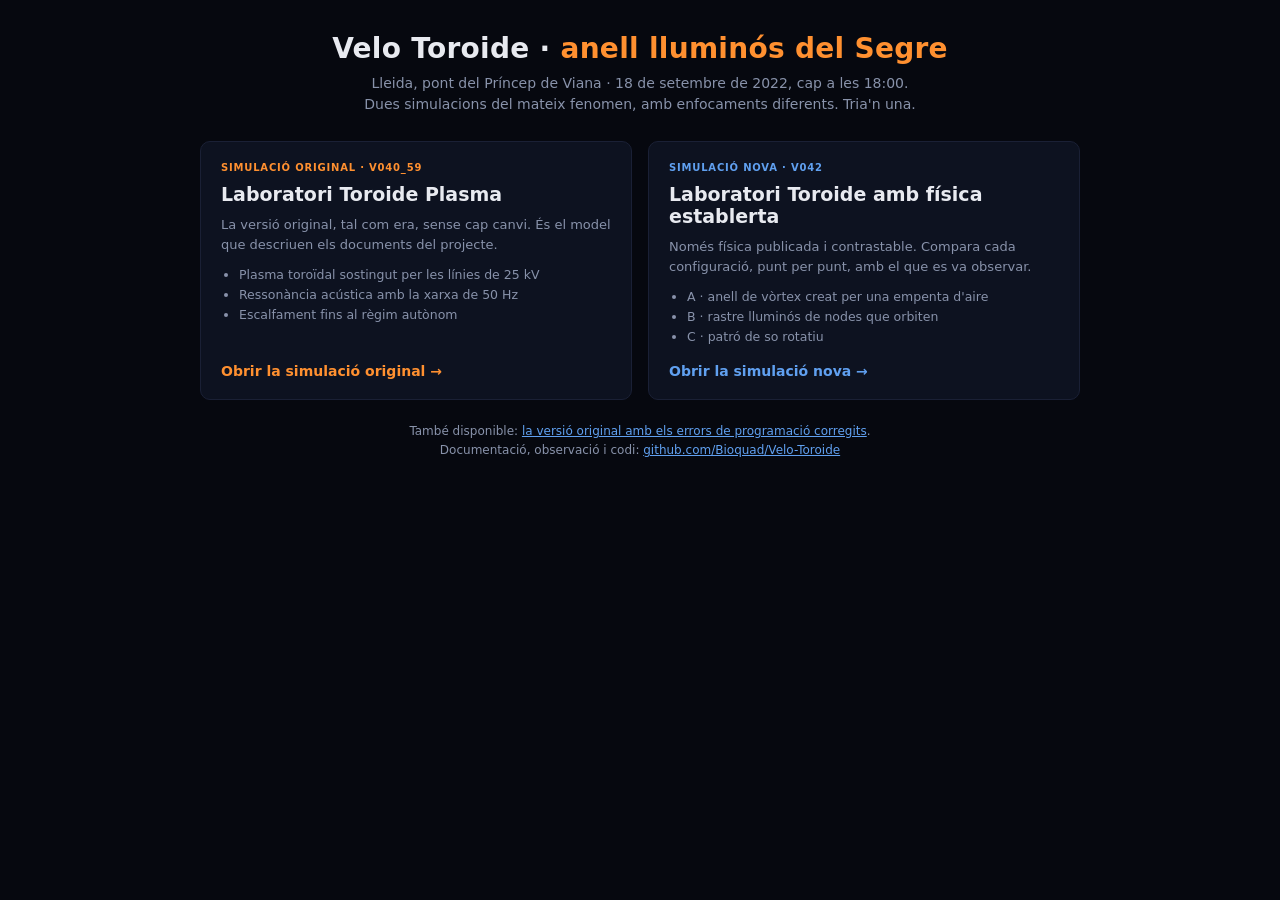
<file: index.html>
<!DOCTYPE html>
<html lang="ca">
<head>
<meta charset="UTF-8">
<meta name="viewport" content="width=device-width, initial-scale=1">
<title>Velo Toroide</title>
<meta name="description" content="Simulacions del fenomen lluminós toroïdal observat sobre el riu Segre (Lleida, 18-09-2022): la versió original i la versió nova amb física establerta.">
<style>
:root{--bg:#06080f;--pn:#0d1220;--bd:#1a2035;--tx:#e8eaf0;--mu:#8892aa;--or:#ff9030;--bl:#60a0f0}
*{box-sizing:border-box;margin:0;padding:0}
body{background:var(--bg);color:var(--tx);font-family:"Segoe UI",system-ui,sans-serif;min-height:100vh;display:flex;flex-direction:column;align-items:center;padding:32px 16px}
.hero{max-width:880px;width:100%;text-align:center;margin-bottom:26px}
h1{font-size:28px;font-weight:700;letter-spacing:.01em}
h1 span{color:var(--or)}
.sub{color:var(--mu);font-size:14px;margin-top:8px;line-height:1.5}
.cards{display:grid;grid-template-columns:1fr 1fr;gap:16px;max-width:880px;width:100%}
.card{background:var(--pn);border:1px solid var(--bd);border-radius:10px;padding:20px;display:flex;flex-direction:column;gap:10px;text-decoration:none;color:inherit;transition:border-color .15s,transform .15s}
.card:hover{border-color:#4a5480;transform:translateY(-2px)}
.tag{font-size:10px;text-transform:uppercase;letter-spacing:.08em;font-weight:700}
.card.vella .tag{color:var(--or)}
.card.nova .tag{color:var(--bl)}
.card h2{font-size:19px}
.card p{color:var(--mu);font-size:13px;line-height:1.55}
.card ul{color:var(--mu);font-size:12.5px;line-height:1.6;padding-left:18px}
.go{margin-top:auto;padding-top:6px;font-weight:700;font-size:14px}
.card.vella .go{color:var(--or)}
.card.nova .go{color:var(--bl)}
.peu{max-width:880px;width:100%;margin-top:22px;color:var(--mu);font-size:12px;line-height:1.6;text-align:center}
.peu a{color:var(--bl)}
@media (max-width:700px){.cards{grid-template-columns:1fr}h1{font-size:23px}}
</style>
</head>
<body>

<div class="hero">
  <h1>Velo Toroide · <span>anell lluminós del Segre</span></h1>
  <p class="sub">Lleida, pont del Príncep de Viana · 18 de setembre de 2022, cap a les 18:00.<br>
  Dues simulacions del mateix fenomen, amb enfocaments diferents. Tria'n una.</p>
</div>

<div class="cards">
  <a class="card vella" href="simulation/original/toroide_plasma_simulacio_V040_59.html">
    <span class="tag">Simulació original · V040_59</span>
    <h2>Laboratori Toroide Plasma</h2>
    <p>La versió original, tal com era, sense cap canvi. És el model que descriuen els documents del projecte.</p>
    <ul>
      <li>Plasma toroïdal sostingut per les línies de 25 kV</li>
      <li>Ressonància acústica amb la xarxa de 50 Hz</li>
      <li>Escalfament fins al règim autònom</li>
    </ul>
    <span class="go">Obrir la simulació original →</span>
  </a>

  <a class="card nova" href="simulation/v041/index.html">
    <span class="tag">Simulació nova · V042</span>
    <h2>Laboratori Toroide amb física establerta</h2>
    <p>Només física publicada i contrastable. Compara cada configuració, punt per punt, amb el que es va observar.</p>
    <ul>
      <li>A · anell de vòrtex creat per una empenta d'aire</li>
      <li>B · rastre lluminós de nodes que orbiten</li>
      <li>C · patró de so rotatiu</li>
    </ul>
    <span class="go">Obrir la simulació nova →</span>
  </a>
</div>

<p class="peu">
  També disponible: <a href="simulation/toroide_plasma_simulacio_V040_59.html">la versió original amb els errors de programació corregits</a>.<br>
  Documentació, observació i codi: <a href="https://github.com/Bioquad/Velo-Toroide">github.com/Bioquad/Velo-Toroide</a>
</p>

</body>
</html>
</file>
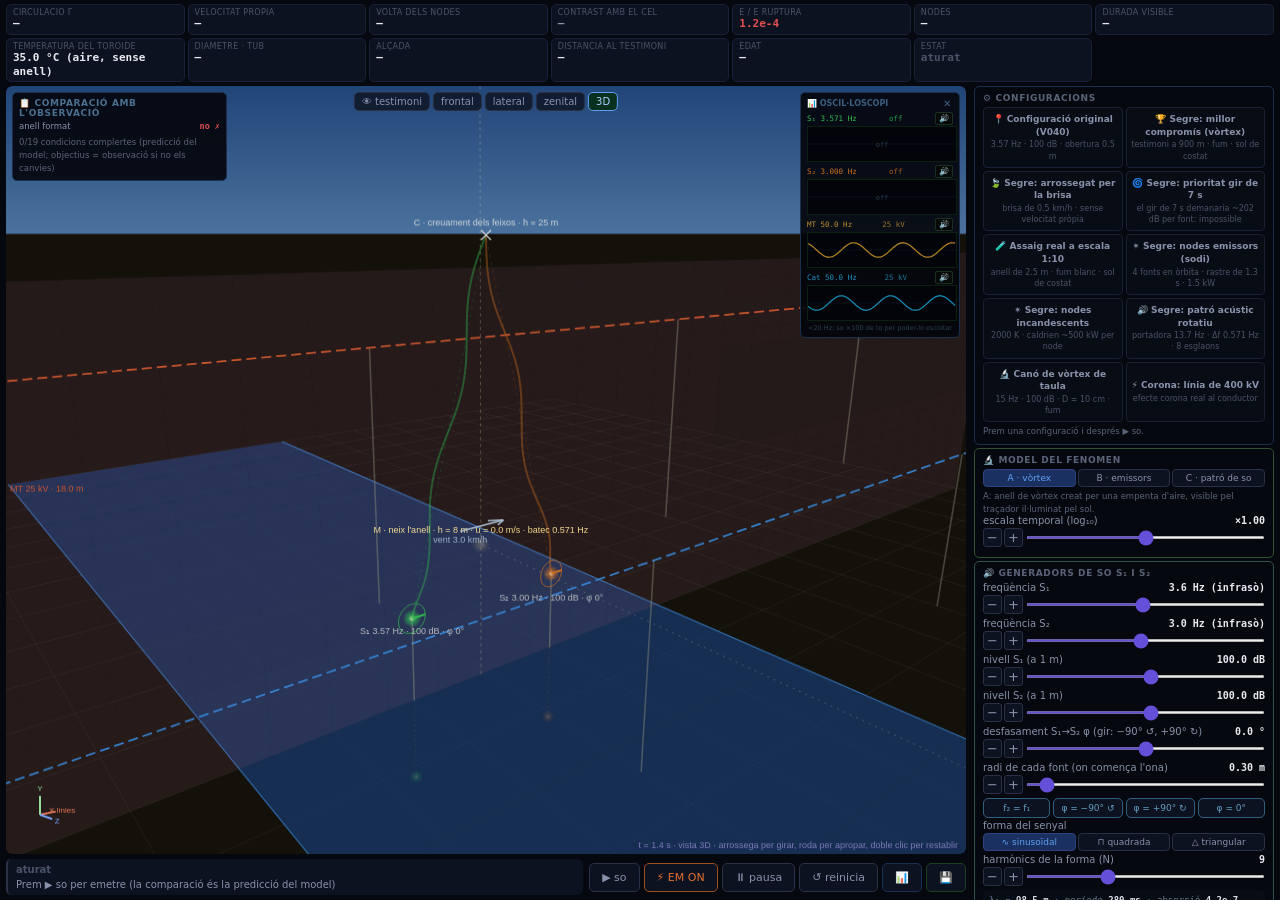
<file: simulation/v041/index.html>
<!DOCTYPE html>
<html lang="ca">
<head>
<meta charset="UTF-8">
<meta name="viewport" content="width=device-width, initial-scale=1">
<title>Laboratori Toroide V042</title>
<meta name="description" content="Simulador amb física establerta d'un anell de vòrtex generat per so sobre el riu Segre: formació, evolució turbulenta, gir dels nodes, òptica solar i camp elèctric de les línies.">
<link rel="stylesheet" href="estil.css">
</head>
<body>

<div class="hdr">
  <div class="hc"><div class="hc-l">circulació Γ</div><div class="hc-v" id="hv-gam">—</div></div>
  <div class="hc"><div class="hc-l">velocitat pròpia</div><div class="hc-v" id="hv-u">—</div></div>
  <div class="hc"><div class="hc-l">volta dels nodes</div><div class="hc-v" id="hv-rot">—</div></div>
  <div class="hc"><div class="hc-l">contrast amb el cel</div><div class="hc-v" id="hv-c">—</div></div>
  <div class="hc"><div class="hc-l">E / E ruptura</div><div class="hc-v" id="hv-x">—</div></div>
  <div class="hc"><div class="hc-l">nodes</div><div class="hc-v" id="hv-n">—</div></div>
  <div class="hc"><div class="hc-l">durada visible</div><div class="hc-v" id="hv-vida">—</div></div>
  <div class="hc"><div class="hc-l">temperatura del toroide</div><div class="hc-v" id="hv-temp">—</div></div>
  <div class="hc"><div class="hc-l">diàmetre · tub</div><div class="hc-v" id="hv-dim">—</div></div>
  <div class="hc"><div class="hc-l">alçada</div><div class="hc-v" id="hv-h">—</div></div>
  <div class="hc"><div class="hc-l">distància al testimoni</div><div class="hc-v" id="hv-dist">—</div></div>
  <div class="hc"><div class="hc-l">edat</div><div class="hc-v" id="hv-edat">—</div></div>
  <div class="hc"><div class="hc-l">estat</div><div class="hc-v" id="hv-es">aturat</div></div>
</div>

<div class="mid">
 <div class="col">
  <div class="cvw">
    <canvas id="cv"></canvas>

    <!-- Vistes de càmera: arrossega per girar, roda/pessic per apropar, doble clic per tornar -->
    <div class="vistes" title="Arrossega per girar · roda o pessic per apropar · doble clic per tornar a la vista">
      <button class="bn vt" data-vista="testimoni">👁 testimoni</button>
      <button class="bn vt" data-vista="frontal">frontal</button>
      <button class="bn vt" data-vista="lateral">lateral</button>
      <button class="bn vt" data-vista="zenital">zenital</button>
      <button class="bn vt on" data-vista="persp">3D</button>
    </div>

    <!-- Oscil·loscopi -->
    <div class="ov" id="osc-panel">
      <div style="display:flex;justify-content:space-between;align-items:center;margin-bottom:3px">
        <span style="font-size:8px;color:#3a6080;font-weight:700">📊 OSCIL·LOSCOPI</span>
        <button class="x" data-act="osc" title="Tanca">✕</button>
      </div>
      <div id="osc-rows"></div>
      <div style="font-size:6.5px;color:#2a4050;text-align:center">&lt;20 Hz: so ×100 de to per poder-lo escoltar</div>
    </div>
  </div>

  <!-- Botons de funcionament: sota la simulació i per sobre dels paràmetres -->
  <div class="bot">
    <div class="ph"><span class="pn" id="ph-n" style="color:#4a5468">aturat</span><span id="ph-d">Tria un preset o ajusta els paràmetres i prem ▶ so</span></div>
    <div class="bts">
      <button class="bn" id="b-go" data-act="so">▶ so</button>
      <button class="bn" id="b-em" data-act="em" style="border-color:#a05020;color:#e07030">⚡ EM ON</button>
      <button class="bn pa" id="b-pa" data-act="pausa">⏸ pausa</button>
      <button class="bn" data-act="reinicia">↺ reinicia</button>
      <button class="bn" data-act="osc" style="border-color:#1a3050;color:#3a6080" title="Oscil·loscopi">📊</button>
      <button class="bn" data-act="desa" style="border-color:#1a4020;color:#40a060" title="Configuracions">💾</button>
    </div>
  </div>

  <!-- Comparació amb l'observació del 18-09-2022 -->
  <div class="ov" id="cmp-panel">
    <div class="sec-t" style="color:#4a7090;margin-bottom:2px">📋 comparació amb l'observació</div>
    <div id="cmp-rows"></div>
    <div class="nota" id="cmp-score"></div>
  </div>

 </div>

  <div class="pnl" id="pnl"></div>
</div>

<div id="savecfg-panel">
  <div style="font-size:10px;color:#6090b0;margin-bottom:8px;font-weight:700">💾 CONFIGURACIONS DESADES</div>
  <select id="cfg-list"></select>
  <div class="bts">
    <button class="bn" data-act="cfg-desa">💾 Desa</button>
    <button class="bn" data-act="cfg-carrega">📂 Carrega</button>
    <button class="bn" data-act="cfg-elimina">🗑 Elimina</button>
    <button class="bn" data-act="desa">✕ Tanca</button>
  </div>
</div>

<script src="fisica.js"></script>
<script src="ui.js"></script>
</body>
</html>
</file>
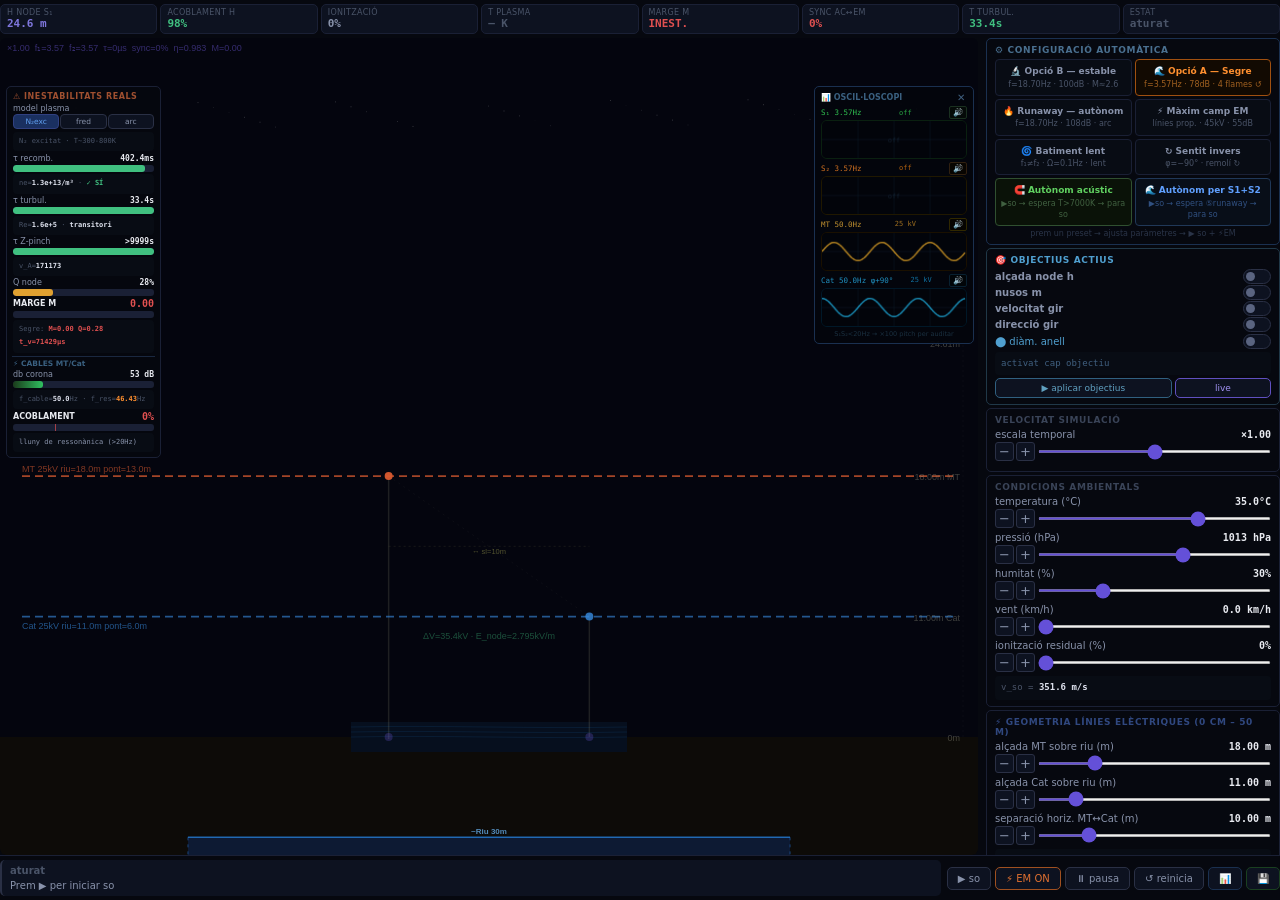
<file: simulation/toroide_plasma_simulacio_V040_59.html>
<!DOCTYPE html>
<html lang="ca">
<head>
<meta charset="UTF-8">
<title>Laboratori Toroide Plasma v5</title>
<style>
*{box-sizing:border-box;margin:0;padding:0}
body{font-family:"Segoe UI",system-ui,sans-serif;font-size:12px;color:#e8eaf0;background:#06080f;display:flex;flex-direction:column;height:100vh;overflow:hidden}
canvas{display:block;width:100%;height:100%;background:#06080f;border-radius:6px}
.hdr{display:grid;grid-template-columns:repeat(8,1fr);gap:3px;padding:4px 0;flex-shrink:0}
.hc{background:#0d1220;border-radius:5px;padding:3px 6px;border:0.5px solid #1a2035}
.hc-l{font-size:8px;color:#4a5468;text-transform:uppercase;letter-spacing:.04em}
.hc-v{font-size:11px;font-weight:700;font-family:monospace}
.mid{display:flex;gap:8px;flex:1;min-height:0}
.pnl{width:294px;flex-shrink:0;overflow-y:auto;display:flex;flex-direction:column;gap:3px}
.pnl::-webkit-scrollbar{width:3px}.pnl::-webkit-scrollbar-thumb{background:#1a2035;border-radius:2px}
.sec{border:0.5px solid #1a2035;border-radius:5px;padding:6px 8px;flex-shrink:0}
.sec-t{font-size:9px;text-transform:uppercase;letter-spacing:.07em;color:#3a4458;margin-bottom:4px;font-weight:700}
.sec-t.warn{color:#a05030}.sec-t.em{color:#304880}
.pr{margin-bottom:4px}
.pr-h{display:flex;justify-content:space-between;align-items:center;margin-bottom:2px}
.pr-l{font-size:10px;color:#8892aa}
.pr-v{font-size:10px;font-weight:700;color:#e8eaf0;min-width:72px;text-align:right;font-family:monospace}
.row{display:flex;align-items:center;gap:3px}
.row input[type=range]{flex:1;height:3px;cursor:pointer;accent-color:#6450d8}
.sp{display:flex;gap:2px}
.sb{width:19px;height:19px;border:0.5px solid #2a3045;border-radius:3px;background:#0d1220;color:#8892aa;font-size:13px;cursor:pointer;display:flex;align-items:center;justify-content:center;user-select:none;transition:all .1s;font-family:inherit}
.sb:hover{background:#1a2035;color:#e8eaf0}.sb:active{background:#6450d8;color:#fff}
.fm{background:#080c14;border-radius:4px;padding:3px 6px;font-size:9px;color:#4a5468;line-height:1.9;margin-top:2px;font-family:monospace}
.fm .v{color:#e0e4f0;font-weight:700}.fm .o{color:#ff9030;font-weight:700}
.fm .g{color:#40c080;font-weight:700}.fm .r{color:#e05050;font-weight:700}.fm .b{color:#60a0f0;font-weight:700}
.sg{display:flex;gap:2px;margin-bottom:3px}
.sg-b{flex:1;padding:3px;border:0.5px solid #2a3045;border-radius:4px;background:#0d1220;font-size:9px;cursor:pointer;text-align:center;color:#8892aa;transition:all .1s}
.sg-b.on{background:#1a3060;color:#60a0f0;border-color:#304080}
.tr{display:flex;justify-content:space-between;align-items:center;margin-bottom:2px}
.tr-l{font-size:10px;color:#8892aa}
.sw{width:28px;height:15px;background:#0d1220;border-radius:8px;border:0.5px solid #2a3045;cursor:pointer;position:relative;transition:background .15s}
.sw.on{background:#30c070;border-color:#30c070}
.sw::after{content:'';position:absolute;top:2px;left:2px;width:9px;height:9px;border-radius:50%;background:#5a6480;transition:left .15s}
.sw.on::after{left:15px;background:#fff}
.pb{height:3px;background:#1a2035;border-radius:2px;overflow:hidden;margin-top:2px}
.pbf{height:100%;border-radius:2px;transition:width .08s}
.stab-bar{height:7px;background:#1a2035;border-radius:3px;overflow:hidden;margin-top:2px}
.stab-fill{height:100%;border-radius:3px;transition:width .3s,background .3s}
/* Barra de sincronització temporal — mostra el cicle de 20ms */
.sync-bar{height:12px;background:#080c14;border-radius:4px;overflow:hidden;margin-top:3px;position:relative;border:0.5px solid #1a2035}
.sync-em{position:absolute;top:0;height:100%;border-radius:2px;background:linear-gradient(90deg,rgba(216,90,48,0),rgba(216,90,48,0.8),rgba(216,90,48,0));width:4%}
.sync-ac{position:absolute;top:0;height:100%;border-radius:2px;background:linear-gradient(90deg,rgba(100,180,255,0),rgba(100,180,255,0.9),rgba(100,180,255,0));width:4%}
.sync-win{position:absolute;top:0;height:100%;background:rgba(64,192,128,0.15);border-radius:2px}
.bot{display:flex;align-items:center;gap:6px;padding:4px 0;flex-shrink:0;border-top:0.5px solid #1a2035}
.ph{flex:1;padding:3px 8px;background:#0d1220;border-radius:5px;font-size:10px;color:#8892aa;border-left:2px solid #2a3045;line-height:1.5;min-width:0}
.ph .pn{display:block;font-weight:700}
.bts{display:flex;gap:4px;flex-shrink:0}
.bn{padding:5px 10px;border:0.5px solid #2a3045;border-radius:5px;background:#0d1220;color:#8892aa;font-size:10px;cursor:pointer;white-space:nowrap;transition:all .12s;font-family:inherit}
.bn:hover{border-color:#4a5480;color:#e8eaf0}
.preset-grid{display:grid;grid-template-columns:1fr 1fr;gap:3px;margin-bottom:3px}
.pb-btn{padding:5px 4px;border:0.5px solid #1a2035;border-radius:4px;background:#080c14;color:#8892aa;font-size:9px;cursor:pointer;text-align:center;line-height:1.4;transition:all .12s;font-family:inherit;width:100%}
.pb-btn:hover{border-color:#4a5480;color:#e8eaf0;background:#0d1220}
.pb-btn.active{border-color:#30a060;color:#40e080;background:#0a1a0a}
.pb-btn .pb-t{font-weight:700;font-size:9px;display:block}
.pb-btn .pb-d{font-size:8px;color:#4a5468;display:block;margin-top:1px}.bn.go.on{background:#0a3020;color:#40e080}
.bn.pa.on{background:#302010;border-color:#a07020;color:#e0a030}
.bn.sync{border-color:#6050c0;color:#a090f0;font-size:9px;padding:4px 7px}.bn.sync:hover{background:#1a1040}
.bn.opt{border-color:#306080;color:#60a0c0;font-size:9px;padding:4px 7px}.bn.opt:hover{background:#0a2030}
</style>
</head>
<body>

<div class="hdr">
  <div class="hc"><div class="hc-l">h node S₁</div><div class="hc-v" id="hv-hn" style="color:#7f77dd">— m</div></div>
  <div class="hc"><div class="hc-l">acoblament η</div><div class="hc-v" id="hv-eta" style="color:#60a0f0">—</div></div>
  <div class="hc"><div class="hc-l">ionització</div><div class="hc-v" id="hv-ion" style="color:#e0a030">0%</div></div>
  <div class="hc"><div class="hc-l">T plasma</div><div class="hc-v" id="hv-tt" style="color:#ff9030">— K</div></div>
  <div class="hc"><div class="hc-l">marge M</div><div class="hc-v" id="hv-stab">—</div></div>
  <div class="hc"><div class="hc-l">sync ac↔EM</div><div class="hc-v" id="hv-sync" style="color:#8892aa">—</div></div>
  <div class="hc"><div class="hc-l">τ turbul.</div><div class="hc-v" id="hv-tturb" style="color:#8892aa">—</div></div>
  <div class="hc"><div class="hc-l">estat</div><div class="hc-v" id="hv-es" style="color:#4a5468">aturat</div></div>
</div>

<div class="mid">
<div style="flex:1;min-height:0;position:relative;overflow:hidden;border-radius:6px">
<canvas id="cv"></canvas>

<!-- OVERLAY OSCIL·LOSCOPI — top-right del canvas -->
<div id="osc-panel" style="position:absolute;top:48px;right:4px;background:rgba(4,6,12,0.93);border:0.5px solid #1a3050;border-radius:5px;padding:5px 6px;width:160px;z-index:10">
  <div style="display:flex;justify-content:space-between;align-items:center;margin-bottom:3px">
    <span style="font-size:8px;color:#3a6080;font-weight:700">📊 OSCIL·LOSCOPI</span>
    <button onclick="document.getElementById('osc-panel').style.display='none'" style="background:none;border:none;color:#406080;font-size:10px;cursor:pointer;padding:0 2px">✕</button>
  </div>
  <!-- S1 -->
  <div style="margin-bottom:3px">
    <div style="display:flex;justify-content:space-between;align-items:center;margin-bottom:1px">
      <span style="font-size:7.5px;color:#30c050;font-family:monospace">S₁ <span id="osc-f-s1">—</span></span>
      <span style="font-size:7px;color:#28a040;font-family:monospace;text-align:right" id="osc-val-s1">—</span>
      <button id="spk-s1" onclick="toggleAudio('s1')" style="font-size:8px;background:#050a08;border:0.5px solid #1a3020;border-radius:2px;color:#305020;padding:1px 3px;cursor:pointer">🔊</button>
    </div>
    <canvas id="osc-s1" width="148" height="38" style="display:block;background:#02060a;border:0.5px solid #0a2010"></canvas>
  </div>
  <!-- S2 -->
  <div style="margin-bottom:3px">
    <div style="display:flex;justify-content:space-between;align-items:center;margin-bottom:1px">
      <span style="font-size:7.5px;color:#d07020;font-family:monospace">S₂ <span id="osc-f-s2">—</span></span>
      <span style="font-size:7px;color:#b06010;font-family:monospace;text-align:right" id="osc-val-s2">—</span>
      <button id="spk-s2" onclick="toggleAudio('s2')" style="font-size:8px;background:#080501;border:0.5px solid #302010;border-radius:2px;color:#504020;padding:1px 3px;cursor:pointer">🔊</button>
    </div>
    <canvas id="osc-s2" width="148" height="38" style="display:block;background:#060400;border:0.5px solid #201800"></canvas>
  </div>
  <!-- MT -->
  <div style="margin-bottom:3px">
    <div style="display:flex;justify-content:space-between;align-items:center;margin-bottom:1px">
      <span style="font-size:7.5px;color:#c09030;font-family:monospace">MT <span id="osc-f-mt">—</span></span>
      <span style="font-size:7px;color:#a07020;font-family:monospace;text-align:right" id="osc-val-mt">—</span>
      <button id="spk-mt" onclick="toggleAudio('mt')" style="font-size:8px;background:#060401;border:0.5px solid #302800;border-radius:2px;color:#504800;padding:1px 3px;cursor:pointer">🔊</button>
    </div>
    <canvas id="osc-mt" width="148" height="38" style="display:block;background:#050300;border:0.5px solid #1a1000"></canvas>
  </div>
  <!-- Cat -->
  <div>
    <div style="display:flex;justify-content:space-between;align-items:center;margin-bottom:1px">
      <span style="font-size:7.5px;color:#2090c0;font-family:monospace">Cat <span id="osc-f-cat">—</span></span>
      <span style="font-size:7px;color:#1070a0;font-family:monospace;text-align:right" id="osc-val-cat">—</span>
      <button id="spk-cat" onclick="toggleAudio('cat')" style="font-size:8px;background:#010508;border:0.5px solid #082030;border-radius:2px;color:#205040;padding:1px 3px;cursor:pointer">🔊</button>
    </div>
    <canvas id="osc-cat" width="148" height="38" style="display:block;background:#000508;border:0.5px solid #001828"></canvas>
  </div>
  <div style="margin-top:3px;font-size:6.5px;color:#1a3040;text-align:center">S₁S₂&lt;20Hz → ×100 pitch per auditar</div>
</div>

<!-- OVERLAY INESTABILITATS — top-left del canvas, sempre visible -->
<div style="position:absolute;top:48px;left:6px;background:rgba(6,8,15,0.92);border:0.5px solid #1a2035;border-radius:5px;padding:5px 6px;pointer-events:none;width:155px;overflow:hidden" id="ov-panel">
  <div class="sec-t warn" style="margin-bottom:3px;font-size:8px">⚠ inestabilitats reals</div>
  <div class="pr" style="margin-bottom:3px">
    <div style="font-size:8px;color:#8892aa;margin-bottom:1px">model plasma</div>
    <div class="sg" style="margin-top:1px;pointer-events:all;gap:1px">
      <div class="sg-b on" id="pm-exc" onclick="setPlasmaModel('exc')" title="N2/O2 excitat" style="font-size:7.5px;padding:2px 3px">N₂exc</div>
      <div class="sg-b" id="pm-fre" onclick="setPlasmaModel('fre')" title="Plasma fred" style="font-size:7.5px;padding:2px 3px">fred</div>
      <div class="sg-b" id="pm-arc" onclick="setPlasmaModel('arc')" title="Arc clàssic" style="font-size:7.5px;padding:2px 3px">arc</div>
    </div>
    <div class="fm" style="margin-top:1px;font-size:7px;white-space:nowrap;overflow:hidden;text-overflow:ellipsis" id="pm-desc">N₂ excitat · T~300-800K</div>
  </div>
  <div class="pr" style="margin-bottom:2px"><div class="pr-h" style="margin-bottom:1px"><span style="font-size:8px;color:#8892aa">τ recomb.</span><span class="pr-v" id="lv-trec" style="font-size:8px">—</span></div><div class="stab-bar"><div class="stab-fill" id="pb-trec" style="width:0%"></div></div><div class="fm" style="font-size:7px">ne=<span class="v" id="fc-ne">—</span> · <span class="v" id="fc-recon">—</span></div></div>
  <div class="pr" style="margin-bottom:2px"><div class="pr-h" style="margin-bottom:1px"><span style="font-size:8px;color:#8892aa">τ turbul.</span><span class="pr-v" id="lv-tturb" style="font-size:8px">—</span></div><div class="stab-bar"><div class="stab-fill" id="pb-tturb" style="width:0%"></div></div><div class="fm" style="font-size:7px">Re=<span class="v" id="fc-re">—</span> · <span class="v" id="fc-reg">—</span></div></div>
  <div class="pr" style="margin-bottom:2px"><div class="pr-h" style="margin-bottom:1px"><span style="font-size:8px;color:#8892aa">τ Z-pinch</span><span class="pr-v" id="lv-tzp" style="font-size:8px">—</span></div><div class="stab-bar"><div class="stab-fill" id="pb-tzp" style="width:0%"></div></div><div class="fm" style="font-size:7px">v_A=<span class="v" id="fc-va">—</span></div></div>
  <div class="pr" style="margin-bottom:2px"><div class="pr-h" style="margin-bottom:1px"><span style="font-size:8px;color:#8892aa">Q node</span><span class="pr-v" id="lv-qn" style="font-size:8px">—</span></div><div class="stab-bar"><div class="stab-fill" id="pb-qn" style="width:0%"></div></div></div>
  <div class="pr" style="margin-bottom:0">
    <div class="pr-h" style="margin-bottom:1px"><span style="font-size:8px;color:#e8eaf0;font-weight:700">MARGE M</span><span class="pr-v" id="lv-stab-tot" style="font-size:10px;font-weight:700">—</span></div>
    <div class="stab-bar" style="height:7px"><div class="stab-fill" id="pb-stab" style="width:0%;height:100%"></div></div>
    <div class="fm" style="font-size:7px">Segre: <span class="v" id="fc-seg22">—</span></div>
  </div>
  <!-- ── RESSONÀCIA CABLES MT/Cat ── -->
  <div style="border-top:0.5px solid #1a2840;margin:3px -1px 2px -1px"></div>
  <div style="font-size:7.5px;color:#3a6080;font-weight:700;margin-bottom:2px">⚡ CABLES MT/Cat</div>
  <div class="pr" style="margin-bottom:2px">
    <div class="pr-h" style="margin-bottom:1px">
      <span style="font-size:8px;color:#8892aa">db corona</span>
      <span class="pr-v" id="lv-db-cor" style="font-size:8px">—</span>
    </div>
    <div class="stab-bar"><div class="stab-fill" id="pb-db-cor" style="width:0%;background:linear-gradient(90deg,#1a3a1a,#30a050)"></div></div>
    <div class="fm" style="font-size:7px">f_cable=<span class="v" id="fc-fcable">50</span>Hz · f_res=<span class="o" id="fc-fres">—</span>Hz</div>
  </div>
  <div class="pr" style="margin-bottom:0">
    <div class="pr-h" style="margin-bottom:1px">
      <span style="font-size:8px;color:#e8eaf0;font-weight:700">ACOBLAMENT</span>
      <span class="pr-v" id="lv-acob" style="font-size:10px;font-weight:700">—</span>
    </div>
    <div class="stab-bar" style="height:7px;position:relative">
      <div class="stab-fill" id="pb-acob" style="width:0%;height:100%"></div>
      <div style="position:absolute;top:0;bottom:0;left:30%;width:1px;background:#e05050;opacity:0.7"></div>
    </div>
    <div class="fm" style="font-size:7px" id="fc-acob-note">—</div>
  </div>
</div>
</div>
<div class="pnl">

  <div class="sec" style="border-color:#1a3050">
    <div class="sec-t" style="color:#4a7090">⚙ configuració automàtica</div>
    <div class="preset-grid">
      <button class="pb-btn" id="pb-0" onclick="loadPreset(0)">
        <span class="pb-t">🔬 Opció B — estable</span>
        <span class="pb-d">f=18.70Hz · 100dB · M≈2.6</span>
      </button>
      <button class="pb-btn" id="pb-1" onclick="loadPreset(1)" style="border-color:#a05010;background:#120a02">
        <span class="pb-t" style="color:#ff9030">🌊 Opció A — Segre</span>
        <span class="pb-d" style="color:#a06020">f=3.57Hz · 78dB · 4 flames ↺</span>
      </button>
      <button class="pb-btn" id="pb-2" onclick="loadPreset(2)">
        <span class="pb-t">🔥 Runaway — autònom</span>
        <span class="pb-d">f=18.70Hz · 108dB · arc</span>
      </button>
      <button class="pb-btn" id="pb-3" onclick="loadPreset(3)">
        <span class="pb-t">⚡ Màxim camp EM</span>
        <span class="pb-d">línies prop. · 45kV · 55dB</span>
      </button>
      <button class="pb-btn" id="pb-4" onclick="loadPreset(4)">
        <span class="pb-t">🌀 Batiment lent</span>
        <span class="pb-d">f₁≠f₂ · Ω=0.1Hz · lent</span>
      </button>
      <button class="pb-btn" id="pb-5" onclick="loadPreset(5)">
        <span class="pb-t">↻ Sentit invers</span>
        <span class="pb-d">φ=−90° · remolí ↻</span>
      </button>
      <button class="pb-btn" id="pb-6" onclick="loadPreset(6)" style="border-color:#305030;background:#0a1208">
        <span class="pb-t" style="color:#60d060">🧲 Autònom acústic</span>
        <span class="pb-d" style="color:#406040">▶so → espera T>7000K → para so</span>
      </button>
      <button class="pb-btn" id="pb-7" onclick="loadPreset(7)" style="border-color:#203858;background:#080e18">
        <span class="pb-t" style="color:#60a0ff">🌊 Autònom per S1+S2</span>
        <span class="pb-d" style="color:#305080">▶so → espera ⑤runaway → para so</span>
      </button>
    </div>
    <div style="font-size:8px;color:#2a3448;text-align:center">prem un preset → ajusta paràmetres → ▶ so + ⚡EM</div>
  </div>

  <!-- ═══ OBJECTIUS ACTIUS ═══ -->
  <div class="sec" style="border-color:#203848">
    <div class="sec-t" style="color:#50a0d0">🎯 objectius actius</div>

    <!-- h_node -->
    <div class="tr" style="margin-bottom:1px">
      <span class="tr-l" style="font-weight:700">alçada node h</span>
      <div class="sw" id="obj-h-sw" onclick="toggleObj('h')"></div>
    </div>
    <div id="obj-h-ctrl" style="display:none;padding:2px 0 3px 0">
      <div class="pr" style="margin-bottom:2px">
        <div class="pr-h"><span class="pr-l">h desitjat</span><span class="pr-v" id="lv-obj-h">10.0 m</span></div>
        <div class="row"><div class="sp"><button class="sb" id="bm-obj-h">−</button><button class="sb" id="bp-obj-h">+</button></div><input type="range" id="sl-obj-h" min="0.5" max="150" step="0.5" value="10"></div>
      </div>
      <div class="fm" id="fc-obj-h">→ f_bat=— Hz · actual: —m</div>
    </div>

    <!-- nusos -->
    <div class="tr" style="margin-bottom:1px">
      <span class="tr-l" style="font-weight:700">nusos m</span>
      <div class="sw" id="obj-m-sw" onclick="toggleObj('m')"></div>
    </div>
    <div id="obj-m-ctrl" style="display:none;padding:2px 0 3px 0">
      <div class="pr" style="margin-bottom:2px">
        <div class="pr-h"><span class="pr-l">nusos desitjats</span><span class="pr-v" id="lv-obj-m">4</span></div>
        <div class="row"><div class="sp"><button class="sb" id="bm-obj-m">−</button><button class="sb" id="bp-obj-m">+</button></div><input type="range" id="sl-obj-m" min="1" max="12" step="1" value="4"></div>
      </div>
      <div class="fm" id="fc-obj-m">→ f₁=— Hz · actual: — nusos</div>
    </div>

    <!-- velocitat de gir -->
    <div class="tr" style="margin-bottom:1px">
      <span class="tr-l" style="font-weight:700">velocitat gir</span>
      <div class="sw" id="obj-v-sw" onclick="toggleObj('v')"></div>
    </div>
    <div id="obj-v-ctrl" style="display:none;padding:2px 0 3px 0">
      <div class="pr" style="margin-bottom:2px">
        <div class="pr-h"><span class="pr-l">f_bat desitjat (Hz)</span><span class="pr-v" id="lv-obj-v">1.00 Hz</span></div>
        <div class="row"><div class="sp"><button class="sb" id="bm-obj-v">−</button><button class="sb" id="bp-obj-v">+</button></div><input type="range" id="sl-obj-v" min="0.01" max="20" step="0.01" value="1"></div>
      </div>
      <div class="fm" id="fc-obj-v">→ h_node=— m · actual: — Hz</div>
      <div class="fm" style="color:#a06020;display:none" id="fc-obj-hv-note">⚠ linked a h: s'usa h si tots dos actius</div>
    </div>

    <!-- direcció de gir -->
    <div class="tr" style="margin-bottom:1px">
      <span class="tr-l" style="font-weight:700">direcció gir</span>
      <div class="sw" id="obj-d-sw" onclick="toggleObj('d')"></div>
    </div>
    <div id="obj-d-ctrl" style="display:none;padding:2px 0 3px 0">
      <div class="sg">
        <div class="sg-b on" id="obj-d-ccw" onclick="setObjDir(1)" style="font-size:10px">↺ antihorari</div>
        <div class="sg-b" id="obj-d-cw" onclick="setObjDir(-1)" style="font-size:10px">↻ horari</div>
      </div>
      <div class="fm" id="fc-obj-d">→ φ=— · actual: —</div>
    </div>

    <!-- Status i botó aplicar -->

    <!-- Objectiu: diàmetre anell -->
    <div class="pr" style="margin:2px 0">
      <div class="pr-h" style="margin-bottom:1px">
        <span class="pr-l" style="color:#50a0d0">⬤ diàm. anell</span>
        <div class="sw" id="obj-r-sw" onclick="toggleObj('r')"></div>
      </div>
    </div>
    <div id="obj-r-ctrl" style="display:none;padding:2px 0 3px 0">
      <div class="pr-h" style="margin-bottom:1px">
        <span class="pr-l">diàmetre desitjat (m)</span><span class="pr-v" id="lv-obj-r">20.0 m</span>
      </div>
      <div class="row"><div class="sp"><button class="sb" id="bm-obj-r">−</button><button class="sb" id="bp-obj-r">+</button></div>
        <input type="range" id="sl-obj-r" min="1" max="100" step="0.5" value="20">
      </div>
      <div class="fm" id="fc-obj-r">→ sl=— m · actual: —m diàm.</div>
    </div>

    <div class="fm" id="obj-status" style="margin-top:3px;color:#406080">activat cap objectiu</div>
    <div style="display:flex;gap:3px;margin-top:3px">
      <button class="bn opt" onclick="applyObjectives()" style="flex:2">▶ aplicar objectius</button>
      <button class="bn sync" onclick="applyObjectivesLive();toggleObjLive()" id="obj-live-btn" style="flex:1">live</button>
    </div>
  </div>

  <div class="sec">
    <div class="sec-t">velocitat simulació</div>
    <div class="pr"><div class="pr-h"><span class="pr-l">escala temporal</span><span class="pr-v" id="lv-spd">×1.00</span></div>
    <div class="row"><div class="sp"><button class="sb" id="bm-spd">−</button><button class="sb" id="bp-spd">+</button></div><input type="range" id="sl-spd" min="-2" max="2" step="0.05" value="0"></div></div>
  </div>

  <div class="sec">
    <div class="sec-t">condicions ambientals</div>
    <div class="pr"><div class="pr-h"><span class="pr-l">temperatura (°C)</span><span class="pr-v" id="lv-T">35.0°C</span></div><div class="row"><div class="sp"><button class="sb" id="bm-T">−</button><button class="sb" id="bp-T">+</button></div><input type="range" id="sl-T" min="0" max="50" step="0.1" value="35"></div></div>
    <div class="pr"><div class="pr-h"><span class="pr-l">pressió (hPa)</span><span class="pr-v" id="lv-P">1013 hPa</span></div><div class="row"><div class="sp"><button class="sb" id="bm-P">−</button><button class="sb" id="bp-P">+</button></div><input type="range" id="sl-P" min="950" max="1050" step="1" value="1013"></div></div>
    <div class="pr"><div class="pr-h"><span class="pr-l">humitat (%)</span><span class="pr-v" id="lv-H">30%</span></div><div class="row"><div class="sp"><button class="sb" id="bm-H">−</button><button class="sb" id="bp-H">+</button></div><input type="range" id="sl-H" min="5" max="100" step="1" value="30"></div></div>
    <div class="pr"><div class="pr-h"><span class="pr-l">vent (km/h)</span><span class="pr-v" id="lv-W">0.0 km/h</span></div><div class="row"><div class="sp"><button class="sb" id="bm-W">−</button><button class="sb" id="bp-W">+</button></div><input type="range" id="sl-W" min="0" max="40" step="0.1" value="0"></div></div>
    <div class="pr"><div class="pr-h"><span class="pr-l">ionització residual (%)</span><span class="pr-v" id="lv-IR">0%</span></div><div class="row"><div class="sp"><button class="sb" id="bm-IR">−</button><button class="sb" id="bp-IR">+</button></div><input type="range" id="sl-IR" min="0" max="100" step="1" value="0"></div></div>
    <div class="fm">v_so = <span class="v" id="fc-vs">351.0 m/s</span></div>
  </div>

  <!-- GEOMETRIA LÍNIES ELÈCTRIQUES: alçades independents MT i Cat -->
  <div class="sec">
    <div class="sec-t em">⚡ geometria línies elèctriques (0 cm – 50 m)</div>
    <div class="pr"><div class="pr-h"><span class="pr-l">alçada MT sobre riu (m)</span><span class="pr-v" id="lv-hmt">10.00 m</span></div><div class="row"><div class="sp"><button class="sb" id="bm-hmt">−</button><button class="sb" id="bp-hmt">+</button></div><input type="range" id="sl-hmt" min="0.01" max="80" step="0.1" value="18"></div></div>
    <div class="pr"><div class="pr-h"><span class="pr-l">alçada Cat sobre riu (m)</span><span class="pr-v" id="lv-hcat">10.00 m</span></div><div class="row"><div class="sp"><button class="sb" id="bm-hcat">−</button><button class="sb" id="bp-hcat">+</button></div><input type="range" id="sl-hcat" min="0.01" max="80" step="0.1" value="11"></div></div>
    <div class="pr"><div class="pr-h"><span class="pr-l">separació horiz. MT↔Cat (m)</span><span class="pr-v" id="lv-sl">10.00 m</span></div><div class="row"><div class="sp"><button class="sb" id="bm-sl">−</button><button class="sb" id="bp-sl">+</button></div><input type="range" id="sl-sl" min="0.01" max="50" step="0.01" value="10"></div></div>
    <div class="fm">
      h_mig = (h_MT+h_Cat)/2 = <span class="v" id="fc-hmig">10.00 m</span><br>
      Δh_línies = |h_MT−h_Cat| = <span class="v" id="fc-dhl">0.00 m</span><br>
      h_líns ≈ 2·h_node (reflector a λ/2): <span class="v" id="fc-ok">—</span>
    </div>
  </div>

  <!-- GEOMETRIA EMISSORS S1/S2 -->
  <div class="sec">
    <div class="sec-t">geometria emissors S₁/S₂</div>
    <div class="pr"><div class="pr-h"><span class="pr-l">separació S₁/S₂ (m)</span><span class="pr-v" id="lv-so">10.00 m</span></div><div class="row"><div class="sp"><button class="sb" id="bm-so">−</button><button class="sb" id="bp-so">+</button></div><input type="range" id="sl-so" min="0.01" max="50" step="0.01" value="10"></div></div>
    <!-- ══ GEOMETRIA RIU I PONT ══ -->
    <div class="sec-title" style="margin-top:6px">🌊 Riu / Pont / Fonts</div>
    <div class="pr"><div class="pr-h"><span class="pr-l">alçada S₁S₂ sobre riu (m)</span><span class="pr-v" id="lv-h_pont_riu">5.0 m</span></div><div class="row"><div class="sp"><button class="sb" id="bm-h_pont_riu">−</button><button class="sb" id="bp-h_pont_riu">+</button></div><input type="range" id="sl-h_pont_riu" min="0.01" max="50" step="0.1" value="5"></div></div>
    <div class="pr" style="display:none"><div class="pr-h"><span class="pr-l">Cat sobre pont (m)</span><span class="pr-v" id="lv-h_cat_pont">6.0 m</span></div><div class="row"><div class="sp"><button class="sb" id="bm-h_cat_pont">−</button><button class="sb" id="bp-h_cat_pont">+</button></div><input type="range" id="sl-h_cat_pont" min="0.01" max="20" step="0.1" value="6"></div></div>
    <div class="pr"><div class="pr-h"><span class="pr-l" style="color:#4080c0">Cat riu=pont+Cat</span><span class="pr-v" id="lv-hcat-calc" style="color:#4080c0">11.0 m</span></div></div>
    <div class="pr"><div class="pr-h"><span class="pr-l">amplada riu (m)</span><span class="pr-v" id="lv-a_riu">30 m</span></div><div class="row"><div class="sp"><button class="sb" id="bm-a_riu">−</button><button class="sb" id="bp-a_riu">+</button></div><input type="range" id="sl-a_riu" min="5" max="500" step="1" value="30"></div></div>
    <div class="pr"><div class="pr-h"><span class="pr-l">convergència θ (°)</span><span class="pr-v" id="lv-theta">0.0°</span></div><div class="row"><div class="sp"><button class="sb" id="bm-theta">−</button><button class="sb" id="bp-theta">+</button></div><input type="range" id="sl-theta" min="0" max="45" step="0.5" value="0"></div>
    <div class="fm" style="font-size:7.5px">h_focus=<span class="v" id="fc-hfocus">—</span>m · h_node_riu=<span class="v" id="fc-hnode-riu">—</span>m</div></div>
    <div class="fm">
      h_node(S₁) = v_so/(4·f₁) = <span class="o" id="fc-hn1">—</span><br>
      h_node(S₂) = v_so/(4·f₂) = <span class="o" id="fc-hn2">—</span><br>
      Δh_nodes = <span class="v" id="fc-dhn">—</span> · α = <span class="v" id="fc-ag">—°</span><br>
      η_so=<span class="b" id="fc-etaso">—</span> · η_f=<span class="b" id="fc-etaf">—</span> · η=<span class="g" id="fc-eta">—</span>
    </div>
  </div>

  <div class="sec">
    <div class="sec-t">generadors acústics S₁ i S₂</div>
    <div class="pr"><div class="pr-h"><span class="pr-l">freqüència S₁</span><span class="pr-v" id="lv-f1">3.50 Hz</span></div><div class="row"><div class="sp"><button class="sb" id="bm-f1">−</button><button class="sb" id="bp-f1">+</button></div><input type="range" id="sl-f1" min="0.01" max="400" step="0.0001" value="3.5714"></div></div>
    <div class="pr"><div class="pr-h"><span class="pr-l">freqüència S₂</span><span class="pr-v" id="lv-f2">3.50 Hz</span></div><div class="row"><div class="sp"><button class="sb" id="bm-f2">−</button><button class="sb" id="bp-f2">+</button></div><input type="range" id="sl-f2" min="0.01" max="400" step="0.0001" value="3.5714"></div></div>
    <div style="display:flex;gap:3px;margin-bottom:4px">
      <button class="bn sync" onclick="syncToEM(1)">sync f₁→50/n</button>
      <button class="bn sync" onclick="syncToEM(2)">sync f₂→50/n</button>
    </div>
    <div class="pr"><div class="pr-h"><span class="pr-l">potència S₁ (dB SPL)</span><span class="pr-v" id="lv-db1">0 dB</span></div><div class="row"><div class="sp"><button class="sb" id="bm-db1">−</button><button class="sb" id="bp-db1">+</button></div><input type="range" id="sl-db1" min="0" max="250" step="1" value="0"></div><div class="pb"><div class="pbf" id="pb-db1" style="width:0%;background:linear-gradient(90deg,#4a4ab0,#c8782a,#ff8520,#ff2020)"></div></div></div>
    <div class="pr"><div class="pr-h"><span class="pr-l">potència S₂ (dB SPL)</span><span class="pr-v" id="lv-db2">0 dB</span></div><div class="row"><div class="sp"><button class="sb" id="bm-db2">−</button><button class="sb" id="bp-db2">+</button></div><input type="range" id="sl-db2" min="0" max="250" step="1" value="0"></div><div class="pb"><div class="pbf" id="pb-db2" style="width:0%;background:linear-gradient(90deg,#4a4ab0,#c8782a,#ff8520,#ff2020)"></div></div></div>
    <div class="fm">P_combinat=√(P₁²+P₂²+2P₁P₂cos(φ))=<span class="g" id="fc-db-comb">0 dB</span><br>OAM∝P₁·P₂·sin(φ)=<span class="o" id="fc-oam">0</span> · <span id="fc-oam-note" style="color:#4a5468">cap rotació si P₁=0 o P₂=0</span></div>
    <div class="pr"><div class="pr-h"><span class="pr-l">desfasament S₁→S₂ φ_ac (°)</span><span class="pr-v" id="lv-phi">+90°</span></div><div class="row"><div class="sp"><button class="sb" id="bm-phi">−</button><button class="sb" id="bp-phi">+</button></div><input type="range" id="sl-phi" min="-180" max="180" step="1" value="90"></div></div>
    <div class="pr"><div class="pr-h"><span class="pr-l">forma del senyal</span></div><div class="sg"><div class="sg-b on" id="sg-sin" onclick="setSig('sin')">sin</div><div class="sg-b" id="sg-sqr" onclick="setSig('sqr')">quad</div><div class="sg-b" id="sg-tri" onclick="setSig('tri')">tri</div></div></div>
    <div class="pr"><div class="pr-h"><span class="pr-l">posició lateral S₁S₂ (m)</span><span class="pr-v" id="lv-sx_off">0.0 m</span></div><div class="row"><div class="sp"><button class="sb" id="bm-sx_off">−</button><button class="sb" id="bp-sx_off">+</button></div><input type="range" id="sl-sx_off" min="-30" max="30" step="0.1" value="0"></div></div>
    <div class="pr" style="margin-top:3px">
      <div class="pr-h">
        <span class="pr-l" style="color:#8892aa">mode generadors</span>
        <div class="sg" id="src-mode-sg" style="gap:2px">
          <div class="sg-b on" id="src-static" onclick="setSrcMode('static')" title="Fonts fixes al pont — cal ajustar f/P manualment si l'anell deriva">📍 estàtic</div>
          <div class="sg-b"   id="src-track"  onclick="setSrcMode('track')"  title="Fonts segueixen l'anell físicament — mantenen la distància i l'acoblament">🎯 seguiment</div>
        </div>
      </div>
      <div class="fm" id="fc-src-mode" style="margin-top:2px">fonts fixes al pont · acoblament disminueix si l'anell deriva</div>
    </div>
    <div class="fm">
      λ₁=<span class="v" id="fc-lam1">—</span> · λ₂=<span class="v" id="fc-lam2">—</span><br>
      f_bat=<span class="v" id="fc-fbat">0.000 Hz</span> · Ω_vòrtex=<span class="o" id="fc-omrot">— Hz</span><br>
      k₁=<span class="b" id="fc-k1">—</span> · k₂=<span class="b" id="fc-k2">—</span><br>
      ∇×v·η=<span class="o" id="fc-rot">0.000</span> · <span class="v" id="fc-gir">—</span>
    </div>
  </div>

  <!-- SINCRONITZACIÓ TEMPORAL: el cop de so i el cop de llamp -->
  <div class="sec">
    <div class="sec-t em">⚡🔊 sincronització temporal ac↔EM (µs)</div>

    <div class="fm" style="margin-bottom:5px">
      t_viatge = h_node/v_so = <span class="v" id="fc-tv">— µs</span><br>
      t_viatge mod T_EM = <span class="v" id="fc-tvmod">— µs</span> / 20000µs<br>
      <span style="color:#4a5468">Quan el "cop de so" arriba al node, el camp EM és a:</span><br>
      fase_EM_natural = <span class="o" id="fc-fem-nat">—°</span> del cicle de 50Hz
    </div>

    <div class="pr">
      <div class="pr-h"><span class="pr-l">retard τ_sync (µs)</span><span class="pr-v" id="lv-tau">0 µs</span></div>
      <div class="row"><div class="sp"><button class="sb" id="bm-tau">−</button><button class="sb" id="bp-tau">+</button></div><input type="range" id="sl-tau" min="-10000" max="10000" step="1" value="0"></div>
    </div>
    <div style="display:flex;gap:3px;margin-bottom:4px">
      <button class="bn opt" onclick="autoOptimize()">🎯 τ òptim</button>
      <button class="bn sync" onclick="setTauZero()">τ=0</button>
    </div>

    <!-- Visualització del cicle EM amb la posició del cop de so -->
    <div style="font-size:9px;color:#4a5468;margin-bottom:2px">cicle EM (20 ms = 20000 µs) ← posició del "cop de so"</div>
    <div class="sync-bar" id="sync-bar">
      <div class="sync-win" id="sync-win"></div>
      <div class="sync-em" id="sync-em-pos"></div>
      <div class="sync-ac" id="sync-ac-pos"></div>
    </div>
    <div style="display:flex;justify-content:space-between;font-size:8px;color:#2a3448;margin-top:1px"><span>0µs</span><span>5ms</span><span>10ms</span><span>15ms</span><span>20ms</span></div>

    <div class="fm" style="margin-top:4px">
      fase_EM_total = (t_viatge+τ)/(20000) × 360° = <span class="o" id="fc-fem-tot">—°</span><br>
      qualitat sync = |sin(fase_tot)| = <span class="g" id="fc-qsync">—</span><br>
      τ_òptim per a 90° = <span class="v" id="fc-tau-opt">— µs</span><br>
      reducció llindar = <span class="g" id="fc-red-sync">—</span>
    </div>
  </div>

  <!-- ═══ FÍSICA AVANÇADA DEL NODE ═══ -->
  <div class="sec" style="border-color:#1a3050">
    <div class="sec-t" style="color:#4080b0">⚙ física del node acústic</div>
    <div class="pr">
      <div class="pr-h"><span class="pr-l">fórmula h_node</span></div>
      <div class="sg">
        <div class="sg-b on" id="nf-cls" onclick="setNodeFormula('classic')" title="λ/4 — tub acústic (reflexió)">λ/4</div>
        <div class="sg-b" id="nf-int" onclick="setNodeFormula('interferencia')" title="√((v/4f_bat)²-(so/2)²)">f_bat</div>
        <div class="sg-b" id="nf-ray" onclick="setNodeFormula('rayleigh')" title="π(so/2)²/λ">Rayleigh</div>
      </div>
      <div class="fm">
        f_bat=<span class="o" id="fc-fbat2">—</span>Hz · r=v/(4·f_bat)=<span class="v" id="fc-r-node">—</span>m<br>
        h_node=√(r²-(so/2)²)=<span class="g" id="fc-hnode-int">—</span>m · m=C/λ₁=<span class="o" id="fc-mnodes">—</span> nusos
      </div>
    </div>
    <div class="sec-t" style="color:#406080;margin-top:4px">⚙ mecanismes actius</div>
    <div class="tr"><span class="tr-l" title="plasma mescla f₁ amb 50Hz → f_EM±f₁">mescla paramètrica f_EM±f₁</span><div class="sw" id="tg-pm" onclick="toggleMech('pm')"></div></div>
    <div class="fm" id="fc-pm-info" style="display:none">f_mix=|50-f₁|=<span class="v" id="fc-pm-val">—</span>Hz → h=<span class="v" id="fc-pm-h">—</span>m · <span id="fc-pm-m">—</span> nusos</div>
    <div class="tr"><span class="tr-l" title="harmònics n·f_bat: múltiples toroïds apilats">cascada harmònica n·f_bat</span><div class="sw" id="tg-hc" onclick="toggleMech('hc')"></div></div>
    <div id="fc-hc-ctrl" style="display:none;padding:2px 0">
      <div class="pr" style="margin-bottom:2px"><div class="pr-h"><span class="pr-l">N harmònics</span><span class="pr-v" id="lv-nharm">3</span></div>
        <div class="row"><div class="sp"><button class="sb" id="bm-nharm">−</button><button class="sb" id="bp-nharm">+</button></div><input type="range" id="sl-nharm" min="1" max="6" step="1" value="3"></div></div>
      <div class="fm" id="fc-hc-info">—</div>
    </div>
    <div class="tr"><span class="tr-l" title="f₁=v_so/sl=35.16Hz: λ=sl">ressonància espacial λ=sl</span><div class="sw" id="tg-sr" onclick="toggleMech('sr')"></div></div>
    <div class="fm" id="fc-sr-info" style="display:none">f_res=v_so/sl=<span class="v" id="fc-sr-val">—</span>Hz · actual f₁: <span id="fc-sr-ok">—</span></div>
    <div class="tr"><span class="tr-l" title="f₁=50/n₁, f₂=50/n₂, f_bat=50/m">triple ressonància 50/n</span><div class="sw" id="tg-tr" onclick="toggleMech('tr')"></div></div>
    <div class="fm" id="fc-tr-info" style="display:none"><span id="fc-tr-val">—</span></div>
    <div style="display:flex;gap:3px;margin-top:4px;margin-bottom:2px">
      <button class="bn opt" onclick="calcTargetParams()" style="flex:1" title="Calcula f₁,f₂ per als objectius actius">🎯 calcula f₁,f₂</button>
      <button class="bn sync" onclick="findTripleRes()" style="flex:1" title="Cerca la triple ressonància 50/n">🔗 triple res.</button>
    </div>
    <div class="fm" id="fc-tgt-result" style="line-height:1.6;color:#4a5468">activa objectius i prem calcula</div>
  </div>

  <div class="sec">
    <div class="sec-t">acústica no-lineal (β)</div>
    <div class="pr"><div class="pr-h"><span class="pr-l">coef. no-linealitat β</span><span class="pr-v" id="lv-beta">1.20</span></div><div class="row"><div class="sp"><button class="sb" id="bm-beta">−</button><button class="sb" id="bp-beta">+</button></div><input type="range" id="sl-beta" min="1.0" max="5.0" step="0.05" value="1.2"></div></div>
    <div class="fm">
      P_ac=<span class="v" id="fc-pa">—</span> · P_eff=<span class="g" id="fc-peff">—</span><br>
      d_xoc=<span class="o" id="fc-dxoc">—</span> · <span id="fc-xoc-ok">—</span>
    </div>
  </div>

  <div class="sec">
    <div class="sec-t em">⚡ línies elèctriques</div>
    <div class="pr"><div class="pr-h"><span class="pr-l">freqüència MT (Hz)</span><span class="pr-v" id="lv-f_mt">50.0 Hz</span></div><div class="row"><div class="sp"><button class="sb" id="bm-f_mt">−</button><button class="sb" id="bp-f_mt">+</button></div><input type="range" id="sl-f_mt" min="40" max="70" step="0.1" value="50"></div>
    <div class="fm" style="font-size:8px">Cat: f_MT + φ_EM · f_bat vs S₁: <span class="o" id="fc-fres-em">—</span> Hz</div></div>
    <div class="pr"><div class="pr-h"><span class="pr-l">tensió MT (kV)</span><span class="pr-v" id="lv-vmt">25.0 kV</span></div><div class="row"><div class="sp"><button class="sb" id="bm-vmt">−</button><button class="sb" id="bp-vmt">+</button></div><input type="range" id="sl-vmt" min="0" max="50" step="0.1" value="25"></div></div>
    <div class="pr"><div class="pr-h"><span class="pr-l">tensió Cat. (kV)</span><span class="pr-v" id="lv-vcat">25.0 kV</span></div><div class="row"><div class="sp"><button class="sb" id="bm-vcat">−</button><button class="sb" id="bp-vcat">+</button></div><input type="range" id="sl-vcat" min="0" max="50" step="0.1" value="25"></div></div>
    <div class="pr"><div class="pr-h"><span class="pr-l">desfasament MT↔Cat (°)</span><span class="pr-v" id="lv-ph">90°</span></div><div class="row"><div class="sp"><button class="sb" id="bm-ph">−</button><button class="sb" id="bp-ph">+</button></div><input type="range" id="sl-ph" min="0" max="180" step="1" value="90"></div></div>
    <div class="fm">
      ΔV=<span class="v" id="fc-dv">35.4 kV</span> · E=<span class="v" id="fc-em">2.5 kV/m</span><br>
      E_rup=<span class="v" id="fc-er">—</span> &nbsp;<span id="fc-self" style="font-size:9px"></span> · k_total=<span class="b" id="fc-k">—</span><br>
      llindar_eff=<span class="o" id="fc-lld">—</span> (base:<span id="fc-lldb">—</span>)<br>
      <span class="r" id="fc-noem" style="display:none">⚠ ΔV=0 — sense ionització</span>
      <div id="fc-autonom" style="display:none;background:#0a1a08;border:1px solid #306030;color:#60d060;padding:2px 6px;margin:2px 0;font-size:9px;text-align:center;border-radius:3px"></div>
    </div>
  </div>


  <div class="sec">
    <div class="sec-t">visualització</div>
    <div class="tr"><span class="tr-l">ones S₁ i S₂</span><div class="sw on" id="tg-w" onclick="tv('w')"></div></div>
    <div class="tr"><span class="tr-l">vectors ∇×v</span><div class="sw on" id="tg-v" onclick="tv('v')"></div></div>
    <div class="tr"><span class="tr-l">spark EM + timing</span><div class="sw on" id="tg-s" onclick="tv('s')"></div></div>
    <div class="tr"><span class="tr-l">inestabilitats</span><div class="sw on" id="tg-i" onclick="tv('i')"></div></div>
    <div class="tr"><span class="tr-l">circulació plasma</span><div class="sw on" id="tg-c" onclick="tv('c')"></div></div>
    <div class="tr"><span class="tr-l">línies elèctriques</span><div class="sw on" id="tg-e" onclick="tv('e')"></div></div>
    <div class="tr"><span class="tr-l">etiquetes</span><div class="sw on" id="tg-lb" onclick="tv('lb')"></div></div>
  </div>

</div>
</div>

<div class="bot">
  <div class="ph"><span class="pn" id="ph-n" style="color:#4a5468">aturat</span><span id="ph-d">Prem ▶ per iniciar</span></div>
  <div class="bts">
    <button class="bn go" id="b-go" onclick="toggleSig()">▶ so</button>
    <button class="bn" id="b-em" onclick="toggleEM()" style="border-color:#a05020;color:#e07030">⚡ EM ON</button>
    <button class="bn pa" id="b-pa" onclick="toggleP()">⏸ pausa</button>
    <button class="bn" onclick="resetAll()">↺ reinicia</button>
    <button class="bn" onclick="toggleOscPanel()" style="border-color:#1a3050;color:#3a6080">📊</button>
    <button class="bn" onclick="toggleSavePanel()" style="border-color:#1a4020;color:#40a060">💾</button>
  </div>
</div>

<script>
const cv=document.getElementById('cv');
const cx=cv.getContext('2d');
function rc(){cv.width=cv.offsetWidth;cv.height=cv.offsetHeight;}
window.addEventListener('resize',rc);
const VIS={w:true,v:true,s:true,i:true,c:true,e:true,lb:true};
function tv(k){VIS[k]=!VIS[k];document.getElementById('tg-'+k).classList.toggle('on',VIS[k]);}
let SIG='sin';
function setSig(s){SIG=s;['sin','sqr','tri'].forEach(x=>document.getElementById('sg-'+x).classList.toggle('on',x===s));refreshUI();}
function updateSxOffLabel(){set('lv-sx_off',(S.sx_off||0).toFixed(1)+' m');}

// ══ PRESETS DE CONFIGURACIÓ AUTOMÀTICA ══
// ── ACOBLAMENT PARAMÈTRIC EM-ACÚSTIC (cables MT/Cat com a S₃/S₄) ──────────
// f_res = |f₁ - f_cable| = freqüència de batiment entre S₁ i les cables
// dB_corona = nivell acústic de la descàrrega corona de les cables al node
// couplingParam = indicador combinat (0→1) de la força de l'acoblament paramètric
const F_CABLE=50; // Hz — default MT
function fEM(){return typeof S.f_mt!=='undefined'?S.f_mt:F_CABLE;} // Freq. MT dinàmica

function fRes(){return Math.abs(S.f1-fEM());}

function couplingParam(){
  // Llei de Paschen modificada per pressió acústica (Meek & Craggs, 1953):
  // Ionització quan E/ρ_local > (E/ρ)_critical
  // ρ_local = ρ₀·(1 - P_ac/(γ·P_atm))  [rarefacció acústica redueix densitat]
  // Amplificació paramètrica k·qSync: ressonància entre camp acústic i EM
  const E_em=campEMAlNode()*1000;    // V/m al node
  const E_rup=eRup()*1000;           // V/m llindar base Paschen
  const P_ac=pAcCombined(); // Pa pressió acústica
  const P_atm=S.P*100;               // Pa
  const rho_0=P_atm*0.029/(8.314*(S.T+273)); // kg/m³ densitat ambient
  // Rarefacció: l'ona acústica redueix la densitat local (facilita ionització)
  const rho_local=Math.max(rho_0*(1-P_ac/(1.4*P_atm)), rho_0*0.05);
  // Ràtio Paschen: >1 quan E/ρ supera el llindar
  const ratio_paschen=(E_em/rho_local)/(E_rup/rho_0);
  // Amplificació paramètrica k·qSync (ressonànica f₁ amb EM)
  const k_param=S.f1>0.01?Math.max(1,Math.round(50/S.f1)):1;
  const q=Math.max(qSync(),0.01);
  return clamp(ratio_paschen*k_param*q, 0, 1);
}

// Nota visual per a f_res
function fResNote(fr){
  if(fr<1)   return '⚡ batiment <1Hz → node molt alt';
  if(fr<4)   return '⚡ zona ressonànica h='+hNode_fres(fr).toFixed(0)+'m';
  if(fr<10)  return 'bat mig · h≈'+hNode_fres(fr).toFixed(0)+'m';
  if(fr<20)  return 'bat ràpid · h≈'+hNode_fres(fr).toFixed(0)+'m';
  return 'lluny de ressonànica (>20Hz)';
}
function hNode_fres(fr){
  // h_node des de f_bat=f_res amb φ actual
  const phi_r=Math.max(Math.abs(S.phi)*Math.PI/180,0.001);
  const so2=S.so/2, vsnd=vso();
  const r=phi_r*vsnd/(2*Math.PI*Math.max(fr,0.001));
  const h2=r*r-so2*so2;
  return h2>0?Math.sqrt(h2):0;
}
// Escala LINEAL 0.01-400Hz pas 0.1Hz
function freqToSl(f){return Math.round(Math.max(0.01,Math.min(400,f))*1e4)/1e4;}
function slToFreq(v){return Math.round(Math.max(0.01,Math.min(400,+v))*1e4)/1e4;}
function fmtFreq(f){
  if(f>=1e6)return (f/1e6).toFixed(3)+' MHz';
  if(f>=1e3)return (f/1e3).toFixed(2)+' kHz';
  if(f>=10) return f.toFixed(2)+' Hz';
  return f.toFixed(3)+' Hz';
}
function initFreqControls(){
  ['f1','f2'].forEach(k=>{
    const sl=document.getElementById('sl-'+k);if(!sl)return;
    sl.value=S[k];
    sl.addEventListener('input',()=>{S[k]=slToFreq(+sl.value);set('lv-'+k,fmtFreq(S[k]));refreshUI();});
    // Pas ±0.1Hz lineal
    document.getElementById('bm-'+k).addEventListener('click',()=>{
      S[k]=Math.round(Math.max(0.01,S[k]-0.1)*1e4)/1e4;sl.value=S[k];set('lv-'+k,fmtFreq(S[k]));refreshUI();
    });
    document.getElementById('bp-'+k).addEventListener('click',()=>{
      S[k]=Math.round(Math.min(400,S[k]+0.1)*1e4)/1e4;sl.value=S[k];set('lv-'+k,fmtFreq(S[k]));refreshUI();
    });
  });
}

// ═══ FÍSICA AVANÇADA DEL NODE ═══
// NODE_FORMULA declarada a hNodeReal() més avall
const MECH={pm:false,hc:false,sr:false,tr:false};
const S_ADV={htgt:10,mtgt:4,nharm:3};

function setNodeFormula(f){
  NODE_FORMULA=f;
  ['cls','int','ray'].forEach((x,i)=>document.getElementById('nf-'+x).classList.toggle('on',['classic','interferencia','rayleigh'][i]===f));
  refreshUI();
}
function toggleMech(m){
  MECH[m]=!MECH[m];
  document.getElementById('tg-'+m).classList.toggle('on',MECH[m]);
  const showMap={pm:'fc-pm-info',hc:'fc-hc-ctrl',sr:'fc-sr-info',tr:'fc-tr-info'};
  const el=document.getElementById(showMap[m]);if(el)el.style.display=MECH[m]?'block':'none';
  refreshUI();
}
// ── FÍSICA RIU: coordenades i ona estacionaria ──────────────────────────────
// El riu Segre és el reflector acústic (R≈0.9994, reflector rígid)
// Mesures en coordenades del RIU (y=0=superfície riu)
function hCatRiu(){ return S.h_pont_riu+S.h_cat_pont; } // Cat sobre riu
function hNodeRiu(){  // node λ/4 en coordenades riu, amb correcció obliqua
  const theta_r=Math.max(0,S.theta)*Math.PI/180;
  const cos_t=Math.max(Math.cos(theta_r),0.01);
  return vso()/(4*Math.max(S.f1,0.0001)*cos_t);
}
// Ona estacionaria (reflector rígid a y=0): P(y)∝cos(ky), V(y)∝sin(ky)
function fNodeEff(){
  // Freqüència efectiva del node: la que dona la millor ressonànica
  // Si el batiment |f1-f_MT| dona k màxim, és el mecanisme dominant
  const fm=fEM();
  const fbe=Math.abs(S.f1-fm);
  const f_dir=S.f1;
  // Comparar: quina freq té k més alt?
  if(fbe>0.01 && factorK(fbe)>factorK(f_dir)) return fbe; // paramètric
  return f_dir; // directe
}
function swP(h_riu){ // pressió normalitzada a alçada h_riu sobre el riu
  return Math.abs(Math.cos(2*Math.PI*fNodeEff()/vso()*Math.max(h_riu,0)));
}
function swV(h_riu){ // velocitat normalitzada a alçada h_riu sobre el riu
  return Math.abs(Math.sin(2*Math.PI*fNodeEff()/vso()*Math.max(h_riu,0)));
}
// Auto-actualitzar hcat quan canvien h_pont_riu o h_cat_pont
function updateHcat(){ S.hcat=hCatRiu(); const el=document.getElementById('sl-hcat');if(el)el.value=S.hcat; }

function hNodeReal(){
  const fb=fBat(),vsnd=vso(),so2=S.so/2,lam=lambda1();
  if(NODE_FORMULA==='classic') return vsnd/(4*Math.max(S.f1,0.0001));
  if(NODE_FORMULA==='rayleigh') return Math.PI*so2*so2/Math.max(lam,0.001);
  // ── Mode 'interferencia': selecció automàtica per so/λ ──
  // so/λ < 0.5 (camp proper): model geomètric no vàlid → usar Rayleigh
  // so/λ ≥ 0.5 (camp llunyà): interferència de camps d'ona separats → fórmula exacta
  const f_crit=vsnd/(2*S.so); // f_crit on λ=2·so (so/λ=0.5)
  if(S.f1<f_crit&&fb<0.01){
    // Camp proper + sense batiment → rang de Rayleigh (difracció pura)
    return Math.PI*so2*so2/Math.max(lam,0.001);
  }
  if(fb>0.01){
    const phi_r=Math.max(Math.abs(S.phi)*Math.PI/180,0.001);
    const r=phi_r*vsnd/(2*Math.PI*fb);
    const h2=r*r-so2*so2;
    if(h2>0) return Math.sqrt(h2);
  }
  // Fallback: Rayleigh per a camp proper, clàssic per a camp llunyà
  return S.f1>=f_crit ? vsnd/(4*Math.max(S.f1,0.0001)) :
                        Math.PI*so2*so2/Math.max(lam,0.001);
}
let NODE_FORMULA='classic'; // 'classic'=λ/4 | 'interferencia'=f_bat | 'rayleigh'=z_R
function mNodesReal(h){return Math.max(1,Math.min(12,Math.round(2*Math.PI*h*S.f1/vso())));}
function hNodeParamMix(){
  const fm=Math.abs(fEM()-S.f1);if(fm<0.1)return null; // fEM() dinàmic, no 50 hardcoded
  const phi_r=Math.max(Math.abs(S.phi)*Math.PI/180,0.001);
  const r=phi_r*vso()/(2*Math.PI*fm),h2=r*r-Math.pow(S.so/2,2);
  return h2>0?{h:Math.sqrt(h2),f_mix:fm,m:mNodesReal(Math.sqrt(h2))}:null;
}
function harmonicNodes(){
  const fb=fBat(),nodes=[];if(fb<0.01)return nodes;
  const phi_r=Math.max(Math.abs(S.phi)*Math.PI/180,0.001);
  const vsnd=vso(),so2=S.so/2;
  for(let n=1;n<=S_ADV.nharm;n++){
    // Harmònic n: r_n = |φ_rad|·v_so/(2π·n·f_bat)
    const r=phi_r*vsnd/(2*Math.PI*n*fb);
    const h2=r*r-so2*so2;
    if(h2>0)nodes.push({n,f:n*fb,h:Math.sqrt(h2),m:mNodesReal(Math.sqrt(h2))});
  }
  return nodes;
}
function calcTargetParams(){
  const h=OBJ.h?OBJ_T.h:(OBJ.v?null:S_ADV.htgt);
  const m=OBJ.m?OBJ_T.m:S_ADV.mtgt;
  if(!h){document.getElementById('fc-tgt-result').textContent='Activa objectiu h o v primer';return;}
  const so2=S.so/2;
  // f_bat = |φ_rad|·v_so/(2π·r)   [fórmula general, no λ/4 fixat]
  const phi_r=Math.max(Math.abs(S.phi)*Math.PI/180,0.001);
  const r=Math.sqrt(h*h+so2*so2);
  const fbat=phi_r*vso()/(2*Math.PI*r);
  const f1=m*vso()/(2*Math.PI*h);
  S.f1=Math.round(f1*100)/100;S.f2=Math.max(0.01,Math.round((f1-fbat)*100)/100);
  const tv=r/vso()*1e6,tvm=((tv%20000)+20000)%20000;
  let tau=15000;[90,270].forEach(fo=>{let t=fo/360*20000-tvm;while(t>10000)t-=20000;while(t<-10000)t+=20000;if(Math.abs(t)<Math.abs(tau))tau=t;});
  S.tau=Math.round(tau);
  const sf1=document.getElementById('sl-f1');if(sf1)sf1.value=freqToSl(S.f1);
  const sf2=document.getElementById('sl-f2');if(sf2)sf2.value=freqToSl(S.f2);
  const stau=document.getElementById('sl-tau');if(stau)stau.value=S.tau;
  document.getElementById('fc-tgt-result').innerHTML=
    `<span class="g">f₁=${fmtFreq(S.f1)} · f₂=${fmtFreq(S.f2)} · f_bat=${fmtFreq(fbat)}</span><br>`+
    `φ=${S.phi.toFixed(0)}° · h≈${h.toFixed(1)}m · m=${m} · τ=${S.tau}µs`;
  refreshUI();
}
function findTripleRes(){
  const h=OBJ.h?OBJ_T.h:S_ADV.htgt;
  const m_obj=OBJ.m?OBJ_T.m:S_ADV.mtgt;
  let best=null,bestScore=1e9;
  for(let n1=2;n1<=20;n1++){for(let n2=n1+1;n2<=30;n2++){
    const mf=n1*n2/(n2-n1);if(Math.abs(mf-Math.round(mf))>0.01)continue;
    const mi=Math.round(mf),f1=50/n1,f2=50/n2,fbat=50/mi;
    const phi_r2=Math.max(Math.abs(S.phi)*Math.PI/180,0.001);
    const r=phi_r2*vso()/(2*Math.PI*fbat),h2=r*r-Math.pow(S.so/2,2);if(h2<=0)continue;
    const hc=Math.sqrt(h2),mc=mNodesReal(hc);
    const score=Math.abs(hc-h)/Math.max(h,1)+Math.abs(mc-m_obj)*0.5;
    if(score<bestScore){bestScore=score;best={f1,f2,fbat,h:hc,m:mc,n1,n2,mi};}
  }}
  if(!best){document.getElementById('fc-tgt-result').textContent='No trobat';return;}
  S.f1=best.f1;S.f2=best.f2;
  const tv=best.h/vso()*1e6,tvm=((tv%20000)+20000)%20000;
  let tau=15000;[90,270].forEach(fo=>{let t=fo/360*20000-tvm;while(t>10000)t-=20000;while(t<-10000)t+=20000;if(Math.abs(t)<Math.abs(tau))tau=t;});
  S.tau=Math.round(tau);
  ['f1','f2','tau'].forEach(k=>{const el=document.getElementById('sl-'+k);if(el)el.value=S[k];});
  document.getElementById('fc-tgt-result').innerHTML=`<span class="g">🔗 f₁=50/${best.n1}=${best.f1.toFixed(3)}Hz · f₂=50/${best.n2}=${best.f2.toFixed(3)}Hz</span><br>f_bat=50/${best.mi}=${best.fbat.toFixed(3)}Hz · h=${best.h.toFixed(1)}m · m=${best.m}`;
  refreshUI();
}
function initAdvControls(){
  const defs={htgt:[0.5,150,0.5,10],mtgt:[1,12,1,4],nharm:[1,6,1,3]};
  Object.keys(defs).forEach(k=>{
    const[mn,mx,st]=defs[k];
    const sl=document.getElementById('sl-'+k);
    if(sl)sl.addEventListener('input',()=>{S_ADV[k]=+sl.value;refreshUI();});
    ['bm','bp'].forEach((pre,sign)=>{
      const b=document.getElementById(pre+'-'+k);
      if(b)b.addEventListener('click',()=>{S_ADV[k]=Math.max(mn,Math.min(mx,S_ADV[k]+(sign?st:-st)));const s=document.getElementById('sl-'+k);if(s)s.value=S_ADV[k];refreshUI();});
    });
  });
}

// ═══ OBJECTIUS ACTIUS ═══
const OBJ={h:false,m:false,v:false,d:false,r:false};
const OBJ_T={h:10,m:4,v:1.0,d:1,r:20}; // +r: diàmetre anell (m) → ajusta sl
let OBJ_LIVE=false;

function toggleObj(key){
  OBJ[key]=!OBJ[key];
  document.getElementById('obj-'+key+'-sw').classList.toggle('on',OBJ[key]);
  document.getElementById('obj-'+key+'-ctrl').style.display=OBJ[key]?'block':'none';
  // nota: h i v estan lligades
  const note=document.getElementById('fc-obj-hv-note');
  if(note)note.style.display=(OBJ.h&&OBJ.v)?'block':'none';
  updateObjStatus();
  if(OBJ_LIVE)applyObjectivesLive();
}
function setObjDir(d){
  OBJ_T.d=d;
  document.getElementById('obj-d-ccw').classList.toggle('on',d===1);
  document.getElementById('obj-d-cw').classList.toggle('on',d===-1);
  updateObjStatus();
  if(OBJ_LIVE)applyObjectivesLive();
}
function toggleObjLive(){
  OBJ_LIVE=!OBJ_LIVE;
  const b=document.getElementById('obj-live-btn');
  if(b){b.textContent=OBJ_LIVE?'⏸ live':'live';b.classList.toggle('on',OBJ_LIVE);}
  if(OBJ_LIVE)applyObjectivesLive();
}

// Càlcul dels paràmetres que satisfan els objectius
function computeObjParams(){
  const vsnd=vso(),so2=S.so/2;
  const result={f1:S.f1,f2:S.f2,phi:S.phi};
  // Fórmula general: r = |φ_rad|·v_so/(2π·f_bat)  [φ=90° → r=λ/4, φ=120° → r=λ/3, etc.]
  const phi_r=Math.max(Math.abs(S.phi)*Math.PI/180,0.001);

  let fbat_target=null;
  if(OBJ.h){
    const r=Math.sqrt(OBJ_T.h**2+so2**2);
    fbat_target=phi_r*vsnd/(2*Math.PI*r);
  } else if(OBJ.v){
    fbat_target=OBJ_T.v;
  }

  if(OBJ.m){
    let h_use;
    if(OBJ.h) h_use=OBJ_T.h;
    else if(fbat_target){const r=phi_r*vsnd/(2*Math.PI*fbat_target);h_use=Math.sqrt(Math.max(0,r*r-so2*so2));}
    else h_use=hNodeReal();
    result.f1=Math.max(0.5,Math.round(OBJ_T.m*vsnd/(2*Math.PI*Math.max(h_use,0.1))*100)/100);
  }

  if(fbat_target!==null){
    result.f2=Math.max(0.01,Math.round((result.f1-fbat_target)*100)/100);
  }

  if(OBJ.d) result.phi=OBJ_T.d*Math.abs(result.phi||S.phi);

  const f1v=result.f1,f2v=Math.max(result.f2,0.1);
  function eso(f){const x=Math.PI*S.so/(vsnd/f);return x<0.001?1:Math.abs(Math.sin(x)/x);}
  const eta_exp=Math.sqrt(eso(f1v)*eso(f2v));
  const phi_use=(result.phi||S.phi)*Math.PI/180;
  const vx_exp=Math.abs(Math.sin(phi_use)*eta_exp)*Math.sqrt(S.db1*S.db2)/150;
  const fb=fbat_target||Math.abs(f1v-f2v);
  const r_nd=fb>0.01?phi_r*vsnd/(2*Math.PI*fb):Math.PI*so2*so2/Math.max(vsnd/f1v,0.001);
  const h_exp=Math.sqrt(Math.max(0,r_nd*r_nd-so2*so2));
  result._eta=eta_exp;result._vortex=vx_exp;result._h=h_exp;result._fbat=fb;
  return result;
}

function applyObjectives(){
  const p=computeObjParams();
  S.f1=Math.max(0.01,Math.min(8e6,p.f1));
  S.f2=Math.max(0.01,Math.min(8e6,p.f2));
  S.phi=clamp(p.phi,DEF.phi[0],DEF.phi[1]);
  // Actualitzar sliders (f1/f2 amb escala log)
  const sf1=document.getElementById('sl-f1');if(sf1)sf1.value=freqToSl(S.f1);
  const sf2=document.getElementById('sl-f2');if(sf2)sf2.value=freqToSl(S.f2);
  const sphi=document.getElementById('sl-phi');if(sphi)sphi.value=S.phi;
  // Si l'objectiu h o v és actiu: usar fórmula interferència (h node ve de f_bat)
  if(OBJ.h||OBJ.v) setNodeFormula('interferencia');
  autoOptimize();
  const ok=p._vortex>0.35;
  const fb=Math.abs(S.f1-S.f2);
  const statusEl=document.getElementById('obj-status');
  if(statusEl){
    statusEl.innerHTML=
      `<span style="color:${ok?'#40c080':'#e05050'}">${ok?'✓':'⚠'} `+
      `f₁=${fmtFreq(S.f1)} · f₂=${fmtFreq(S.f2)} · f_bat=${fmtFreq(fb)}</span><br>`+
      `h=${p._h.toFixed(1)}m · η=${p._eta.toFixed(3)} · vòrtex=${p._vortex.toFixed(3)} `+
      `${ok?'→ ▶ engega el so':'→ ⚠ puja dB₁ i dB₂'}`;
    statusEl.style.color=ok?'#40c080':'#e05050';
  }
  refreshUI();
}
function applyObjectivesLive(){if(Object.values(OBJ).some(v=>v))applyObjectives();}

function updateObjStatus(){
  const active=Object.entries(OBJ).filter(([k,v])=>v).map(([k])=>({h:'alçada',m:'nusos',v:'velocitat',d:'direcció',r:'diàmetre'}[k]));
  const statusEl=document.getElementById('obj-status');
  if(statusEl&&active.length===0){statusEl.textContent='cap objectiu activat';statusEl.style.color='#406080';}
  else if(statusEl){statusEl.textContent='actius: '+active.join(' · ');statusEl.style.color='#50a0d0';}
  const vsnd=vso(),so2=S.so/2;
  const phi_r=Math.max(Math.abs(S.phi)*Math.PI/180,0.001);
  // h: usa fórmula φ-dependent
  const fh=document.getElementById('fc-obj-h');
  if(fh){const r=Math.sqrt(OBJ_T.h**2+so2**2),fb=phi_r*vsnd/(2*Math.PI*r);
    fh.textContent='→ f_bat='+fb.toFixed(3)+'Hz (φ='+S.phi.toFixed(0)+'°) · actual: '+hNodeReal().toFixed(1)+'m';}
  // m
  const fm2=document.getElementById('fc-obj-m');
  if(fm2){const h_cur=hNodeReal();const f1_need=OBJ_T.m*vsnd/(2*Math.PI*Math.max(h_cur,0.1));
    fm2.textContent='→ f₁≈'+fmtFreq(f1_need)+' · actual: '+mNodesReal(h_cur)+' nusos';}
  // v: usa fórmula φ-dependent
  const fv=document.getElementById('fc-obj-v');
  if(fv){const r=phi_r*vsnd/(2*Math.PI*OBJ_T.v),h2=r*r-so2**2;
    const h=h2>0?Math.sqrt(h2).toFixed(1):'N/A';
    fv.textContent='→ h_node≈'+h+'m (φ='+S.phi.toFixed(0)+'°) · actual: '+fmtFreq(fBat());}
  // d
  const fd=document.getElementById('fc-obj-d');
  // Objectiu diàmetre anell: ajusta sl → diàmetre visual ≈ sl*2.2
  if(OBJ.r){
    const sl_target=Math.max(1, OBJ_T.r/1.1); // diàmetre = sl*1.1*2 → sl=r/1.1
    S.sl=parseFloat(sl_target.toFixed(1));
    const slEl=document.getElementById('sl-sl');if(slEl)slEl.value=S.sl;
    const lvEl=document.getElementById('lv-sl');if(lvEl)lvEl.textContent=S.sl.toFixed(2)+' m';
  }
  if(fd){const cur=S.phi>=0?'↺ antihorari':'↻ horari';const tgt=OBJ_T.d===1?'↺':'↻';
    fd.textContent='→ objectiu: '+tgt+' · actual: '+cur;}
  set('lv-obj-h',OBJ_T.h.toFixed(1)+' m');set('lv-obj-m',OBJ_T.m);set('lv-obj-v',OBJ_T.v.toFixed(2)+' Hz');set('lv-obj-r',OBJ_T.r.toFixed(1)+' m');
  // Info diàmetre actual: sl determina el diàmetre visual (rRx≈sl*1.1)
  const dia_actual=(S.sl*1.1*2).toFixed(1);
  const sl_need=(OBJ_T.r/1.1).toFixed(1);
  set('fc-obj-r','→ sl='+sl_need+'m · actual: '+dia_actual+'m diàm.');
}

function initObjControls(){
  // h
  const slh=document.getElementById('sl-obj-h');if(slh)slh.addEventListener('input',()=>{OBJ_T.h=+slh.value;updateObjStatus();if(OBJ_LIVE)applyObjectivesLive();});
  const slr=document.getElementById('sl-obj-r');if(slr)slr.addEventListener('input',()=>{OBJ_T.r=+slr.value;updateObjStatus();if(OBJ_LIVE)applyObjectivesLive();});
  document.getElementById('bm-obj-r').addEventListener('click',()=>{OBJ_T.r=Math.max(1,Math.round((OBJ_T.r-0.5)*2)/2);const sr=document.getElementById('sl-obj-r');if(sr)sr.value=OBJ_T.r;updateObjStatus();if(OBJ_LIVE)applyObjectivesLive();});
  document.getElementById('bp-obj-r').addEventListener('click',()=>{OBJ_T.r=Math.min(100,Math.round((OBJ_T.r+0.5)*2)/2);const sr=document.getElementById('sl-obj-r');if(sr)sr.value=OBJ_T.r;updateObjStatus();if(OBJ_LIVE)applyObjectivesLive();});
  document.getElementById('bm-obj-h').addEventListener('click',()=>{OBJ_T.h=Math.max(0.5,OBJ_T.h-0.5);const s=document.getElementById('sl-obj-h');if(s)s.value=OBJ_T.h;updateObjStatus();if(OBJ_LIVE)applyObjectivesLive();});
  document.getElementById('bp-obj-h').addEventListener('click',()=>{OBJ_T.h=Math.min(150,OBJ_T.h+0.5);const s=document.getElementById('sl-obj-h');if(s)s.value=OBJ_T.h;updateObjStatus();if(OBJ_LIVE)applyObjectivesLive();});
  // m
  const slm=document.getElementById('sl-obj-m');if(slm)slm.addEventListener('input',()=>{OBJ_T.m=+slm.value;updateObjStatus();if(OBJ_LIVE)applyObjectivesLive();});
  document.getElementById('bm-obj-m').addEventListener('click',()=>{OBJ_T.m=Math.max(1,OBJ_T.m-1);const s=document.getElementById('sl-obj-m');if(s)s.value=OBJ_T.m;updateObjStatus();if(OBJ_LIVE)applyObjectivesLive();});
  document.getElementById('bp-obj-m').addEventListener('click',()=>{OBJ_T.m=Math.min(12,OBJ_T.m+1);const s=document.getElementById('sl-obj-m');if(s)s.value=OBJ_T.m;updateObjStatus();if(OBJ_LIVE)applyObjectivesLive();});
  // v
  const slv=document.getElementById('sl-obj-v');if(slv)slv.addEventListener('input',()=>{OBJ_T.v=+slv.value;updateObjStatus();if(OBJ_LIVE)applyObjectivesLive();});
  document.getElementById('bm-obj-v').addEventListener('click',()=>{OBJ_T.v=Math.max(0.01,Math.round((OBJ_T.v-0.1)*100)/100);const s=document.getElementById('sl-obj-v');if(s)s.value=OBJ_T.v;updateObjStatus();if(OBJ_LIVE)applyObjectivesLive();});
  document.getElementById('bp-obj-v').addEventListener('click',()=>{OBJ_T.v=Math.min(20,Math.round((OBJ_T.v+0.1)*100)/100);const s=document.getElementById('sl-obj-v');if(s)s.value=OBJ_T.v;updateObjStatus();if(OBJ_LIVE)applyObjectivesLive();});
}

const PRESETS=[
  { // 0 — Opció B: Segre estable sense vent
    // f=3.5714Hz (=50/14): k=25, h_node_riu=24.6m >> hmt=18m hcat=11m ✓
    vals:{T:35,P:1013,H:30,W:0,IR:50,
          hmt:18,hcat:11,sl:10,so:10,h_pont_riu:5,a_riu:30,theta:0,
          f1:3.5714,f2:3.5714,db1:100,db2:100,phi:90,tau:-5001,beta:1.2,
          vmt:25,vcat:25,ph:90,f_mt:50,spd:0,sx_off:0},
    model:'exc',sig:'sin',nodeFormula:'classic'
  },
  { // 1 — Opció A: Segre 2022 — 4 flames antihoraris amb vent W=3km/h
    vals:{T:35,P:1013,H:30,W:3,IR:50,
          hmt:18,hcat:11,sl:10,so:10,h_pont_riu:5,a_riu:30,theta:0,
          f1:3.5714,f2:3.5714,db1:100,db2:100,phi:90,tau:-5001,beta:1.2,
          vmt:25,vcat:25,ph:90,f_mt:50,spd:0,sx_off:0},
    model:'exc',sig:'sin',nodeFormula:'classic'
  },
  { // 2 — Runaway arc (plasma autònom)
    // f=10Hz (=50/5): k=25, h_node_riu=8.79m >> hmt=hcat=3m ✓
    // Infraestructura baixa (h_pont_riu=2m)
    vals:{T:35,P:1013,H:15,W:0,IR:70,
          hmt:3,hcat:3,sl:6,so:10,h_pont_riu:2,a_riu:40,theta:0,
          f1:10.0,f2:10.0,db1:120,db2:120,phi:90,tau:2000,beta:1.5,
          vmt:25,vcat:25,ph:90,f_mt:50,spd:0,sx_off:0},
    model:'arc',sig:'sin',nodeFormula:'classic'
  },
  { // 3 — Màxim camp EM (node molt proper als cables)
    // f=16.667Hz (=50/3): k=25, h_node_riu=5.27m >> hmt=hcat=3m ✓
    vals:{T:35,P:1013,H:20,W:0,IR:70,
          hmt:3,hcat:3,sl:5,so:8,h_pont_riu:1.5,a_riu:30,theta:0,
          f1:16.6667,f2:16.6667,db1:85,db2:85,phi:90,tau:1200,beta:1.2,
          vmt:45,vcat:45,ph:90,f_mt:50,spd:0,sx_off:0},
    model:'exc',sig:'sin',nodeFormula:'classic'
  },
  { // 4 — Batiment lent (f_bat=0.1Hz, rotació 1 òrbita/10s)
    // f₁=3.52Hz, f₂=3.62Hz → f_bat=0.10Hz, h_node≈24.6m ✓
    vals:{T:35,P:1013,H:30,W:0,IR:50,
          hmt:18,hcat:11,sl:10,so:10,h_pont_riu:5,a_riu:30,theta:0,
          f1:3.52,f2:3.62,db1:100,db2:100,phi:90,tau:-5001,beta:1.2,
          vmt:25,vcat:25,ph:90,f_mt:50,spd:0,sx_off:0},
    model:'exc',sig:'sin',nodeFormula:'classic'
  },
  { // 5 — Sentit invers φ=-90° (rotació CW)
    vals:{T:35,P:1013,H:30,W:0,IR:50,
          hmt:18,hcat:11,sl:10,so:10,h_pont_riu:5,a_riu:30,theta:0,
          f1:3.5714,f2:3.5714,db1:100,db2:100,phi:-90,tau:-5001,beta:1.2,
          vmt:25,vcat:25,ph:90,f_mt:50,spd:0,sx_off:0},
    model:'exc',sig:'sin',nodeFormula:'classic'
  },
  { // 6 — Autònom acústic: arc brut → pAcSelf manté l'anell sense altaveus
    // ▶so → espera T>7000K (⑤runaway) → para so → observa AUTO-SO
    vals:{T:35,P:1013,H:15,W:0,IR:70,
          hmt:3,hcat:3,sl:6,so:10,h_pont_riu:2,a_riu:40,theta:0,
          f1:10.0,f2:10.0,db1:130,db2:130,phi:90,tau:2000,beta:1.5,
          vmt:35,vcat:35,ph:90,f_mt:50,spd:0,sx_off:0},
    model:'arc',sig:'sin',nodeFormula:'classic'
  },
  { // 7 — Autònom per S1+S2 (geometria Segre): el SO és el driver
    // Sense S1+S2 no hi ha ionització a 24.6m (llindar ~58dB sense ressonància)
    // AMB so k=25: llindar baixa a ~30dB → ▶so → espera runaway → para so
    vals:{T:35,P:1013,H:30,W:0,IR:70,
          hmt:18,hcat:11,sl:10,so:10,h_pont_riu:5,a_riu:30,theta:0,
          f1:3.5714,f2:3.5714,db1:125,db2:125,phi:90,tau:-5001,beta:1.2,
          vmt:25,vcat:25,ph:90,f_mt:50,spd:0,sx_off:0},
    model:'arc',sig:'sin',nodeFormula:'classic'
  }
];
let activePreset=-1;
function loadPreset(idx){
  if(sigOn)toggleSig();
  resetAll();

  // Desactivar tots els objectius i live per evitar que sobreescriguin el preset
  OBJ_LIVE=false;
  const liveBtn=document.getElementById('obj-live-btn');
  if(liveBtn){liveBtn.textContent='live';liveBtn.classList.remove('on');}
  Object.keys(OBJ).forEach(k=>{
    if(OBJ[k]){
      OBJ[k]=false;
      const sw=document.getElementById('obj-'+k+'-sw');if(sw)sw.classList.remove('on');
      const ctrl=document.getElementById('obj-'+k+'-ctrl');if(ctrl)ctrl.style.display='none';
    }
  });
  const statusEl=document.getElementById('obj-status');
  if(statusEl){statusEl.textContent='cap objectiu activat';statusEl.style.color='#406080';}

  const p=PRESETS[idx];
  Object.keys(p.vals).forEach(k=>{
    S[k]=p.vals[k];
    const el=document.getElementById('sl-'+k);
    if(!el)return;
    if(k==='f1'||k==='f2') el.value=freqToSl(S[k]);
    else el.value=S[k];
  });
  setPlasmaModel(p.model);
  setSig(p.sig);
  T_plasma_K=S.T+273;
  slowOrbit=p.slowOrbit||false;
  // Aplicar la fórmula del node del preset
  if(p.nodeFormula) setNodeFormula(p.nodeFormula);
  activePreset=idx;
  document.querySelectorAll('.pb-btn').forEach((b,i)=>b.classList.toggle('active',i===idx));
  refreshUI();
  // Auto-inici del so per a presets arc: no cal prémer ▶ so manualment
  if(p.model==='arc'&&!sigOn){
    setTimeout(()=>{if(!sigOn)toggleSig();},200);
  }
}

function syncToEM(which){
  const fKey=which===1?'f1':'f2';
  const n=Math.max(1,Math.round(50/S[fKey]));
  S[fKey]=Math.round(50/n*1000)/1000;
  const sl=document.getElementById('sl-'+fKey);
  if(sl)sl.value=freqToSl(S[fKey]);
  refreshUI();
}
function setTauZero(){S.tau=0;document.getElementById('sl-tau').value=0;refreshUI();}

// τ_òptim: el retard que fa que fase_EM_total = 90° (pic de sensibilitat d'ionització)
// fase_EM_total = ((t_viatge + τ) / T_EM) * 2π
// Per a fase=90°: (t_viatge + τ) = T_EM/4 + n*T_EM
// τ_opt = T_EM/4 - (t_viatge mod T_EM)
// Si τ_opt > T_EM/2, restem T_EM per agafar el cicle més proper
function autoOptimize(){
  const tv_us=hNode1()/vso()*1e6;
  const T_EM_us=T_EM_US_f();
  const tv_mod=((tv_us%T_EM_us)+T_EM_us)%T_EM_us;
  // Amb Math.abs(sin) els pics òptims són 90° I 270° — trobar el de menor |τ|
  let tau_best=15000;
  [90,270].forEach(fase_obj=>{
    let tau=fase_obj/360*T_EM_us-tv_mod;
    while(tau>T_EM_us/2)tau-=T_EM_us;
    while(tau<-T_EM_us/2)tau+=T_EM_us;
    if(Math.abs(tau)<Math.abs(tau_best))tau_best=tau;
  });
  S.tau=Math.max(-10000,Math.min(10000,Math.round(tau_best)));
  document.getElementById('sl-tau').value=S.tau;
  refreshUI();
}

const DEF={
  spd:[-2,2,0.05,0],
  T:[0,50,0.1,35],P:[950,1050,1,1013],H:[5,100,1,30],W:[0,40,0.1,0],IR:[0,100,1,0],
  // ── GEOMETRIA LÍNIES ELÈCTRIQUES (coordenades respecte al RIU) ──
  hmt:[0.01,80,0.1,18],    // MT sobre riu (pals a la riba/riu)
  hcat:[0.01,80,0.1,11],   // Cat sobre riu (auto: h_pont_riu+h_cat_pont)
  sl:[0.01,50,0.01,10],    // separació horitzontal MT↔Cat
  // ── GEOMETRIA RIU I FONTS ──
  h_pont_riu:[0.01,50,0.1,5],   // alçada pont sobre riu
  h_cat_pont:[0.01,20,0.1,6],   // alçada Cat sobre pont
  a_riu:[5,100,1,30],            // amplada del riu (m) [max 100m]
  theta:[0,45,0.5,0],           // angle convergència fonts (°)
  so:[0.01,50,0.01,10],    // separació S1/S2
  // ── FREQÜÈNCIES (lineal 0.01-400Hz, pas 0.1Hz) ──
  f1:[0.01,400,0.1,3.5714],f2:[0.01,400,0.1,3.5714],
  db1:[0,250,1,0],db2:[0,250,1,0],phi:[-180,180,1,90],
  tau:[-10000,10000,1,0],  // retard en µs
  beta:[1.0,5.0,0.05,1.2],
  vmt:[0,50,0.1,25],vcat:[0,50,0.1,25],ph:[0,180,1,90],
  f_mt:[40,70,0.1,50],  // Freqüència línia MT Hz (Cat=f_mt+ph)
  sx_off:[-30,30,0.1,0]  // Posició lateral S₁S₂ (m, + dreta / - esquerra)
};
const S={};Object.keys(DEF).forEach(k=>S[k]=DEF[k][3]);
function clamp(v,a,b){return Math.max(a,Math.min(b,v));}
function rnd(v,d){const p=Math.pow(10,d==null?4:d);return Math.round(v*p)/p;}
function initControls(){Object.keys(DEF).forEach(k=>{
  if(k==='f1'||k==='f2')return; // f1/f2: gestió lineal per initFreqControls
  // hcat: ara és directament configurable des del riu (no auto des de h_cat_pont)
  const[mn,mx,st]=DEF[k];const sl=document.getElementById('sl-'+k);if(sl)sl.addEventListener('input',()=>{S[k]=+sl.value;if(k==='h_pont_riu'||k==='h_cat_pont')updateHcat();refreshUI();});const bm=document.getElementById('bm-'+k);if(bm)bm.addEventListener('click',()=>{S[k]=rnd(clamp(S[k]-st,mn,mx),4);const s2=document.getElementById('sl-'+k);if(s2)s2.value=S[k];refreshUI();});const bp=document.getElementById('bp-'+k);if(bp)bp.addEventListener('click',()=>{S[k]=rnd(clamp(S[k]+st,mn,mx),4);const s2=document.getElementById('sl-'+k);if(s2)s2.value=S[k];refreshUI();});});}

const F_EM=50;
const MU0=4*Math.PI*1e-7;
const ALPHA_RECOMB=2e-13;
const P0=101325;
function T_EM_US_f(){return 1e6/fEM();} // µs — període de la xarxa configurada

function vso(){return 331*Math.sqrt((S.T+273)/273);}
// RANG DE RAYLEIGH i fórmules alternatives — hNodeReal() tria la fórmula activa
function hNode1(){return hNodeReal();}
function hNode2(){
  // per a S₂: usa la mateixa fórmula però amb f₂
  const f1_orig=S.f1;S.f1=S.f2;const h=hNodeReal();S.f1=f1_orig;return h;
}
function lambda1(){return vso()/Math.max(S.f1,0.0001);}
function lambda2(){return vso()/Math.max(S.f2,0.0001);}
function alphaEm(){return Math.atan((S.so/2)/Math.max(hNode1(),0.001))*180/Math.PI;}
// Les línies han d'estar PER SOTA del node — usem la més alta de les dues
function hLinsMax(){return Math.max(S.hmt,S.hcat);} // coords riu
function hLinsMig(){return (S.hmt+S.hcat)/2;}               // coords riu
function hLinsMaxFonts(){return Math.max(0,hLinsMax()-S.h_pont_riu);} // sobre fonts
function hLinsMigFonts(){return Math.max(0,hLinsMig()-S.h_pont_riu);}  // sobre fonts
// Condició física real del reflector acústic:
// Les ones pugen des del terra → reflexió parcial a les línies → ona estacionària
// Node de velocitat (màxim vòrtex) a λ/4 des del terra = h_node
// Les línies han d'estar a λ/2 = 2·h_node per ser el reflector correcte
// (on la velocitat és mínima → les línies no pertorben el flux)
// Tolerància: ±25% de λ/4 per admetre resonàncies imperfectes
function linesOk(){
  // Condició mínima: les línies existeixen amb alçada positiva.
  // La condició d'alçada òptima (h_cables≈2·h_node) es mostra com a informació
  // però no bloqueja el càlcul — el camp EM arriba al node sempre.
  return S.hmt>0.001&&S.hcat>0.001;
}
function fBat(){return Math.abs(S.f1-S.f2);}
function fRotVortex(){return fBat()>0.01?fBat():S.f1;}
function sgGir(t){
  const fb=fBat();
  // Si l'objectiu de direcció és actiu → φ constant (no oscil·la amb el batiment)
  // Si no → φ varia amb el temps creant l'oscil·lació natural del batiment
  const useTimePhi=fb>0.01&&!(typeof OBJ!=='undefined'&&OBJ.d);
  const phi=S.phi*Math.PI/180+(useTimePhi?2*Math.PI*fb*(t||0):0);
  const r=Math.sin(phi)*eta();
  return Math.abs(r)<0.03?0:r>0?1:-1;
}

// Acoblament η
// ── Acoblament η per a ones VIATGERES ──
// η_so(f): eficiència de l'apertura d'array en funció de f
// Per a ones viatgeres: η = √(η_so(f₁) · η_so(f₂))
// La fórmula anterior sinc(π·Δh/λ) era per a ones ESTACIONÀRIES — incorrecta aquí
function etaSo(){const x=Math.PI*S.so/lambda1();return x<0.001?1:Math.abs(Math.sin(x)/x);}
function etaSo2(){const x=Math.PI*S.so/lambda2();return x<0.001?1:Math.abs(Math.sin(x)/x);}
function etaF(){return Math.sqrt(etaSo()*etaSo2());} // η correcta ones viatgeres
function eta(){return etaF();} // η = √(η_so(f₁)·η_so(f₂))
function rotEfectiu(){return Math.sin(S.phi*Math.PI/180)*eta();}

// ── SINCRONITZACIÓ TEMPORAL ac↔EM en µs ──
// t_viatge: temps que triga l'ona acústica des del transductor fins al node
function tViatgeUs(){return hNode1()/vso()*1e6;} // µs

// fase_EM quan el pic acústic arriba al node + el retard τ
// fase_total = ((t_viatge + τ) / T_EM) * 360° (en graus)
function faseEMTotal(){
  const t_tot_us=tViatgeUs()+S.tau;
  return ((t_tot_us%T_EM_US_f()+T_EM_US_f())%T_EM_US_f())/T_EM_US_f()*360; // 0°-360°
}
// Qualitat de sincronització: màxima quan fase=90° (EM al pic de pujada)
// q_sync = sin(fase_total) si fase entre 0-180°, màxim a 90°
// CORRECCIÓ: Math.abs() no Math.max(0,...) — el camp EM ionitza tant al pic +90° com al -270°
// |sin(90°)|=1 ✓, |sin(270°)|=|-1|=1 ✓, |sin(0°)|=0 ✓, |sin(180°)|=0 ✓
function qSync(){return Math.abs(Math.sin(faseEMTotal()*Math.PI/180));}

// Factor k: ressonància paramètrica
function factorK(f){
  // Corba Lorentziana: k(Δf) = k_max / (1+(Δf/Δf₀)²)
  // Δf₀ = f₀/(2Q) = semibanda de ressonànica (Q depèn estabilitat plasma)
  // Retorna el MÀXIM dels harmònics (no la suma) — cada freqüència resona amb
  // el seu millor harmònic. k_max=25 igual per a tots els harmònics n (física correcta:
  // l'amplificació màxima a ressonànica és independent de quin harmònic és).
  if(f<=0.001)return 0.8;
  const F_em=S.f_mt||F_CABLE;
  const Q=PLASMA_MODEL==='exc'?30:PLASMA_MODEL==='arc'?10:20;
  let k_best=0.8; // mínim de fons
  for(let n=1;n<=14;n++){
    const f0=F_em/n;       // harmònic n-èssim
    const df0=f0/(2*Q);    // semibanda Lorentz
    const k_n=25/(1+Math.pow((f-f0)/df0,2)); // k_max=25 constant
    if(k_n>k_best)k_best=k_n; // agafar el MÀXIM, no sumar
  }
  return k_best;
}
function factorKTotal(){
  // Mecànismes de ressonància disponibles:
  // 1. S1 directe                     → factorK(f1)
  // 2. S2 directe                     → factorK(f2)
  // 3. Batiment S1−S2                 → factorK(|f1−f2|)
  // 4. Batiment paramètric S1−MT      → factorK(|f1−f_MT|)  ← CLAU per a 46.4Hz+50Hz
  // 5. Batiment paramètric S2−Cat     → factorK(|f2−f_MT|)
  // S'agafa el MÀXIM: si qualsevol mecanisme és en ressonànica, el sistema s'acobla
  const fm=fEM();
  const fb=fBat();                   // |f1-f2|
  const fbe1=Math.abs(S.f1-fm);     // |f1-f_MT| batiment paramètric
  const fbe2=Math.abs(S.f2-fm);     // |f2-f_MT| batiment paramètric
  return Math.max(
    factorK(S.f1),
    factorK(S.f2),
    fb>0.01  ? factorK(fb)   : 0,
    fbe1>0.01? factorK(fbe1) : 0,   // ressonànica paramètrica MT−S1
    fbe2>0.01? factorK(fbe2) : 0,   // ressonànica paramètrica Cat−S2
    0.8
  );
}

// EM
function dvEM(){const ph=S.ph*Math.PI/180;return Math.sqrt(S.vmt**2+S.vcat**2-2*S.vmt*S.vcat*Math.cos(ph));}
// Camp EM al node: distància 2D real entre el node i cada línia
// Inclou la separació horitzontal sl/2 — evita E→∞ quan h_node≈h_linia
function campEMAlNode(){
  // Coordenades riu: h_node_riu = hNode1() + h_pont_riu
  if(dvEM()<0.001)return 0;
  const hn_riu=hNode1()+S.h_pont_riu; // node en coordenades riu
  const d_mt=Math.sqrt(Math.pow(S.sl/2,2)+Math.pow(hn_riu-S.hmt,2));
  const d_cat=Math.sqrt(Math.pow(S.sl/2,2)+Math.pow(hn_riu-S.hcat,2));
  const e_mt=S.vmt/Math.max(d_mt,0.1);
  const e_cat=S.vcat/Math.max(d_cat,0.1);
  // MT (zona velocitat): acoblament cinètic ponderat per V(h_mt)
  // Cat (zona pressió): acoblament ionitzador ponderat per P(h_cat)
  const v_mt=swV(S.hmt), p_cat=swP(S.hcat);
  // Suma dels dos acoblaments (MT cinètic + Cat ionitzador) — no normalitzar
  return e_mt*v_mt+e_cat*p_cat;
}
function campEMCat(){ // camp EM Cat per corona (ionització)
  if(dvEM()<0.001)return 0;
  const hn_riu=hNode1()+S.h_pont_riu;
  const d=Math.sqrt(Math.pow(S.sl/2,2)+Math.pow(hn_riu-S.hcat,2));
  return S.vcat/Math.max(d,0.1)*swP(S.hcat);
}
function campEMMT(){ // camp EM MT per acoblament cinètic
  if(dvEM()<0.001)return 0;
  const hn_riu=hNode1()+S.h_pont_riu;
  const d=Math.sqrt(Math.pow(S.sl/2,2)+Math.pow(hn_riu-S.hmt,2));
  return S.vmt/Math.max(d,0.1)*swV(S.hmt);
}
function temHaEm(){return emOn&&dvEM()>0.5;} // respecta toggle ⚡ EM ON/OFF
function eRup(){
  // Llei de Paschen modificada per rarefacció acústica (Meek & Craggs, 1953)
  // La ionització succeeix DURANT LA RAREFACCIÓ: P_local = P_atm - P_ac
  // (la compressió augmenta el llindar; la rarefacció el redueix)
  const Tk=S.T+273;
  const P_atm_Pa=S.P*100; // Pa (P_atm estàtica)
  const P_ac_Pa=pAc();    // Pa (amplitud pressió acústica)
  // Pressió mínima del cicle: és quan la ionització es pot produir
  const P_min=Math.max(100, P_atm_Pa-P_ac_Pa); // 100 Pa = buit gairebé pur (saturació acústica)
  // Efecte tèrmic i humitat: factors de reducció empírics
  return 3000*(P_min/101325)*(293/Tk)*Math.max(0.3,1-S.H*0.003)*Math.max(0.5,1-S.IR*0.005);
}

// La sincronització µs ara entra directament com a factor de reducció
// Factor sync = q_sync = sin(fase_total) — depèn del retard τ
// Quan q_sync=1 (fase=90°): ionització màxima → llindar mínim
// ── POTÈNCIES INDEPENDENTS S₁ i S₂ ──
// La física exigeix AMBDUES fonts:
// • Ionització: P_combinat = √(P₁²+P₂²+2P₁P₂cos(φ)) — redueix llindar
// • OAM/rotació: ∝ P₁·P₂·sin(φ) — ZERO si qualsevol font és apagada
// → S₁ i S₂ són simètriques i mútuament necessàries per al toroide
function pAc1(){return 20e-6*Math.pow(10,Math.min(S.db1,250)/20);}
function pAc2(){return 20e-6*Math.pow(10,Math.min(S.db2,250)/20);}
function pAcCombined(){const p1=pAc1(),p2=pAc2(),phi_r=S.phi*Math.PI/180;return Math.sqrt(p1*p1+p2*p2+2*p1*p2*Math.cos(phi_r));}
function pAcSelf(){
  // Auto-ressonància acústica: el plasma calent emet so per ell mateix
  // Mecanisme: radiació acústica de Lighthill per vòrtex calent turbulent (1952)
  // P_self ∝ η_ac × (T/T₀)² × (r_pl/R_tor)² × P_atm
  // η_ac = 0.001 (0.1% eficiència acústica típica per plasma turbulent)
  // Freqüència dominant: c_s/(2πr_pl) — si coincideix amb f_node → k=25
  if(toroideSmooth<0.25||T_plasma_K<800)return 0;
  const T0=300,P_atm=S.P*100;
  const r_pl=Math.max(rPlasmaFromBennett(ionSmooth),0.05);
  const R_tor=Math.max(hNode1(),1);
  const eta_ac=0.001; // eficiència acústica 0.1%
  // Emissió creixent amb T² i amb l'estabilitat del toroide
  const P_self=eta_ac*P_atm*Math.pow(T_plasma_K/T0,2)*Math.pow(r_pl/R_tor,2)*toroideSmooth;
  // Freqüència d'emissió: verificar si és ressonant amb el node
  const c_s_pl=Math.sqrt(1.4*1.38e-23*T_plasma_K/(28*1.66e-27));
  const f_emit=c_s_pl/(2*Math.PI*r_pl); // freqüència de vibració del canal
  // Coincideix amb un harmònic de 50Hz? → amplificació per k-factor
  const k_self=Math.min(factorKTotal(),25); // usa el k actual (depèn de f1)
  // Factor de coincidència: freqüència d'emissió vs freqüència del node acústic
  // Si f_emit ≈ f_node → ressonància màxima (k_self aplicat)
  const f_node_Hz=vso()/(4*Math.max(hNode1(),1));
  // Factor de coincidència suau (tolerant a variacions de T)
  const ratio=f_emit/Math.max(f_node_Hz,0.001);
  const match=1/(1+Math.pow(Math.log(Math.max(ratio,1e-6)),2)*0.5);
  return P_self*(1+match*k_self*0.2);
}
function pAc(){return pAcCombined()+(sigOn?0:pAcSelf());} // so extern O auto-generat
function pAcTotal(){return pAcCombined()+pAcSelf();} // suma total per a la física
function dbCombined(){
  const pa=sigOn?pAcCombined():Math.max(pAcCombined(),pAcSelf());
  return pa>0?Math.max(0,20*Math.log10(pa/20e-6)):0;
}
function dbSelf(){const ps=pAcSelf();return ps>0?20*Math.log10(ps/20e-6):0;}
function oamStrength(){return pAc1()*pAc2()*Math.abs(Math.sin(S.phi*Math.PI/180));}
function pAcEff(){const pa=pAc();return pa*(1+S.beta*Math.sqrt(pa/P0));}
function eRupEff(){
  const k=factorKTotal(),qs=qSync();
  const pac_norm=clamp(dbCombined()/150,0,1);
  return eRup()/Math.max(1,1+k*qs*pac_norm);
}
function dXoc(){const pa=pAc();if(pa<1e-6)return 9999;const rho=1.2*(S.P/1013)*(293/(S.T+273));return rho*vso()*vso()/(S.beta*2*Math.PI*S.f1*pa);}
function xocAbansDeNode(){return dXoc()<hNode1();}
function llindarEff(){
  if(!temHaEm())return 999;
  const Er=eRupEff()/1000,Em=campEMAlNode();
  if(Em<Er*0.005)return 199;
  const et=Math.max(eta(),0.01),xf=xocAbansDeNode()?1.0:Math.min(S.beta,2);
  return clamp(20*Math.log10(Math.max(632*Math.pow(1/Math.max(Em/Er,0.02),2.5)/(et*xf),20e-6)/20e-6),20,250);
}
function llindarBase(){
  if(!temHaEm())return 999;
  const Er=eRup()/1000,Em=campEMAlNode();
  if(Em<Er*0.005)return 199;
  return clamp(20*Math.log10(Math.max(632*Math.pow(1/Math.max(Em/Er,0.02),2.5),20e-6)/20e-6),70,250);
}

// Inestabilitats
// Model de plasma: 'exc' = N2 excitat, 'fre' = plasma fred, 'arc' = arc clàssic
let PLASMA_MODEL='exc';
function setPlasmaModel(m){
  PLASMA_MODEL=m;
  ['exc','fre','arc'].forEach(x=>document.getElementById('pm-'+x).classList.toggle('on',x===m));
  const descs={
    exc:'N₂ excitat · T~300-800K',
    fre:'Plasma fred · T~500-2000K',
    arc:'Arc clàssic · T~5-15kK'
  };
  document.getElementById('pm-desc').textContent=descs[m];
  refreshUI();
}

function Tplasma(ion){
  // NOTA: aquesta funció JA NO s'usa en càlculs de física interns.
  // Tots els càlculs usen T_plasma_K (temperatura dinàmica real).
  // Tplasma() es conserva ÚNICAMENT com a referència de la temperatura
  // d'equilibri estimada si ionSmooth → equilibri instantani.
  if(ion<=0||!temHaEm())return S.T+273;
  const Em=campEMAlNode(),Er=eRup()/1000;
  if(PLASMA_MODEL==='exc')return(S.T+273)+ion*(800-(S.T+273)); // màx 800K
  if(PLASMA_MODEL==='fre')return(S.T+273)+ion*(2000-(S.T+273)); // màx 2000K
  // arc:
  return 2000+clamp(Em/Er,0,5)*2500*ion; // fins 15000K
}

function ne_plasma(ion){
  if(ion<=0)return 0;
  if(PLASMA_MODEL==='exc'){
    // N2 excitat: ionització parcial molt baixa, ne~10^13-10^15
    return Math.pow(10,13+ion*2); // 10^13 → 10^15
  }
  if(PLASMA_MODEL==='fre'){
    // Plasma fred: ionització parcial, ne~10^14-10^16
    return Math.pow(10,14+ion*2); // 10^14 → 10^16
  }
  // arc: ne alta com abans
  if(ion<0.3)return Math.pow(10,15+ion*7);
  return Math.pow(10,17+(ion-0.3)/0.7*5);
}

function tauRecomb(ion){
  const ne=ne_plasma(ion);if(ne<1)return 9999;
  // Usar T_plasma_K (temperatura dinàmica real) en lloc de Tplasma(ion) (lookup estàtica)
  const Tp=Math.max(T_plasma_K, S.T+273);
  const alpha=ALPHA_RECOMB*Math.sqrt(300/Math.max(Tp,300));
  return 1/(alpha*ne);
}
// ── VISCOSITAT FÍSICA: Llei de Sutherland (gas) + Spitzer (plasma) ──────
// Sutherland: μ(T) = μ_ref·(T/T_ref)^(3/2)·(T_ref+S_C)/(T+S_C)
// Spitzer (ionitzat): μ ∝ T^(5/2)/ln(Λ) [Λ=Coulomb log≈10]
// ν = μ/ρ on ρ = P·M/(R·T) per gas ideal
const MU_REF=1.716e-5, T_VISCO_REF=273.15, S_SUTH=110.4; // Sutherland constants aire
function muSutherland(T_K){
  return MU_REF*Math.pow(T_K/T_VISCO_REF,1.5)*(T_VISCO_REF+S_SUTH)/(T_K+S_SUTH);
}
function nuVisc(T_K){
  // Per sota de 1000K: gas neutral → Sutherland
  // Per sobre: plasma → viscositat Spitzer (creix amb T^5/2)
  const mu = T_K<1000 ? muSutherland(T_K) :
             muSutherland(1000)*Math.pow(T_K/1000,2.5)/10; // Spitzer ~T^5/2
  const rho=(S.P*100)*0.029/(8.314*T_K); // densitat kg/m³ (gas ideal)
  return mu/rho; // viscositat cinemàtica m²/s
}
// Reynolds: Re = v·L/ν — on v és la velocitat característica del vòrtex
function reNum(v_char,L_char,T_K){
  return v_char*L_char/Math.max(nuVisc(T_K),1e-10);
}

// ── r_plasma DES DE BENNETT (Z-pinch autoinduït) ─────────────────────────
// Equilibri de pressió: p_tèrmica = p_magnètica_autoinduïda
// a_Bennett = I / (2π · √(2·ne·kT/μ₀))
// NOTA HONESTA: per a N₂ excitat (ne baix), a_Bennett >> R_tor →
// el plasma NO és magèticament confinat. En aquest règim usem el rang de Rayleigh.
function rPlasmaFromBennett(ion){
  // Equilibri Bennett Z-pinch: μ₀·I² = 8π·N·kT, N = π·r²·nₑ
  // → r_B = I / (2π·√(2·nₑ·kT/μ₀))
  // SENSE r_min artificial: s'usa el criteri físic d'existència del Z-pinch.
  // Criteri: Z-pinch format quan I > I_thresh (corrent mínim per a confinament).
  // Per sota: plasma difús no confinat → r_plasma → R_tor → nm=1.
  const ne=ne_plasma(Math.max(ion,0.01));
  // Temperatura real: per 'exc' és propera a l'ambient (convecció la manté freda)
  const T_real=PLASMA_MODEL==='exc'?Math.min(T_plasma_K,800):T_plasma_K;
  const kT=1.38e-23*Math.max(T_real,300);
  const I=Math.max(I_plasma_A,0.001);
  const denom=2*Math.PI*Math.sqrt(2*ne*kT/MU0);
  if(denom<1e-10)return hNode1();
  const r_B=I/denom;
  const R_tor=hNode1();
  // I_thresh: corrent per a r_B = R_tor (nm=1 lower bound)
  // Quan I < 1% de I_thresh → plasma completament difús → nm=1
  const I_thresh=R_tor*denom;
  if(I<I_thresh*0.01){return R_tor;} // plasma difús, nm=1
  // Sense cap artificial r_min: r_B pot ser qualsevol valor físic
  // Únic límit: no pot superar R_tor (plasma no pot excedir el toroide)
  return Math.min(r_B, R_tor);
}

// ── SOROLL CORONA EM com a S₂ opcional ──────────────────────────────────
// Les línies elèctriques emeten acústicament per descàrrega corona:
// f_corona = 50Hz, 100Hz, 150Hz... (harmònics de la xarxa)
// Si S.emCorona=true i f₁≈50-Δf: f_bat=Δf → node a height
let emCoronaMode=false; // activable per l'usuari
function f_corona_dominant(){return 50;} // Hz - primer harmònic
function dbCorona(){
  // Soroll de corona: fórmula empírica CIGRE / IEEE Std 430-2017
  // L = K + 40·log10(V/V_ref) - 20·log10(d/d_ref)
  // K=55dB: conductor 1-2cm, condicions seques, V_ref=25kV, d_ref=10m
  // (ref anterior db_ref=-20 era incorrecta — nivell real 25kV a 10m: ~55dB)
  const K=55, V_ref=25, d_ref=10;
  const v_max=Math.max(S.vmt,S.vcat,0.1);
  // node en coords riu = hNode1()+h_pont_riu; cables ja en coords riu
  const d_node=Math.sqrt(Math.pow(S.sl/2,2)+Math.pow(hNode1()+S.h_pont_riu-S.hmt,2));
  const H_corr=(S.H>80?4:S.H>60?2:S.H<30?-2:0); // humitat: +4dB si H>80%
  return K + 40*Math.log10(v_max/V_ref) - 20*Math.log10(Math.max(d_node,1)/d_ref) + H_corr;
}

function tauTurb(){
  // Temps de turbulència: L/v_rms
  // v_rms depèn de la velocitat del vent I de la flotabilitat tèrmica
  // Correcció: la turbulència cau quan T és molt alta (Re baix → flux laminar)
  const L=hNode1(), vW=S.W/3.6;
  const Tk=Math.max(S.T+273, 273);
  const T_eff=T_plasma_K>Tk+50?T_plasma_K:Tk;
  const nu=nuVisc(T_eff);
  const v_mec=Math.max(0.01,0.15*vW);
  const dT_dz=(S.T-18)/Math.max(L,0.1);
  const v_term=Math.sqrt(Math.max(0,9.81/Tk*Math.abs(dT_dz)*L));
  const v_rms=Math.sqrt(v_mec*v_mec+v_term*v_term);
  // Turbulència suprimida si Re < 2300 (flux laminar)
  const Re_tor=reNum(v_rms,L,T_eff);
  const turb_factor=Re_tor>2300?1:clamp((Re_tor-500)/1800,0,1);
  return L/(Math.max(v_rms,0.001)*Math.max(turb_factor,0.001));
}
function tauZpinch(ion){
  // Nota física: l'ona d'Alfvén (v_A = B/√(μ₀ρ)) NO aplica a plasma atmosfèric feblament
  // ionitzat (fracció iònica ~0.001%), on la massa de l'aire neutre no és arrossegada
  // pel camp magnètic. El temps de col·lapse del Z-pinch es governa pel temps acústic
  // de travessa: τ_Z ≈ R_tor / c_so (Kruskal-Shafranov 1958).
  if(PLASMA_MODEL==='exc')return 9999; // N₂ excitat: sense corrent → Z-pinch no aplica
  // Arc model: l'estabilitat ve del runaway tèrmic, no del Z-pinch.
  // La temperatura puja ràpidament (>1000K/s) fent c_s >> v_node → tauZpinch→0.
  // Per arc, la limitació és tau_recomb (igual que exc): el EM pot re-ionitzar
  // mentre hi ha recombinació → estabilitat per tau_recomb.
  if(PLASMA_MODEL==='arc')return 9999;
  if(ion<0.05||!temHaEm())return 9999;
  // Criteri Kruskal-Shafranov per a altres models (fre):
  const T_K=Math.max(T_plasma_K, S.T+273);
  const c_s=Math.sqrt(1.4*1.38e-23*T_K/(28*1.66e-27));
  const R_tor=Math.max(hNode1(),1.0);
  return R_tor/Math.max(c_s,1);
}
function qNode(){const r=0.3,h=hNode1(),lam=lambda1();return clamp(r*Math.abs(Math.sin(Math.PI*h/(lam/2)))*Math.exp(-h/lam)+0.05,0,1);}
function margeEstabilitat(ion){
  if((!sigOn&&!plasmaAutonom)||ion<0.01)return 0;
  const t_min=Math.min(tauRecomb(ion),tauTurb(),tauZpinch(ion));
  const qs=qSync();
  // La sincronització ac↔EM (qSync) augmenta l'eficàcia de cada cicle de reionització:
  // quan el "cop de so" coincideix exactament amb el pic del camp EM,
  // cada 20ms el plasma rep una reionització de força (1+qSync) vegades major
  // → τ_reion_efectiu = τ_reion / (Q * (1 + qSync))
  const t_r=(1/fEM())/(Math.max(qNode(),0.01)*(1+qs));
  return t_min/t_r;
}

function calcIon(){
  // Ionització tèrmica Saha: activa quan T_plasma>5000K (arc, independent d'EM extern)
  // Dura ~τ_recomb=17ms → breve auto-sustentació física real
  if(PLASMA_MODEL==='arc'&&T_plasma_K>5000&&toroideSmooth>0.3){
    // Saha simplificat: xe ∝ exp(-E_i/2kT), normalitzat a 1% a 7000K
    const Saha_frac=Math.min(0.6, Math.exp(-(1.5e4/T_plasma_K))*0.8);
    if(Saha_frac>0.01) return Saha_frac; // es manté parcialment sense EM
  }
  // So extern O auto-generat permeten la ionització
  const hasSoundSelf=pAcSelf()>1e-3; // >34dB auto-so suficient
  if((!sigOn&&!hasSoundSelf)||!linesOk()||!temHaEm())return 0;
  const ld=llindarEff();if(ld>=199)return 0;
  // Ionització directa: pressió acústica COMBINADA (qualsevol font activa ajuda)
  const dbc=dbCombined();
  const r=dbc/ld;
  let ion_direct=0;
  if(r>=0.5){
    if(r<0.8)ion_direct=clamp((r-0.5)/0.3*0.3,0,0.3);
    else if(r<1)ion_direct=clamp(0.3+(r-0.8)/0.2*0.4,0,0.7);
    else ion_direct=clamp(0.7+(r-1)*0.5,0,1);
  }
  // M3 — Bombeig paramètric N₂ metaestable (Adamovich et al. 2015):
  // Corona de la línia MT pre-activa N₂; ressonància acústica transfereix
  // energia EM al plasma. Màx. +4% quan tot és òptim; desapareix sota llindar.
  // [Bug corregit: db_ratio=dbc/llindar en lloc d'E_ratio=campEM/eRupEff*1000]
  const db_ratio=clamp(dbc/Math.max(ld,1),0,1);
  const taxa_em=db_ratio*qSync()*clamp(dbCombined()/120,0,1)*0.04;
  return clamp(ion_direct+taxa_em,0,1);
}
function calcVortex(){
  // So auto-generat manté el vòrtex si el plasma és prou calent i estable
  const hasSelf=pAcSelf()>20e-6*Math.pow(10,30/20); // >30dB auto-so
  if(!sigOn&&!hasSelf&&!plasmaAutonom)return 0;
  const re=Math.abs(rotEfectiu());if(re<0.03)return 0;
  // OAM ∝ P₁·P₂·sin(φ) — ZERO si P₁=0 o P₂=0 (simetria física real)
  // Si una font és apagada → cap rotació, per molt que l'altra emeti
  // Normalitzat: √(db₁·db₂)/150
  return re*Math.sqrt(S.db1*S.db2)/150;
}

function fmtT(s){if(s>=9999)return'>9999s';if(s>1)return s.toFixed(1)+'s';if(s>0.001)return(s*1000).toFixed(1)+'ms';return(s*1e6).toFixed(0)+'µs';}
function fmtPa(pa){if(pa<1e-3)return(pa*1e6).toFixed(1)+'µPa';if(pa<1)return(pa*1e3).toFixed(1)+'mPa';if(pa<1000)return pa.toFixed(0)+'Pa';if(pa<1e6)return(pa/1000).toFixed(1)+'kPa';return(pa/1e5).toFixed(2)+'bar';}

function refreshUI(){
  const spd=Math.pow(10,S.spd);set('lv-spd','×'+(spd<0.01?spd.toFixed(3):spd.toFixed(2)));
  set('lv-T',S.T.toFixed(1)+'°C');set('lv-P',S.P.toFixed(0)+' hPa');set('lv-H',S.H.toFixed(0)+'%');
  set('lv-W',S.W.toFixed(1)+' km/h');set('lv-IR',S.IR.toFixed(0)+'%');
  set('lv-hmt',S.hmt.toFixed(2)+' m');set('lv-hcat',S.hcat.toFixed(2)+' m');set('lv-sl',S.sl.toFixed(2)+' m');
  set('lv-so',S.so.toFixed(2)+' m');
  set('lv-f1',fmtFreq(S.f1));set('lv-f2',fmtFreq(S.f2));
  set('lv-db1',S.db1.toFixed(0)+' dB');set('lv-db2',S.db2.toFixed(0)+' dB');set('lv-phi',(S.phi>=0?'+':'')+S.phi.toFixed(0)+'°');
  set('lv-tau',(S.tau>=0?'+':'')+S.tau.toFixed(0)+' µs');
  set('lv-beta',S.beta.toFixed(2));
  set('lv-vmt',S.vmt.toFixed(1)+' kV');set('lv-vcat',S.vcat.toFixed(1)+' kV');set('lv-ph',S.ph.toFixed(0)+'°');
  document.getElementById('pb-db1').style.width=(S.db1/250*100)+'%';document.getElementById('pb-db2').style.width=(S.db2/250*100)+'%';
  // dB combinat i OAM
  const dbc=dbCombined(),oam_s=oamStrength();
  const dbcEl=document.getElementById('fc-db-comb');if(dbcEl){dbcEl.textContent=dbc.toFixed(0)+' dB';dbcEl.style.color=dbc>100?'#40c080':dbc>50?'#e0a030':'#8892aa';}
  const oamEl=document.getElementById('fc-oam');
  if(oamEl){
    const p1=pAc1(),p2=pAc2(),oam_max=Math.max(p1*p1,p2*p2);
    const oam_norm=oam_max>0?oam_s/oam_max:0;
    oamEl.textContent=(oam_norm*100).toFixed(1)+'%';oamEl.style.color=oam_norm>0.8?'#40c080':oam_norm>0.3?'#e0a030':'#e05050';
    const noteEl=document.getElementById('fc-oam-note');
    if(noteEl){
      if(S.db1<1)noteEl.textContent='S₁ apagada → OAM=0';
      else if(S.db2<1)noteEl.textContent='S₂ apagada → OAM=0';
      else if(Math.abs(S.db1-S.db2)<3)noteEl.textContent='✓ equilibrades → OAM màxim';
      else noteEl.textContent='desequilibri P₁≠P₂ → OAM reduït';
      noteEl.style.color=oam_norm>0.8?'#40c080':oam_norm>0.3?'#e0a030':'#e05050';
    }
  }

  set('fc-vs',vso().toFixed(1)+' m/s');
  // Geometria línies
  const hmig=hLinsMig(),dhl=Math.abs(S.hmt-S.hcat);
  set('fc-hmig',hmig.toFixed(2)+' m');set('fc-dhl',dhl.toFixed(2)+' m');
  const okEl=document.getElementById('fc-ok');
  if(okEl){
    const hn=hNode1(),hmax=hLinsMax(),h_ideal=2*hn,lam=lambda1(),tol=lam*0.25;
    const inOptRange=Math.abs(hmax-h_ideal)<tol;
    okEl.textContent=inOptRange?'✓ òptim h_líns='+hmax.toFixed(1)+'m≈2·'+hn.toFixed(1)+'m':'ⓘ ideal='+h_ideal.toFixed(1)+'m actual='+hmax.toFixed(1)+'m';
    okEl.style.color=inOptRange?'#40c080':'#e0a030';
  }
  // Geometria emissors
  const hn1=hNode1(),hn2=hNode2(),dhn=Math.abs(hn1-hn2);
  set('fc-hn1',hn1.toFixed(2)+'m');set('fc-hn2',hn2.toFixed(2)+'m');set('hv-hn',hn1.toFixed(1)+' m');
  const dhnEl=document.getElementById('fc-dhn');dhnEl.textContent=dhn.toFixed(2)+'m';dhnEl.style.color=dhn<0.5?'#40c080':dhn<3?'#e0a030':'#e05050';
  set('fc-ag',alphaEm().toFixed(2));
  const es=etaSo(),ef=etaF(),et=eta();
  set('fc-etaso',es.toFixed(3));set('fc-etaf',ef.toFixed(3));
  const etEl=document.getElementById('fc-eta');etEl.textContent=et.toFixed(3);etEl.style.color=et>0.8?'#40c080':et>0.4?'#e0a030':'#e05050';
  set('hv-eta',(et*100).toFixed(0)+'%');document.getElementById('hv-eta').style.color=et>0.8?'#40c080':et>0.4?'#e0a030':'#e05050';

  set('fc-lam1',lambda1().toFixed(1)+'m');set('fc-lam2',lambda2().toFixed(1)+'m');
  set('fc-fbat',fBat().toFixed(3)+' Hz');set('fc-omrot',fRotVortex().toFixed(3)+' Hz');
  // ── Física avançada del node ──
  const fb=fBat(),hn_real=hNodeReal(),mn=mNodesReal(hn_real);
  const phi_r_disp=Math.max(Math.abs(S.phi)*Math.PI/180,0.001);
  const r_node=fb>0.01?phi_r_disp*vso()/(2*Math.PI*fb):Infinity;
  set('fc-fbat2',fb.toFixed(4));
  set('fc-r-node',isFinite(r_node)?r_node.toFixed(1):'∞');
  const hnEl=document.getElementById('fc-hnode-int');
  if(hnEl){hnEl.textContent=hn_real.toFixed(2)+'m';hnEl.style.color=fb>0.01?'#40c080':'#e0a030';}
  set('fc-mnodes',mn);
  set('lv-htgt',S_ADV.htgt.toFixed(1)+' m');set('lv-mtgt',S_ADV.mtgt);set('lv-nharm',S_ADV.nharm);
  // Mescla paramètrica
  if(MECH.pm){const pm=hNodeParamMix();if(pm){set('fc-pm-val',pm.f_mix.toFixed(3));set('fc-pm-h',pm.h.toFixed(1));set('fc-pm-m',pm.m+' nusos');}}
  // Cascada harmònica
  if(MECH.hc){const hn_arr=harmonicNodes();const txt=hn_arr.map(n=>`n${n.n}:${n.h.toFixed(1)}m(m=${n.m})`).join(' · ');set('fc-hc-info',txt||'—');}
  // Ressonància espacial
  if(MECH.sr){const f_res=vso()/S.sl;set('fc-sr-val',f_res.toFixed(2));const diff=Math.abs(S.f1-f_res)/f_res;const okEl=document.getElementById('fc-sr-ok');if(okEl){okEl.textContent=diff<0.05?'✓ f₁ a ressonància!':'f₁ difereix '+Math.round(diff*100)+'%';okEl.style.color=diff<0.05?'#40c080':'#8892aa';}}
  // Triple ressonància
  if(MECH.tr){
    const n1r=Math.round(50/S.f1),n2r=Math.round(50/S.f2),n_bat=Math.round(50/fb);
    const ok1=Math.abs(S.f1-50/n1r)/(50/n1r)<0.005,ok2=Math.abs(S.f2-50/n2r)/(50/n2r)<0.005,ok3=fb>0.01&&Math.abs(fb-50/n_bat)/(50/n_bat)<0.005;
    const trEl=document.getElementById('fc-tr-val');
    if(trEl){trEl.innerHTML=`f₁=50/${n1r} ${ok1?'<span style="color:#40c080">✓</span>':'<span style="color:#e05050">✗</span>'} · f₂=50/${n2r} ${ok2?'<span style="color:#40c080">✓</span>':'<span style="color:#e05050">✗</span>'} · f_bat=50/${n_bat} ${ok3?'<span style="color:#40c080">✓</span>':'<span style="color:#e05050">✗</span>'}`;trEl.parentElement.style.background=ok1&&ok2&&ok3?'rgba(64,192,128,0.05)':'transparent';}
  }
  const k1=factorK(S.f1),k2=factorK(S.f2);
  const k1El=document.getElementById('fc-k1');k1El.textContent=k1.toFixed(0)+(k1>=15?' ✓':'');k1El.style.color=k1>=15?'#40c080':k1>=5?'#e0a030':'#8892aa';
  const k2El=document.getElementById('fc-k2');k2El.textContent=k2.toFixed(0)+(k2>=15?' ✓':'');k2El.style.color=k2>=15?'#40c080':k2>=5?'#e0a030':'#8892aa';
  const re=rotEfectiu();set('fc-rot',re.toFixed(3));document.getElementById('fc-rot').style.color=Math.abs(re)<0.03?'#e05050':re>0?'#40c080':'#e08040';
  const sg0=sgGir(simT);set('fc-gir',sg0>0?'↺ antihorari':sg0<0?'↻ horari':'— φ=0°');document.getElementById('fc-gir').style.color=sg0!==0?'#40c080':'#e05050';

  // ── SINCRONITZACIÓ TEMPORAL ──
  const tv_us=tViatgeUs(),tvmod=((tv_us%T_EM_US_f())+T_EM_US_f())%T_EM_US_f();
  set('fc-tv',tv_us.toFixed(0)+' µs');set('fc-tvmod',tvmod.toFixed(0)+' µs');
  const femNat=tvmod/T_EM_US_f()*360;
  set('fc-fem-nat',femNat.toFixed(1)+'°');document.getElementById('fc-fem-nat').style.color=Math.abs(femNat-90)<10?'#40c080':'#8892aa';
  const femTot=faseEMTotal(),qs=qSync();
  set('fc-fem-tot',femTot.toFixed(1)+'°');document.getElementById('fc-fem-tot').style.color=femTot>60&&femTot<120?'#40c080':'#8892aa';
  const qsEl=document.getElementById('fc-qsync');qsEl.textContent=qs.toFixed(3)+(qs>0.9?' ✓ ÒPTIM':qs>0.5?' ✓ bo':'');qsEl.style.color=qs>0.9?'#40c080':qs>0.5?'#e0a030':'#e05050';
  set('hv-sync',(qs*100).toFixed(0)+'%');document.getElementById('hv-sync').style.color=qs>0.9?'#40c080':qs>0.5?'#e0a030':'#e05050';
  // τ òptim per a fase=90°
  let tau_best_ui=15000;[90,270].forEach(fo=>{let t=fo/360*T_EM_US_f()-tvmod;while(t>T_EM_US_f()/2)t-=T_EM_US_f();while(t<-T_EM_US_f()/2)t+=T_EM_US_f();if(Math.abs(t)<Math.abs(tau_best_ui))tau_best_ui=t;});
  set('fc-tau-opt',Math.round(tau_best_ui)+' µs (90° o 270°)');
  const red_sync=qs>0.1?(factorKTotal()*qs*clamp(dbCombined()/150,0,1)).toFixed(1)+'× menys dB necessari':'cap';
  set('fc-red-sync',red_sync);

  // Visualització barra de cicle EM (20ms)
  const posEM=(femTot/360*100); // % de posició del pic de camp EM al cicle
  const posAC=(tvmod/T_EM_US_f()*100); // % de posició on arriba l'ona acústica (sense τ)
  const posAC_tot=((tvmod+S.tau)/T_EM_US_f()*100+100)%100; // amb τ
  document.getElementById('sync-em-pos').style.left=Math.max(0,posEM-2)+'%';
  document.getElementById('sync-ac-pos').style.left=Math.max(0,posAC_tot-2)+'%';
  // Finestra d'ionització òptima: 60°-120° del cicle EM
  document.getElementById('sync-win').style.left='16.7%';document.getElementById('sync-win').style.width='16.6%';

  // No-lineal
  const pa=pAc(),paEff=pAcEff(),dx=dXoc();
  set('fc-pa',fmtPa(pa));set('fc-peff',fmtPa(paEff));document.getElementById('fc-peff').style.color=paEff>pa*1.5?'#40c080':'#8892aa';
  set('fc-dxoc',dx>9998?'>9999m':dx.toFixed(1)+'m');document.getElementById('fc-dxoc').style.color=dx>hn1?'#40c080':'#e05050';
  const xocEl=document.getElementById('fc-xoc-ok');xocEl.textContent=dx>hn1?'✓ ona intacta al node':'⚠ xoc a '+dx.toFixed(1)+'m';xocEl.style.color=dx>hn1?'#40c080':'#e0a030';

  // EM
  set('fc-dv',dvEM().toFixed(1)+' kV');
  const emEl=document.getElementById('fc-em');emEl.textContent=campEMAlNode().toFixed(3)+' kV/m';emEl.style.color=campEMAlNode()>eRup()/1000*0.03?'#40c080':campEMAlNode()>0.01?'#e0a030':'#e05050';
  set('fc-er',eRup().toFixed(0)+' kV/m');
  const ds=dbSelf();
  const fcSelf=document.getElementById('fc-self');
  if(fcSelf){fcSelf.textContent=ds>20?'🔊 auto: '+ds.toFixed(0)+'dB':'';
    fcSelf.style.color=ds>60?'#ff8030':ds>30?'#ffcc30':'#606060';}
  document.getElementById('fc-noem').style.display=temHaEm()?'none':'block';
  // Indicador d'autonomia acústica
  const autoEl=document.getElementById('fc-autonom');
  if(autoEl){
    const ds2=dbSelf();
    if(!sigOn&&ds2>30&&toroideSmooth>0.2){
      autoEl.textContent='🧲 AUTO-SO '+ds2.toFixed(0)+'dB · anell autònom';
      autoEl.style.display='block';
    } else if(!sigOn&&toroideSmooth>0.1&&ds2<=30){
      autoEl.textContent='⚠ auto-so insuficient ('+ds2.toFixed(0)+'dB < 30dB) · decaient...';
      autoEl.style.display='block';
    } else {
      autoEl.style.display='none';
    }
  }
  // Mostrar τ_vida quan EM tallat
  if(!emOn&&window._tallat!=null){
    const tau_vis=simT-window._tallat;
    const pct=Math.round(toroideSmooth*100);
    const el=document.getElementById('fc-noem');
    if(el){el.innerHTML=`⚡ EM TALLAT | τ=${tau_vis.toFixed(2)}s | anell=${pct}%`+(toroideSmooth<0.05?' → COL·LAPSAT':'');}
  }
  const kTot=factorKTotal();const kEl=document.getElementById('fc-k');kEl.textContent=kTot.toFixed(1)+(kTot>=10?' ✓':'');kEl.style.color=kTot>=10?'#40c080':kTot>=3?'#e0a030':'#8892aa';
  const ldE=llindarEff(),ldB=llindarBase();
  const ldEl=document.getElementById('fc-lld');ldEl.textContent=ldE>=199?'impossible':ldE.toFixed(0)+' dB';ldEl.style.color=ldE>=199?'#e05050':ldE<ldB-5?'#40c080':'#8892aa';
  set('fc-lldb',ldB>=199?'∞':ldB.toFixed(0));

  // Inestabilitats
  const ion_e=Math.max(ionSmooth,0.05);
  const t_rec=tauRecomb(ion_e),t_turb=tauTurb(),t_zp=tauZpinch(ion_e),Q=qNode();
  set('lv-trec',fmtT(t_rec));const pRec=document.getElementById('pb-trec');pRec.style.width=Math.min(100,Math.log10(Math.max(t_rec,1e-6)/1e-6)/6*100)+'%';pRec.style.background=t_rec>0.02?'#40c080':t_rec>0.001?'#e0a030':'#e05050';
  set('fc-ne',ne_plasma(ion_e).toExponential(1)+'/m³');const rconEl=document.getElementById('fc-recon');rconEl.textContent=t_rec>0.02?'✓ SÍ':'✗ NO';rconEl.style.color=t_rec>0.02?'#40c080':'#e05050';
  set('lv-tturb',fmtT(t_turb));set('hv-tturb',fmtT(t_turb));document.getElementById('hv-tturb').style.color=t_turb>1?'#40c080':t_turb>0.1?'#e0a030':'#e05050';
  const pTurb=document.getElementById('pb-tturb');pTurb.style.width=Math.min(100,Math.log10(Math.max(t_turb,0.001)/0.001)/4*100)+'%';pTurb.style.background=t_turb>1?'#40c080':t_turb>0.1?'#e0a030':'#e05050';
  const Re_num=hNode1()*Math.max(S.W/3.6,0.1)/1.5e-5;set('fc-re',Re_num.toExponential(1));set('fc-reg',Re_num>1e6?'turbulent':Re_num>1e3?'transitori':'laminar');
  set('lv-tzp',fmtT(t_zp));const pZp=document.getElementById('pb-tzp');pZp.style.width=Math.min(100,Math.log10(Math.max(t_zp,1e-6)/1e-6)/5*100)+'%';pZp.style.background=t_zp>0.02?'#40c080':t_zp>0.001?'#e0a030':'#e05050';
  const rho_pl=ne_plasma(ion_e)*28.8*1.66e-27;const I_est=dvEM()*1000/Math.max(50,100*(1-ion_e));const B_est=MU0*I_est/(2*Math.PI*0.5);const vA_est=rho_pl>0?B_est/Math.sqrt(MU0*rho_pl):0;set('fc-va',vA_est>0?vA_est.toFixed(0):'—');
  set('lv-qn',(Q*100).toFixed(0)+'%');const pQn=document.getElementById('pb-qn');pQn.style.width=(Q*100)+'%';pQn.style.background=Q>0.5?'#40c080':Q>0.2?'#e0a030':'#e05050';
  const M=margeEstabilitat(ion_e);const Mc=M>1?'#40c080':M>0.5?'#e0a030':'#e05050';
  set('lv-stab-tot',M.toFixed(2));document.getElementById('lv-stab-tot').style.color=Mc;
  // ── Riu / Pont / Fonts ──
  const hcat_calc=S.h_pont_riu+S.h_cat_pont;
  set('lv-h_pont_riu',S.h_pont_riu.toFixed(1)+' m (S₁S₂ sobre riu)');
  set('lv-h_cat_pont',S.h_cat_pont.toFixed(1)+' m');
  set('lv-hcat-calc',hcat_calc.toFixed(1)+' m');
  set('lv-a_riu',S.a_riu.toFixed(0)+' m');
  set('lv-theta',S.theta.toFixed(1)+'°');
  // Focus geomètric i node riu
  const theta_r_ui=Math.max(0,S.theta)*Math.PI/180;
  const h_node_riu_ui=vso()/(4*Math.max(S.f1,0.0001)*Math.max(Math.cos(theta_r_ui),0.01));
  const h_focus_ui=S.theta>0.1?S.h_pont_riu+(S.so/2)/Math.tan(theta_r_ui):null;
  set('fc-hnode-riu',h_node_riu_ui.toFixed(1));
  set('fc-hfocus',h_focus_ui?h_focus_ui.toFixed(1):'—');
  // Standing wave positions
  const p_mt=swP(S.hmt), v_mt=swV(S.hmt);
  const p_cat=swP(S.hcat), v_cat=swV(S.hcat);
  // Actualitzar hcat auto
  // hcat és un paràmetre independent (no es força a h_pont_riu+h_cat_pont)
  set('hv-stab',M>1?'ESTABLE':M>0.5?'MARG.':'INEST.');document.getElementById('hv-stab').style.color=Mc;
  const pStab=document.getElementById('pb-stab');pStab.style.width=Math.min(100,M*50)+'%';pStab.style.background=Mc;
  // ── Actualització CABLES MT/Cat ──
  const fr=fRes(), dbc_cor=Math.max(0,dbCorona()), cp=couplingParam();
  // db corona
  set('lv-db-cor',dbc_cor.toFixed(0)+' dB');
  const pbCor=document.getElementById('pb-db-cor');
  if(pbCor){pbCor.style.width=clamp(dbc_cor/250*100,0,100)+'%';pbCor.style.background=dbc_cor>40?'linear-gradient(90deg,#1a3a1a,#30c060)':dbc_cor>20?'linear-gradient(90deg,#1a3a1a,#30a050)':'linear-gradient(90deg,#1a3a1a,#204030)';}
  set('fc-fres',fr.toFixed(2));
  updateSxOffLabel();
  const fres_em=Math.abs(S.f1-fEM());set('fc-fres-em',fres_em.toFixed(3));
  set('lv-f_mt',(S.f_mt||50).toFixed(1)+' Hz');
  set('fc-fcable',fEM().toFixed(1));
  // Standing wave zones
  const swZone=document.getElementById('fc-acob-note');
  const v_mt_ov=swV(S.hmt),p_cat_ov=swP(S.hcat);
  const zone_mt=v_mt_ov>0.85?'MT:vel.màx':v_mt_ov>0.6?'MT:zona vel.':'MT:zona pres.';
  const zone_cat=p_cat_ov>0.85?'Cat:pres.màx':p_cat_ov>0.6?'Cat:zona pres.':'Cat:zona vel.';
  if(swZone)swZone.textContent=zone_mt+' · '+zone_cat;
  // Acoblament
  const cpPct=Math.round(cp*100);
  const cpC=cp>0.5?'#40c080':cp>0.3?'#e0a030':'#e05050';
  set('lv-acob',cpPct+'%');document.getElementById('lv-acob').style.color=cpC;
  const pbAcob=document.getElementById('pb-acob');
  if(pbAcob){pbAcob.style.width=cpPct+'%';pbAcob.style.background=cpC;}
  const acobNoteEl=document.getElementById('fc-acob-note');
  if(acobNoteEl){acobNoteEl.textContent=fResNote(fr);acobNoteEl.style.color=cp>0.3?'#40c080':'#8892aa';}
  // Cas Segre 2022
  const Sv={...S};Object.assign(S,{T:35,W:3,f1:3.5,f2:3.5,vmt:25,vcat:25,ph:90,hmt:10,hcat:10,sl:10,so:10,phi:90,tau:0,db1:140,db2:140,IR:50,H:30,P:1013,beta:1.2});
  const M22=margeEstabilitat(0.6),Q22=qNode(),tv22=tViatgeUs();
  Object.assign(S,Sv);
  const s22El=document.getElementById('fc-seg22');s22El.textContent='M='+M22.toFixed(2)+' Q='+Q22.toFixed(2)+' t_v='+tv22.toFixed(0)+'µs';s22El.style.color=M22>1?'#40c080':M22>0.5?'#e0a030':'#e05050';
  // Capçalera
  // Header: T_plasma_K és la temperatura real dinàmica (Joule−convecció−SB)
  // Tplasma(ion) era una lookup estàtica inconsistent — eliminada dels càlculs
  const Tp=T_plasma_K;
  const TpC=Math.round(Tp-273);
  const TpStr=Tp>S.T+273+50?(Math.round(Tp).toLocaleString()+' K / '+TpC+'°C'):'— K';
  set('hv-tt',TpStr);document.getElementById('hv-tt').style.color=Tp>8000?'#ff5520':Tp>4000?'#ff9030':Tp>1000?'#ffb840':'#4a5468';
  set('hv-ion',Math.round(ionSmooth*100)+'%');document.getElementById('hv-ion').style.color=ionSmooth>0.7?'#ff9030':ionSmooth>0.3?'#e0a030':'#8892aa';
}



// ══ CONTROL DE POTÈNCIA ACÚSTICA (ambdós modes) ═══════════════════════════
// P-controller: ajusta db1 i db2 per mantenir ionSmooth ≈ 0.65.
// Mode 'static': fonts fixes, db compensa la pèrdua d'acoblament per deriva.
// Mode 'track':  fonts segueixen l'anell, db s'ajusta a la nova geometria.
function applySourceControl(dt){
  if(!sigOn||toroideSmooth<0.01)return;
  const vsnd=vso();

  // ── Potència: P-controller sobre ionSmooth ─────────────────────
  const ION_TARGET=0.65;
  const ion_err=ION_TARGET-ionSmooth;
  const db_delta=clamp(ion_err*8.0,-5.0,5.0)*dt; // guany=8 dB/(unitat·s)
  S.db1=clamp(S.db1+db_delta,0,250);
  S.db2=clamp(S.db2+db_delta,0,250);
  const sl1=document.getElementById('sl-db1');if(sl1)sl1.value=S.db1;
  const sl2=document.getElementById('sl-db2');if(sl2)sl2.value=S.db2;
  set('lv-db1',Math.round(S.db1)+' dB');
  set('lv-db2',Math.round(S.db2)+' dB');

  // ── Freqüència: P-controller sobre h_node vs h_òptima ──────────
  // h_opt: objectiu actiu → OBJ_T.h, sinó 40% sobre el cable més alt
  const h_opt=OBJ&&OBJ.h ? OBJ_T.h : Math.max(S.hmt,S.hcat)*1.4;
  const h_cur=hNodeRiu();
  const h_err=h_opt-h_cur; // positiu=node massa baix, negatiu=massa alt
  // f=vso/(4h) → per pujar h cal baixar f i viceversa
  const f_target=vsnd/(4*Math.max(h_opt,0.5));
  const f_delta=clamp((f_target-S.f1)*0.2,-0.2,0.2)*dt;
  S.f1=clamp(S.f1+f_delta,0.01,400);
  S.f2=clamp(S.f2+f_delta,0.01,400);
  const slf1=document.getElementById('sl-f1');if(slf1)slf1.value=S.f1;
  const slf2=document.getElementById('sl-f2');if(slf2)slf2.value=S.f2;
  set('lv-f1',fmtFreq(S.f1));set('lv-f2',fmtFreq(S.f2));

  // ── Indicador ──────────────────────────────────────────────────
  const modeStr=SRC_MODE==='track'?'🎯':'📍';
  set('fc-src-mode',modeStr+' f='+S.f1.toFixed(2)+'Hz db='+Math.round(S.db1)+'dB · ion='+Math.round(ionSmooth*100)+'%');
}
function setSrcMode(mode){
  SRC_MODE=mode;
  document.getElementById('src-static').classList.toggle('on',mode==='static');
  document.getElementById('src-track').classList.toggle('on',mode==='track');
  const desc=mode==='static'?
    'manual: f₁ f₂ db sense ajust automàtic':
    '🎯 seguiment · fonts mouen + db s\'ajusta';
  set('fc-src-mode',desc);
}
function set(id,txt){const e=document.getElementById(id);if(e)e.textContent=txt;}

let simT=0,animT=0,PAUSED=false,sigOn=false,emOn=true;
let orbAngle=0,windDrift=0,noisePhase=0;
let srcTrackX=0; // deriva suau dels generadors seguint l'anell (px relatius a CX)
let SRC_MODE='static'; // 'static': fonts fixes | 'track': fonts segueixen l'anell

// Arc elèctric esgarrat — funció global (no redefinida cada frame)
function drawJaggedArc(cx,x1,y1,x2,y2,col,lw,noise_seed,noiseP){
  cx.strokeStyle=col;cx.lineWidth=lw;cx.beginPath();cx.moveTo(x1,y1);
  const segs=6;
  for(let i=1;i<=segs;i++){
    const t=i/segs;
    const mx=lerp(x1,x2,t),my=lerp(y1,y2,t);
    const jit=i<segs?turbNoise(t+noise_seed*0.07,noiseP*6+i)*12*(1-t*0.5):0;
    cx.lineTo(mx+jit,my+jit*0.3);
  }
  cx.stroke();
}
let ionSmooth=0,vortexSmooth=0,toroideSmooth=0,sparkIntens=0;
let slowOrbit=false; // DEPRECATED — no té base física, mantingut per compatibilitat
// ── THERMAL RUNAWAY ──
let T_plasma_K=308;     // temperatura real del plasma (K) — comença a T_ambient (35°C=308K)
let I_plasma_A=0;       // corrent al canal de plasma (A)
let nmSmooth=1.0;       // nm suavitzat — evita salts bruscos entre modes KH
let plasmaAutonom=false;// plasma es manté sol sense so

const T_RUNAWAY=7000;   // K — temperatura d'escapada tèrmica
const T_PLASMA_MAX=100000;

// Resistència del canal de plasma (Ω) — model de Mayr
// R alta quan fred (aire no ionitzat) → baixa quan ionitzat i calent
function R_arc(T_K, ion){
  // RESISTÈNCIA DEL CANAL DE PLASMA — dependent del model físic
  // 'exc' N₂ excitat: gas dèbilment ionitzat, T<800K → R molt alta (~150kΩ/m)
  //   → I ≈ 1-2A → r_plasma ≈ 0.38m → nm=4 ✓
  // 'fre' plasma fred: R moderada (~5kΩ/m)
  // 'arc' arc tèrmic: R baixa (~500Ω/m) — valor original correcte per a arc
  const R_fred = PLASMA_MODEL==='exc' ? 150000 :
                 PLASMA_MODEL==='fre' ? 5000 : 500;
  // T0: temperatura on R comença a baixar significativament
  // 'exc': T0 alta (2000K) perquè T<800K → R pràcticament constant
  // 'arc': T0=3000K (model Mayr original)
  const T0 = PLASMA_MODEL==='exc' ? 2000 : 3000;
  const R_termic=R_fred/(1+Math.pow(T_K/T0,2));
  const R_ion=R_termic/(1+ion*8);
  return Math.max(R_ion,0.01);
}

// Longitud del canal toroïdal
function L_canal(){return 2*Math.PI*Math.max(hNode1()*0.5,0.5);}

// Corrent de plasma
function calcIplasma(T_K, ion){
  if(!temHaEm())return 0;
  const R=R_arc(T_K,ion)*L_canal()/75; // normalitzat per canal de 75m
  const I_base=dvEM()*1000/Math.max(R,0.001);

  // M1 — Paschen dinàmic: rarefacció sincronitzada amb pic EM (Meek & Craggs 1953)
  // Efecte petit (~0.002% a 100dB) però físicament correcte: ionització durant rarefacció
  const qs_=qSync(),pAc_ratio=pAc()/(S.P*100);
  const efecte_paschen=Math.max(0.5,1-pAc_ratio*qs_);
  // M2 — Streaming acústic Eckart: aire humit forma columna de baixa impedància (Lighthill 1978)
  const streaming_factor=1+0.05*(S.H/100)*clamp(dbCombined()/120,0,1)*qs_;
  return (I_base/efecte_paschen)*streaming_factor;
}

// Escalfament òhmic net (K/s)
// dT/dt = (P_ohmic - P_perdes) / (rho*cp*vol_canal)
function dTdt(T_K, I_A){
  if(!temHaEm()||I_A<0.001)return T_K>S.T+273?-(T_K-(S.T+273))*2:0;
  const R_m=R_arc(T_K,ionSmooth);
  const P_ohm=I_A*I_A*R_m/100;
  // ── Convecció forçada (Siple-Passel) ─────────────────────────────────
  const v_vent=S.W/3.6;
  const h_Siple=Math.max(10.45-v_vent+10*Math.sqrt(v_vent),5);
  const F_vent=h_Siple/10.45;
  const P_conv=(T_K-(S.T+273))*(0.3*F_vent);
  // ── Radiació tèrmica de cos negre (Stefan-Boltzmann) ─────────────────
  // P_rad = ε·σ·(A/V)·(T⁴-T_env⁴)  [llei de Stefan-Boltzmann]
  // σ=5.67e-8 W/(m²K⁴), A/V=2/r_plasma per a cilindre
  // ε=0.1 per a plasma fred (exc), ε=0.5 per a plasma calent (arc)
  // Normalitzat /100 coherent amb P_ohm=I²·R/100
  const SIGMA=5.67e-8;
  const eps_max=PLASMA_MODEL==='arc'?0.5:PLASMA_MODEL==='fre'?0.25:0.1;
  // Emissivitat real: proporcional a la fracció ionitzada (Kirchhoff 1860)
  // L'aire neutre és transparent; el plasma ionitzat emet com a cos gairebé negre.
  // floor 0.05: emissió mínima de la columna calenta fins i tot sense ionització
  const eps=eps_max*Math.max(0.05,ionSmooth);
  const r_pl=Math.max(rPlasmaFromBennett(ionSmooth),0.01);
  const T_env=S.T+273;
  const P_rad=Math.max(0,eps*SIGMA*(2/r_pl)*(Math.pow(T_K,4)-Math.pow(T_env,4))/100);
  // Pèrdues totals: convecció + radiació
  const P_loss=P_conv+P_rad;
  const rho_cp=1200;
  return(P_ohm-P_loss)/rho_cp;
}

function toggleEM(){
  emOn=!emOn;
  const b=document.getElementById('b-em');
  b.textContent=emOn?'⚡ EM ON':'🔌 EM TALLAT';
  b.style.borderColor=emOn?'#a05020':'#c03030';
  b.style.color=emOn?'#e07030':'#ff5050';
  if(!emOn&&toroideSmooth>0.05){
    // Marcar moment del tall per mesurar τ_vida
    if(!window._tallat){window._tallat=simT;window._torMax=toroideSmooth;}
  } else if(emOn){window._tallat=null;}
}

// Override temHaEm per respectar el boto EM
const _temHaEm_orig=temHaEm;
function temHaEmCtrl(){return emOn&&dvEM()>0.5;}

function toggleSig(){
  sigOn=!sigOn;
  const b=document.getElementById('b-go');
  b.textContent=sigOn?'⏹ so':'▶ so';
  b.classList.toggle('on',sigOn);
}
// Atura el so des del codi mantenint el botó sincronitzat
function stopSoIntern(){
  if(!sigOn)return;
  sigOn=false;
  const b=document.getElementById('b-go');
  b.textContent='▶ so';
  b.classList.remove('on');
}
function toggleP(){PAUSED=!PAUSED;const b=document.getElementById('b-pa');b.classList.toggle('on',PAUSED);b.textContent=PAUSED?'▶ reprèn':'⏸ pausa';}
function resetAll(){
  sigOn=false;PAUSED=false;emOn=true;simT=0;animT=0;
  orbAngle=0;windDrift=0;srcTrackX=0;ionSmooth=0;vortexSmooth=0;toroideSmooth=0;
  sparkIntens=0;noisePhase=0;T_plasma_K=S.T+273;I_plasma_A=0;plasmaAutonom=false;slowOrbit=false;nmSmooth=1.0;
  const b=document.getElementById('b-go');b.textContent='▶ so';b.classList.remove('on');
  const bp=document.getElementById('b-pa');bp.classList.remove('on');bp.textContent='⏸ pausa';
  const be=document.getElementById('b-em');be.textContent='⚡ EM ON';be.style.borderColor='#a05020';be.style.color='#e07030';
}

function getEstat(){
  // Estat autònom: plasma viu sense so
  if(plasmaAutonom&&!sigOn){
    if(T_plasma_K>T_RUNAWAY*0.8)
      return{n:'🔥 plasma autònom',d:'T='+Math.round(T_plasma_K).toLocaleString()+'K · I='+I_plasma_A.toFixed(0)+'A · so ATURAT · EM sustenta',c:'#ff5520'};
    return{n:'⑦ refreda lentament',d:'T='+Math.round(T_plasma_K).toLocaleString()+'K · runaway esgotat',c:'#e0a030'};
  }
  if(!sigOn&&!plasmaAutonom&&T_plasma_K>S.T+273+100)
    return{n:'⑦ refreda',d:'T='+Math.round(T_plasma_K).toLocaleString()+'K refredant-se...',c:'#e0a030'};
  if(!sigOn)return{n:'aturat',d:'Prem ▶ per iniciar so',c:'#4a5468'};
  if(!linesOk())return{n:'⚠ sense línies EM',d:'Configura hmt i hcat > 0',c:'#e05050'};
  if(!temHaEmCtrl())return{n:'⚠ EM inactiu',d:'Activa ⚡ EM per ionitzar',c:'#e05050'};
  const M=margeEstabilitat(Math.max(ionSmooth,0.1)),Q=qNode(),et=eta(),qs=qSync(),ldE=llindarEff();
  if(et<0.05)return{n:'⚠ η≈0',d:'Ajusta separació S₁/S₂ o f₁≈f₂',c:'#e05050'};
  if(Math.abs(rotEfectiu())<0.03)return{n:'⚠ ∇×v≈0',d:'Canvia φ_ac per generar remolí',c:'#e05050'};
  if(vortexSmooth<0.1)return{n:'① ones actives',d:'f₁='+S.f1.toFixed(2)+' f₂='+S.f2.toFixed(2)+'Hz · τ='+S.tau+'µs',c:'#7f77dd'};
  if(ionSmooth<0.03){const tip=qs<0.5?'⚡ τ_sync no òptim':'✓ sync='+Math.round(qs*100)+'%';return{n:'② remolí acústic',d:tip+' · llindar='+ldE.toFixed(0)+'dB',c:'#8860e0'};}
  if(M<0.5)return{n:'⚡ plasma inestable',d:'M='+M.toFixed(2),c:'#e05050'};
  if(M<1)return{n:'⚡ plasma marginal',d:'M='+M.toFixed(2)+' · sync='+Math.round(qs*100)+'%',c:'#e0a030'};
  if(ionSmooth<0.4){
    const Td=Math.round(T_plasma_K); // temperatura real dinàmica
    return{n:'③ ionització',d:'ion='+Math.round(ionSmooth*100)+'% · T='+Td+'K · M='+M.toFixed(2),c:'#e0a030'};
  }
  // Runaway progress
  const rw_pct=Math.min(100,Math.round(T_plasma_K/T_RUNAWAY*100));
  if(T_plasma_K<T_RUNAWAY*0.5)return{n:'④ escalfament òhmic',d:'T='+Math.round(T_plasma_K).toLocaleString()+'K · I='+I_plasma_A.toFixed(0)+'A · runaway='+rw_pct+'%',c:'#e87020'};
  if(T_plasma_K<T_RUNAWAY)return{n:'⑤ camí al runaway',d:'T='+Math.round(T_plasma_K).toLocaleString()+'K · '+rw_pct+'% · I='+I_plasma_A.toFixed(0)+'A',c:'#ff6020'};
  if(T_plasma_K>=T_RUNAWAY&&!plasmaAutonom)return{n:'🔥 RUNAWAY!',d:'T='+Math.round(T_plasma_K).toLocaleString()+'K · I='+I_plasma_A.toFixed(0)+'A · ja pots aturar el so!',c:'#ff3000'};
  if(toroideSmooth<0.5)return{n:'⑥ remolí plasma calent',d:'T='+Math.round(T_plasma_K).toLocaleString()+'K · Ω='+fRotVortex().toFixed(3)+'Hz',c:'#ff6020'};
  return{n:'⑥ toroide estable',d:'M='+M.toFixed(2)+' · T='+Math.round(T_plasma_K).toLocaleString()+'K · Ω='+fRotVortex().toFixed(3)+'Hz',c:'#ff9030'};
}

function updatePhysics(dt){
  const ionT=calcIon(),vxT=calcVortex(),M=margeEstabilitat(Math.max(ionSmooth,0.05));

  // ── THERMAL RUNAWAY: escalfament òhmic del canal de plasma ──
  // El so crea la ionització inicial → abaixa R → I puja → T puja → R baixa → runaway
  // I_plasma_A s'activa quan hi ha suficient ionització acústica (ionSmooth>0.05)
  // o quan el toroide ja s'ha format (toroideSmooth>0.2)
  // Justificació: el gas ionitzat conduits elèctricament des del moment de la ionització,
  // no cal esperar que el toroide sigui "visible" per iniciar el corrent.
  if((toroideSmooth>0.2||ionSmooth>0.05)&&temHaEmCtrl()){
    I_plasma_A=calcIplasma(Math.max(T_plasma_K,S.T+273),ionSmooth);
    const dT=dTdt(Math.max(T_plasma_K,S.T+273),I_plasma_A);
    // Límit físic: Stefan-Boltzmann + convecció limiten naturalment la temperatura.
    // Cap de seguretat numèrica = T_PLASMA_MAX (100000K). No hi ha cap artificial a 800K.
    T_plasma_K=Math.max(S.T+273,Math.min(T_plasma_K+dT*dt*50,T_PLASMA_MAX));
    // Runaway (plasmaAutonom) NOMÉS per a model 'arc' — N₂ excitat no pot sostenir arc
    if(T_plasma_K>=T_RUNAWAY&&!plasmaAutonom && PLASMA_MODEL==='arc'){
      plasmaAutonom=true; // el plasma és ara autònom
    }
  }else if(!plasmaAutonom||!temHaEmCtrl()){
    // Refreda si no hi ha plasma actiu o si s'apaga l'EM
    if(T_plasma_K>S.T+273){
      T_plasma_K=Math.max(S.T+273,T_plasma_K-dt*(T_plasma_K-(S.T+273))*0.3);
    }
    if(T_plasma_K<=S.T+273+50){I_plasma_A=0;plasmaAutonom=false;}
  }

  // Si el plasma és autònom (runaway assolit), es manté sense so
  // el toroide es sustenta per Z-pinch toroïdal del corrent propi
  if(plasmaAutonom&&temHaEmCtrl()){
    // Actualitza corrent i temperatura amb el plasma autònom
    I_plasma_A=calcIplasma(T_plasma_K,Math.max(ionSmooth,0.3));
    const dT=dTdt(T_plasma_K,I_plasma_A);
    T_plasma_K=Math.max(S.T+273,Math.min(T_plasma_K+dT*dt*50,T_PLASMA_MAX));
    // Manté el toroide viu (Z-pinch toroïdal sense necessitar so)
    toroideSmooth=Math.max(toroideSmooth,0.3*clamp(T_plasma_K/T_RUNAWAY,0,1));
    ionSmooth=Math.max(ionSmooth,0.2*clamp(T_plasma_K/T_RUNAWAY,0,1));
    if(T_plasma_K<T_RUNAWAY*0.5){plasmaAutonom=false;}
  }

  // Per a model arc: sense decaïment addicional (el corrent alt manté la ionització)
  // Per a exc/fre: decaïment proporcional a (1-M) quan el camp EM és insuficient
  const ionDecay=(PLASMA_MODEL==='arc'||plasmaAutonom)?0:(M<1?dt*(1-M)*1.5:0);
  ionSmooth+=((ionT-ionSmooth)/(ionT>ionSmooth?(PLASMA_MODEL==='arc'?2:4):8))*dt-ionDecay;
  vortexSmooth+=((vxT-vortexSmooth)/(vxT>vortexSmooth?(PLASMA_MODEL==='arc'?1.5:3):5))*dt;
  ionSmooth=clamp(ionSmooth,0,1);vortexSmooth=clamp(vortexSmooth,0,1);

  // Toroide: quan el so s'atura, decau gradualment (no instantàniament)
  // Temps de decaïment proporcional a M i a la temperatura del plasma
  // Si M>1 i T alta: el toroide pot durar uns quants segons
  // Si M<1: decau més ràpid però no instantàniament
  let torT, torDecay;
  if(plasmaAutonom){
    torT=Math.min(Math.max(ionSmooth,0.3),1)*clamp(M>0?M:1,0,1);
    torDecay=0;
  }else if(ionSmooth>0.35&&vortexSmooth>0.35&&M>0.5){
    torT=Math.min(ionSmooth,vortexSmooth)*clamp(M,0,1);
    torDecay=0;
  }else if(!sigOn&&toroideSmooth>0){
    // So aturat: decau gradualment en ~τ_rec segons
    torT=0;
    const tau_dec=Math.max(tauRecomb(Math.max(ionSmooth,0.1)),0.5); // mínim 0.5s
    torDecay=toroideSmooth/tau_dec*dt;
  }else{
    torT=0;
    torDecay=M<0.5?dt*(0.5-M)*3:0;
  }
  toroideSmooth=clamp(toroideSmooth+((torT-toroideSmooth)/(torT>toroideSmooth?(PLASMA_MODEL==='arc'?2:4):3))*dt-torDecay,0,1);
  let spT=0;
  if(temHaEmCtrl()){
    // Puls visual a 2Hz real (no a freqüència EM) → elimina flickering
    const sparkPulse=0.5+0.5*Math.abs(Math.sin(2*Math.PI*2.0*performance.now()/1000));
    spT=ionSmooth*qSync()*sparkPulse*0.85*(1+factorKTotal()*0.1);
  }
  sparkIntens+=(spT-sparkIntens)*(1-Math.exp(-dt/0.12));
  sparkIntens=clamp(sparkIntens,0,1);
  if(toroideSmooth>0.1){
    orbAngle+=2*Math.PI*fRotVortex()*sgGir(simT)*eta()*dt;
  }
  if(toroideSmooth>0.2)windDrift+=S.W/3.6*dt;
  // srcTrackX: en mode 'track', les fonts segueixen l'anell (τ≈2s)
  // Mode 'track': fonts segueixen físicament l'anell
  if(SRC_MODE==='track'&&toroideSmooth>0.1){
    srcTrackX+=(windDrift-srcTrackX)*(dt/2.0); // τ≈2s
  }else{
    srcTrackX*=Math.max(0,1-dt*3.0); // retorn a 0 ràpid
  }
  // P-controller db: actiu en AMBDÓS modes quan l'anell existeix
  if(SRC_MODE==='track'&&(toroideSmooth>0.01||ionSmooth>0.01)) applySourceControl(dt);
  noisePhase+=dt*Math.max(S.W/3.6,0.05)*2;
  // Actualitza capçalera T plasma (ara usa T_plasma_K real)
  const Tp_display=T_plasma_K>S.T+273+50?T_plasma_K:Tplasma(ionSmooth);
  set('hv-tt',Tp_display>S.T+273+50?Math.round(Tp_display).toLocaleString()+' K':'— K');
  const tpc=Tp_display>12000?'#ffffff':Tp_display>8000?'#ff5520':Tp_display>4000?'#ff9030':Tp_display>1000?'#ffb840':'#4a5468';
  document.getElementById('hv-tt').style.color=tpc;
  set('hv-ion',Math.round(ionSmooth*100)+'%');document.getElementById('hv-ion').style.color=ionSmooth>0.7?'#ff9030':ionSmooth>0.3?'#e0a030':'#8892aa';
  const est=getEstat();set('hv-es',est.n.replace(/[①②③④⑤⑥⑦⚠⚡🔥] /,''));document.getElementById('hv-es').style.color=est.c;
  document.getElementById('ph-n').textContent=est.n;document.getElementById('ph-n').style.color=est.c;document.getElementById('ph-d').textContent=est.d;
  refreshUI();
}

function lerp(a,b,t){return a+(b-a)*t;}
function norm(v,a,b){return Math.max(0,Math.min(1,(v-a)/(b-a)));}
function eO(t){return 1-Math.pow(1-t,3);}
function bzPt(ox,oy,c1x,c1y,c2x,c2y,dx,dy,t){const m=1-t;return{x:m*m*m*ox+3*m*m*t*c1x+3*m*t*t*c2x+t*t*t*dx,y:m*m*m*oy+3*m*m*t*c1y+3*m*t*t*c2y+t*t*t*dy};}
function turbNoise(x,t){return Math.sin(x*3.7+t*2.3)*Math.sin(x*1.1+t*5.7)*0.5+Math.sin(x*7.3-t*1.9)*0.5;}

function draw(aT,sT){
  const W=cv.width,H=cv.height;if(!W||!H)return;
  // CX i constants geomètriques PRIMER — evita ReferenceError si el bloc riu s'executa
  const CX=W/2;
  const hn1=hNode1(),hn2=hNode2();
  const h_riu_px=Math.min(S.h_pont_riu*8,H*0.18); // escala correcta per h_pont_riu
  const gy=H-38-Math.round(h_riu_px*2);
  const maxH=Math.max(Math.max(0,hn1-S.h_pont_riu),Math.max(0,hn2-S.h_pont_riu),Math.max(0,S.hmt-S.h_pont_riu),Math.max(0,S.hcat-S.h_pont_riu))*1.45+4;
  const pxM=Math.min((gy-48)/Math.max(maxH,0.1),30);
  const riu_y=gy+S.h_pont_riu*pxM;
  const dPx=clamp(windDrift*pxM,-W*0.26,W*0.26);
  const n1Y=riu_y-hn1*pxM, n2Y=riu_y-hn2*pxM;
  const hmt_fonts=Math.max(0,S.hmt-S.h_pont_riu);
  const hcat_fonts=Math.max(0,S.hcat-S.h_pont_riu);
  const lmtY=gy-hmt_fonts*pxM;
  const lcatY=gy-hcat_fonts*pxM;
  const torCX=toroideSmooth>0.2?CX+dPx:CX;
  const hLP=(S.sl/2)*pxM;
  const lx1=CX-hLP,lx2=CX+hLP; // posicions horitzontals de les línies
  const hSP=(S.so/2)*pxM;
  // sx_off: desplaçament lateral manual · srcTrackX: seguiment mode 'track'
  const sxBase=((S.sx_off||0)+srcTrackX)*pxM;
  const sx1=CX-hSP+sxBase, sx2=CX+hSP+sxBase;
  const angEm=alphaEm()*Math.PI/180,sg=sgGir(simT);
  const convX=toroideSmooth>0.2?torCX:CX,convY=n1Y;
  const et=eta(),M=margeEstabilitat(Math.max(ionSmooth,0.05)),Q=qNode(),qs=qSync();
  const turb_amp=M<1?4*(1-M)*(S.W/10+0.2):0;
  const turb_dx=turb_amp*turbNoise(1,noisePhase),turb_dy=turb_amp*turbNoise(2,noisePhase)*0.4;
  const heat=ionSmooth*0.3+toroideSmooth*0.5;

  cx.clearRect(0,0,W,H);
  cx.fillStyle=`rgb(${Math.floor(4+heat*24)},${Math.floor(5+heat*5)},${Math.floor(14+heat*6)})`;cx.fillRect(0,0,W,H);
  for(let i=0;i<44;i++){const sx=(i*137.5)%W,sy=(i*89.3)%90;cx.fillStyle=`rgba(255,255,255,${(1-heat*0.9)*0.2*Math.abs(Math.sin(i+aT*0.06))})`;cx.fillRect(sx,sy,1,1);}
  cx.fillStyle='#0d0b08';cx.fillRect(0,gy,W,H-gy);cx.fillStyle='#060f1e';cx.fillRect(CX-138,gy-15,276,30);
  cx.strokeStyle='rgba(25,90,150,0.18)';cx.lineWidth=1;for(let i=0;i<3;i++){cx.beginPath();cx.moveTo(CX-138,gy-10+i*5);cx.bezierCurveTo(CX-48,gy-12+i*5,CX+48,gy-8+i*5,CX+138,gy-10+i*5);cx.stroke();}
  // Riu APRÈS el fons (no queda tapat)
  if(riu_y<H-2){const rh=Math.min((S.a_riu/2)*pxM,W*0.45);cx.fillStyle='rgba(15,45,105,0.45)';cx.fillRect(CX-rh,Math.min(riu_y,H-2),rh*2,H-Math.min(riu_y,H-2));cx.strokeStyle='rgba(40,120,220,0.5)';cx.lineWidth=1;cx.setLineDash([3,4]);cx.beginPath();cx.moveTo(CX-rh,riu_y);cx.lineTo(CX-rh,H);cx.stroke();cx.beginPath();cx.moveTo(CX+rh,riu_y);cx.lineTo(CX+rh,H);cx.stroke();cx.setLineDash([]);cx.strokeStyle='rgba(40,140,240,0.7)';cx.lineWidth=1.5;cx.beginPath();cx.moveTo(CX-rh,riu_y);cx.lineTo(CX+rh,riu_y);cx.stroke();cx.fillStyle='rgba(100,170,230,0.8)';cx.font='bold 8px sans-serif';cx.textAlign='center';cx.fillText('~Riu '+S.a_riu.toFixed(0)+'m',CX,Math.min(riu_y-3,H-6));}
  if(toroideSmooth>0.1){const rG=cx.createRadialGradient(torCX,gy-4,0,torCX,gy-4,60);rG.addColorStop(0,`rgba(255,110,20,${toroideSmooth*0.12})`);rG.addColorStop(1,'rgba(0,0,0,0)');cx.fillStyle=rG;cx.fillRect(CX-138,gy-18,276,24);}

  // ── CONVERGÈNCIA θ: feixos inclinats des dels emissors al punt focus ──
  if(S.theta>0.1&&sigOn){
    const th_r=S.theta*Math.PI/180;
    const h_focus_fonts=(S.so/2)/Math.tan(th_r); // focus sobre fonts
    const focY=gy-h_focus_fonts*pxM;
    if(focY>20&&focY<gy){
      cx.save();cx.globalAlpha=0.65;
      cx.strokeStyle='rgba(80,220,120,0.7)';cx.lineWidth=1.2;cx.setLineDash([5,3]);
      cx.beginPath();cx.moveTo(sx1,gy);cx.lineTo(CX,focY);cx.stroke();
      cx.beginPath();cx.moveTo(sx2,gy);cx.lineTo(CX,focY);cx.stroke();
      cx.setLineDash([]);
      // Punt focus
      cx.fillStyle='rgba(80,255,120,0.85)';cx.beginPath();cx.arc(CX,focY,5,0,Math.PI*2);cx.fill();
      cx.strokeStyle='rgba(80,255,120,0.4)';cx.lineWidth=1;cx.beginPath();cx.arc(CX,focY,10,0,Math.PI*2);cx.stroke();
      if(VIS.lb){cx.fillStyle='rgba(80,255,120,0.9)';cx.font='bold 9px sans-serif';cx.textAlign='center';cx.fillText('⊕ focus θ='+S.theta.toFixed(0)+'° h='+h_focus_fonts.toFixed(0)+'m',CX,focY-13);}
      cx.restore();
    }
  }

  // Inestabilitats visuals
  if(VIS.i&&M<1&&sigOn&&ionSmooth>0.1){const turbA=(1-M)*0.1*ionSmooth;cx.strokeStyle=`rgba(220,80,40,${turbA})`;cx.lineWidth=1;for(let i=0;i<5;i++){const ty=lerp(n1Y-15,gy-20,i/4);cx.beginPath();cx.moveTo(32,ty);for(let x=32;x<W-32;x+=10){cx.lineTo(x,ty+turbNoise(x/W,noisePhase+i)*10*turbA*12);}cx.stroke();}if(VIS.lb){cx.fillStyle=`rgba(220,80,40,${turbA*4})`;cx.font='bold 9px sans-serif';cx.textAlign='center';cx.fillText('⚠ INESTABLE M='+M.toFixed(2),CX,n1Y-30);}}

  // Línies elèctriques — MT i Cat a ALÇADES INDEPENDENTS
  if(VIS.e){
    const haEM=temHaEm();
    const t_viatge_s=hNode1()/vso();
    const tau_fase=S.tau/1e6*2*Math.PI*fEM();
    const fase_actual=haEM?2*Math.PI*fEM()*(simT-t_viatge_s)+tau_fase:0;
    const ep1=haEM?0.45+0.35*Math.abs(Math.sin(2*Math.PI*fEM()*simT)):0.15;
    const ep2=haEM?0.45+0.35*Math.abs(Math.sin(2*Math.PI*fEM()*simT+S.ph*Math.PI/180)):0.15;
    // Pals verticals per a cada línia
    cx.strokeStyle='rgba(140,140,118,0.2)';cx.lineWidth=1.5;
    // Pal MT: des del RIU (pals a la riba) → riu_y
    const mt_pal_base=Math.min(riu_y<H-4?riu_y:gy+2, gy+2);
    cx.beginPath();cx.moveTo(lx1,mt_pal_base);cx.lineTo(lx1,lmtY-3);cx.stroke();
    // Pal Cat: des del PONT (suports sobre el pont) → gy
    cx.beginPath();cx.moveTo(lx2,gy);cx.lineTo(lx2,lcatY-3);cx.stroke();
    // Línia MT — a la seva alçada
    cx.strokeStyle=`rgba(216,90,48,${ep1})`;cx.lineWidth=1.8;cx.setLineDash([8,5]);
    cx.beginPath();cx.moveTo(22,lmtY);cx.lineTo(W-22,lmtY);cx.stroke();cx.setLineDash([]);
    cx.fillStyle=`rgba(216,90,48,${haEM?ep1+0.2:0.2})`;cx.beginPath();cx.arc(lx1,lmtY,4,0,Math.PI*2);cx.fill();
    // Línia Cat — a la seva alçada (pot ser diferent!)
    cx.strokeStyle=`rgba(55,138,221,${ep2})`;cx.lineWidth=1.8;cx.setLineDash([8,5]);
    cx.beginPath();cx.moveTo(22,lcatY);cx.lineTo(W-22,lcatY);cx.stroke();cx.setLineDash([]);
    cx.fillStyle=`rgba(55,138,221,${haEM?ep2+0.2:0.2})`;cx.beginPath();cx.arc(lx2,lcatY,4,0,Math.PI*2);cx.fill();
    // Separació horitzontal MT-Cat (sl)
    if(VIS.lb&&S.sl>0.5){
      const midY=Math.min(lmtY,lcatY)+Math.abs(lmtY-lcatY)/2;
      cx.strokeStyle='rgba(160,160,100,0.25)';cx.lineWidth=0.5;cx.setLineDash([2,3]);
      cx.beginPath();cx.moveTo(lx1,midY);cx.lineTo(lx2,midY);cx.stroke();cx.setLineDash([]);
      cx.fillStyle='rgba(160,160,80,0.5)';cx.font='7.5px sans-serif';cx.textAlign='center';
      cx.fillText('↔ sl='+S.sl.toFixed(0)+'m',CX,midY+8);
    }
    // Línia puntejada mostrant la diferència d'alçada
    if(Math.abs(S.hmt-S.hcat)>0.1){cx.strokeStyle='rgba(148,148,128,0.12)';cx.lineWidth=0.5;cx.setLineDash([2,4]);cx.beginPath();cx.moveTo(lx1,lmtY);cx.lineTo(lx2,lcatY);cx.stroke();cx.setLineDash([]);}
    if(VIS.lb){
      cx.fillStyle=S.vmt>0.5?'rgba(216,90,48,0.6)':'rgba(216,90,48,0.25)';cx.font='9px sans-serif';cx.textAlign='left';
      cx.fillText('MT '+S.vmt.toFixed(0)+'kV riu='+S.hmt.toFixed(1)+'m pont='+hmt_fonts.toFixed(1)+'m',22,lmtY-4);
      cx.fillStyle=S.vcat>0.5?'rgba(55,138,221,0.6)':'rgba(55,138,221,0.25)';
      cx.fillText('Cat '+S.vcat.toFixed(0)+'kV riu='+S.hcat.toFixed(1)+'m pont='+hcat_fonts.toFixed(1)+'m',22,lcatY+12);
      cx.fillStyle=dvEM()>1?'rgba(64,192,128,0.4)':'rgba(220,80,40,0.4)';cx.textAlign='center';
      cx.fillText('ΔV='+dvEM().toFixed(1)+'kV · E_node='+campEMAlNode().toFixed(3)+'kV/m',CX,Math.max(lmtY,lcatY)+22);
    }
    // Visualització del "cop de llamp" al node (spark sincronitzat)
    if(haEM&&VIS.s&&sparkIntens>0.05){
      // Arc s'esvaeix quan el toroide és autònom (no cal arc un cop format)
      const arcFade=toroideSmooth<0.4?1.0:toroideSmooth<0.85?(0.85-toroideSmooth)/0.45:0.0;
      if(arcFade>0.02){
      const emAlNode=Math.abs(Math.sin(fase_actual));
      if(emAlNode>0.3&&ionSmooth>0.1){
        const syncA=emAlNode*sparkIntens*ionSmooth*arcFade;

        // ── Punt d'ancoratge de l'arc: punt MÉS PROPER del cable a l'anell ──
        // L'arc NO sempre ve del centre: llisca al llarg del cable seguint l'anell
        const arcXmt  = clamp(convX, 22, W-22);  // punt del cable MT més proper
        const arcXcat = clamp(convX, 22, W-22);  // punt del cable Cat més proper

        // ── Puls d'energia viatjant pel cable cap al punt d'ancoratge ──
        // El corrent arriba des del costat més proper al ring
        const f_em=fEM();
        const pulsePhase = (simT * f_em * 1.5) % 1.0;
        const mtPulseStart  = convX <= CX ? 22    : W-22;
        const catPulseStart = convX <= CX ? W-22  : 22;
        const mtPulseX  = lerp(mtPulseStart,  arcXmt,  pulsePhase);
        const catPulseX = lerp(catPulseStart, arcXcat, pulsePhase);
        // Dibuixar puls MT
        const pg1=cx.createRadialGradient(mtPulseX,lmtY,0,mtPulseX,lmtY,5+syncA*6);
        pg1.addColorStop(0,`rgba(255,220,80,${syncA*0.9})`);pg1.addColorStop(1,'rgba(255,120,20,0)');
        cx.fillStyle=pg1;cx.beginPath();cx.arc(mtPulseX,lmtY,5+syncA*6,0,Math.PI*2);cx.fill();
        // Dibuixar puls Cat
        const pg2=cx.createRadialGradient(catPulseX,lcatY,0,catPulseX,lcatY,5+syncA*6);
        pg2.addColorStop(0,`rgba(140,180,255,${syncA*0.9})`);pg2.addColorStop(1,'rgba(60,90,255,0)');
        cx.fillStyle=pg2;cx.beginPath();cx.arc(catPulseX,lcatY,5+syncA*6,0,Math.PI*2);cx.fill();

        // ── Arc elèctric esgarrat: crida a funció global (no redefinida cada frame) ──
        drawJaggedArc(cx,arcXmt,lmtY,convX,convY,`rgba(255,230,100,${syncA*0.7})`,1.5+syncA*2,1,noisePhase);
        drawJaggedArc(cx,arcXmt,lmtY,convX,convY,`rgba(255,255,200,${syncA*0.25})`,0.5,2,noisePhase);
        drawJaggedArc(cx,arcXcat,lcatY,convX,convY,`rgba(150,180,255,${syncA*0.7})`,1.5+syncA*2,3,noisePhase);
        drawJaggedArc(cx,arcXcat,lcatY,convX,convY,`rgba(200,220,255,${syncA*0.25})`,0.5,4,noisePhase);

        // Impacte al node
        const ng=cx.createRadialGradient(convX,convY,0,convX,convY,15*syncA);
        ng.addColorStop(0,`rgba(255,240,150,${syncA*0.9})`);ng.addColorStop(0.5,`rgba(255,140,30,${syncA*0.4})`);ng.addColorStop(1,'rgba(255,80,0,0)');
        cx.fillStyle=ng;cx.beginPath();cx.arc(convX,convY,15*syncA,0,Math.PI*2);cx.fill();

        // Highlight punt d'ancoratge al cable (mostra on l'arc toca el cable)
        const hg1=cx.createRadialGradient(arcXmt,lmtY,0,arcXmt,lmtY,8*syncA);
        hg1.addColorStop(0,`rgba(255,200,60,${syncA*0.8})`);hg1.addColorStop(1,'rgba(255,100,0,0)');
        cx.fillStyle=hg1;cx.beginPath();cx.arc(arcXmt,lmtY,8*syncA,0,Math.PI*2);cx.fill();
        const hg2=cx.createRadialGradient(arcXcat,lcatY,0,arcXcat,lcatY,8*syncA);
        hg2.addColorStop(0,`rgba(120,160,255,${syncA*0.8})`);hg2.addColorStop(1,'rgba(40,80,255,0)');
        cx.fillStyle=hg2;cx.beginPath();cx.arc(arcXcat,lcatY,8*syncA,0,Math.PI*2);cx.fill();

        if(VIS.lb){cx.fillStyle=`rgba(255,200,80,${syncA*0.8})`;cx.font='bold 9px sans-serif';cx.textAlign='center';cx.fillText('⚡ SPARK · τ='+S.tau+'µs · sync='+Math.round(qs*100)+'%',convX,convY-20);}
      }
      } // fi arcFade
    }
    // Sparks a les línies (també esvaïts)
    if(haEM&&VIS.s&&sparkIntens>0.05){
      const af=toroideSmooth<0.4?1.0:toroideSmooth<0.85?(0.85-toroideSmooth)/0.45:0.0;
      if(af>0.02){
      const arcXmt=clamp(convX,22,W-22),arcXcat=clamp(convX,22,W-22);
      const sA=sparkIntens*ep1*0.7*af;cx.beginPath();cx.arc(arcXmt,lmtY,sA*14,0,Math.PI*2);const sg1=cx.createRadialGradient(arcXmt,lmtY,0,arcXmt,lmtY,sA*14);sg1.addColorStop(0,`rgba(255,255,180,${sA*0.9})`);sg1.addColorStop(0.5,`rgba(255,150,20,${sA*0.5})`);sg1.addColorStop(1,'rgba(255,60,0,0)');cx.fillStyle=sg1;cx.fill();
      const sA2=sparkIntens*ep2*0.7*af;if(sA2>0.05){cx.beginPath();cx.arc(arcXcat,lcatY,sA2*14,0,Math.PI*2);const sg2=cx.createRadialGradient(arcXcat,lcatY,0,arcXcat,lcatY,sA2*14);sg2.addColorStop(0,`rgba(180,200,255,${sA2*0.9})`);sg2.addColorStop(0.5,`rgba(80,100,255,${sA2*0.5})`);sg2.addColorStop(1,'rgba(40,60,255,0)');cx.fillStyle=sg2;cx.fill();}
      }
    }
  }

  if(!linesOk()&&VIS.lb&&sigOn){cx.fillStyle='rgba(220,140,30,0.8)';cx.font='bold 10px sans-serif';cx.textAlign='center';cx.fillText('⚠ configura alçada de línies EM',CX,H/2);}
  if(!temHaEm()&&sigOn&&VIS.lb){cx.fillStyle='rgba(220,80,40,0.7)';cx.font='bold 9px sans-serif';cx.textAlign='center';cx.fillText('⚠ ΔV=0 — ionització impossible',CX,n1Y+20);}

  // Nodes acústics
  // Node: NOMÉS visible quan és per sobre del pont (físicament vàlid)
  const nodeValid=n1Y<gy-8; // node per sobre del pont en coords canvas
  if(sigOn&&dbCombined()>5&&vortexSmooth>0.02&&linesOk()&&nodeValid){
    cx.strokeStyle=`rgba(100,80,200,${vortexSmooth*0.22*Q})`;cx.lineWidth=1;cx.setLineDash([4,4]);cx.beginPath();cx.moveTo(32,n1Y);cx.lineTo(W-32,n1Y);cx.stroke();cx.setLineDash([]);
    if(Math.abs(hn1-hn2)>0.1){cx.strokeStyle='rgba(125,95,225,0.14)';cx.lineWidth=1;cx.setLineDash([2,5]);cx.beginPath();cx.moveTo(32,n2Y);cx.lineTo(W-32,n2Y);cx.stroke();cx.setLineDash([]);}
    if(VIS.lb){cx.fillStyle=`rgba(100,80,200,${vortexSmooth*0.4})`;cx.font='9px sans-serif';cx.textAlign='left';cx.fillText('node S₁ h='+hn1.toFixed(2)+'m · sync='+Math.round(qs*100)+'% · τ='+S.tau+'µs',34,n1Y-3);}
  } else if(sigOn&&!nodeValid&&VIS.lb){
    // Avís: freqüència massa alta, node sota el pont
    cx.fillStyle='rgba(220,80,40,0.7)';cx.font='bold 8px sans-serif';cx.textAlign='center';
    cx.fillText('⚠ f='+S.f1.toFixed(1)+'Hz → node h='+hn1.toFixed(1)+'m < pont h='+S.h_pont_riu+'m',CX,gy-22);
  }

  // Ones vòrtex — generadors S₁/S₂ segueixen l'anell (canvien angle d'apunt)
  if(VIS.w&&sigOn&&(S.db1>0||S.db2>0)&&linesOk()){
    const wA=norm(dbCombined(),0,250),ws1=0.009*Math.min(S.f1,80),ws2=0.009*Math.min(S.f2,80),phiRad=S.phi*Math.PI/180;
    // Destí de les ones: quan l'anell existeix, les ones apunten ON ÉS REALMENT l'anell
    const haRing=toroideSmooth>0.1;
    const ringDestX=haRing?convX:CX;
    // Les ones SEMPRE apunten CAP AMUNT (node físicament per sobre del pont)
    // Clamp per evitar que les fletxes apuntin cap al riu quan h_node < h_pont_riu
    // destY: SEMPRE per sobre dels altaveus (oy=gy-4)
    // Mínim: 60px per sobre del pont per tenir camí visual clar cap amunt
    // Si h_node vàlid: destY = posició real; si no: posició per sobre del pont
    const rawDestY=haRing?convY:(nodeValid?Math.min(n1Y,gy-60):(gy-80));
    const ringDestY=Math.min(rawDestY, gy-60); // garantir ≥60px per sobre del pont
    [sx1,sx2].forEach((ox,si)=>{
      const col=si===0?'85,65,205':'125,95,225',oy=gy-4,ws=si===0?ws1:ws2;
      // Destí real cap a l'anell (no sempre al centre)
      const destX=ringDestX, destY=ringDestY;
      const fb=fBat();const phOff=si===0?0:(phiRad+2*Math.PI*fb*simT);
      // Control points de la corba Bezier: assegurar que c1y,c2y < oy (cap amunt)
      const c1x=lerp(ox,destX,0.3)+(si===0?-22:22);
      const c1y=Math.min(lerp(oy,destY,0.28), oy-15); // sempre per sobre de la font
      const c2x=lerp(ox,destX,0.72)+(si===0?-8:8);
      const c2y=Math.min(lerp(oy,destY,0.72), oy-8);
      if(VIS.lb){
        // Angle d'apunt real des del generador cap a l'anell
        // Angle sempre cap amunt: mai positiu (que seria cap al riu)
        const rawAim=Math.atan2(destY-oy, destX-ox);
        const aimAngle=Math.min(rawAim,-0.08); // mínim -0.08rad (gairebé horitzontal cap amunt)
        const as=si===0?-1:1;
        cx.save();cx.translate(ox,oy);
        // Arc d'apunt rotat segons l'angle real
        cx.strokeStyle=`rgba(${col},${wA*0.5})`;cx.lineWidth=1;
        cx.beginPath();cx.arc(0,0,18,aimAngle-0.35,aimAngle+0.35);cx.stroke();
        // Fletxa indicant la direcció d'apunt
        const arrowAngle=aimAngle;
        cx.beginPath();cx.moveTo(Math.cos(arrowAngle)*18,Math.sin(arrowAngle)*18);
        cx.lineTo(Math.cos(arrowAngle-0.4)*12,Math.sin(arrowAngle-0.4)*12);
        cx.moveTo(Math.cos(arrowAngle)*18,Math.sin(arrowAngle)*18);
        cx.lineTo(Math.cos(arrowAngle+0.4)*12,Math.sin(arrowAngle+0.4)*12);
        cx.stroke();
        cx.restore();
        cx.fillStyle=`rgba(${col},${wA*0.55})`;cx.font='9px sans-serif';cx.textAlign='center';
        cx.fillText(si===0?'S₁ '+S.f1.toFixed(2)+'Hz':'S₂ '+S.f2.toFixed(2)+'Hz',ox+(si===0?-28:28),oy-10);
        // Línia puntejada mostrant direcció d'apunt (segueix l'anell)
        cx.strokeStyle=`rgba(${col},${wA*0.18})`;cx.lineWidth=0.6;cx.setLineDash([3,3]);
        cx.beginPath();cx.moveTo(ox,oy);cx.lineTo(destX,destY);cx.stroke();cx.setLineDash([]);
      }
      cx.strokeStyle=`rgba(${col},${wA*0.82})`;cx.lineWidth=1.2+wA*0.9;cx.beginPath();cx.moveTo(ox,oy);cx.bezierCurveTo(c1x,c1y,c2x,c2y,destX,destY);cx.stroke();
      for(let fw=1;fw<=3;fw++){const fa=Math.atan((S.so/2)/Math.max(hn1,0.001))*(fw*0.26)*(si===0?1:-1);const fX=destX+Math.sin(fa)*(gy-destY)*0.52;const fc1x=lerp(ox,fX,0.35)+(si===0?-13*fw*0.25:13*fw*0.25);cx.strokeStyle=`rgba(${col},${wA*(0.28-fw*0.07)})`;cx.lineWidth=0.5+wA*0.15;cx.beginPath();cx.moveTo(ox,oy);cx.bezierCurveTo(fc1x,c1y,lerp(fX,destX,0.5),c2y,fX,destY);cx.stroke();}
      const nW=Math.floor(3+wA*5);
      for(let w=0;w<nW;w++){const prog=((sT*ws+phOff/(2*Math.PI)+w/nW)%1),t=eO(Math.max(0,Math.min(1,prog)));const pt=bzPt(ox,oy,c1x,c1y,c2x,c2y,destX,destY,t);const wr=Math.max(0.4,(1.2+6*(1-prog))*wA),wo=wA*(1-prog)*0.5;cx.beginPath();cx.arc(pt.x,pt.y,wr,0,Math.PI*2);cx.strokeStyle=`rgba(${col},${wo})`;cx.lineWidth=0.7;cx.stroke();if(SIG==='sqr'&&prog<0.95){cx.fillStyle=`rgba(${col},${wo*0.22})`;cx.fillRect(pt.x-wr*0.4,pt.y-wr*0.4,wr*0.8,wr*0.8);}else if(SIG==='tri'&&prog<0.95){cx.beginPath();cx.moveTo(pt.x,pt.y-wr*0.6);cx.lineTo(pt.x+wr*0.5,pt.y+wr*0.4);cx.lineTo(pt.x-wr*0.5,pt.y+wr*0.4);cx.closePath();cx.fillStyle=`rgba(${col},${wo*0.22})`;cx.fill();}}
      if(VIS.lb){cx.fillStyle=`rgba(${col},${wA*0.7})`;cx.beginPath();cx.arc(ox,gy,5,0,Math.PI*2);cx.fill();}
    });
    if(VIS.lb&&dbCombined()>20){const etaColor=et>0.8?'rgba(64,192,128,0.7)':et>0.4?'rgba(220,160,30,0.7)':'rgba(220,80,40,0.7)';cx.fillStyle=etaColor;cx.font='9px sans-serif';cx.textAlign='center';cx.fillText('η='+et.toFixed(3)+' · η_so='+etaSo().toFixed(3)+' · η_f='+etaF().toFixed(3),CX,Math.min(n1Y,n2Y)-18);}
  }

  // Vectors ∇×v
  if(VIS.v&&sigOn&&vortexSmooth>0.05&&linesOk()){
    const vA=norm(dbCombined(),20,250)*vortexSmooth*et,rF=Math.min(hLP*1.5,55)*vortexSmooth*et;
    if(rF>3){for(let i=0;i<12;i++){const theta=i/12*Math.PI*2+sT*fRotVortex()*0.5,px=convX+Math.cos(theta)*rF,py=convY+Math.sin(theta)*rF*0.7,vx=-Math.sin(theta)*sg,vy=Math.cos(theta)*0.7*sg,len=9*vA;const col=sg>0?`rgba(64,192,128,${vA*0.65})`:`rgba(220,128,64,${vA*0.65})`;cx.strokeStyle=col;cx.lineWidth=1.4;cx.beginPath();cx.moveTo(px,py);cx.lineTo(px+vx*len,py+vy*len);cx.stroke();const ax=px+vx*len,ay=py+vy*len;cx.beginPath();cx.moveTo(ax,ay);cx.lineTo(ax-vx*3.5+(-vy*0.4)*3,ay-vy*3.5+(vx*0.4)*3);cx.moveTo(ax,ay);cx.lineTo(ax-vx*3.5+(vy*0.4)*3,ay-vy*3.5+(-vx*0.4)*3);cx.stroke();}if(VIS.lb){cx.fillStyle=sg>0?'rgba(64,192,128,0.6)':'rgba(220,128,64,0.6)';cx.font='bold 9px sans-serif';cx.textAlign='center';cx.fillText(sg>0?'∇×v·η>0 ↺':'∇×v·η<0 ↻',convX,convY-rF-10);}}
  }

  // Circulació plasma
  if(VIS.c&&ionSmooth>0.05&&linesOk()&&temHaEm()){
    const pA=ionSmooth*vortexSmooth*et*clamp(M,0,1);if(pA>0.02){const rO=hLP*1.7*Math.min(pA*2,1),rI=hLP*0.4,batP=1+0.25*Math.sin(2*Math.PI*fBat()*simT),nP=Math.floor(pA*35)+6;for(let i=0;i<nP;i++){const theta=i/nP*Math.PI*2+orbAngle*0.18,rr=lerp(rI,rO,0.5+0.5*Math.sin(theta*2+sT*S.f1*2)),tx=M<1?turb_dx*0.3*(1-M):0,ty=M<1?turb_dy*0.3*(1-M):0,px=convX+Math.cos(theta)*rr+tx,py=convY+Math.sin(theta)*rr*0.7+ty,br=clamp((0.3+0.7*Math.abs(Math.sin(theta)))*batP,0,1.5),pr=1+pA*3*Math.min(br,1.3);cx.beginPath();cx.arc(px,py,pr,0,Math.PI*2);cx.fillStyle=`rgba(${Math.floor(clamp(200+55*br,0,255))},${Math.floor(clamp(60+toroideSmooth*150*br,0,255))},${Math.floor(clamp(5+toroideSmooth*30*br,0,255))},${pA*Math.min(br,1)*0.8})`;cx.fill();}}
  }

  // Anell toroïdal — color canvia amb T_plasma_K
  if(toroideSmooth>0.08&&temHaEmCtrl()){
    const rA=toroideSmooth,rRx=Math.min(hLP*2.2,90)*Math.min(rA*1.4,1),rRy=rRx*1.06;
    const curX=torCX+turb_dx*rA,curY=n1Y+turb_dy*rA*0.4;
    const puls=0.82+0.18*Math.sin(sT*0.38*Math.PI*2),batP=1+0.12*Math.sin(2*Math.PI*fBat()*simT);
    const stabAlpha=plasmaAutonom?1:clamp(M*0.5+0.5,0.1,1);
    // Color depèn de T_plasma_K real (sense cap artificial)
    const T_disp=T_plasma_K>S.T+273+50?T_plasma_K:S.T+273+50;
    const t_ratio=clamp((T_disp-300)/T_RUNAWAY,0,1);
    // Taronja (fred) → groc → blanc (runaway)
    const r_col=Math.floor(255);
    const g_col=Math.floor(145+110*t_ratio);
    const b_col=Math.floor(35+220*t_ratio);
    const col_anell=`${r_col},${g_col},${b_col}`;
    if(rRx>5){
      for(let g=3;g>=1;g--){cx.beginPath();cx.ellipse(curX,curY,rRx+g*10,rRy+g*10,0,0,Math.PI*2);cx.strokeStyle=`rgba(${col_anell},${rA*0.05/g*stabAlpha})`;cx.lineWidth=g*4;cx.stroke();}
      cx.beginPath();cx.ellipse(curX,curY,rRx,rRy,0,0,Math.PI*2);cx.strokeStyle=`rgba(${col_anell},${rA*puls*batP*0.9*stabAlpha})`;cx.lineWidth=9+2*Math.sin(animT*0.5);cx.stroke();
      cx.beginPath();cx.ellipse(curX,curY,rRx,rRy,0,0,Math.PI*2);cx.strokeStyle=`rgba(${col_anell},${rA*puls*0.82*stabAlpha})`;cx.lineWidth=3.5;cx.stroke();
      const fhG=cx.createRadialGradient(curX,curY,0,curX,curY,rRx*0.46);fhG.addColorStop(0,`rgba(10,22,52,${rA*0.95*stabAlpha})`);fhG.addColorStop(0.7,`rgba(15,52,115,${rA*0.85*stabAlpha})`);fhG.addColorStop(1,`rgba(22,68,148,${rA*0.5*stabAlpha})`);
      cx.beginPath();cx.ellipse(curX,curY,rRx*0.46,rRy*0.46,0,0,Math.PI*2);cx.fillStyle=fhG;cx.fill();cx.strokeStyle=`rgba(33,78,158,${rA*0.28*stabAlpha})`;cx.lineWidth=1.5;cx.stroke();
      // ── NOMBRE DE NUSOS: KH amb r_plasma de Bennett (Z-pinch autoinduït) ──
      // m_KH = (R_tor/r_plasma)^(1/3) [Chandrasekhar 1961]
      // r_plasma ve de l'equilibri de pressió (Bennett): a = I/(2π·√(2neκT/μ₀))
      // Nota honesta: per a baix I (N₂ excitat), r_plasma→R_tor → m_KH→1
      // Els 4 nusos del Segre emergeixen quan la ionització és suficient
      const R_tor=hNode1();
      const r_plasma=rPlasmaFromBennett(ionSmooth);
      const nm_target=Math.max(1,Math.round(Math.pow(Math.max(R_tor/Math.max(r_plasma,0.01),1),1/3)));
      // nmSmooth asimètric: puja ràpid cap a nm_target, baixa molt lent
      // → nm=4 apareix a ~1.5s reals (×0.2), desapareix lentament si les condicions empitjoren
      const nmRate=nm_target>nmSmooth?0.06:0.003;
      nmSmooth+=(nm_target-nmSmooth)*nmRate;
      const nm=Math.round(nmSmooth);
      for(let i=0;i<nm;i++){
        const instP=plasmaAutonom?0:(M<1?(1-M)*rRx*0.12*Math.sin(noisePhase*3+i*2.1):0);
        const ang=orbAngle+i*(2*Math.PI/nm);const ex=curX+Math.cos(ang)*(rRx+instP),ey=curY+Math.sin(ang)*(rRy+instP*0.5);
        const nodP=(0.7+0.3*Math.sin(2*Math.PI*fBat()*simT+i*Math.PI/nm))*stabAlpha;
        const sGl=cx.createRadialGradient(ex,ey,0,ex,ey,11);sGl.addColorStop(0,`rgba(${col_anell},${rA*nodP*0.5})`);sGl.addColorStop(1,`rgba(${col_anell},0)`);cx.fillStyle=sGl;cx.beginPath();cx.arc(ex,ey,11,0,Math.PI*2);cx.fill();
        const nG=cx.createRadialGradient(ex-1.5,ey-1.5,0.5,ex,ey,6);nG.addColorStop(0,`rgba(${col_anell},${rA*nodP*0.95})`);nG.addColorStop(0.5,`rgba(${col_anell},${rA*0.8})`);nG.addColorStop(1,`rgba(75,38,5,${rA*0.4})`);
        cx.beginPath();cx.arc(ex,ey,6,0,Math.PI*2);cx.fillStyle=nG;cx.fill();cx.strokeStyle=`rgba(${col_anell},${rA*0.85*stabAlpha})`;cx.lineWidth=1.4;cx.stroke();
      }
      if(VIS.lb&&rA>0.3){
        const T_disp2=T_plasma_K>S.T+273+50?T_plasma_K:Tplasma(ionSmooth);
        const rw_pct=Math.min(100,Math.round(T_disp2/T_RUNAWAY*100));
        const stabCol=plasmaAutonom?'#ff5520':M>1?'#40c080':M>0.5?'#e0a030':'#e05050';
        cx.fillStyle=`rgba(${col_anell},${rA*0.92})`;cx.font='bold 10px sans-serif';cx.textAlign='center';
        const titol=plasmaAutonom?'🔥 AUTÒNOM · T='+Math.round(T_disp2).toLocaleString()+'K · I='+I_plasma_A.toFixed(0)+'A':'ANELL · T='+Math.round(T_disp2).toLocaleString()+'K · runaway='+rw_pct+'%';
        cx.fillText(titol,curX,curY-rRy-17);
        cx.fillStyle=stabCol;cx.font='9px sans-serif';
        const subtitol=plasmaAutonom?'⚡ SO ATURAT — Z-pinch toroïdal actiu — EM sustenta sol':(M>1?'ESTABLE':M>0.5?'MARGINAL':'INESTABLE')+' · M='+M.toFixed(2)+' · Ω='+fRotVortex().toFixed(3)+'Hz';
        cx.fillText(subtitol,curX,curY-rRy-5);
        if(windDrift>0.01){cx.fillStyle='rgba(148,148,128,0.4)';cx.fillText('↔ deriva '+windDrift.toFixed(1)+'m',curX,curY+rRy+13);}
        // Barra de progrés runaway
        if(!plasmaAutonom&&T_disp2>S.T+273+100){
          const bw=rRx*2,bx=curX-rRx,by=curY+rRy+20;
          cx.fillStyle='rgba(20,10,5,0.6)';cx.fillRect(bx,by,bw,6);
          const col_rw=rw_pct>80?'#ff3000':rw_pct>50?'#ff7020':'#e0a030';
          cx.fillStyle=col_rw;cx.fillRect(bx,by,bw*rw_pct/100,6);
          cx.fillStyle='rgba(200,150,100,0.7)';cx.font='8px sans-serif';cx.textAlign='center';
          cx.fillText('runaway '+rw_pct+'%  I='+I_plasma_A.toFixed(0)+'A',curX,by+14);
        }
      }
    }
  }

  // Cotes
  if(VIS.lb){
    cx.strokeStyle='rgba(148,148,128,0.13)';cx.lineWidth=0.5;cx.setLineDash([2,3]);cx.beginPath();cx.moveTo(W-15,gy);cx.lineTo(W-15,n1Y);cx.stroke();cx.setLineDash([]);
    cx.fillStyle='rgba(148,148,128,0.42)';cx.font='9px sans-serif';cx.textAlign='right';cx.fillText(hn1.toFixed(2)+'m',W-18,n1Y+4);cx.fillText(S.hmt.toFixed(2)+'m MT',W-18,lmtY+4);cx.fillText(S.hcat.toFixed(2)+'m Cat',W-18,lcatY+4);cx.fillText('0m',W-18,gy+4);
    cx.fillStyle='rgba(100,80,200,0.3)';cx.beginPath();cx.arc(sx1,gy,4,0,Math.PI*2);cx.fill();cx.beginPath();cx.arc(sx2,gy,4,0,Math.PI*2);cx.fill();
    const spd=Math.pow(10,S.spd);cx.fillStyle='rgba(100,80,200,0.52)';cx.textAlign='left';cx.font='9px sans-serif';
    cx.fillText('×'+(spd<0.01?spd.toFixed(3):spd.toFixed(2))+'  f₁='+S.f1.toFixed(2)+'  f₂='+S.f2.toFixed(2)+'  τ='+S.tau+'µs  sync='+Math.round(qs*100)+'%  η='+et.toFixed(3)+'  M='+M.toFixed(2),7,13);
    if(toroideSmooth>0.15&&windDrift>0.01){cx.fillStyle='rgba(148,148,128,0.35)';cx.textAlign='center';cx.fillText('↔ ones seguint el toroide',CX,gy+14);}
  }
}

let lastW=null;
function loop(now){
  // requestAnimationFrame garantit primer — el loop mai s'atura per errors interns
  requestAnimationFrame(loop);
  if(!lastW)lastW=now;
  const wdt=Math.min((now-lastW)/1000,0.05);lastW=now;
  if(PAUSED)return;
  try{
    const spd=Math.pow(10,S.spd),sdt=wdt*spd;
    simT+=sdt;animT+=wdt*28;
    updatePhysics(sdt);
    draw(animT,simT);
  }catch(e){console.warn('loop:',e);}
}
initControls();initFreqControls();initAdvControls();initObjControls();refreshUI();
setTimeout(()=>{rc();draw(0,0);requestAnimationFrame(loop);},80);
// Oscil·loscopi i audio en interval separat (100ms) — no afecta el loop principal
setInterval(()=>{
  try{
    updateOscilloscopes();
    // Actualitzar freqüències dels oscil·ladors d'audio en temps real
    const fm=S.f_mt||50;
    if(_audioNodes.s1)_audioNodes.s1.osc.frequency.setTargetAtTime(S.f1<20?S.f1*100:S.f1,_audioCtx.currentTime,0.05);
    if(_audioNodes.s2)_audioNodes.s2.osc.frequency.setTargetAtTime(S.f2<20?S.f2*100:S.f2,_audioCtx.currentTime,0.05);
    if(_audioNodes.mt)_audioNodes.mt.osc.frequency.setTargetAtTime(fm,_audioCtx.currentTime,0.05);
    if(_audioNodes.cat)_audioNodes.cat.osc.frequency.setTargetAtTime(fm,_audioCtx.currentTime,0.05);
  }catch(e){}
},100);

// ═══════════════════════════════════════════════════════
// OSCIL·LOSCOPI: formes d'ona en temps real
// ═══════════════════════════════════════════════════════
function drawOsc(cvId,freq,ampDb,phDeg,color,t,waveSig,isMtCat){
  const cv=document.getElementById(cvId);if(!cv)return;
  const cx2=cv.getContext('2d');if(!cx2||!cv.width||!cv.height)return;
  const W=cv.width,H=cv.height;
  cx2.fillStyle='#02040a';cx2.fillRect(0,0,W,H);
  // Graella
  cx2.strokeStyle='rgba(20,40,60,0.6)';cx2.lineWidth=0.5;
  [W/4,W/2,3*W/4].forEach(x=>{cx2.beginPath();cx2.moveTo(x,0);cx2.lineTo(x,H);cx2.stroke();});
  cx2.beginPath();cx2.moveTo(0,H/2);cx2.lineTo(W,H/2);cx2.stroke();
  if(ampDb<=0.5){
    cx2.fillStyle='rgba(30,50,70,0.6)';cx2.font='7px monospace';cx2.textAlign='center';
    cx2.fillText('off',W/2,H/2+3);return;
  }
  // Escala d'amplitud: arrel quadrada del ratio de potència → visual proporc. a √P
  // 60dB→0.63, 80dB→0.73, 100dB→0.82, 120dB→0.89, 140dB→0.97
  const amp=Math.min(1,Math.pow(ampDb/150,0.5));
  const f_eff=Math.max(freq,0.01);
  const t_win=Math.max(3/f_eff,0.04); // 3 cicles o mínim 40ms
  const ph_r=phDeg*Math.PI/180;
  cx2.strokeStyle=color;cx2.lineWidth=1.5;cx2.beginPath();
  for(let px=0;px<W;px++){
    const t_px=t+(px/W)*t_win-t_win;
    // Forma d'ona: S1/S2 usen SIG; MT/Cat sempre sinusoïdal
    const raw_phase=2*Math.PI*f_eff*t_px+ph_r;
    let y;
    if(isMtCat){
      y=Math.sin(raw_phase); // MT/Cat sempre sinusoïdal
    }else if(waveSig==='sqr'){
      y=(Math.sin(raw_phase)>=0?1:-1); // quadrada
    }else if(waveSig==='tri'){
      y=(2/Math.PI)*Math.asin(Math.max(-1,Math.min(1,Math.sin(raw_phase)))); // triangular
    }else{
      y=Math.sin(raw_phase); // sinusoïdal per defecte
    }
    y*=amp;
    const py=H/2*(1-y*0.85);
    px===0?cx2.moveTo(px,py):cx2.lineTo(px,py);
  }
  cx2.stroke();
  // Etiquetes i valors ara es mostren SOBRE el canvas (en HTML, no dins del canvas)
}
function updateOscilloscopes(){try{
  if(document.getElementById('osc-panel')?.style.display==='none')return;
  const t=simT,fm=S.f_mt||50;
  drawOsc('osc-s1',S.f1,sigOn?S.db1:0,0,'#28b040',t,SIG,false);
  drawOsc('osc-s2',S.f2,sigOn?S.db2:0,S.phi,'#c06010',t,SIG,false);
  drawOsc('osc-mt',fm,emOn?S.vmt*2:0,0,'#b08020',t,'sin',true);
  drawOsc('osc-cat',fm,emOn?S.vcat*2:0,S.ph,'#1888b0',t,'sin',true);
  const sl=document.getElementById('osc-f-s1');if(sl)sl.textContent=S.f1.toFixed(2)+'Hz';
  const sl2=document.getElementById('osc-f-s2');if(sl2)sl2.textContent=S.f2.toFixed(2)+'Hz';
  const slm=document.getElementById('osc-f-mt');if(slm)slm.textContent=fm.toFixed(1)+'Hz';
  const slc=document.getElementById('osc-f-cat');if(slc)slc.textContent=fm.toFixed(1)+'Hz φ+'+S.ph+'°';
  // Valors dB + potència/tensió SOBRE cada gràfica
  function fmtAcPow(db){
    if(!sigOn||db<=0)return'off';
    const p=20e-6*Math.pow(10,db/20),I=p*p/830;
    return db.toFixed(0)+'dB · '+(I>=1?I.toFixed(1)+'W/m²':I>=0.001?(I*1000).toFixed(1)+'mW/m²':(I*1e6).toFixed(0)+'µW/m²');
  }
  const vs1=document.getElementById('osc-val-s1');if(vs1)vs1.textContent=fmtAcPow(S.db1);
  const vs2=document.getElementById('osc-val-s2');if(vs2)vs2.textContent=fmtAcPow(S.db2);
  const vmt=document.getElementById('osc-val-mt');if(vmt)vmt.textContent=emOn?S.vmt.toFixed(0)+' kV':'off';
  const vcat=document.getElementById('osc-val-cat');if(vcat)vcat.textContent=emOn?S.vcat.toFixed(0)+' kV':'off';
}catch(e){console.warn('osc:',e);}}

// ═══ AUDIO Web Audio API ═══
let _audioCtx=null;
const _audioNodes={};
function _initAudio(){if(!_audioCtx)_audioCtx=new(window.AudioContext||window.webkitAudioContext)();if(_audioCtx.state==='suspended')_audioCtx.resume();}
function _startOscNode(id){
  const btn=document.getElementById('spk-'+id);
  const f_raw=id==='s1'?S.f1:id==='s2'?S.f2:(S.f_mt||50);
  const db_raw=id==='s1'?S.db1:id==='s2'?S.db2:id==='mt'?S.vmt*2:S.vcat*2;
  // Pitch: si <20Hz (infrasònic) → ×100 per fer-lo audible
  const f_audio=f_raw<20?f_raw*100:f_raw;
  // Guany lineal des de dB, limitat a 0.25
  const gain_v=Math.max(0.01,Math.min(0.25,Math.pow(10,(Math.min(db_raw,90)-70)/20)));
  const osc=_audioCtx.createOscillator(),g=_audioCtx.createGain();
  osc.type='sine';
  osc.frequency.value=f_audio; // freqüència actual en el moment del click
  g.gain.value=gain_v;
  osc.connect(g);g.connect(_audioCtx.destination);
  osc.start(0); // start immediatament (AudioContext ja en 'running' gràcies a resume)
  _audioNodes[id]={osc,gain:g};
  const lbl=f_raw<20?'♦×100':'■';
  if(btn){btn.textContent=lbl;btn.style.color='#40e080';btn.style.borderColor='#20a040';}
}
function toggleAudio(id){
  _initAudio(); // crea i resume el context
  const btn=document.getElementById('spk-'+id);
  if(_audioNodes[id]){
    // ATURAR
    try{_audioNodes[id].osc.stop(0);}catch(e){}
    try{_audioNodes[id].gain.disconnect();}catch(e){}
    delete _audioNodes[id];
    if(btn){btn.textContent='🔊';btn.style.color='';btn.style.borderColor='';}
    return;
  }
  // ENGEGAR: esperar que el context estigui 'running' (màx 200ms)
  if(_audioCtx.state!=='running'){
    _audioCtx.resume().then(()=>_startOscNode(id)).catch(()=>{});
  } else {
    _startOscNode(id);
  }
}
function toggleOscPanel(){
  const p=document.getElementById('osc-panel');
  if(p)p.style.display=p.style.display==='none'?'block':'none';
}

// ══ SAVE/LOAD CONFIG ══════════════════════════════════
const CFG_KEY='toroide_cfgs';
function cfgAll(){try{return JSON.parse(localStorage.getItem(CFG_KEY)||'{}');}catch(e){return {};}}
function cfgSave(){
  const name=prompt('Nom de la configuració:','exp_'+new Date().toLocaleTimeString().replace(/:/g,''));if(!name)return;
  const all=cfgAll();
  all[name]={S:JSON.parse(JSON.stringify(S)),model:PLASMA_MODEL,sig:SIG,nf:NODE_FORMULA,sm:SRC_MODE,ts:new Date().toLocaleTimeString()};
  localStorage.setItem(CFG_KEY,JSON.stringify(all));cfgRefreshList();alert('✓ Desat: '+name);
}
function cfgLoad(){
  const sel=document.getElementById('cfg-list');if(!sel||!sel.value)return;
  const all=cfgAll();const c=all[sel.value];if(!c){alert('No trobat');return;}
  Object.assign(S,c.S);
  if(c.model)setPlasmaModel(c.model);if(c.sig)SIG=c.sig;if(c.nf)setNodeFormula(c.nf);if(c.sm)setSrcMode(c.sm);
  Object.keys(DEF).forEach(k=>{const sl=document.getElementById('sl-'+k);if(sl&&S[k]!==undefined)sl.value=S[k];});
  resetAll();refreshUI();document.getElementById('savecfg-panel').style.display='none';
}
function cfgDelete(){
  const sel=document.getElementById('cfg-list');if(!sel||!sel.value)return;
  const all=cfgAll();if(!all[sel.value])return;
  if(!confirm('Eliminar "'+sel.value+'"?'))return;
  delete all[sel.value];localStorage.setItem(CFG_KEY,JSON.stringify(all));cfgRefreshList();
}
function cfgRefreshList(){
  const sel=document.getElementById('cfg-list');if(!sel)return;sel.innerHTML='';
  const all=cfgAll();
  Object.entries(all).forEach(([name,c])=>{const opt=document.createElement('option');opt.value=name;opt.textContent=name+(c.ts?' ['+c.ts+']':'');sel.appendChild(opt);});
  if(!Object.keys(all).length){const opt=document.createElement('option');opt.value='';opt.textContent='(cap config desada)';sel.appendChild(opt);}
}
function toggleSavePanel(){
  const p=document.getElementById('savecfg-panel');p.style.display=p.style.display==='none'?'block':'none';
  if(p.style.display==='block')cfgRefreshList();
}

</script>

<!-- SAVE/LOAD CONFIG -->
<div id="savecfg-panel" style="display:none;position:fixed;top:50%;left:50%;transform:translate(-50%,-50%);
     background:#0a0e1a;border:1px solid #2a4060;border-radius:6px;padding:12px 16px;z-index:100;min-width:260px">
  <div style="font-size:10px;color:#6090b0;margin-bottom:8px;font-weight:700">💾 CONFIGURATIONS DESADES</div>
  <select id="cfg-list" style="width:100%;background:#050810;color:#a0b8d0;border:1px solid #2a4060;
          border-radius:3px;padding:3px;font-size:9px;margin-bottom:6px"></select>
  <div style="display:flex;gap:4px;flex-wrap:wrap">
    <button onclick="cfgSave()" style="flex:1;background:#0a1e10;border:1px solid #204030;color:#60a080;
            border-radius:3px;padding:3px 6px;font-size:8.5px;cursor:pointer">💾 Desa actual</button>
    <button onclick="cfgLoad()" style="flex:1;background:#0a1020;border:1px solid #202040;color:#6080c0;
            border-radius:3px;padding:3px 6px;font-size:8.5px;cursor:pointer">📂 Carrega</button>
    <button onclick="cfgDelete()" style="flex:1;background:#180a0a;border:1px solid #401020;color:#a04040;
            border-radius:3px;padding:3px 6px;font-size:8.5px;cursor:pointer">🗑 Elimina</button>
    <button onclick="document.getElementById('savecfg-panel').style.display='none'"
            style="flex:1;background:#0a0e1a;border:1px solid #2a4060;color:#406080;
            border-radius:3px;padding:3px 6px;font-size:8.5px;cursor:pointer">✕ Tanca</button>
  </div>
</div>

</body>
</html>
</file>
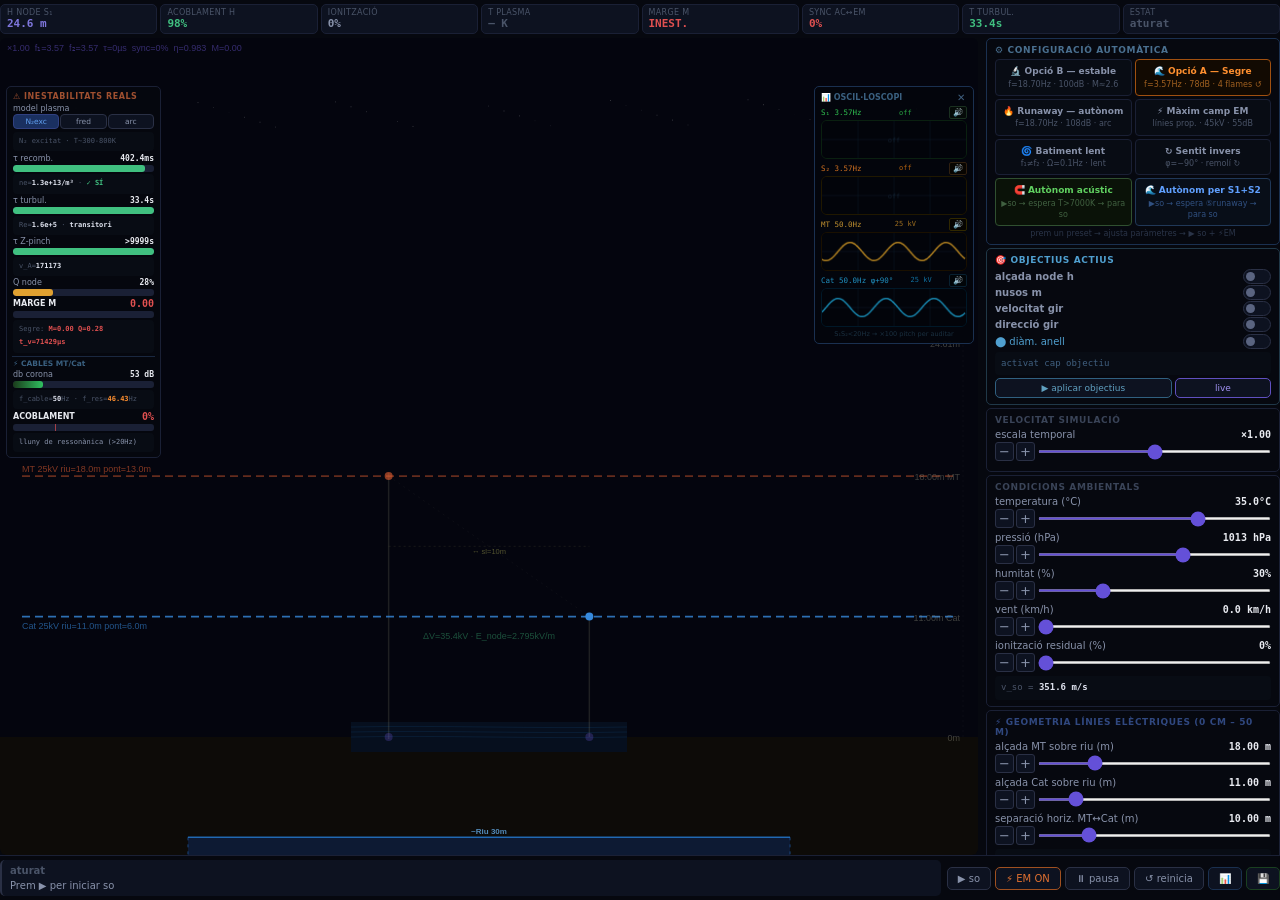
<file: simulation/original/toroide_plasma_simulacio_V040_59.html>
<!DOCTYPE html>
<html lang="ca">
<head>
<meta charset="UTF-8">
<title>Laboratori Toroide Plasma v5</title>
<style>
*{box-sizing:border-box;margin:0;padding:0}
body{font-family:"Segoe UI",system-ui,sans-serif;font-size:12px;color:#e8eaf0;background:#06080f;display:flex;flex-direction:column;height:100vh;overflow:hidden}
canvas{display:block;width:100%;height:100%;background:#06080f;border-radius:6px}
.hdr{display:grid;grid-template-columns:repeat(8,1fr);gap:3px;padding:4px 0;flex-shrink:0}
.hc{background:#0d1220;border-radius:5px;padding:3px 6px;border:0.5px solid #1a2035}
.hc-l{font-size:8px;color:#4a5468;text-transform:uppercase;letter-spacing:.04em}
.hc-v{font-size:11px;font-weight:700;font-family:monospace}
.mid{display:flex;gap:8px;flex:1;min-height:0}
.pnl{width:294px;flex-shrink:0;overflow-y:auto;display:flex;flex-direction:column;gap:3px}
.pnl::-webkit-scrollbar{width:3px}.pnl::-webkit-scrollbar-thumb{background:#1a2035;border-radius:2px}
.sec{border:0.5px solid #1a2035;border-radius:5px;padding:6px 8px;flex-shrink:0}
.sec-t{font-size:9px;text-transform:uppercase;letter-spacing:.07em;color:#3a4458;margin-bottom:4px;font-weight:700}
.sec-t.warn{color:#a05030}.sec-t.em{color:#304880}
.pr{margin-bottom:4px}
.pr-h{display:flex;justify-content:space-between;align-items:center;margin-bottom:2px}
.pr-l{font-size:10px;color:#8892aa}
.pr-v{font-size:10px;font-weight:700;color:#e8eaf0;min-width:72px;text-align:right;font-family:monospace}
.row{display:flex;align-items:center;gap:3px}
.row input[type=range]{flex:1;height:3px;cursor:pointer;accent-color:#6450d8}
.sp{display:flex;gap:2px}
.sb{width:19px;height:19px;border:0.5px solid #2a3045;border-radius:3px;background:#0d1220;color:#8892aa;font-size:13px;cursor:pointer;display:flex;align-items:center;justify-content:center;user-select:none;transition:all .1s;font-family:inherit}
.sb:hover{background:#1a2035;color:#e8eaf0}.sb:active{background:#6450d8;color:#fff}
.fm{background:#080c14;border-radius:4px;padding:3px 6px;font-size:9px;color:#4a5468;line-height:1.9;margin-top:2px;font-family:monospace}
.fm .v{color:#e0e4f0;font-weight:700}.fm .o{color:#ff9030;font-weight:700}
.fm .g{color:#40c080;font-weight:700}.fm .r{color:#e05050;font-weight:700}.fm .b{color:#60a0f0;font-weight:700}
.sg{display:flex;gap:2px;margin-bottom:3px}
.sg-b{flex:1;padding:3px;border:0.5px solid #2a3045;border-radius:4px;background:#0d1220;font-size:9px;cursor:pointer;text-align:center;color:#8892aa;transition:all .1s}
.sg-b.on{background:#1a3060;color:#60a0f0;border-color:#304080}
.tr{display:flex;justify-content:space-between;align-items:center;margin-bottom:2px}
.tr-l{font-size:10px;color:#8892aa}
.sw{width:28px;height:15px;background:#0d1220;border-radius:8px;border:0.5px solid #2a3045;cursor:pointer;position:relative;transition:background .15s}
.sw.on{background:#30c070;border-color:#30c070}
.sw::after{content:'';position:absolute;top:2px;left:2px;width:9px;height:9px;border-radius:50%;background:#5a6480;transition:left .15s}
.sw.on::after{left:15px;background:#fff}
.pb{height:3px;background:#1a2035;border-radius:2px;overflow:hidden;margin-top:2px}
.pbf{height:100%;border-radius:2px;transition:width .08s}
.stab-bar{height:7px;background:#1a2035;border-radius:3px;overflow:hidden;margin-top:2px}
.stab-fill{height:100%;border-radius:3px;transition:width .3s,background .3s}
/* Barra de sincronització temporal — mostra el cicle de 20ms */
.sync-bar{height:12px;background:#080c14;border-radius:4px;overflow:hidden;margin-top:3px;position:relative;border:0.5px solid #1a2035}
.sync-em{position:absolute;top:0;height:100%;border-radius:2px;background:linear-gradient(90deg,rgba(216,90,48,0),rgba(216,90,48,0.8),rgba(216,90,48,0));width:4%}
.sync-ac{position:absolute;top:0;height:100%;border-radius:2px;background:linear-gradient(90deg,rgba(100,180,255,0),rgba(100,180,255,0.9),rgba(100,180,255,0));width:4%}
.sync-win{position:absolute;top:0;height:100%;background:rgba(64,192,128,0.15);border-radius:2px}
.bot{display:flex;align-items:center;gap:6px;padding:4px 0;flex-shrink:0;border-top:0.5px solid #1a2035}
.ph{flex:1;padding:3px 8px;background:#0d1220;border-radius:5px;font-size:10px;color:#8892aa;border-left:2px solid #2a3045;line-height:1.5;min-width:0}
.ph .pn{display:block;font-weight:700}
.bts{display:flex;gap:4px;flex-shrink:0}
.bn{padding:5px 10px;border:0.5px solid #2a3045;border-radius:5px;background:#0d1220;color:#8892aa;font-size:10px;cursor:pointer;white-space:nowrap;transition:all .12s;font-family:inherit}
.bn:hover{border-color:#4a5480;color:#e8eaf0}
.preset-grid{display:grid;grid-template-columns:1fr 1fr;gap:3px;margin-bottom:3px}
.pb-btn{padding:5px 4px;border:0.5px solid #1a2035;border-radius:4px;background:#080c14;color:#8892aa;font-size:9px;cursor:pointer;text-align:center;line-height:1.4;transition:all .12s;font-family:inherit;width:100%}
.pb-btn:hover{border-color:#4a5480;color:#e8eaf0;background:#0d1220}
.pb-btn.active{border-color:#30a060;color:#40e080;background:#0a1a0a}
.pb-btn .pb-t{font-weight:700;font-size:9px;display:block}
.pb-btn .pb-d{font-size:8px;color:#4a5468;display:block;margin-top:1px}.bn.go.on{background:#0a3020;color:#40e080}
.bn.pa.on{background:#302010;border-color:#a07020;color:#e0a030}
.bn.sync{border-color:#6050c0;color:#a090f0;font-size:9px;padding:4px 7px}.bn.sync:hover{background:#1a1040}
.bn.opt{border-color:#306080;color:#60a0c0;font-size:9px;padding:4px 7px}.bn.opt:hover{background:#0a2030}
</style>
</head>
<body>

<div class="hdr">
  <div class="hc"><div class="hc-l">h node S₁</div><div class="hc-v" id="hv-hn" style="color:#7f77dd">— m</div></div>
  <div class="hc"><div class="hc-l">acoblament η</div><div class="hc-v" id="hv-eta" style="color:#60a0f0">—</div></div>
  <div class="hc"><div class="hc-l">ionització</div><div class="hc-v" id="hv-ion" style="color:#e0a030">0%</div></div>
  <div class="hc"><div class="hc-l">T plasma</div><div class="hc-v" id="hv-tt" style="color:#ff9030">— K</div></div>
  <div class="hc"><div class="hc-l">marge M</div><div class="hc-v" id="hv-stab">—</div></div>
  <div class="hc"><div class="hc-l">sync ac↔EM</div><div class="hc-v" id="hv-sync" style="color:#8892aa">—</div></div>
  <div class="hc"><div class="hc-l">τ turbul.</div><div class="hc-v" id="hv-tturb" style="color:#8892aa">—</div></div>
  <div class="hc"><div class="hc-l">estat</div><div class="hc-v" id="hv-es" style="color:#4a5468">aturat</div></div>
</div>

<div class="mid">
<div style="flex:1;min-height:0;position:relative;overflow:hidden;border-radius:6px">
<canvas id="cv"></canvas>

<!-- OVERLAY OSCIL·LOSCOPI — top-right del canvas -->
<div id="osc-panel" style="position:absolute;top:48px;right:4px;background:rgba(4,6,12,0.93);border:0.5px solid #1a3050;border-radius:5px;padding:5px 6px;width:160px;z-index:10">
  <div style="display:flex;justify-content:space-between;align-items:center;margin-bottom:3px">
    <span style="font-size:8px;color:#3a6080;font-weight:700">📊 OSCIL·LOSCOPI</span>
    <button onclick="document.getElementById('osc-panel').style.display='none'" style="background:none;border:none;color:#406080;font-size:10px;cursor:pointer;padding:0 2px">✕</button>
  </div>
  <!-- S1 -->
  <div style="margin-bottom:3px">
    <div style="display:flex;justify-content:space-between;align-items:center;margin-bottom:1px">
      <span style="font-size:7.5px;color:#30c050;font-family:monospace">S₁ <span id="osc-f-s1">—</span></span>
      <span style="font-size:7px;color:#28a040;font-family:monospace;text-align:right" id="osc-val-s1">—</span>
      <button id="spk-s1" onclick="toggleAudio('s1')" style="font-size:8px;background:#050a08;border:0.5px solid #1a3020;border-radius:2px;color:#305020;padding:1px 3px;cursor:pointer">🔊</button>
    </div>
    <canvas id="osc-s1" width="148" height="38" style="display:block;background:#02060a;border:0.5px solid #0a2010"></canvas>
  </div>
  <!-- S2 -->
  <div style="margin-bottom:3px">
    <div style="display:flex;justify-content:space-between;align-items:center;margin-bottom:1px">
      <span style="font-size:7.5px;color:#d07020;font-family:monospace">S₂ <span id="osc-f-s2">—</span></span>
      <span style="font-size:7px;color:#b06010;font-family:monospace;text-align:right" id="osc-val-s2">—</span>
      <button id="spk-s2" onclick="toggleAudio('s2')" style="font-size:8px;background:#080501;border:0.5px solid #302010;border-radius:2px;color:#504020;padding:1px 3px;cursor:pointer">🔊</button>
    </div>
    <canvas id="osc-s2" width="148" height="38" style="display:block;background:#060400;border:0.5px solid #201800"></canvas>
  </div>
  <!-- MT -->
  <div style="margin-bottom:3px">
    <div style="display:flex;justify-content:space-between;align-items:center;margin-bottom:1px">
      <span style="font-size:7.5px;color:#c09030;font-family:monospace">MT <span id="osc-f-mt">—</span></span>
      <span style="font-size:7px;color:#a07020;font-family:monospace;text-align:right" id="osc-val-mt">—</span>
      <button id="spk-mt" onclick="toggleAudio('mt')" style="font-size:8px;background:#060401;border:0.5px solid #302800;border-radius:2px;color:#504800;padding:1px 3px;cursor:pointer">🔊</button>
    </div>
    <canvas id="osc-mt" width="148" height="38" style="display:block;background:#050300;border:0.5px solid #1a1000"></canvas>
  </div>
  <!-- Cat -->
  <div>
    <div style="display:flex;justify-content:space-between;align-items:center;margin-bottom:1px">
      <span style="font-size:7.5px;color:#2090c0;font-family:monospace">Cat <span id="osc-f-cat">—</span></span>
      <span style="font-size:7px;color:#1070a0;font-family:monospace;text-align:right" id="osc-val-cat">—</span>
      <button id="spk-cat" onclick="toggleAudio('cat')" style="font-size:8px;background:#010508;border:0.5px solid #082030;border-radius:2px;color:#205040;padding:1px 3px;cursor:pointer">🔊</button>
    </div>
    <canvas id="osc-cat" width="148" height="38" style="display:block;background:#000508;border:0.5px solid #001828"></canvas>
  </div>
  <div style="margin-top:3px;font-size:6.5px;color:#1a3040;text-align:center">S₁S₂&lt;20Hz → ×100 pitch per auditar</div>
</div>

<!-- OVERLAY INESTABILITATS — top-left del canvas, sempre visible -->
<div style="position:absolute;top:48px;left:6px;background:rgba(6,8,15,0.92);border:0.5px solid #1a2035;border-radius:5px;padding:5px 6px;pointer-events:none;width:155px;overflow:hidden" id="ov-panel">
  <div class="sec-t warn" style="margin-bottom:3px;font-size:8px">⚠ inestabilitats reals</div>
  <div class="pr" style="margin-bottom:3px">
    <div style="font-size:8px;color:#8892aa;margin-bottom:1px">model plasma</div>
    <div class="sg" style="margin-top:1px;pointer-events:all;gap:1px">
      <div class="sg-b on" id="pm-exc" onclick="setPlasmaModel('exc')" title="N2/O2 excitat" style="font-size:7.5px;padding:2px 3px">N₂exc</div>
      <div class="sg-b" id="pm-fre" onclick="setPlasmaModel('fre')" title="Plasma fred" style="font-size:7.5px;padding:2px 3px">fred</div>
      <div class="sg-b" id="pm-arc" onclick="setPlasmaModel('arc')" title="Arc clàssic" style="font-size:7.5px;padding:2px 3px">arc</div>
    </div>
    <div class="fm" style="margin-top:1px;font-size:7px;white-space:nowrap;overflow:hidden;text-overflow:ellipsis" id="pm-desc">N₂ excitat · T~300-800K</div>
  </div>
  <div class="pr" style="margin-bottom:2px"><div class="pr-h" style="margin-bottom:1px"><span style="font-size:8px;color:#8892aa">τ recomb.</span><span class="pr-v" id="lv-trec" style="font-size:8px">—</span></div><div class="stab-bar"><div class="stab-fill" id="pb-trec" style="width:0%"></div></div><div class="fm" style="font-size:7px">ne=<span class="v" id="fc-ne">—</span> · <span class="v" id="fc-recon">—</span></div></div>
  <div class="pr" style="margin-bottom:2px"><div class="pr-h" style="margin-bottom:1px"><span style="font-size:8px;color:#8892aa">τ turbul.</span><span class="pr-v" id="lv-tturb" style="font-size:8px">—</span></div><div class="stab-bar"><div class="stab-fill" id="pb-tturb" style="width:0%"></div></div><div class="fm" style="font-size:7px">Re=<span class="v" id="fc-re">—</span> · <span class="v" id="fc-reg">—</span></div></div>
  <div class="pr" style="margin-bottom:2px"><div class="pr-h" style="margin-bottom:1px"><span style="font-size:8px;color:#8892aa">τ Z-pinch</span><span class="pr-v" id="lv-tzp" style="font-size:8px">—</span></div><div class="stab-bar"><div class="stab-fill" id="pb-tzp" style="width:0%"></div></div><div class="fm" style="font-size:7px">v_A=<span class="v" id="fc-va">—</span></div></div>
  <div class="pr" style="margin-bottom:2px"><div class="pr-h" style="margin-bottom:1px"><span style="font-size:8px;color:#8892aa">Q node</span><span class="pr-v" id="lv-qn" style="font-size:8px">—</span></div><div class="stab-bar"><div class="stab-fill" id="pb-qn" style="width:0%"></div></div></div>
  <div class="pr" style="margin-bottom:0">
    <div class="pr-h" style="margin-bottom:1px"><span style="font-size:8px;color:#e8eaf0;font-weight:700">MARGE M</span><span class="pr-v" id="lv-stab-tot" style="font-size:10px;font-weight:700">—</span></div>
    <div class="stab-bar" style="height:7px"><div class="stab-fill" id="pb-stab" style="width:0%;height:100%"></div></div>
    <div class="fm" style="font-size:7px">Segre: <span class="v" id="fc-seg22">—</span></div>
  </div>
  <!-- ── RESSONÀCIA CABLES MT/Cat ── -->
  <div style="border-top:0.5px solid #1a2840;margin:3px -1px 2px -1px"></div>
  <div style="font-size:7.5px;color:#3a6080;font-weight:700;margin-bottom:2px">⚡ CABLES MT/Cat</div>
  <div class="pr" style="margin-bottom:2px">
    <div class="pr-h" style="margin-bottom:1px">
      <span style="font-size:8px;color:#8892aa">db corona</span>
      <span class="pr-v" id="lv-db-cor" style="font-size:8px">—</span>
    </div>
    <div class="stab-bar"><div class="stab-fill" id="pb-db-cor" style="width:0%;background:linear-gradient(90deg,#1a3a1a,#30a050)"></div></div>
    <div class="fm" style="font-size:7px">f_cable=<span class="v" id="fc-fcable">50</span>Hz · f_res=<span class="o" id="fc-fres">—</span>Hz</div>
  </div>
  <div class="pr" style="margin-bottom:0">
    <div class="pr-h" style="margin-bottom:1px">
      <span style="font-size:8px;color:#e8eaf0;font-weight:700">ACOBLAMENT</span>
      <span class="pr-v" id="lv-acob" style="font-size:10px;font-weight:700">—</span>
    </div>
    <div class="stab-bar" style="height:7px;position:relative">
      <div class="stab-fill" id="pb-acob" style="width:0%;height:100%"></div>
      <div style="position:absolute;top:0;bottom:0;left:30%;width:1px;background:#e05050;opacity:0.7"></div>
    </div>
    <div class="fm" style="font-size:7px" id="fc-acob-note">—</div>
  </div>
</div>
</div>
<div class="pnl">

  <div class="sec" style="border-color:#1a3050">
    <div class="sec-t" style="color:#4a7090">⚙ configuració automàtica</div>
    <div class="preset-grid">
      <button class="pb-btn" id="pb-0" onclick="loadPreset(0)">
        <span class="pb-t">🔬 Opció B — estable</span>
        <span class="pb-d">f=18.70Hz · 100dB · M≈2.6</span>
      </button>
      <button class="pb-btn" id="pb-1" onclick="loadPreset(1)" style="border-color:#a05010;background:#120a02">
        <span class="pb-t" style="color:#ff9030">🌊 Opció A — Segre</span>
        <span class="pb-d" style="color:#a06020">f=3.57Hz · 78dB · 4 flames ↺</span>
      </button>
      <button class="pb-btn" id="pb-2" onclick="loadPreset(2)">
        <span class="pb-t">🔥 Runaway — autònom</span>
        <span class="pb-d">f=18.70Hz · 108dB · arc</span>
      </button>
      <button class="pb-btn" id="pb-3" onclick="loadPreset(3)">
        <span class="pb-t">⚡ Màxim camp EM</span>
        <span class="pb-d">línies prop. · 45kV · 55dB</span>
      </button>
      <button class="pb-btn" id="pb-4" onclick="loadPreset(4)">
        <span class="pb-t">🌀 Batiment lent</span>
        <span class="pb-d">f₁≠f₂ · Ω=0.1Hz · lent</span>
      </button>
      <button class="pb-btn" id="pb-5" onclick="loadPreset(5)">
        <span class="pb-t">↻ Sentit invers</span>
        <span class="pb-d">φ=−90° · remolí ↻</span>
      </button>
      <button class="pb-btn" id="pb-6" onclick="loadPreset(6)" style="border-color:#305030;background:#0a1208">
        <span class="pb-t" style="color:#60d060">🧲 Autònom acústic</span>
        <span class="pb-d" style="color:#406040">▶so → espera T>7000K → para so</span>
      </button>
      <button class="pb-btn" id="pb-7" onclick="loadPreset(7)" style="border-color:#203858;background:#080e18">
        <span class="pb-t" style="color:#60a0ff">🌊 Autònom per S1+S2</span>
        <span class="pb-d" style="color:#305080">▶so → espera ⑤runaway → para so</span>
      </button>
    </div>
    <div style="font-size:8px;color:#2a3448;text-align:center">prem un preset → ajusta paràmetres → ▶ so + ⚡EM</div>
  </div>

  <!-- ═══ OBJECTIUS ACTIUS ═══ -->
  <div class="sec" style="border-color:#203848">
    <div class="sec-t" style="color:#50a0d0">🎯 objectius actius</div>

    <!-- h_node -->
    <div class="tr" style="margin-bottom:1px">
      <span class="tr-l" style="font-weight:700">alçada node h</span>
      <div class="sw" id="obj-h-sw" onclick="toggleObj('h')"></div>
    </div>
    <div id="obj-h-ctrl" style="display:none;padding:2px 0 3px 0">
      <div class="pr" style="margin-bottom:2px">
        <div class="pr-h"><span class="pr-l">h desitjat</span><span class="pr-v" id="lv-obj-h">10.0 m</span></div>
        <div class="row"><div class="sp"><button class="sb" id="bm-obj-h">−</button><button class="sb" id="bp-obj-h">+</button></div><input type="range" id="sl-obj-h" min="0.5" max="150" step="0.5" value="10"></div>
      </div>
      <div class="fm" id="fc-obj-h">→ f_bat=— Hz · actual: —m</div>
    </div>

    <!-- nusos -->
    <div class="tr" style="margin-bottom:1px">
      <span class="tr-l" style="font-weight:700">nusos m</span>
      <div class="sw" id="obj-m-sw" onclick="toggleObj('m')"></div>
    </div>
    <div id="obj-m-ctrl" style="display:none;padding:2px 0 3px 0">
      <div class="pr" style="margin-bottom:2px">
        <div class="pr-h"><span class="pr-l">nusos desitjats</span><span class="pr-v" id="lv-obj-m">4</span></div>
        <div class="row"><div class="sp"><button class="sb" id="bm-obj-m">−</button><button class="sb" id="bp-obj-m">+</button></div><input type="range" id="sl-obj-m" min="1" max="12" step="1" value="4"></div>
      </div>
      <div class="fm" id="fc-obj-m">→ f₁=— Hz · actual: — nusos</div>
    </div>

    <!-- velocitat de gir -->
    <div class="tr" style="margin-bottom:1px">
      <span class="tr-l" style="font-weight:700">velocitat gir</span>
      <div class="sw" id="obj-v-sw" onclick="toggleObj('v')"></div>
    </div>
    <div id="obj-v-ctrl" style="display:none;padding:2px 0 3px 0">
      <div class="pr" style="margin-bottom:2px">
        <div class="pr-h"><span class="pr-l">f_bat desitjat (Hz)</span><span class="pr-v" id="lv-obj-v">1.00 Hz</span></div>
        <div class="row"><div class="sp"><button class="sb" id="bm-obj-v">−</button><button class="sb" id="bp-obj-v">+</button></div><input type="range" id="sl-obj-v" min="0.01" max="20" step="0.01" value="1"></div>
      </div>
      <div class="fm" id="fc-obj-v">→ h_node=— m · actual: — Hz</div>
      <div class="fm" style="color:#a06020" id="fc-obj-hv-note" style="display:none">⚠ linked a h: s'usa h si tots dos actius</div>
    </div>

    <!-- direcció de gir -->
    <div class="tr" style="margin-bottom:1px">
      <span class="tr-l" style="font-weight:700">direcció gir</span>
      <div class="sw" id="obj-d-sw" onclick="toggleObj('d')"></div>
    </div>
    <div id="obj-d-ctrl" style="display:none;padding:2px 0 3px 0">
      <div class="sg">
        <div class="sg-b on" id="obj-d-ccw" onclick="setObjDir(1)" style="font-size:10px">↺ antihorari</div>
        <div class="sg-b" id="obj-d-cw" onclick="setObjDir(-1)" style="font-size:10px">↻ horari</div>
      </div>
      <div class="fm" id="fc-obj-d">→ φ=— · actual: —</div>
    </div>

    <!-- Status i botó aplicar -->

    <!-- Objectiu: diàmetre anell -->
    <div class="pr" style="margin:2px 0">
      <div class="pr-h" style="margin-bottom:1px">
        <span class="pr-l" style="color:#50a0d0">⬤ diàm. anell</span>
        <div class="sw" id="obj-r-sw" onclick="toggleObj('r')"></div>
      </div>
    </div>
    <div id="obj-r-ctrl" style="display:none;padding:2px 0 3px 0">
      <div class="pr-h" style="margin-bottom:1px">
        <span class="pr-l">diàmetre desitjat (m)</span><span class="pr-v" id="lv-obj-r">20.0 m</span>
      </div>
      <div class="row"><div class="sp"><button class="sb" id="bm-obj-r">−</button><button class="sb" id="bp-obj-r">+</button></div>
        <input type="range" id="sl-obj-r" min="1" max="100" step="0.5" value="20">
      </div>
      <div class="fm" id="fc-obj-r">→ sl=— m · actual: —m diàm.</div>
    </div>

    <div class="fm" id="obj-status" style="margin-top:3px;color:#406080">activat cap objectiu</div>
    <div style="display:flex;gap:3px;margin-top:3px">
      <button class="bn opt" onclick="applyObjectives()" style="flex:2">▶ aplicar objectius</button>
      <button class="bn sync" onclick="applyObjectivesLive();toggleObjLive()" id="obj-live-btn" style="flex:1">live</button>
    </div>
  </div>

  <div class="sec">
    <div class="sec-t">velocitat simulació</div>
    <div class="pr"><div class="pr-h"><span class="pr-l">escala temporal</span><span class="pr-v" id="lv-spd">×1.00</span></div>
    <div class="row"><div class="sp"><button class="sb" id="bm-spd">−</button><button class="sb" id="bp-spd">+</button></div><input type="range" id="sl-spd" min="-2" max="2" step="0.05" value="0"></div></div>
  </div>

  <div class="sec">
    <div class="sec-t">condicions ambientals</div>
    <div class="pr"><div class="pr-h"><span class="pr-l">temperatura (°C)</span><span class="pr-v" id="lv-T">35.0°C</span></div><div class="row"><div class="sp"><button class="sb" id="bm-T">−</button><button class="sb" id="bp-T">+</button></div><input type="range" id="sl-T" min="0" max="50" step="0.1" value="35"></div></div>
    <div class="pr"><div class="pr-h"><span class="pr-l">pressió (hPa)</span><span class="pr-v" id="lv-P">1013 hPa</span></div><div class="row"><div class="sp"><button class="sb" id="bm-P">−</button><button class="sb" id="bp-P">+</button></div><input type="range" id="sl-P" min="950" max="1050" step="1" value="1013"></div></div>
    <div class="pr"><div class="pr-h"><span class="pr-l">humitat (%)</span><span class="pr-v" id="lv-H">30%</span></div><div class="row"><div class="sp"><button class="sb" id="bm-H">−</button><button class="sb" id="bp-H">+</button></div><input type="range" id="sl-H" min="5" max="100" step="1" value="30"></div></div>
    <div class="pr"><div class="pr-h"><span class="pr-l">vent (km/h)</span><span class="pr-v" id="lv-W">0.0 km/h</span></div><div class="row"><div class="sp"><button class="sb" id="bm-W">−</button><button class="sb" id="bp-W">+</button></div><input type="range" id="sl-W" min="0" max="40" step="0.1" value="0"></div></div>
    <div class="pr"><div class="pr-h"><span class="pr-l">ionització residual (%)</span><span class="pr-v" id="lv-IR">0%</span></div><div class="row"><div class="sp"><button class="sb" id="bm-IR">−</button><button class="sb" id="bp-IR">+</button></div><input type="range" id="sl-IR" min="0" max="100" step="1" value="0"></div></div>
    <div class="fm">v_so = <span class="v" id="fc-vs">351.0 m/s</span></div>
  </div>

  <!-- GEOMETRIA LÍNIES ELÈCTRIQUES: alçades independents MT i Cat -->
  <div class="sec">
    <div class="sec-t em">⚡ geometria línies elèctriques (0 cm – 50 m)</div>
    <div class="pr"><div class="pr-h"><span class="pr-l">alçada MT sobre riu (m)</span><span class="pr-v" id="lv-hmt">10.00 m</span></div><div class="row"><div class="sp"><button class="sb" id="bm-hmt">−</button><button class="sb" id="bp-hmt">+</button></div><input type="range" id="sl-hmt" min="0.01" max="80" step="0.1" value="18"></div></div>
    <div class="pr"><div class="pr-h"><span class="pr-l">alçada Cat sobre riu (m)</span><span class="pr-v" id="lv-hcat">10.00 m</span></div><div class="row"><div class="sp"><button class="sb" id="bm-hcat">−</button><button class="sb" id="bp-hcat">+</button></div><input type="range" id="sl-hcat" min="0.01" max="80" step="0.1" value="11"></div></div>
    <div class="pr"><div class="pr-h"><span class="pr-l">separació horiz. MT↔Cat (m)</span><span class="pr-v" id="lv-sl">10.00 m</span></div><div class="row"><div class="sp"><button class="sb" id="bm-sl">−</button><button class="sb" id="bp-sl">+</button></div><input type="range" id="sl-sl" min="0.01" max="50" step="0.01" value="10"></div></div>
    <div class="fm">
      h_mig = (h_MT+h_Cat)/2 = <span class="v" id="fc-hmig">10.00 m</span><br>
      Δh_línies = |h_MT−h_Cat| = <span class="v" id="fc-dhl">0.00 m</span><br>
      h_líns ≈ 2·h_node (reflector a λ/2): <span class="v" id="fc-ok">—</span>
    </div>
  </div>

  <!-- GEOMETRIA EMISSORS S1/S2 -->
  <div class="sec">
    <div class="sec-t">geometria emissors S₁/S₂</div>
    <div class="pr"><div class="pr-h"><span class="pr-l">separació S₁/S₂ (m)</span><span class="pr-v" id="lv-so">10.00 m</span></div><div class="row"><div class="sp"><button class="sb" id="bm-so">−</button><button class="sb" id="bp-so">+</button></div><input type="range" id="sl-so" min="0.01" max="50" step="0.01" value="10"></div></div>
    <!-- ══ GEOMETRIA RIU I PONT ══ -->
    <div class="sec-title" style="margin-top:6px">🌊 Riu / Pont / Fonts</div>
    <div class="pr"><div class="pr-h"><span class="pr-l">alçada S₁S₂ sobre riu (m)</span><span class="pr-v" id="lv-h_pont_riu">5.0 m</span></div><div class="row"><div class="sp"><button class="sb" id="bm-h_pont_riu">−</button><button class="sb" id="bp-h_pont_riu">+</button></div><input type="range" id="sl-h_pont_riu" min="0.01" max="50" step="0.1" value="5"></div></div>
    <div class="pr" style="display:none"><div class="pr-h"><span class="pr-l">Cat sobre pont (m)</span><span class="pr-v" id="lv-h_cat_pont">6.0 m</span></div><div class="row"><div class="sp"><button class="sb" id="bm-h_cat_pont">−</button><button class="sb" id="bp-h_cat_pont">+</button></div><input type="range" id="sl-h_cat_pont" min="0.01" max="20" step="0.1" value="6"></div></div>
    <div class="pr"><div class="pr-h"><span class="pr-l" style="color:#4080c0">Cat riu=pont+Cat</span><span class="pr-v" id="lv-hcat-calc" style="color:#4080c0">11.0 m</span></div></div>
    <div class="pr"><div class="pr-h"><span class="pr-l">amplada riu (m)</span><span class="pr-v" id="lv-a_riu">30 m</span></div><div class="row"><div class="sp"><button class="sb" id="bm-a_riu">−</button><button class="sb" id="bp-a_riu">+</button></div><input type="range" id="sl-a_riu" min="5" max="500" step="1" value="30"></div></div>
    <div class="pr"><div class="pr-h"><span class="pr-l">convergència θ (°)</span><span class="pr-v" id="lv-theta">0.0°</span></div><div class="row"><div class="sp"><button class="sb" id="bm-theta">−</button><button class="sb" id="bp-theta">+</button></div><input type="range" id="sl-theta" min="0" max="45" step="0.5" value="0"></div>
    <div class="fm" style="font-size:7.5px">h_focus=<span class="v" id="fc-hfocus">—</span>m · h_node_riu=<span class="v" id="fc-hnode-riu">—</span>m</div></div>
    <div class="fm">
      h_node(S₁) = v_so/(4·f₁) = <span class="o" id="fc-hn1">—</span><br>
      h_node(S₂) = v_so/(4·f₂) = <span class="o" id="fc-hn2">—</span><br>
      Δh_nodes = <span class="v" id="fc-dhn">—</span> · α = <span class="v" id="fc-ag">—°</span><br>
      η_so=<span class="b" id="fc-etaso">—</span> · η_f=<span class="b" id="fc-etaf">—</span> · η=<span class="g" id="fc-eta">—</span>
    </div>
  </div>

  <div class="sec">
    <div class="sec-t">generadors acústics S₁ i S₂</div>
    <div class="pr"><div class="pr-h"><span class="pr-l">freqüència S₁</span><span class="pr-v" id="lv-f1">3.50 Hz</span></div><div class="row"><div class="sp"><button class="sb" id="bm-f1">−</button><button class="sb" id="bp-f1">+</button></div><input type="range" id="sl-f1" min="0.01" max="400" step="0.1" value="3.5714"></div></div>
    <div class="pr"><div class="pr-h"><span class="pr-l">freqüència S₂</span><span class="pr-v" id="lv-f2">3.50 Hz</span></div><div class="row"><div class="sp"><button class="sb" id="bm-f2">−</button><button class="sb" id="bp-f2">+</button></div><input type="range" id="sl-f2" min="0.01" max="400" step="0.1" value="3.5714"></div></div>
    <div style="display:flex;gap:3px;margin-bottom:4px">
      <button class="bn sync" onclick="syncToEM(1)">sync f₁→50/n</button>
      <button class="bn sync" onclick="syncToEM(2)">sync f₂→50/n</button>
    </div>
    <div class="pr"><div class="pr-h"><span class="pr-l">potència S₁ (dB SPL)</span><span class="pr-v" id="lv-db1">0 dB</span></div><div class="row"><div class="sp"><button class="sb" id="bm-db1">−</button><button class="sb" id="bp-db1">+</button></div><input type="range" id="sl-db1" min="0" max="250" step="1" value="0"></div><div class="pb"><div class="pbf" id="pb-db1" style="width:0%;background:linear-gradient(90deg,#4a4ab0,#c8782a,#ff8520,#ff2020)"></div></div></div>
    <div class="pr"><div class="pr-h"><span class="pr-l">potència S₂ (dB SPL)</span><span class="pr-v" id="lv-db2">0 dB</span></div><div class="row"><div class="sp"><button class="sb" id="bm-db2">−</button><button class="sb" id="bp-db2">+</button></div><input type="range" id="sl-db2" min="0" max="250" step="1" value="0"></div><div class="pb"><div class="pbf" id="pb-db2" style="width:0%;background:linear-gradient(90deg,#4a4ab0,#c8782a,#ff8520,#ff2020)"></div></div></div>
    <div class="fm">P_combinat=√(P₁²+P₂²+2P₁P₂cos(φ))=<span class="g" id="fc-db-comb">0 dB</span><br>OAM∝P₁·P₂·sin(φ)=<span class="o" id="fc-oam">0</span> · <span id="fc-oam-note" style="color:#4a5468">cap rotació si P₁=0 o P₂=0</span></div>
    <div class="pr"><div class="pr-h"><span class="pr-l">desfasament S₁→S₂ φ_ac (°)</span><span class="pr-v" id="lv-phi">+90°</span></div><div class="row"><div class="sp"><button class="sb" id="bm-phi">−</button><button class="sb" id="bp-phi">+</button></div><input type="range" id="sl-phi" min="-180" max="180" step="1" value="90"></div></div>
    <div class="pr"><div class="pr-h"><span class="pr-l">forma del senyal</span></div><div class="sg"><div class="sg-b on" id="sg-sin" onclick="setSig('sin')">sin</div><div class="sg-b" id="sg-sqr" onclick="setSig('sqr')">quad</div><div class="sg-b" id="sg-tri" onclick="setSig('tri')">tri</div></div></div>
    <div class="pr"><div class="pr-h"><span class="pr-l">posició lateral S₁S₂ (m)</span><span class="pr-v" id="lv-sx_off">0.0 m</span></div><div class="row"><div class="sp"><button class="sb" id="bm-sx_off">−</button><button class="sb" id="bp-sx_off">+</button></div><input type="range" id="sl-sx_off" min="-30" max="30" step="0.1" value="0"></div></div>
    <div class="pr" style="margin-top:3px">
      <div class="pr-h">
        <span class="pr-l" style="color:#8892aa">mode generadors</span>
        <div class="sg" id="src-mode-sg" style="gap:2px">
          <div class="sg-b on" id="src-static" onclick="setSrcMode('static')" title="Fonts fixes al pont — cal ajustar f/P manualment si l'anell deriva">📍 estàtic</div>
          <div class="sg-b"   id="src-track"  onclick="setSrcMode('track')"  title="Fonts segueixen l'anell físicament — mantenen la distància i l'acoblament">🎯 seguiment</div>
        </div>
      </div>
      <div class="fm" id="fc-src-mode" style="margin-top:2px">fonts fixes al pont · acoblament disminueix si l'anell deriva</div>
    </div>
    <div class="fm">
      λ₁=<span class="v" id="fc-lam1">—</span> · λ₂=<span class="v" id="fc-lam2">—</span><br>
      f_bat=<span class="v" id="fc-fbat">0.000 Hz</span> · Ω_vòrtex=<span class="o" id="fc-omrot">— Hz</span><br>
      k₁=<span class="b" id="fc-k1">—</span> · k₂=<span class="b" id="fc-k2">—</span><br>
      ∇×v·η=<span class="o" id="fc-rot">0.000</span> · <span class="v" id="fc-gir">—</span>
    </div>
  </div>

  <!-- SINCRONITZACIÓ TEMPORAL: el cop de so i el cop de llamp -->
  <div class="sec">
    <div class="sec-t em">⚡🔊 sincronització temporal ac↔EM (µs)</div>

    <div class="fm" style="margin-bottom:5px">
      t_viatge = h_node/v_so = <span class="v" id="fc-tv">— µs</span><br>
      t_viatge mod T_EM = <span class="v" id="fc-tvmod">— µs</span> / 20000µs<br>
      <span style="color:#4a5468">Quan el "cop de so" arriba al node, el camp EM és a:</span><br>
      fase_EM_natural = <span class="o" id="fc-fem-nat">—°</span> del cicle de 50Hz
    </div>

    <div class="pr">
      <div class="pr-h"><span class="pr-l">retard τ_sync (µs)</span><span class="pr-v" id="lv-tau">0 µs</span></div>
      <div class="row"><div class="sp"><button class="sb" id="bm-tau">−</button><button class="sb" id="bp-tau">+</button></div><input type="range" id="sl-tau" min="-10000" max="10000" step="1" value="0"></div>
    </div>
    <div style="display:flex;gap:3px;margin-bottom:4px">
      <button class="bn opt" onclick="autoOptimize()">🎯 τ òptim</button>
      <button class="bn sync" onclick="setTauZero()">τ=0</button>
    </div>

    <!-- Visualització del cicle EM amb la posició del cop de so -->
    <div style="font-size:9px;color:#4a5468;margin-bottom:2px">cicle EM (20 ms = 20000 µs) ← posició del "cop de so"</div>
    <div class="sync-bar" id="sync-bar">
      <div class="sync-win" id="sync-win"></div>
      <div class="sync-em" id="sync-em-pos"></div>
      <div class="sync-ac" id="sync-ac-pos"></div>
    </div>
    <div style="display:flex;justify-content:space-between;font-size:8px;color:#2a3448;margin-top:1px"><span>0µs</span><span>5ms</span><span>10ms</span><span>15ms</span><span>20ms</span></div>

    <div class="fm" style="margin-top:4px">
      fase_EM_total = (t_viatge+τ)/(20000) × 360° = <span class="o" id="fc-fem-tot">—°</span><br>
      qualitat sync = |sin(fase_tot)| = <span class="g" id="fc-qsync">—</span><br>
      τ_òptim per a 90° = <span class="v" id="fc-tau-opt">— µs</span><br>
      reducció llindar = <span class="g" id="fc-red-sync">—</span>
    </div>
  </div>

  <!-- ═══ FÍSICA AVANÇADA DEL NODE ═══ -->
  <div class="sec" style="border-color:#1a3050">
    <div class="sec-t" style="color:#4080b0">⚙ física del node acústic</div>
    <div class="pr">
      <div class="pr-h"><span class="pr-l">fórmula h_node</span></div>
      <div class="sg">
        <div class="sg-b on" id="nf-cls" onclick="setNodeFormula('classic')" title="λ/4 — tub acústic (reflexió)">λ/4</div>
        <div class="sg-b" id="nf-int" onclick="setNodeFormula('interferencia')" title="√((v/4f_bat)²-(so/2)²)">f_bat</div>
        <div class="sg-b" id="nf-ray" onclick="setNodeFormula('rayleigh')" title="π(so/2)²/λ">Rayleigh</div>
      </div>
      <div class="fm">
        f_bat=<span class="o" id="fc-fbat2">—</span>Hz · r=v/(4·f_bat)=<span class="v" id="fc-r-node">—</span>m<br>
        h_node=√(r²-(so/2)²)=<span class="g" id="fc-hnode-int">—</span>m · m=C/λ₁=<span class="o" id="fc-mnodes">—</span> nusos
      </div>
    </div>
    <div class="sec-t" style="color:#406080;margin-top:4px">⚙ mecanismes actius</div>
    <div class="tr"><span class="tr-l" title="plasma mescla f₁ amb 50Hz → f_EM±f₁">mescla paramètrica f_EM±f₁</span><div class="sw" id="tg-pm" onclick="toggleMech('pm')"></div></div>
    <div class="fm" id="fc-pm-info" style="display:none">f_mix=|50-f₁|=<span class="v" id="fc-pm-val">—</span>Hz → h=<span class="v" id="fc-pm-h">—</span>m · <span id="fc-pm-m">—</span> nusos</div>
    <div class="tr"><span class="tr-l" title="harmònics n·f_bat: múltiples toroïds apilats">cascada harmònica n·f_bat</span><div class="sw" id="tg-hc" onclick="toggleMech('hc')"></div></div>
    <div id="fc-hc-ctrl" style="display:none;padding:2px 0">
      <div class="pr" style="margin-bottom:2px"><div class="pr-h"><span class="pr-l">N harmònics</span><span class="pr-v" id="lv-nharm">3</span></div>
        <div class="row"><div class="sp"><button class="sb" id="bm-nharm">−</button><button class="sb" id="bp-nharm">+</button></div><input type="range" id="sl-nharm" min="1" max="6" step="1" value="3"></div></div>
      <div class="fm" id="fc-hc-info">—</div>
    </div>
    <div class="tr"><span class="tr-l" title="f₁=v_so/sl=35.16Hz: λ=sl">ressonància espacial λ=sl</span><div class="sw" id="tg-sr" onclick="toggleMech('sr')"></div></div>
    <div class="fm" id="fc-sr-info" style="display:none">f_res=v_so/sl=<span class="v" id="fc-sr-val">—</span>Hz · actual f₁: <span id="fc-sr-ok">—</span></div>
    <div class="tr"><span class="tr-l" title="f₁=50/n₁, f₂=50/n₂, f_bat=50/m">triple ressonància 50/n</span><div class="sw" id="tg-tr" onclick="toggleMech('tr')"></div></div>
    <div class="fm" id="fc-tr-info" style="display:none"><span id="fc-tr-val">—</span></div>
    <div style="display:flex;gap:3px;margin-top:4px;margin-bottom:2px">
      <button class="bn opt" onclick="calcTargetParams()" style="flex:1" title="Calcula f₁,f₂ per als objectius actius">🎯 calcula f₁,f₂</button>
      <button class="bn sync" onclick="findTripleRes()" style="flex:1" title="Cerca la triple ressonància 50/n">🔗 triple res.</button>
    </div>
    <div class="fm" id="fc-tgt-result" style="line-height:1.6;color:#4a5468">activa objectius i prem calcula</div>
  </div>

  <div class="sec">
    <div class="sec-t">acústica no-lineal (β)</div>
    <div class="pr"><div class="pr-h"><span class="pr-l">coef. no-linealitat β</span><span class="pr-v" id="lv-beta">1.20</span></div><div class="row"><div class="sp"><button class="sb" id="bm-beta">−</button><button class="sb" id="bp-beta">+</button></div><input type="range" id="sl-beta" min="1.0" max="5.0" step="0.05" value="1.2"></div></div>
    <div class="fm">
      P_ac=<span class="v" id="fc-pa">—</span> · P_eff=<span class="g" id="fc-peff">—</span><br>
      d_xoc=<span class="o" id="fc-dxoc">—</span> · <span id="fc-xoc-ok">—</span>
    </div>
  </div>

  <div class="sec">
    <div class="sec-t em">⚡ línies elèctriques</div>
    <div class="pr"><div class="pr-h"><span class="pr-l">freqüència MT (Hz)</span><span class="pr-v" id="lv-f_mt">50.0 Hz</span></div><div class="row"><div class="sp"><button class="sb" id="bm-f_mt">−</button><button class="sb" id="bp-f_mt">+</button></div><input type="range" id="sl-f_mt" min="40" max="70" step="0.1" value="50"></div>
    <div class="fm" style="font-size:8px">Cat: f_MT + φ_EM · f_bat vs S₁: <span class="o" id="fc-fres-em">—</span> Hz</div></div>
    <div class="pr"><div class="pr-h"><span class="pr-l">tensió MT (kV)</span><span class="pr-v" id="lv-vmt">25.0 kV</span></div><div class="row"><div class="sp"><button class="sb" id="bm-vmt">−</button><button class="sb" id="bp-vmt">+</button></div><input type="range" id="sl-vmt" min="0" max="50" step="0.1" value="25"></div></div>
    <div class="pr"><div class="pr-h"><span class="pr-l">tensió Cat. (kV)</span><span class="pr-v" id="lv-vcat">25.0 kV</span></div><div class="row"><div class="sp"><button class="sb" id="bm-vcat">−</button><button class="sb" id="bp-vcat">+</button></div><input type="range" id="sl-vcat" min="0" max="50" step="0.1" value="25"></div></div>
    <div class="pr"><div class="pr-h"><span class="pr-l">desfasament MT↔Cat (°)</span><span class="pr-v" id="lv-ph">90°</span></div><div class="row"><div class="sp"><button class="sb" id="bm-ph">−</button><button class="sb" id="bp-ph">+</button></div><input type="range" id="sl-ph" min="0" max="180" step="1" value="90"></div></div>
    <div class="fm">
      ΔV=<span class="v" id="fc-dv">35.4 kV</span> · E=<span class="v" id="fc-em">2.5 kV/m</span><br>
      E_rup=<span class="v" id="fc-er">—</span> &nbsp;<span id="fc-self" style="font-size:9px"></span> · k_total=<span class="b" id="fc-k">—</span><br>
      llindar_eff=<span class="o" id="fc-lld">—</span> (base:<span id="fc-lldb">—</span>)<br>
      <span class="r" id="fc-noem" style="display:none">⚠ ΔV=0 — sense ionització</span>
      <div id="fc-autonom" style="display:none;background:#0a1a08;border:1px solid #306030;color:#60d060;padding:2px 6px;margin:2px 0;font-size:9px;text-align:center;border-radius:3px"></div>
    </div>
  </div>


  <div class="sec">
    <div class="sec-t">visualització</div>
    <div class="tr"><span class="tr-l">ones S₁ i S₂</span><div class="sw on" id="tg-w" onclick="tv('w')"></div></div>
    <div class="tr"><span class="tr-l">vectors ∇×v</span><div class="sw on" id="tg-v" onclick="tv('v')"></div></div>
    <div class="tr"><span class="tr-l">spark EM + timing</span><div class="sw on" id="tg-s" onclick="tv('s')"></div></div>
    <div class="tr"><span class="tr-l">inestabilitats</span><div class="sw on" id="tg-i" onclick="tv('i')"></div></div>
    <div class="tr"><span class="tr-l">circulació plasma</span><div class="sw on" id="tg-c" onclick="tv('c')"></div></div>
    <div class="tr"><span class="tr-l">línies elèctriques</span><div class="sw on" id="tg-e" onclick="tv('e')"></div></div>
    <div class="tr"><span class="tr-l">etiquetes</span><div class="sw on" id="tg-lb" onclick="tv('lb')"></div></div>
  </div>

</div>
</div>

<div class="bot">
  <div class="ph"><span class="pn" id="ph-n" style="color:#4a5468">aturat</span><span id="ph-d">Prem ▶ per iniciar</span></div>
  <div class="bts">
    <button class="bn go" id="b-go" onclick="toggleSig()">▶ so</button>
    <button class="bn" id="b-em" onclick="toggleEM()" style="border-color:#a05020;color:#e07030">⚡ EM ON</button>
    <button class="bn pa" id="b-pa" onclick="toggleP()">⏸ pausa</button>
    <button class="bn" onclick="resetAll()">↺ reinicia</button>
    <button class="bn" onclick="toggleOscPanel()" style="border-color:#1a3050;color:#3a6080">📊</button>
    <button class="bn" onclick="toggleSavePanel()" style="border-color:#1a4020;color:#40a060">💾</button>
  </div>
</div>

<script>
const cv=document.getElementById('cv');
const cx=cv.getContext('2d');
function rc(){cv.width=cv.offsetWidth;cv.height=cv.offsetHeight;}
window.addEventListener('resize',rc);
const VIS={w:true,v:true,s:true,i:true,c:true,e:true,lb:true};
function tv(k){VIS[k]=!VIS[k];document.getElementById('tg-'+k).classList.toggle('on',VIS[k]);}
let SIG='sin';
function setSig(s){SIG=s;['sin','sqr','tri'].forEach(x=>document.getElementById('sg-'+x).classList.toggle('on',x===s));refreshUI();}
function updateSxOffLabel(){set('lv-sx_off',(S.sx_off||0).toFixed(1)+' m');}

// ══ PRESETS DE CONFIGURACIÓ AUTOMÀTICA ══
// ── ACOBLAMENT PARAMÈTRIC EM-ACÚSTIC (cables MT/Cat com a S₃/S₄) ──────────
// f_res = |f₁ - f_cable| = freqüència de batiment entre S₁ i les cables
// dB_corona = nivell acústic de la descàrrega corona de les cables al node
// couplingParam = indicador combinat (0→1) de la força de l'acoblament paramètric
const F_CABLE=50; // Hz — default MT
function fEM(){return typeof S.f_mt!=='undefined'?S.f_mt:F_CABLE;} // Freq. MT dinàmica

function fRes(){return Math.abs(S.f1-fEM());}

function couplingParam(){
  // Llei de Paschen modificada per pressió acústica (Meek & Craggs, 1953):
  // Ionització quan E/ρ_local > (E/ρ)_critical
  // ρ_local = ρ₀·(1 - P_ac/(γ·P_atm))  [rarefacció acústica redueix densitat]
  // Amplificació paramètrica k·qSync: ressonància entre camp acústic i EM
  const E_em=campEMAlNode()*1000;    // V/m al node
  const E_rup=eRup()*1000;           // V/m llindar base Paschen
  const P_ac=pAcCombined(S.db1,S.db2,S.phi); // Pa pressió acústica
  const P_atm=S.P*100;               // Pa
  const rho_0=P_atm*0.029/(8.314*(S.T+273)); // kg/m³ densitat ambient
  // Rarefacció: l'ona acústica redueix la densitat local (facilita ionització)
  const rho_local=Math.max(rho_0*(1-P_ac/(1.4*P_atm)), rho_0*0.05);
  // Ràtio Paschen: >1 quan E/ρ supera el llindar
  const ratio_paschen=(E_em/rho_local)/(E_rup/rho_0);
  // Amplificació paramètrica k·qSync (ressonànica f₁ amb EM)
  const k_param=S.f1>0.01?Math.max(1,Math.round(50/S.f1)):1;
  const q=Math.max(qSync(),0.01);
  return clamp(ratio_paschen*k_param*q, 0, 1);
}

// Nota visual per a f_res
function fResNote(fr){
  if(fr<1)   return '⚡ batiment <1Hz → node molt alt';
  if(fr<4)   return '⚡ zona ressonànica h='+hNode_fres(fr).toFixed(0)+'m';
  if(fr<10)  return 'bat mig · h≈'+hNode_fres(fr).toFixed(0)+'m';
  if(fr<20)  return 'bat ràpid · h≈'+hNode_fres(fr).toFixed(0)+'m';
  return 'lluny de ressonànica (>20Hz)';
}
function hNode_fres(fr){
  // h_node des de f_bat=f_res amb φ actual
  const phi_r=Math.max(Math.abs(S.phi)*Math.PI/180,0.001);
  const so2=S.so/2, vsnd=vso();
  const r=phi_r*vsnd/(2*Math.PI*Math.max(fr,0.001));
  const h2=r*r-so2*so2;
  return h2>0?Math.sqrt(h2):0;
}
// Escala LINEAL 0.01-400Hz pas 0.1Hz
function freqToSl(f){return Math.round(Math.max(0.01,Math.min(400,f))*10)/10;}
function slToFreq(v){return Math.round(Math.max(0.01,Math.min(400,+v))*10)/10;}
function fmtFreq(f){
  if(f>=1e6)return (f/1e6).toFixed(3)+' MHz';
  if(f>=1e3)return (f/1e3).toFixed(2)+' kHz';
  if(f>=10) return f.toFixed(2)+' Hz';
  return f.toFixed(3)+' Hz';
}
function initFreqControls(){
  ['f1','f2'].forEach(k=>{
    const sl=document.getElementById('sl-'+k);if(!sl)return;
    sl.value=S[k];
    sl.addEventListener('input',()=>{S[k]=slToFreq(+sl.value);set('lv-'+k,fmtFreq(S[k]));refreshUI();});
    // Pas ±0.1Hz lineal
    document.getElementById('bm-'+k).addEventListener('click',()=>{
      S[k]=Math.round(Math.max(0.01,S[k]-0.1)*10)/10;sl.value=S[k];set('lv-'+k,fmtFreq(S[k]));refreshUI();
    });
    document.getElementById('bp-'+k).addEventListener('click',()=>{
      S[k]=Math.round(Math.min(400,S[k]+0.1)*10)/10;sl.value=S[k];set('lv-'+k,fmtFreq(S[k]));refreshUI();
    });
  });
}

// ═══ FÍSICA AVANÇADA DEL NODE ═══
// NODE_FORMULA declarada a hNodeReal() més avall
const MECH={pm:false,hc:false,sr:false,tr:false};
const S_ADV={htgt:10,mtgt:4,nharm:3};

function setNodeFormula(f){
  NODE_FORMULA=f;
  ['cls','int','ray'].forEach((x,i)=>document.getElementById('nf-'+x).classList.toggle('on',['classic','interferencia','rayleigh'][i]===f));
  refreshUI();
}
function toggleMech(m){
  MECH[m]=!MECH[m];
  document.getElementById('tg-'+m).classList.toggle('on',MECH[m]);
  const showMap={pm:'fc-pm-info',hc:'fc-hc-ctrl',sr:'fc-sr-info',tr:'fc-tr-info'};
  const el=document.getElementById(showMap[m]);if(el)el.style.display=MECH[m]?'block':'none';
  refreshUI();
}
// ── FÍSICA RIU: coordenades i ona estacionaria ──────────────────────────────
// El riu Segre és el reflector acústic (R≈0.9994, reflector rígid)
// Mesures en coordenades del RIU (y=0=superfície riu)
function hCatRiu(){ return S.h_pont_riu+S.h_cat_pont; } // Cat sobre riu
function hNodeRiu(){  // node λ/4 en coordenades riu, amb correcció obliqua
  const theta_r=Math.max(0,S.theta)*Math.PI/180;
  const cos_t=Math.max(Math.cos(theta_r),0.01);
  return vso()/(4*Math.max(S.f1,0.0001)*cos_t);
}
// Ona estacionaria (reflector rígid a y=0): P(y)∝cos(ky), V(y)∝sin(ky)
function fNodeEff(){
  // Freqüència efectiva del node: la que dona la millor ressonànica
  // Si el batiment |f1-f_MT| dona k màxim, és el mecanisme dominant
  const fm=fEM();
  const fbe=Math.abs(S.f1-fm);
  const f_dir=S.f1;
  // Comparar: quina freq té k més alt?
  if(fbe>0.01 && factorK(fbe)>factorK(f_dir)) return fbe; // paramètric
  return f_dir; // directe
}
function swP(h_riu){ // pressió normalitzada a alçada h_riu sobre el riu
  return Math.abs(Math.cos(2*Math.PI*fNodeEff()/vso()*Math.max(h_riu,0)));
}
function swV(h_riu){ // velocitat normalitzada a alçada h_riu sobre el riu
  return Math.abs(Math.sin(2*Math.PI*fNodeEff()/vso()*Math.max(h_riu,0)));
}
// Auto-actualitzar hcat quan canvien h_pont_riu o h_cat_pont
function updateHcat(){ S.hcat=hCatRiu(); const el=document.getElementById('sl-hcat');if(el)el.value=S.hcat; }

function hNodeReal(){
  const fb=fBat(),vsnd=vso(),so2=S.so/2,lam=lambda1();
  if(NODE_FORMULA==='classic') return vsnd/(4*Math.max(S.f1,0.0001));
  if(NODE_FORMULA==='rayleigh') return Math.PI*so2*so2/Math.max(lam,0.001);
  // ── Mode 'interferencia': selecció automàtica per so/λ ──
  // so/λ < 0.5 (camp proper): model geomètric no vàlid → usar Rayleigh
  // so/λ ≥ 0.5 (camp llunyà): interferència de camps d'ona separats → fórmula exacta
  const f_crit=vsnd/(2*S.so); // f_crit on λ=2·so (so/λ=0.5)
  if(S.f1<f_crit&&fb<0.01){
    // Camp proper + sense batiment → rang de Rayleigh (difracció pura)
    return Math.PI*so2*so2/Math.max(lam,0.001);
  }
  if(fb>0.01){
    const phi_r=Math.max(Math.abs(S.phi)*Math.PI/180,0.001);
    const r=phi_r*vsnd/(2*Math.PI*fb);
    const h2=r*r-so2*so2;
    if(h2>0) return Math.sqrt(h2);
  }
  // Fallback: Rayleigh per a camp proper, clàssic per a camp llunyà
  return S.f1>=f_crit ? vsnd/(4*Math.max(S.f1,0.0001)) :
                        Math.PI*so2*so2/Math.max(lam,0.001);
}
let NODE_FORMULA='classic'; // 'classic'=λ/4 | 'interferencia'=f_bat | 'rayleigh'=z_R
function mNodesReal(h){return Math.max(1,Math.min(12,Math.round(2*Math.PI*h*S.f1/vso())));}
function hNodeParamMix(){
  const fm=Math.abs(fEM()-S.f1);if(fm<0.1)return null; // fEM() dinàmic, no 50 hardcoded
  const phi_r=Math.max(Math.abs(S.phi)*Math.PI/180,0.001);
  const r=phi_r*vso()/(2*Math.PI*fm),h2=r*r-Math.pow(S.so/2,2);
  return h2>0?{h:Math.sqrt(h2),f_mix:fm,m:mNodesReal(Math.sqrt(h2))}:null;
}
function harmonicNodes(){
  const fb=fBat(),nodes=[];if(fb<0.01)return nodes;
  const phi_r=Math.max(Math.abs(S.phi)*Math.PI/180,0.001);
  const vsnd=vso(),so2=S.so/2;
  for(let n=1;n<=S_ADV.nharm;n++){
    // Harmònic n: r_n = |φ_rad|·v_so/(2π·n·f_bat)
    const r=phi_r*vsnd/(2*Math.PI*n*fb);
    const h2=r*r-so2*so2;
    if(h2>0)nodes.push({n,f:n*fb,h:Math.sqrt(h2),m:mNodesReal(Math.sqrt(h2))});
  }
  return nodes;
}
function calcTargetParams(){
  const h=OBJ.h?OBJ_T.h:(OBJ.v?null:S_ADV.htgt);
  const m=OBJ.m?OBJ_T.m:S_ADV.mtgt;
  if(!h){document.getElementById('fc-tgt-result').textContent='Activa objectiu h o v primer';return;}
  const so2=S.so/2;
  // f_bat = |φ_rad|·v_so/(2π·r)   [fórmula general, no λ/4 fixat]
  const phi_r=Math.max(Math.abs(S.phi)*Math.PI/180,0.001);
  const r=Math.sqrt(h*h+so2*so2);
  const fbat=phi_r*vso()/(2*Math.PI*r);
  const f1=m*vso()/(2*Math.PI*h);
  S.f1=Math.round(f1*100)/100;S.f2=Math.max(0.01,Math.round((f1-fbat)*100)/100);
  const tv=r/vso()*1e6,tvm=((tv%20000)+20000)%20000;
  let tau=15000;[90,270].forEach(fo=>{let t=fo/360*20000-tvm;while(t>10000)t-=20000;while(t<-10000)t+=20000;if(Math.abs(t)<Math.abs(tau))tau=t;});
  S.tau=Math.round(tau);
  const sf1=document.getElementById('sl-f1');if(sf1)sf1.value=freqToSl(S.f1);
  const sf2=document.getElementById('sl-f2');if(sf2)sf2.value=freqToSl(S.f2);
  const stau=document.getElementById('sl-tau');if(stau)stau.value=S.tau;
  document.getElementById('fc-tgt-result').innerHTML=
    `<span class="g">f₁=${fmtFreq(S.f1)} · f₂=${fmtFreq(S.f2)} · f_bat=${fmtFreq(fbat)}</span><br>`+
    `φ=${S.phi.toFixed(0)}° · h≈${h.toFixed(1)}m · m=${m} · τ=${S.tau}µs`;
  refreshUI();
}
function findTripleRes(){
  const h=OBJ.h?OBJ_T.h:S_ADV.htgt;
  const m_obj=OBJ.m?OBJ_T.m:S_ADV.mtgt;
  let best=null,bestScore=1e9;
  for(let n1=2;n1<=20;n1++){for(let n2=n1+1;n2<=30;n2++){
    const mf=n1*n2/(n2-n1);if(Math.abs(mf-Math.round(mf))>0.01)continue;
    const mi=Math.round(mf),f1=50/n1,f2=50/n2,fbat=50/mi;
    const phi_r2=Math.max(Math.abs(S.phi)*Math.PI/180,0.001);
    const r=phi_r2*vso()/(2*Math.PI*fbat),h2=r*r-Math.pow(S.so/2,2);if(h2<=0)continue;
    const hc=Math.sqrt(h2),mc=mNodesReal(hc);
    const score=Math.abs(hc-h)/Math.max(h,1)+Math.abs(mc-m_obj)*0.5;
    if(score<bestScore){bestScore=score;best={f1,f2,fbat,h:hc,m:mc,n1,n2,mi};}
  }}
  if(!best){document.getElementById('fc-tgt-result').textContent='No trobat';return;}
  S.f1=best.f1;S.f2=best.f2;
  const tv=best.h/vso()*1e6,tvm=((tv%20000)+20000)%20000;
  let tau=15000;[90,270].forEach(fo=>{let t=fo/360*20000-tvm;while(t>10000)t-=20000;while(t<-10000)t+=20000;if(Math.abs(t)<Math.abs(tau))tau=t;});
  S.tau=Math.round(tau);
  ['f1','f2','tau'].forEach(k=>{const el=document.getElementById('sl-'+k);if(el)el.value=S[k];});
  document.getElementById('fc-tgt-result').innerHTML=`<span class="g">🔗 f₁=50/${best.n1}=${best.f1.toFixed(3)}Hz · f₂=50/${best.n2}=${best.f2.toFixed(3)}Hz</span><br>f_bat=50/${best.mi}=${best.fbat.toFixed(3)}Hz · h=${best.h.toFixed(1)}m · m=${best.m}`;
  refreshUI();
}
function initAdvControls(){
  const defs={htgt:[0.5,150,0.5,10],mtgt:[1,12,1,4],nharm:[1,6,1,3]};
  Object.keys(defs).forEach(k=>{
    const[mn,mx,st]=defs[k];
    const sl=document.getElementById('sl-'+k);
    if(sl)sl.addEventListener('input',()=>{S_ADV[k]=+sl.value;refreshUI();});
    ['bm','bp'].forEach((pre,sign)=>{
      const b=document.getElementById(pre+'-'+k);
      if(b)b.addEventListener('click',()=>{S_ADV[k]=Math.max(mn,Math.min(mx,S_ADV[k]+(sign?st:-st)));const s=document.getElementById('sl-'+k);if(s)s.value=S_ADV[k];refreshUI();});
    });
  });
}

// ═══ OBJECTIUS ACTIUS ═══
const OBJ={h:false,m:false,v:false,d:false,r:false};
const OBJ_T={h:10,m:4,v:1.0,d:1,r:20}; // +r: diàmetre anell (m) → ajusta sl
let OBJ_LIVE=false;

function toggleObj(key){
  OBJ[key]=!OBJ[key];
  document.getElementById('obj-'+key+'-sw').classList.toggle('on',OBJ[key]);
  document.getElementById('obj-'+key+'-ctrl').style.display=OBJ[key]?'block':'none';
  // nota: h i v estan lligades
  const note=document.getElementById('fc-obj-hv-note');
  if(note)note.style.display=(OBJ.h&&OBJ.v)?'block':'none';
  updateObjStatus();
  if(OBJ_LIVE)applyObjectivesLive();
}
function setObjDir(d){
  OBJ_T.d=d;
  document.getElementById('obj-d-ccw').classList.toggle('on',d===1);
  document.getElementById('obj-d-cw').classList.toggle('on',d===-1);
  updateObjStatus();
  if(OBJ_LIVE)applyObjectivesLive();
}
function toggleObjLive(){
  OBJ_LIVE=!OBJ_LIVE;
  const b=document.getElementById('obj-live-btn');
  if(b){b.textContent=OBJ_LIVE?'⏸ live':'live';b.classList.toggle('on',OBJ_LIVE);}
  if(OBJ_LIVE)applyObjectivesLive();
}

// Càlcul dels paràmetres que satisfan els objectius
function computeObjParams(){
  const vsnd=vso(),so2=S.so/2;
  const result={f1:S.f1,f2:S.f2,phi:S.phi};
  // Fórmula general: r = |φ_rad|·v_so/(2π·f_bat)  [φ=90° → r=λ/4, φ=120° → r=λ/3, etc.]
  const phi_r=Math.max(Math.abs(S.phi)*Math.PI/180,0.001);

  let fbat_target=null;
  if(OBJ.h){
    const r=Math.sqrt(OBJ_T.h**2+so2**2);
    fbat_target=phi_r*vsnd/(2*Math.PI*r);
  } else if(OBJ.v){
    fbat_target=OBJ_T.v;
  }

  if(OBJ.m){
    let h_use;
    if(OBJ.h) h_use=OBJ_T.h;
    else if(fbat_target){const r=phi_r*vsnd/(2*Math.PI*fbat_target);h_use=Math.sqrt(Math.max(0,r*r-so2*so2));}
    else h_use=hNodeReal();
    result.f1=Math.max(0.5,Math.round(OBJ_T.m*vsnd/(2*Math.PI*Math.max(h_use,0.1))*100)/100);
  }

  if(fbat_target!==null){
    result.f2=Math.max(0.01,Math.round((result.f1-fbat_target)*100)/100);
  }

  if(OBJ.d) result.phi=OBJ_T.d*Math.abs(result.phi||S.phi);

  const f1v=result.f1,f2v=Math.max(result.f2,0.1);
  function eso(f){const x=Math.PI*S.so/(vsnd/f);return x<0.001?1:Math.abs(Math.sin(x)/x);}
  const eta_exp=Math.sqrt(eso(f1v)*eso(f2v));
  const phi_use=(result.phi||S.phi)*Math.PI/180;
  const vx_exp=Math.abs(Math.sin(phi_use)*eta_exp)*Math.sqrt(S.db1*S.db2)/150;
  const fb=fbat_target||Math.abs(f1v-f2v);
  const r_nd=fb>0.01?phi_r*vsnd/(2*Math.PI*fb):Math.PI*so2*so2/Math.max(vsnd/f1v,0.001);
  const h_exp=Math.sqrt(Math.max(0,r_nd*r_nd-so2*so2));
  result._eta=eta_exp;result._vortex=vx_exp;result._h=h_exp;result._fbat=fb;
  return result;
}

function applyObjectives(){
  const p=computeObjParams();
  S.f1=Math.max(0.01,Math.min(8e6,p.f1));
  S.f2=Math.max(0.01,Math.min(8e6,p.f2));
  S.phi=clamp(p.phi,DEF.phi[0],DEF.phi[1]);
  // Actualitzar sliders (f1/f2 amb escala log)
  const sf1=document.getElementById('sl-f1');if(sf1)sf1.value=freqToSl(S.f1);
  const sf2=document.getElementById('sl-f2');if(sf2)sf2.value=freqToSl(S.f2);
  const sphi=document.getElementById('sl-phi');if(sphi)sphi.value=S.phi;
  // Si l'objectiu h o v és actiu: usar fórmula interferència (h node ve de f_bat)
  if(OBJ.h||OBJ.v) setNodeFormula('interferencia');
  autoOptimize();
  const ok=p._vortex>0.35;
  const fb=Math.abs(S.f1-S.f2);
  const statusEl=document.getElementById('obj-status');
  if(statusEl){
    statusEl.innerHTML=
      `<span style="color:${ok?'#40c080':'#e05050'}">${ok?'✓':'⚠'} `+
      `f₁=${fmtFreq(S.f1)} · f₂=${fmtFreq(S.f2)} · f_bat=${fmtFreq(fb)}</span><br>`+
      `h=${p._h.toFixed(1)}m · η=${p._eta.toFixed(3)} · vòrtex=${p._vortex.toFixed(3)} `+
      `${ok?'→ ▶ engega el so':'→ ⚠ puja dB₁ i dB₂'}`;
    statusEl.style.color=ok?'#40c080':'#e05050';
  }
  refreshUI();
}
function applyObjectivesLive(){if(Object.values(OBJ).some(v=>v))applyObjectives();}

function updateObjStatus(){
  const active=Object.entries(OBJ).filter(([k,v])=>v).map(([k])=>({h:'alçada',m:'nusos',v:'velocitat',d:'direcció'}[k]));
  const statusEl=document.getElementById('obj-status');
  if(statusEl&&active.length===0){statusEl.textContent='cap objectiu activat';statusEl.style.color='#406080';}
  else if(statusEl){statusEl.textContent='actius: '+active.join(' · ');statusEl.style.color='#50a0d0';}
  const vsnd=vso(),so2=S.so/2;
  const phi_r=Math.max(Math.abs(S.phi)*Math.PI/180,0.001);
  // h: usa fórmula φ-dependent
  const fh=document.getElementById('fc-obj-h');
  if(fh){const r=Math.sqrt(OBJ_T.h**2+so2**2),fb=phi_r*vsnd/(2*Math.PI*r);
    fh.textContent='→ f_bat='+fb.toFixed(3)+'Hz (φ='+S.phi.toFixed(0)+'°) · actual: '+hNodeReal().toFixed(1)+'m';}
  // m
  const fm2=document.getElementById('fc-obj-m');
  if(fm2){const h_cur=hNodeReal();const f1_need=OBJ_T.m*vsnd/(2*Math.PI*Math.max(h_cur,0.1));
    fm2.textContent='→ f₁≈'+fmtFreq(f1_need)+' · actual: '+mNodesReal(h_cur)+' nusos';}
  // v: usa fórmula φ-dependent
  const fv=document.getElementById('fc-obj-v');
  if(fv){const r=phi_r*vsnd/(2*Math.PI*OBJ_T.v),h2=r*r-so2**2;
    const h=h2>0?Math.sqrt(h2).toFixed(1):'N/A';
    fv.textContent='→ h_node≈'+h+'m (φ='+S.phi.toFixed(0)+'°) · actual: '+fmtFreq(fBat());}
  // d
  const fd=document.getElementById('fc-obj-d');
  // Objectiu diàmetre anell: ajusta sl → diàmetre visual ≈ sl*2.2
  if(OBJ.r){
    const sl_target=Math.max(1, OBJ_T.r/1.1); // diàmetre = sl*1.1*2 → sl=r/1.1
    S.sl=parseFloat(sl_target.toFixed(1));
    const slEl=document.getElementById('sl-sl');if(slEl)slEl.value=S.sl;
    const lvEl=document.getElementById('lv-sl');if(lvEl)lvEl.textContent=S.sl.toFixed(2)+' m';
  }
  if(fd){const cur=S.phi>=0?'↺ antihorari':'↻ horari';const tgt=OBJ_T.d===1?'↺':'↻';
    fd.textContent='→ objectiu: '+tgt+' · actual: '+cur;}
  set('lv-obj-h',OBJ_T.h.toFixed(1)+' m');set('lv-obj-m',OBJ_T.m);set('lv-obj-v',OBJ_T.v.toFixed(2)+' Hz');set('lv-obj-r',OBJ_T.r.toFixed(1)+' m');
  // Info diàmetre actual: sl determina el diàmetre visual (rRx≈sl*1.1)
  const dia_actual=(S.sl*1.1*2).toFixed(1);
  const sl_need=(OBJ_T.r/1.1).toFixed(1);
  set('fc-obj-r','→ sl='+sl_need+'m · actual: '+dia_actual+'m diàm.');
}

function initObjControls(){
  // h
  const slh=document.getElementById('sl-obj-h');if(slh)slh.addEventListener('input',()=>{OBJ_T.h=+slh.value;updateObjStatus();if(OBJ_LIVE)applyObjectivesLive();});
  const slr=document.getElementById('sl-obj-r');if(slr)slr.addEventListener('input',()=>{OBJ_T.r=+slr.value;updateObjStatus();if(OBJ_LIVE)applyObjectivesLive();});
  document.getElementById('bm-obj-r').addEventListener('click',()=>{OBJ_T.r=Math.max(1,Math.round((OBJ_T.r-0.5)*2)/2);const sr=document.getElementById('sl-obj-r');if(sr)sr.value=OBJ_T.r;updateObjStatus();if(OBJ_LIVE)applyObjectivesLive();});
  document.getElementById('bp-obj-r').addEventListener('click',()=>{OBJ_T.r=Math.min(100,Math.round((OBJ_T.r+0.5)*2)/2);const sr=document.getElementById('sl-obj-r');if(sr)sr.value=OBJ_T.r;updateObjStatus();if(OBJ_LIVE)applyObjectivesLive();});
  document.getElementById('bm-obj-h').addEventListener('click',()=>{OBJ_T.h=Math.max(0.5,OBJ_T.h-0.5);const s=document.getElementById('sl-obj-h');if(s)s.value=OBJ_T.h;updateObjStatus();if(OBJ_LIVE)applyObjectivesLive();});
  document.getElementById('bp-obj-h').addEventListener('click',()=>{OBJ_T.h=Math.min(100,OBJ_T.h+0.5);const s=document.getElementById('sl-obj-h');if(s)s.value=OBJ_T.h;updateObjStatus();if(OBJ_LIVE)applyObjectivesLive();});
  // m
  const slm=document.getElementById('sl-obj-m');if(slm)slm.addEventListener('input',()=>{OBJ_T.m=+slm.value;updateObjStatus();if(OBJ_LIVE)applyObjectivesLive();});
  document.getElementById('bm-obj-m').addEventListener('click',()=>{OBJ_T.m=Math.max(1,OBJ_T.m-1);const s=document.getElementById('sl-obj-m');if(s)s.value=OBJ_T.m;updateObjStatus();if(OBJ_LIVE)applyObjectivesLive();});
  document.getElementById('bp-obj-m').addEventListener('click',()=>{OBJ_T.m=Math.min(12,OBJ_T.m+1);const s=document.getElementById('sl-obj-m');if(s)s.value=OBJ_T.m;updateObjStatus();if(OBJ_LIVE)applyObjectivesLive();});
  // v
  const slv=document.getElementById('sl-obj-v');if(slv)slv.addEventListener('input',()=>{OBJ_T.v=+slv.value;updateObjStatus();if(OBJ_LIVE)applyObjectivesLive();});
  document.getElementById('bm-obj-v').addEventListener('click',()=>{OBJ_T.v=Math.max(0.01,Math.round((OBJ_T.v-0.1)*100)/100);const s=document.getElementById('sl-obj-v');if(s)s.value=OBJ_T.v;updateObjStatus();if(OBJ_LIVE)applyObjectivesLive();});
  document.getElementById('bp-obj-v').addEventListener('click',()=>{OBJ_T.v=Math.min(20,Math.round((OBJ_T.v+0.1)*100)/100);const s=document.getElementById('sl-obj-v');if(s)s.value=OBJ_T.v;updateObjStatus();if(OBJ_LIVE)applyObjectivesLive();});
}

const PRESETS=[
  { // 0 — Opció B: Segre estable sense vent
    // f=3.5714Hz (=50/14): k=25, h_node_riu=24.6m >> hmt=18m hcat=11m ✓
    vals:{T:35,P:1013,H:30,W:0,IR:50,
          hmt:18,hcat:11,sl:10,so:10,h_pont_riu:5,a_riu:30,theta:0,
          f1:3.5714,f2:3.5714,db1:100,db2:100,phi:90,tau:-5001,beta:1.2,
          vmt:25,vcat:25,ph:90,f_mt:50,spd:0,sx_off:0},
    model:'exc',sig:'sin',nodeFormula:'classic'
  },
  { // 1 — Opció A: Segre 2022 — 4 flames antihoraris amb vent W=3km/h
    vals:{T:35,P:1013,H:30,W:3,IR:50,
          hmt:18,hcat:11,sl:10,so:10,h_pont_riu:5,a_riu:30,theta:0,
          f1:3.5714,f2:3.5714,db1:100,db2:100,phi:90,tau:-5001,beta:1.2,
          vmt:25,vcat:25,ph:90,f_mt:50,spd:0,sx_off:0},
    model:'exc',sig:'sin',nodeFormula:'classic'
  },
  { // 2 — Runaway arc (plasma autònom)
    // f=10Hz (=50/5): k=25, h_node_riu=8.79m >> hmt=hcat=3m ✓
    // Infraestructura baixa (h_pont_riu=2m)
    vals:{T:35,P:1013,H:15,W:0,IR:70,
          hmt:3,hcat:3,sl:6,so:10,h_pont_riu:2,a_riu:40,theta:0,
          f1:10.0,f2:10.0,db1:120,db2:120,phi:90,tau:2000,beta:1.5,
          vmt:25,vcat:25,ph:90,f_mt:50,spd:0,sx_off:0},
    model:'arc',sig:'sin',nodeFormula:'classic'
  },
  { // 3 — Màxim camp EM (node molt proper als cables)
    // f=16.667Hz (=50/3): k=25, h_node_riu=5.27m >> hmt=hcat=3m ✓
    vals:{T:35,P:1013,H:20,W:0,IR:70,
          hmt:3,hcat:3,sl:5,so:8,h_pont_riu:1.5,a_riu:30,theta:0,
          f1:16.6667,f2:16.6667,db1:85,db2:85,phi:90,tau:1200,beta:1.2,
          vmt:45,vcat:45,ph:90,f_mt:50,spd:0,sx_off:0},
    model:'exc',sig:'sin',nodeFormula:'classic'
  },
  { // 4 — Batiment lent (f_bat=0.1Hz, rotació 1 òrbita/10s)
    // f₁=3.52Hz, f₂=3.62Hz → f_bat=0.10Hz, h_node≈24.6m ✓
    vals:{T:35,P:1013,H:30,W:0,IR:50,
          hmt:18,hcat:11,sl:10,so:10,h_pont_riu:5,a_riu:30,theta:0,
          f1:3.52,f2:3.62,db1:100,db2:100,phi:90,tau:-5001,beta:1.2,
          vmt:25,vcat:25,ph:90,f_mt:50,spd:0,sx_off:0},
    model:'exc',sig:'sin',nodeFormula:'classic'
  },
  { // 5 — Sentit invers φ=-90° (rotació CW)
    vals:{T:35,P:1013,H:30,W:0,IR:50,
          hmt:18,hcat:11,sl:10,so:10,h_pont_riu:5,a_riu:30,theta:0,
          f1:3.5714,f2:3.5714,db1:100,db2:100,phi:-90,tau:-5001,beta:1.2,
          vmt:25,vcat:25,ph:90,f_mt:50,spd:0,sx_off:0},
    model:'exc',sig:'sin',nodeFormula:'classic'
  },
  { // 6 — Autònom acústic: arc brut → pAcSelf manté l'anell sense altaveus
    // ▶so → espera T>7000K (⑤runaway) → para so → observa AUTO-SO
    vals:{T:35,P:1013,H:15,W:0,IR:70,
          hmt:3,hcat:3,sl:6,so:10,h_pont_riu:2,a_riu:40,theta:0,
          f1:10.0,f2:10.0,db1:130,db2:130,phi:90,tau:2000,beta:1.5,
          vmt:35,vcat:35,ph:90,f_mt:50,spd:0,sx_off:0},
    model:'arc',sig:'sin',nodeFormula:'classic'
  },
  { // 7 — Autònom per S1+S2 (geometria Segre): el SO és el driver
    // Sense S1+S2 no hi ha ionització a 24.6m (llindar ~58dB sense ressonància)
    // AMB so k=25: llindar baixa a ~30dB → ▶so → espera runaway → para so
    vals:{T:35,P:1013,H:30,W:0,IR:70,
          hmt:18,hcat:11,sl:10,so:10,h_pont_riu:5,a_riu:30,theta:0,
          f1:3.5714,f2:3.5714,db1:125,db2:125,phi:90,tau:-5001,beta:1.2,
          vmt:25,vcat:25,ph:90,f_mt:50,spd:0,sx_off:0},
    model:'arc',sig:'sin',nodeFormula:'classic'
  }
];
let activePreset=-1;
function loadPreset(idx){
  if(sigOn)toggleSig();
  resetAll();

  // Desactivar tots els objectius i live per evitar que sobreescriguin el preset
  OBJ_LIVE=false;
  const liveBtn=document.getElementById('obj-live-btn');
  if(liveBtn){liveBtn.textContent='live';liveBtn.classList.remove('on');}
  Object.keys(OBJ).forEach(k=>{
    if(OBJ[k]){
      OBJ[k]=false;
      const sw=document.getElementById('obj-'+k+'-sw');if(sw)sw.classList.remove('on');
      const ctrl=document.getElementById('obj-'+k+'-ctrl');if(ctrl)ctrl.style.display='none';
    }
  });
  const statusEl=document.getElementById('obj-status');
  if(statusEl){statusEl.textContent='cap objectiu activat';statusEl.style.color='#406080';}

  const p=PRESETS[idx];
  Object.keys(p.vals).forEach(k=>{
    S[k]=p.vals[k];
    const el=document.getElementById('sl-'+k);
    if(!el)return;
    if(k==='f1'||k==='f2') el.value=freqToSl(S[k]);
    else el.value=S[k];
  });
  setPlasmaModel(p.model);
  setSig(p.sig);
  T_plasma_K=S.T+273;
  slowOrbit=p.slowOrbit||false;
  // Aplicar la fórmula del node del preset
  if(p.nodeFormula) setNodeFormula(p.nodeFormula);
  activePreset=idx;
  document.querySelectorAll('.pb-btn').forEach((b,i)=>b.classList.toggle('active',i===idx));
  refreshUI();
  // Auto-inici del so per a presets arc: no cal prémer ▶ so manualment
  if(p.model==='arc'&&!sigOn){
    setTimeout(()=>{if(!sigOn)toggleSig();},200);
  }
}

function syncToEM(which){
  const fKey=which===1?'f1':'f2';
  const n=Math.max(1,Math.round(50/S[fKey]));
  S[fKey]=Math.round(50/n*1000)/1000;
  const sl=document.getElementById('sl-'+fKey);
  if(sl)sl.value=freqToSl(S[fKey]);
  refreshUI();
}
function setTauZero(){S.tau=0;document.getElementById('sl-tau').value=0;refreshUI();}

// τ_òptim: el retard que fa que fase_EM_total = 90° (pic de sensibilitat d'ionització)
// fase_EM_total = ((t_viatge + τ) / T_EM) * 2π
// Per a fase=90°: (t_viatge + τ) = T_EM/4 + n*T_EM
// τ_opt = T_EM/4 - (t_viatge mod T_EM)
// Si τ_opt > T_EM/2, restem T_EM per agafar el cicle més proper
function autoOptimize(){
  const tv_us=hNode1()/vso()*1e6;
  const T_EM_us=20000;
  const tv_mod=((tv_us%T_EM_us)+T_EM_us)%T_EM_us;
  // Amb Math.abs(sin) els pics òptims són 90° I 270° — trobar el de menor |τ|
  let tau_best=15000;
  [90,270].forEach(fase_obj=>{
    let tau=fase_obj/360*T_EM_us-tv_mod;
    while(tau>T_EM_us/2)tau-=T_EM_us;
    while(tau<-T_EM_us/2)tau+=T_EM_us;
    if(Math.abs(tau)<Math.abs(tau_best))tau_best=tau;
  });
  S.tau=Math.max(-10000,Math.min(10000,Math.round(tau_best)));
  document.getElementById('sl-tau').value=S.tau;
  refreshUI();
}

const DEF={
  spd:[-2,2,0.05,0],
  T:[0,50,0.1,35],P:[950,1050,1,1013],H:[5,100,1,30],W:[0,40,0.1,0],IR:[0,100,1,0],
  // ── GEOMETRIA LÍNIES ELÈCTRIQUES (coordenades respecte al RIU) ──
  hmt:[0.01,80,0.1,18],    // MT sobre riu (pals a la riba/riu)
  hcat:[0.01,80,0.1,11],   // Cat sobre riu (auto: h_pont_riu+h_cat_pont)
  sl:[0.01,50,0.01,10],    // separació horitzontal MT↔Cat
  // ── GEOMETRIA RIU I FONTS ──
  h_pont_riu:[0.01,50,0.1,5],   // alçada pont sobre riu
  h_cat_pont:[0.01,20,0.1,6],   // alçada Cat sobre pont
  a_riu:[5,100,1,30],            // amplada del riu (m) [max 100m]
  theta:[0,45,0.5,0],           // angle convergència fonts (°)
  so:[0.01,50,0.01,10],    // separació S1/S2
  // ── FREQÜÈNCIES (lineal 0.01-400Hz, pas 0.1Hz) ──
  f1:[0.01,400,0.1,3.5714],f2:[0.01,400,0.1,3.5714],
  db1:[0,250,1,0],db2:[0,250,1,0],phi:[-180,180,1,90],
  tau:[-10000,10000,1,0],  // retard en µs
  beta:[1.0,5.0,0.05,1.2],
  vmt:[0,50,0.1,25],vcat:[0,50,0.1,25],ph:[0,180,1,90],
  f_mt:[40,70,0.1,50],  // Freqüència línia MT Hz (Cat=f_mt+ph)
  sx_off:[-30,30,0.1,0]  // Posició lateral S₁S₂ (m, + dreta / - esquerra)
};
const S={};Object.keys(DEF).forEach(k=>S[k]=DEF[k][3]);
function clamp(v,a,b){return Math.max(a,Math.min(b,v));}
function rnd(v,d){const p=Math.pow(10,d==null?4:d);return Math.round(v*p)/p;}
function initControls(){Object.keys(DEF).forEach(k=>{
  if(k==='f1'||k==='f2')return; // f1/f2: gestió lineal per initFreqControls
  // hcat: ara és directament configurable des del riu (no auto des de h_cat_pont)
  const[mn,mx,st]=DEF[k];const sl=document.getElementById('sl-'+k);if(sl)sl.addEventListener('input',()=>{S[k]=+sl.value;if(k==='h_pont_riu'||k==='h_cat_pont')updateHcat();refreshUI();});const bm=document.getElementById('bm-'+k);if(bm)bm.addEventListener('click',()=>{S[k]=rnd(clamp(S[k]-st,mn,mx),4);const s2=document.getElementById('sl-'+k);if(s2)s2.value=S[k];refreshUI();});const bp=document.getElementById('bp-'+k);if(bp)bp.addEventListener('click',()=>{S[k]=rnd(clamp(S[k]+st,mn,mx),4);const s2=document.getElementById('sl-'+k);if(s2)s2.value=S[k];refreshUI();});});}

const F_EM=50;
const MU0=4*Math.PI*1e-7;
const ALPHA_RECOMB=2e-13;
const P0=101325;
const T_EM_US=20000; // µs

function vso(){return 331*Math.sqrt((S.T+273)/273);}
// RANG DE RAYLEIGH i fórmules alternatives — hNodeReal() tria la fórmula activa
function hNode1(){return hNodeReal();}
function hNode2(){
  // per a S₂: usa la mateixa fórmula però amb f₂
  const f1_orig=S.f1;S.f1=S.f2;const h=hNodeReal();S.f1=f1_orig;return h;
}
function lambda1(){return vso()/Math.max(S.f1,0.0001);}
function lambda2(){return vso()/Math.max(S.f2,0.0001);}
function alphaEm(){return Math.atan((S.so/2)/Math.max(hNode1(),0.001))*180/Math.PI;}
// Les línies han d'estar PER SOTA del node — usem la més alta de les dues
function hLinsMax(){return Math.max(S.hmt,S.hcat);} // coords riu
function hLinsMig(){return (S.hmt+S.hcat)/2;}               // coords riu
function hLinsMaxFonts(){return Math.max(0,hLinsMax()-S.h_pont_riu);} // sobre fonts
function hLinsMigFonts(){return Math.max(0,hLinsMig()-S.h_pont_riu);}  // sobre fonts
// Condició física real del reflector acústic:
// Les ones pugen des del terra → reflexió parcial a les línies → ona estacionària
// Node de velocitat (màxim vòrtex) a λ/4 des del terra = h_node
// Les línies han d'estar a λ/2 = 2·h_node per ser el reflector correcte
// (on la velocitat és mínima → les línies no pertorben el flux)
// Tolerància: ±25% de λ/4 per admetre resonàncies imperfectes
function linesOk(){
  // Condició mínima: les línies existeixen amb alçada positiva.
  // La condició d'alçada òptima (h_cables≈2·h_node) es mostra com a informació
  // però no bloqueja el càlcul — el camp EM arriba al node sempre.
  return S.hmt>0.001&&S.hcat>0.001;
}
function fBat(){return Math.abs(S.f1-S.f2);}
function fRotVortex(){return fBat()>0.01?fBat():S.f1;}
function sgGir(t){
  const fb=fBat();
  // Si l'objectiu de direcció és actiu → φ constant (no oscil·la amb el batiment)
  // Si no → φ varia amb el temps creant l'oscil·lació natural del batiment
  const useTimePhi=fb>0.01&&!(typeof OBJ!=='undefined'&&OBJ.d);
  const phi=S.phi*Math.PI/180+(useTimePhi?2*Math.PI*fb*(t||0):0);
  const r=Math.sin(phi)*eta();
  return Math.abs(r)<0.03?0:r>0?1:-1;
}

// Acoblament η
// ── Acoblament η per a ones VIATGERES ──
// η_so(f): eficiència de l'apertura d'array en funció de f
// Per a ones viatgeres: η = √(η_so(f₁) · η_so(f₂))
// La fórmula anterior sinc(π·Δh/λ) era per a ones ESTACIONÀRIES — incorrecta aquí
function etaSo(){const x=Math.PI*S.so/lambda1();return x<0.001?1:Math.abs(Math.sin(x)/x);}
function etaSo2(){const x=Math.PI*S.so/lambda2();return x<0.001?1:Math.abs(Math.sin(x)/x);}
function etaF(){return Math.sqrt(etaSo()*etaSo2());} // η correcta ones viatgeres
function eta(){return etaF();} // η = √(η_so(f₁)·η_so(f₂))
function rotEfectiu(){return Math.sin(S.phi*Math.PI/180)*eta();}

// ── SINCRONITZACIÓ TEMPORAL ac↔EM en µs ──
// t_viatge: temps que triga l'ona acústica des del transductor fins al node
function tViatgeUs(){return hNode1()/vso()*1e6;} // µs

// fase_EM quan el pic acústic arriba al node + el retard τ
// fase_total = ((t_viatge + τ) / T_EM) * 360° (en graus)
function faseEMTotal(){
  const t_tot_us=tViatgeUs()+S.tau;
  return ((t_tot_us%T_EM_US+T_EM_US)%T_EM_US)/T_EM_US*360; // 0°-360°
}
// Qualitat de sincronització: màxima quan fase=90° (EM al pic de pujada)
// q_sync = sin(fase_total) si fase entre 0-180°, màxim a 90°
// CORRECCIÓ: Math.abs() no Math.max(0,...) — el camp EM ionitza tant al pic +90° com al -270°
// |sin(90°)|=1 ✓, |sin(270°)|=|-1|=1 ✓, |sin(0°)|=0 ✓, |sin(180°)|=0 ✓
function qSync(){return Math.abs(Math.sin(faseEMTotal()*Math.PI/180));}

// Factor k: ressonància paramètrica
function factorK(f){
  // Corba Lorentziana: k(Δf) = k_max / (1+(Δf/Δf₀)²)
  // Δf₀ = f₀/(2Q) = semibanda de ressonànica (Q depèn estabilitat plasma)
  // Retorna el MÀXIM dels harmònics (no la suma) — cada freqüència resona amb
  // el seu millor harmònic. k_max=25 igual per a tots els harmònics n (física correcta:
  // l'amplificació màxima a ressonànica és independent de quin harmònic és).
  if(f<=0.001)return 0.8;
  const F_em=S.f_mt||F_CABLE;
  const Q=PLASMA_MODEL==='exc'?30:PLASMA_MODEL==='arc'?10:20;
  let k_best=0.8; // mínim de fons
  for(let n=1;n<=14;n++){
    const f0=F_em/n;       // harmònic n-èssim
    const df0=f0/(2*Q);    // semibanda Lorentz
    const k_n=25/(1+Math.pow((f-f0)/df0,2)); // k_max=25 constant
    if(k_n>k_best)k_best=k_n; // agafar el MÀXIM, no sumar
  }
  return k_best;
}
function factorKTotal(){
  // Mecànismes de ressonància disponibles:
  // 1. S1 directe                     → factorK(f1)
  // 2. S2 directe                     → factorK(f2)
  // 3. Batiment S1−S2                 → factorK(|f1−f2|)
  // 4. Batiment paramètric S1−MT      → factorK(|f1−f_MT|)  ← CLAU per a 46.4Hz+50Hz
  // 5. Batiment paramètric S2−Cat     → factorK(|f2−f_MT|)
  // S'agafa el MÀXIM: si qualsevol mecanisme és en ressonànica, el sistema s'acobla
  const fm=fEM();
  const fb=fBat();                   // |f1-f2|
  const fbe1=Math.abs(S.f1-fm);     // |f1-f_MT| batiment paramètric
  const fbe2=Math.abs(S.f2-fm);     // |f2-f_MT| batiment paramètric
  return Math.max(
    factorK(S.f1),
    factorK(S.f2),
    fb>0.01  ? factorK(fb)   : 0,
    fbe1>0.01? factorK(fbe1) : 0,   // ressonànica paramètrica MT−S1
    fbe2>0.01? factorK(fbe2) : 0,   // ressonànica paramètrica Cat−S2
    0.8
  );
}

// EM
function dvEM(){const ph=S.ph*Math.PI/180;return Math.sqrt(S.vmt**2+S.vcat**2-2*S.vmt*S.vcat*Math.cos(ph));}
// Camp EM al node: distància 2D real entre el node i cada línia
// Inclou la separació horitzontal sl/2 — evita E→∞ quan h_node≈h_linia
function campEMAlNode(){
  // Coordenades riu: h_node_riu = hNode1() + h_pont_riu
  if(dvEM()<0.001)return 0;
  const hn_riu=hNode1()+S.h_pont_riu; // node en coordenades riu
  const d_mt=Math.sqrt(Math.pow(S.sl/2,2)+Math.pow(hn_riu-S.hmt,2));
  const d_cat=Math.sqrt(Math.pow(S.sl/2,2)+Math.pow(hn_riu-S.hcat,2));
  const e_mt=S.vmt/Math.max(d_mt,0.1);
  const e_cat=S.vcat/Math.max(d_cat,0.1);
  // MT (zona velocitat): acoblament cinètic ponderat per V(h_mt)
  // Cat (zona pressió): acoblament ionitzador ponderat per P(h_cat)
  const v_mt=swV(S.hmt), p_cat=swP(S.hcat);
  // Suma dels dos acoblaments (MT cinètic + Cat ionitzador) — no normalitzar
  return e_mt*v_mt+e_cat*p_cat;
}
function campEMCat(){ // camp EM Cat per corona (ionització)
  if(dvEM()<0.001)return 0;
  const hn_riu=hNode1()+S.h_pont_riu;
  const d=Math.sqrt(Math.pow(S.sl/2,2)+Math.pow(hn_riu-S.hcat,2));
  return S.vcat/Math.max(d,0.1)*swP(S.hcat);
}
function campEMMT(){ // camp EM MT per acoblament cinètic
  if(dvEM()<0.001)return 0;
  const hn_riu=hNode1()+S.h_pont_riu;
  const d=Math.sqrt(Math.pow(S.sl/2,2)+Math.pow(hn_riu-S.hmt,2));
  return S.vmt/Math.max(d,0.1)*swV(S.hmt);
}
function temHaEm(){return emOn&&dvEM()>0.5;} // respecta toggle ⚡ EM ON/OFF
function eRup(){
  // Llei de Paschen modificada per rarefacció acústica (Meek & Craggs, 1953)
  // La ionització succeeix DURANT LA RAREFACCIÓ: P_local = P_atm - P_ac
  // (la compressió augmenta el llindar; la rarefacció el redueix)
  const Tk=S.T+273;
  const P_atm_Pa=S.P*100; // Pa (P_atm estàtica)
  const P_ac_Pa=pAc();    // Pa (amplitud pressió acústica)
  // Pressió mínima del cicle: és quan la ionització es pot produir
  const P_min=Math.max(100, P_atm_Pa-P_ac_Pa); // 100 Pa = buit gairebé pur (saturació acústica)
  // Efecte tèrmic i humitat: factors de reducció empírics
  return 3000*(P_min/101325)*(293/Tk)*Math.max(0.3,1-S.H*0.003)*Math.max(0.5,1-S.IR*0.005);
}

// La sincronització µs ara entra directament com a factor de reducció
// Factor sync = q_sync = sin(fase_total) — depèn del retard τ
// Quan q_sync=1 (fase=90°): ionització màxima → llindar mínim
// ── POTÈNCIES INDEPENDENTS S₁ i S₂ ──
// La física exigeix AMBDUES fonts:
// • Ionització: P_combinat = √(P₁²+P₂²+2P₁P₂cos(φ)) — redueix llindar
// • OAM/rotació: ∝ P₁·P₂·sin(φ) — ZERO si qualsevol font és apagada
// → S₁ i S₂ són simètriques i mútuament necessàries per al toroide
function pAc1(){return 20e-6*Math.pow(10,Math.min(S.db1,250)/20);}
function pAc2(){return 20e-6*Math.pow(10,Math.min(S.db2,250)/20);}
function pAcCombined(){const p1=pAc1(),p2=pAc2(),phi_r=S.phi*Math.PI/180;return Math.sqrt(p1*p1+p2*p2+2*p1*p2*Math.cos(phi_r));}
function pAcSelf(){
  // Auto-ressonància acústica: el plasma calent emet so per ell mateix
  // Mecanisme: radiació acústica de Lighthill per vòrtex calent turbulent (1952)
  // P_self ∝ η_ac × (T/T₀)² × (r_pl/R_tor)² × P_atm
  // η_ac = 0.001 (0.1% eficiència acústica típica per plasma turbulent)
  // Freqüència dominant: c_s/(2πr_pl) — si coincideix amb f_node → k=25
  if(toroideSmooth<0.25||T_plasma_K<800)return 0;
  const T0=300,P_atm=S.P*100;
  const r_pl=Math.max(rPlasmaFromBennett(ionSmooth),0.05);
  const R_tor=Math.max(hNode1(),1);
  const eta_ac=0.001; // eficiència acústica 0.1%
  // Emissió creixent amb T² i amb l'estabilitat del toroide
  const P_self=eta_ac*P_atm*Math.pow(T_plasma_K/T0,2)*Math.pow(r_pl/R_tor,2)*toroideSmooth;
  // Freqüència d'emissió: verificar si és ressonant amb el node
  const c_s_pl=Math.sqrt(1.4*1.38e-23*T_plasma_K/(28*1.66e-27));
  const f_emit=c_s_pl/(2*Math.PI*r_pl); // freqüència de vibració del canal
  // Coincideix amb un harmònic de 50Hz? → amplificació per k-factor
  const k_self=Math.min(factorKTotal(),25); // usa el k actual (depèn de f1)
  // Factor de coincidència: freqüència d'emissió vs freqüència del node acústic
  // Si f_emit ≈ f_node → ressonància màxima (k_self aplicat)
  const f_node_Hz=vso()/(4*Math.max(hNode1(),1));
  // Factor de coincidència suau (tolerant a variacions de T)
  const ratio=f_emit/Math.max(f_node_Hz,0.001);
  const match=1/(1+Math.pow(Math.log(Math.max(ratio,1e-6)),2)*0.5);
  return P_self*(1+match*k_self*0.2);
}
function pAc(){return pAcCombined()+(sigOn?0:pAcSelf());} // so extern O auto-generat
function pAcTotal(){return pAcCombined()+pAcSelf();} // suma total per a la física
function dbCombined(){
  const pa=sigOn?pAcCombined():Math.max(pAcCombined(),pAcSelf());
  return pa>0?Math.max(0,20*Math.log10(pa/20e-6)):0;
}
function dbSelf(){const ps=pAcSelf();return ps>0?20*Math.log10(ps/20e-6):0;}
function oamStrength(){return pAc1()*pAc2()*Math.abs(Math.sin(S.phi*Math.PI/180));}
function pAcEff(){const pa=pAc();return pa*(1+S.beta*Math.sqrt(pa/P0));}
function eRupEff(){
  const k=factorKTotal(),qs=qSync();
  const pac_norm=clamp(dbCombined()/150,0,1);
  return eRup()/Math.max(1,1+k*qs*pac_norm);
}
function dXoc(){const pa=pAc();if(pa<1e-6)return 9999;const rho=1.2*(S.P/1013)*(293/(S.T+273));return rho*vso()*vso()/(S.beta*2*Math.PI*S.f1*pa);}
function xocAbansDeNode(){return dXoc()<hNode1();}
function llindarEff(){
  if(!temHaEm())return 999;
  const Er=eRupEff()/1000,Em=campEMAlNode();
  if(Em<Er*0.005)return 199;
  const et=Math.max(eta(),0.01),xf=xocAbansDeNode()?1.0:Math.min(S.beta,2);
  return clamp(20*Math.log10(Math.max(632*Math.pow(1/Math.max(Em/Er,0.02),2.5)/(et*xf),20e-6)/20e-6),20,250);
}
function llindarBase(){
  if(!temHaEm())return 999;
  const Er=eRup()/1000,Em=campEMAlNode();
  if(Em<Er*0.005)return 199;
  return clamp(20*Math.log10(Math.max(632*Math.pow(1/Math.max(Em/Er,0.02),2.5),20e-6)/20e-6),70,250);
}

// Inestabilitats
// Model de plasma: 'exc' = N2 excitat, 'fre' = plasma fred, 'arc' = arc clàssic
let PLASMA_MODEL='exc';
function setPlasmaModel(m){
  PLASMA_MODEL=m;
  ['exc','fre','arc'].forEach(x=>document.getElementById('pm-'+x).classList.toggle('on',x===m));
  const descs={
    exc:'N₂ excitat · T~300-800K',
    fre:'Plasma fred · T~500-2000K',
    arc:'Arc clàssic · T~5-15kK'
  };
  document.getElementById('pm-desc').textContent=descs[m];
  refreshUI();
}

function Tplasma(ion){
  // NOTA: aquesta funció JA NO s'usa en càlculs de física interns.
  // Tots els càlculs usen T_plasma_K (temperatura dinàmica real).
  // Tplasma() es conserva ÚNICAMENT com a referència de la temperatura
  // d'equilibri estimada si ionSmooth → equilibri instantani.
  if(ion<=0||!temHaEm())return S.T+273;
  const Em=campEMAlNode(),Er=eRup()/1000;
  if(PLASMA_MODEL==='exc')return(S.T+273)+ion*(800-(S.T+273)); // màx 800K
  if(PLASMA_MODEL==='fre')return(S.T+273)+ion*(2000-(S.T+273)); // màx 2000K
  // arc:
  return 2000+clamp(Em/Er,0,5)*2500*ion; // fins 15000K
}

function ne_plasma(ion){
  if(ion<=0)return 0;
  if(PLASMA_MODEL==='exc'){
    // N2 excitat: ionització parcial molt baixa, ne~10^13-10^15
    return Math.pow(10,13+ion*2); // 10^13 → 10^15
  }
  if(PLASMA_MODEL==='fre'){
    // Plasma fred: ionització parcial, ne~10^14-10^16
    return Math.pow(10,14+ion*2); // 10^14 → 10^16
  }
  // arc: ne alta com abans
  if(ion<0.3)return Math.pow(10,15+ion*7);
  return Math.pow(10,17+(ion-0.3)/0.7*5);
}

function tauRecomb(ion){
  const ne=ne_plasma(ion);if(ne<1)return 9999;
  // Usar T_plasma_K (temperatura dinàmica real) en lloc de Tplasma(ion) (lookup estàtica)
  const Tp=Math.max(T_plasma_K, S.T+273);
  const alpha=ALPHA_RECOMB*Math.sqrt(300/Math.max(Tp,300));
  return 1/(alpha*ne);
}
// ── VISCOSITAT FÍSICA: Llei de Sutherland (gas) + Spitzer (plasma) ──────
// Sutherland: μ(T) = μ_ref·(T/T_ref)^(3/2)·(T_ref+S_C)/(T+S_C)
// Spitzer (ionitzat): μ ∝ T^(5/2)/ln(Λ) [Λ=Coulomb log≈10]
// ν = μ/ρ on ρ = P·M/(R·T) per gas ideal
const MU_REF=1.716e-5, T_VISCO_REF=273.15, S_SUTH=110.4; // Sutherland constants aire
function muSutherland(T_K){
  return MU_REF*Math.pow(T_K/T_VISCO_REF,1.5)*(T_VISCO_REF+S_SUTH)/(T_K+S_SUTH);
}
function nuVisc(T_K){
  // Per sota de 1000K: gas neutral → Sutherland
  // Per sobre: plasma → viscositat Spitzer (creix amb T^5/2)
  const mu = T_K<1000 ? muSutherland(T_K) :
             muSutherland(1000)*Math.pow(T_K/1000,2.5)/10; // Spitzer ~T^5/2
  const rho=(S.P*100)*0.029/(8.314*T_K); // densitat kg/m³ (gas ideal)
  return mu/rho; // viscositat cinemàtica m²/s
}
// Reynolds: Re = v·L/ν — on v és la velocitat característica del vòrtex
function reNum(v_char,L_char,T_K){
  return v_char*L_char/Math.max(nuVisc(T_K),1e-10);
}

// ── r_plasma DES DE BENNETT (Z-pinch autoinduït) ─────────────────────────
// Equilibri de pressió: p_tèrmica = p_magnètica_autoinduïda
// a_Bennett = I / (2π · √(2·ne·kT/μ₀))
// NOTA HONESTA: per a N₂ excitat (ne baix), a_Bennett >> R_tor →
// el plasma NO és magèticament confinat. En aquest règim usem el rang de Rayleigh.
function rPlasmaFromBennett(ion){
  // Equilibri Bennett Z-pinch: μ₀·I² = 8π·N·kT, N = π·r²·nₑ
  // → r_B = I / (2π·√(2·nₑ·kT/μ₀))
  // SENSE r_min artificial: s'usa el criteri físic d'existència del Z-pinch.
  // Criteri: Z-pinch format quan I > I_thresh (corrent mínim per a confinament).
  // Per sota: plasma difús no confinat → r_plasma → R_tor → nm=1.
  const ne=ne_plasma(Math.max(ion,0.01));
  // Temperatura real: per 'exc' és propera a l'ambient (convecció la manté freda)
  const T_real=PLASMA_MODEL==='exc'?Math.min(T_plasma_K,800):T_plasma_K;
  const kT=1.38e-23*Math.max(T_real,300);
  const I=Math.max(I_plasma_A,0.001);
  const denom=2*Math.PI*Math.sqrt(2*ne*kT/MU0);
  if(denom<1e-10)return hNode1();
  const r_B=I/denom;
  const R_tor=hNode1();
  // I_thresh: corrent per a r_B = R_tor (nm=1 lower bound)
  // Quan I < 1% de I_thresh → plasma completament difús → nm=1
  const I_thresh=R_tor*denom;
  if(I<I_thresh*0.01){return R_tor;} // plasma difús, nm=1
  // Sense cap artificial r_min: r_B pot ser qualsevol valor físic
  // Únic límit: no pot superar R_tor (plasma no pot excedir el toroide)
  return Math.min(r_B, R_tor);
}

// ── SOROLL CORONA EM com a S₂ opcional ──────────────────────────────────
// Les línies elèctriques emeten acústicament per descàrrega corona:
// f_corona = 50Hz, 100Hz, 150Hz... (harmònics de la xarxa)
// Si S.emCorona=true i f₁≈50-Δf: f_bat=Δf → node a height
let emCoronaMode=false; // activable per l'usuari
function f_corona_dominant(){return 50;} // Hz - primer harmònic
function dbCorona(){
  // Soroll de corona: fórmula empírica CIGRE / IEEE Std 430-2017
  // L = K + 40·log10(V/V_ref) - 20·log10(d/d_ref)
  // K=55dB: conductor 1-2cm, condicions seques, V_ref=25kV, d_ref=10m
  // (ref anterior db_ref=-20 era incorrecta — nivell real 25kV a 10m: ~55dB)
  const K=55, V_ref=25, d_ref=10;
  const v_max=Math.max(S.vmt,S.vcat,0.1);
  // node en coords riu = hNode1()+h_pont_riu; cables ja en coords riu
  const d_node=Math.sqrt(Math.pow(S.sl/2,2)+Math.pow(hNode1()+S.h_pont_riu-S.hmt,2));
  const H_corr=(S.H>80?4:S.H>60?2:S.H<30?-2:0); // humitat: +4dB si H>80%
  return K + 40*Math.log10(v_max/V_ref) - 20*Math.log10(Math.max(d_node,1)/d_ref) + H_corr;
}

function tauTurb(){
  // Temps de turbulència: L/v_rms
  // v_rms depèn de la velocitat del vent I de la flotabilitat tèrmica
  // Correcció: la turbulència cau quan T és molt alta (Re baix → flux laminar)
  const L=hNode1(), vW=S.W/3.6;
  const Tk=Math.max(S.T+273, 273);
  const T_eff=T_plasma_K>Tk+50?T_plasma_K:Tk;
  const nu=nuVisc(T_eff);
  const v_mec=Math.max(0.01,0.15*vW);
  const dT_dz=(S.T-18)/Math.max(L,0.1);
  const v_term=Math.sqrt(Math.max(0,9.81/Tk*Math.abs(dT_dz)*L));
  const v_rms=Math.sqrt(v_mec*v_mec+v_term*v_term);
  // Turbulència suprimida si Re < 2300 (flux laminar)
  const Re_tor=reNum(v_rms,L,T_eff);
  const turb_factor=Re_tor>2300?1:clamp((Re_tor-500)/1800,0,1);
  return L/(Math.max(v_rms,0.001)*Math.max(turb_factor,0.001));
}
function tauZpinch(ion){
  // Nota física: l'ona d'Alfvén (v_A = B/√(μ₀ρ)) NO aplica a plasma atmosfèric feblament
  // ionitzat (fracció iònica ~0.001%), on la massa de l'aire neutre no és arrossegada
  // pel camp magnètic. El temps de col·lapse del Z-pinch es governa pel temps acústic
  // de travessa: τ_Z ≈ R_tor / c_so (Kruskal-Shafranov 1958).
  if(PLASMA_MODEL==='exc')return 9999; // N₂ excitat: sense corrent → Z-pinch no aplica
  // Arc model: l'estabilitat ve del runaway tèrmic, no del Z-pinch.
  // La temperatura puja ràpidament (>1000K/s) fent c_s >> v_node → tauZpinch→0.
  // Per arc, la limitació és tau_recomb (igual que exc): el EM pot re-ionitzar
  // mentre hi ha recombinació → estabilitat per tau_recomb.
  if(PLASMA_MODEL==='arc')return 9999;
  if(ion<0.05||!temHaEm())return 9999;
  // Criteri Kruskal-Shafranov per a altres models (fre):
  const T_K=Math.max(T_plasma_K, S.T+273);
  const c_s=Math.sqrt(1.4*1.38e-23*T_K/(28*1.66e-27));
  const R_tor=Math.max(hNode1(),1.0);
  return R_tor/Math.max(c_s,1);
}
function qNode(){const r=0.3,h=hNode1(),lam=lambda1();return clamp(r*Math.abs(Math.sin(Math.PI*h/(lam/2)))*Math.exp(-h/lam)+0.05,0,1);}
function margeEstabilitat(ion){
  if((!sigOn&&!plasmaAutonom)||ion<0.01)return 0;
  const t_min=Math.min(tauRecomb(ion),tauTurb(),tauZpinch(ion));
  const qs=qSync();
  // La sincronització ac↔EM (qSync) augmenta l'eficàcia de cada cicle de reionització:
  // quan el "cop de so" coincideix exactament amb el pic del camp EM,
  // cada 20ms el plasma rep una reionització de força (1+qSync) vegades major
  // → τ_reion_efectiu = τ_reion / (Q * (1 + qSync))
  const t_r=(1/F_EM)/(Math.max(qNode(),0.01)*(1+qs));
  return t_min/t_r;
}

function calcIon(){
  // Ionització tèrmica Saha: activa quan T_plasma>5000K (arc, independent d'EM extern)
  // Dura ~τ_recomb=17ms → breve auto-sustentació física real
  if(PLASMA_MODEL==='arc'&&T_plasma_K>5000&&toroideSmooth>0.3){
    // Saha simplificat: xe ∝ exp(-E_i/2kT), normalitzat a 1% a 7000K
    const Saha_frac=Math.min(0.6, Math.exp(-(1.5e4/T_plasma_K))*0.8);
    if(Saha_frac>0.01) return Saha_frac; // es manté parcialment sense EM
  }
  // So extern O auto-generat permeten la ionització
  const hasSoundSelf=pAcSelf()>1e-3; // >34dB auto-so suficient
  if((!sigOn&&!hasSoundSelf)||!linesOk()||!temHaEm())return 0;
  const ld=llindarEff();if(ld>=199)return 0;
  // Ionització directa: pressió acústica COMBINADA (qualsevol font activa ajuda)
  const dbc=dbCombined();
  const r=dbc/ld;
  let ion_direct=0;
  if(r>=0.5){
    if(r<0.8)ion_direct=clamp((r-0.5)/0.3*0.3,0,0.3);
    else if(r<1)ion_direct=clamp(0.3+(r-0.8)/0.2*0.4,0,0.7);
    else ion_direct=clamp(0.7+(r-1)*0.5,0,1);
  }
  // M3 — Bombeig paramètric N₂ metaestable (Adamovich et al. 2015):
  // Corona de la línia MT pre-activa N₂; ressonància acústica transfereix
  // energia EM al plasma. Màx. +4% quan tot és òptim; desapareix sota llindar.
  // [Bug corregit: db_ratio=dbc/llindar en lloc d'E_ratio=campEM/eRupEff*1000]
  const db_ratio=clamp(dbc/Math.max(ld,1),0,1);
  const taxa_em=db_ratio*qSync()*clamp(dbCombined()/120,0,1)*0.04;
  return clamp(ion_direct+taxa_em,0,1);
}
function calcVortex(){
  // So auto-generat manté el vòrtex si el plasma és prou calent i estable
  const hasSelf=pAcSelf()>20e-6*Math.pow(10,30/20); // >30dB auto-so
  if(!sigOn&&!hasSelf&&!plasmaAutonom)return 0;
  if(!sigOn&&!hasSelf)return 0;
  const re=Math.abs(rotEfectiu());if(re<0.03)return 0;
  // OAM ∝ P₁·P₂·sin(φ) — ZERO si P₁=0 o P₂=0 (simetria física real)
  // Si una font és apagada → cap rotació, per molt que l'altra emeti
  // Normalitzat: √(db₁·db₂)/150
  return re*Math.sqrt(S.db1*S.db2)/150;
}

function fmtT(s){if(s>=9999)return'>9999s';if(s>1)return s.toFixed(1)+'s';if(s>0.001)return(s*1000).toFixed(1)+'ms';return(s*1e6).toFixed(0)+'µs';}
function fmtPa(pa){if(pa<1e-3)return(pa*1e6).toFixed(1)+'µPa';if(pa<1)return(pa*1e3).toFixed(1)+'mPa';if(pa<1000)return pa.toFixed(0)+'Pa';if(pa<1e6)return(pa/1000).toFixed(1)+'kPa';return(pa/1e5).toFixed(2)+'bar';}

function refreshUI(){
  const spd=Math.pow(10,S.spd);set('lv-spd','×'+(spd<0.01?spd.toFixed(3):spd.toFixed(2)));
  set('lv-T',S.T.toFixed(1)+'°C');set('lv-P',S.P.toFixed(0)+' hPa');set('lv-H',S.H.toFixed(0)+'%');
  set('lv-W',S.W.toFixed(1)+' km/h');set('lv-IR',S.IR.toFixed(0)+'%');
  set('lv-hmt',S.hmt.toFixed(2)+' m');set('lv-hcat',S.hcat.toFixed(2)+' m');set('lv-sl',S.sl.toFixed(2)+' m');
  set('lv-so',S.so.toFixed(2)+' m');
  set('lv-f1',fmtFreq(S.f1));set('lv-f2',fmtFreq(S.f2));
  set('lv-db1',S.db1.toFixed(0)+' dB');set('lv-db2',S.db2.toFixed(0)+' dB');set('lv-phi',(S.phi>=0?'+':'')+S.phi.toFixed(0)+'°');
  set('lv-tau',(S.tau>=0?'+':'')+S.tau.toFixed(0)+' µs');
  set('lv-beta',S.beta.toFixed(2));
  set('lv-vmt',S.vmt.toFixed(1)+' kV');set('lv-vcat',S.vcat.toFixed(1)+' kV');set('lv-ph',S.ph.toFixed(0)+'°');
  document.getElementById('pb-db1').style.width=(S.db1/250*100)+'%';document.getElementById('pb-db2').style.width=(S.db2/250*100)+'%';
  // dB combinat i OAM
  const dbc=dbCombined(),oam_s=oamStrength();
  const dbcEl=document.getElementById('fc-db-comb');if(dbcEl){dbcEl.textContent=dbc.toFixed(0)+' dB';dbcEl.style.color=dbc>100?'#40c080':dbc>50?'#e0a030':'#8892aa';}
  const oamEl=document.getElementById('fc-oam');
  if(oamEl){
    const p1=pAc1(),p2=pAc2(),oam_max=Math.max(p1*p1,p2*p2);
    const oam_norm=oam_max>0?oam_s/oam_max:0;
    oamEl.textContent=(oam_norm*100).toFixed(1)+'%';oamEl.style.color=oam_norm>0.8?'#40c080':oam_norm>0.3?'#e0a030':'#e05050';
    const noteEl=document.getElementById('fc-oam-note');
    if(noteEl){
      if(S.db1<1)noteEl.textContent='S₁ apagada → OAM=0';
      else if(S.db2<1)noteEl.textContent='S₂ apagada → OAM=0';
      else if(Math.abs(S.db1-S.db2)<3)noteEl.textContent='✓ equilibrades → OAM màxim';
      else noteEl.textContent='desequilibri P₁≠P₂ → OAM reduït';
      noteEl.style.color=oam_norm>0.8?'#40c080':oam_norm>0.3?'#e0a030':'#e05050';
    }
  }

  set('fc-vs',vso().toFixed(1)+' m/s');
  // Geometria línies
  const hmig=hLinsMig(),dhl=Math.abs(S.hmt-S.hcat);
  set('fc-hmig',hmig.toFixed(2)+' m');set('fc-dhl',dhl.toFixed(2)+' m');
  const okEl=document.getElementById('fc-ok');
  if(okEl){
    const hn=hNode1(),hmax=hLinsMax(),h_ideal=2*hn,lam=lambda1(),tol=lam*0.25;
    const inOptRange=Math.abs(hmax-h_ideal)<tol;
    okEl.textContent=inOptRange?'✓ òptim h_líns='+hmax.toFixed(1)+'m≈2·'+hn.toFixed(1)+'m':'ⓘ ideal='+h_ideal.toFixed(1)+'m actual='+hmax.toFixed(1)+'m';
    okEl.style.color=inOptRange?'#40c080':'#e0a030';
  }
  // Geometria emissors
  const hn1=hNode1(),hn2=hNode2(),dhn=Math.abs(hn1-hn2);
  set('fc-hn1',hn1.toFixed(2)+'m');set('fc-hn2',hn2.toFixed(2)+'m');set('hv-hn',hn1.toFixed(1)+' m');
  const dhnEl=document.getElementById('fc-dhn');dhnEl.textContent=dhn.toFixed(2)+'m';dhnEl.style.color=dhn<0.5?'#40c080':dhn<3?'#e0a030':'#e05050';
  set('fc-ag',alphaEm().toFixed(2));
  const es=etaSo(),ef=etaF(),et=eta();
  set('fc-etaso',es.toFixed(3));set('fc-etaf',ef.toFixed(3));
  const etEl=document.getElementById('fc-eta');etEl.textContent=et.toFixed(3);etEl.style.color=et>0.8?'#40c080':et>0.4?'#e0a030':'#e05050';
  set('hv-eta',(et*100).toFixed(0)+'%');document.getElementById('hv-eta').style.color=et>0.8?'#40c080':et>0.4?'#e0a030':'#e05050';

  set('fc-lam1',lambda1().toFixed(1)+'m');set('fc-lam2',lambda2().toFixed(1)+'m');
  set('fc-fbat',fBat().toFixed(3)+' Hz');set('fc-omrot',fRotVortex().toFixed(3)+' Hz');
  // ── Física avançada del node ──
  const fb=fBat(),hn_real=hNodeReal(),mn=mNodesReal(hn_real);
  const phi_r_disp=Math.max(Math.abs(S.phi)*Math.PI/180,0.001);
  const r_node=fb>0.01?phi_r_disp*vso()/(2*Math.PI*fb):Infinity;
  set('fc-fbat2',fb.toFixed(4));
  set('fc-r-node',isFinite(r_node)?r_node.toFixed(1):'∞');
  const hnEl=document.getElementById('fc-hnode-int');
  if(hnEl){hnEl.textContent=hn_real.toFixed(2)+'m';hnEl.style.color=fb>0.01?'#40c080':'#e0a030';}
  set('fc-mnodes',mn);
  set('lv-htgt',S_ADV.htgt.toFixed(1)+' m');set('lv-mtgt',S_ADV.mtgt);set('lv-nharm',S_ADV.nharm);
  // Mescla paramètrica
  if(MECH.pm){const pm=hNodeParamMix();if(pm){set('fc-pm-val',pm.f_mix.toFixed(3));set('fc-pm-h',pm.h.toFixed(1));set('fc-pm-m',pm.m+' nusos');}}
  // Cascada harmònica
  if(MECH.hc){const hn_arr=harmonicNodes();const txt=hn_arr.map(n=>`n${n.n}:${n.h.toFixed(1)}m(m=${n.m})`).join(' · ');set('fc-hc-info',txt||'—');}
  // Ressonància espacial
  if(MECH.sr){const f_res=vso()/S.sl;set('fc-sr-val',f_res.toFixed(2));const diff=Math.abs(S.f1-f_res)/f_res;const okEl=document.getElementById('fc-sr-ok');if(okEl){okEl.textContent=diff<0.05?'✓ f₁ a ressonància!':'f₁ difereix '+Math.round(diff*100)+'%';okEl.style.color=diff<0.05?'#40c080':'#8892aa';}}
  // Triple ressonància
  if(MECH.tr){
    const n1r=Math.round(50/S.f1),n2r=Math.round(50/S.f2),n_bat=Math.round(50/fb);
    const ok1=Math.abs(S.f1-50/n1r)/(50/n1r)<0.005,ok2=Math.abs(S.f2-50/n2r)/(50/n2r)<0.005,ok3=fb>0.01&&Math.abs(fb-50/n_bat)/(50/n_bat)<0.005;
    const trEl=document.getElementById('fc-tr-val');
    if(trEl){trEl.innerHTML=`f₁=50/${n1r} ${ok1?'<span style="color:#40c080">✓</span>':'<span style="color:#e05050">✗</span>'} · f₂=50/${n2r} ${ok2?'<span style="color:#40c080">✓</span>':'<span style="color:#e05050">✗</span>'} · f_bat=50/${n_bat} ${ok3?'<span style="color:#40c080">✓</span>':'<span style="color:#e05050">✗</span>'}`;trEl.parentElement.style.background=ok1&&ok2&&ok3?'rgba(64,192,128,0.05)':'transparent';}
  }
  const k1=factorK(S.f1),k2=factorK(S.f2);
  const k1El=document.getElementById('fc-k1');k1El.textContent=k1.toFixed(0)+(k1>=15?' ✓':'');k1El.style.color=k1>=15?'#40c080':k1>=5?'#e0a030':'#8892aa';
  const k2El=document.getElementById('fc-k2');k2El.textContent=k2.toFixed(0)+(k2>=15?' ✓':'');k2El.style.color=k2>=15?'#40c080':k2>=5?'#e0a030':'#8892aa';
  const re=rotEfectiu();set('fc-rot',re.toFixed(3));document.getElementById('fc-rot').style.color=Math.abs(re)<0.03?'#e05050':re>0?'#40c080':'#e08040';
  const sg0=sgGir(simT);set('fc-gir',sg0>0?'↺ antihorari':sg0<0?'↻ horari':'— φ=0°');document.getElementById('fc-gir').style.color=sg0!==0?'#40c080':'#e05050';

  // ── SINCRONITZACIÓ TEMPORAL ──
  const tv_us=tViatgeUs(),tvmod=((tv_us%T_EM_US)+T_EM_US)%T_EM_US;
  set('fc-tv',tv_us.toFixed(0)+' µs');set('fc-tvmod',tvmod.toFixed(0)+' µs');
  const femNat=tvmod/T_EM_US*360;
  set('fc-fem-nat',femNat.toFixed(1)+'°');document.getElementById('fc-fem-nat').style.color=Math.abs(femNat-90)<10?'#40c080':'#8892aa';
  const femTot=faseEMTotal(),qs=qSync();
  set('fc-fem-tot',femTot.toFixed(1)+'°');document.getElementById('fc-fem-tot').style.color=femTot>60&&femTot<120?'#40c080':'#8892aa';
  const qsEl=document.getElementById('fc-qsync');qsEl.textContent=qs.toFixed(3)+(qs>0.9?' ✓ ÒPTIM':qs>0.5?' ✓ bo':'');qsEl.style.color=qs>0.9?'#40c080':qs>0.5?'#e0a030':'#e05050';
  set('hv-sync',(qs*100).toFixed(0)+'%');document.getElementById('hv-sync').style.color=qs>0.9?'#40c080':qs>0.5?'#e0a030':'#e05050';
  // τ òptim per a fase=90°
  let tau_best_ui=15000;[90,270].forEach(fo=>{let t=fo/360*T_EM_US-tvmod;while(t>T_EM_US/2)t-=T_EM_US;while(t<-T_EM_US/2)t+=T_EM_US;if(Math.abs(t)<Math.abs(tau_best_ui))tau_best_ui=t;});
  set('fc-tau-opt',Math.round(tau_best_ui)+' µs (90° o 270°)');
  const red_sync=qs>0.1?(factorKTotal()*qs*clamp(dbCombined()/150,0,1)).toFixed(1)+'× menys dB necessari':'cap';
  set('fc-red-sync',red_sync);

  // Visualització barra de cicle EM (20ms)
  const posEM=(femTot/360*100); // % de posició del pic de camp EM al cicle
  const posAC=(tvmod/T_EM_US*100); // % de posició on arriba l'ona acústica (sense τ)
  const posAC_tot=((tvmod+S.tau)/T_EM_US*100+100)%100; // amb τ
  document.getElementById('sync-em-pos').style.left=Math.max(0,posEM-2)+'%';
  document.getElementById('sync-ac-pos').style.left=Math.max(0,posAC_tot-2)+'%';
  // Finestra d'ionització òptima: 60°-120° del cicle EM
  document.getElementById('sync-win').style.left='16.7%';document.getElementById('sync-win').style.width='16.6%';

  // No-lineal
  const pa=pAc(),paEff=pAcEff(),dx=dXoc();
  set('fc-pa',fmtPa(pa));set('fc-peff',fmtPa(paEff));document.getElementById('fc-peff').style.color=paEff>pa*1.5?'#40c080':'#8892aa';
  set('fc-dxoc',dx>9998?'>9999m':dx.toFixed(1)+'m');document.getElementById('fc-dxoc').style.color=dx>hn1?'#40c080':'#e05050';
  const xocEl=document.getElementById('fc-xoc-ok');xocEl.textContent=dx>hn1?'✓ ona intacta al node':'⚠ xoc a '+dx.toFixed(1)+'m';xocEl.style.color=dx>hn1?'#40c080':'#e0a030';

  // EM
  set('fc-dv',dvEM().toFixed(1)+' kV');
  const emEl=document.getElementById('fc-em');emEl.textContent=campEMAlNode().toFixed(3)+' kV/m';emEl.style.color=campEMAlNode()>eRup()/1000*0.03?'#40c080':campEMAlNode()>0.01?'#e0a030':'#e05050';
  set('fc-er',eRup().toFixed(0)+' kV/m');
  const ds=dbSelf();
  const fcSelf=document.getElementById('fc-self');
  if(fcSelf){fcSelf.textContent=ds>20?'🔊 auto: '+ds.toFixed(0)+'dB':'';
    fcSelf.style.color=ds>60?'#ff8030':ds>30?'#ffcc30':'#606060';}
  document.getElementById('fc-noem').style.display=temHaEm()?'none':'block';
  // Indicador d'autonomia acústica
  const autoEl=document.getElementById('fc-autonom');
  if(autoEl){
    const ds2=dbSelf();
    if(!sigOn&&ds2>30&&toroideSmooth>0.2){
      autoEl.textContent='🧲 AUTO-SO '+ds2.toFixed(0)+'dB · anell autònom';
      autoEl.style.display='block';
    } else if(!sigOn&&toroideSmooth>0.1&&ds2<=30){
      autoEl.textContent='⚠ auto-so insuficient ('+ds2.toFixed(0)+'dB < 30dB) · decaient...';
      autoEl.style.display='block';
    } else {
      autoEl.style.display='none';
    }
  }
  // Mostrar τ_vida quan EM tallat
  if(!emOn&&window._tallat!=null){
    const tau_vis=simT-window._tallat;
    const pct=Math.round(toroideSmooth*100);
    const el=document.getElementById('fc-noem');
    if(el){el.innerHTML=`⚡ EM TALLAT | τ=${tau_vis.toFixed(2)}s | anell=${pct}%`+(toroideSmooth<0.05?' → COL·LAPSAT':'');}
  }
  const kTot=factorKTotal();const kEl=document.getElementById('fc-k');kEl.textContent=kTot.toFixed(1)+(kTot>=10?' ✓':'');kEl.style.color=kTot>=10?'#40c080':kTot>=3?'#e0a030':'#8892aa';
  const ldE=llindarEff(),ldB=llindarBase();
  const ldEl=document.getElementById('fc-lld');ldEl.textContent=ldE>=199?'impossible':ldE.toFixed(0)+' dB';ldEl.style.color=ldE>=199?'#e05050':ldE<ldB-5?'#40c080':'#8892aa';
  set('fc-lldb',ldB>=199?'∞':ldB.toFixed(0));

  // Inestabilitats
  const ion_e=Math.max(ionSmooth,0.05);
  const t_rec=tauRecomb(ion_e),t_turb=tauTurb(),t_zp=tauZpinch(ion_e),Q=qNode();
  set('lv-trec',fmtT(t_rec));const pRec=document.getElementById('pb-trec');pRec.style.width=Math.min(100,Math.log10(Math.max(t_rec,1e-6)/1e-6)/6*100)+'%';pRec.style.background=t_rec>0.02?'#40c080':t_rec>0.001?'#e0a030':'#e05050';
  set('fc-ne',ne_plasma(ion_e).toExponential(1)+'/m³');const rconEl=document.getElementById('fc-recon');rconEl.textContent=t_rec>0.02?'✓ SÍ':'✗ NO';rconEl.style.color=t_rec>0.02?'#40c080':'#e05050';
  set('lv-tturb',fmtT(t_turb));set('hv-tturb',fmtT(t_turb));document.getElementById('hv-tturb').style.color=t_turb>1?'#40c080':t_turb>0.1?'#e0a030':'#e05050';
  const pTurb=document.getElementById('pb-tturb');pTurb.style.width=Math.min(100,Math.log10(Math.max(t_turb,0.001)/0.001)/4*100)+'%';pTurb.style.background=t_turb>1?'#40c080':t_turb>0.1?'#e0a030':'#e05050';
  const Re_num=hNode1()*Math.max(S.W/3.6,0.1)/1.5e-5;set('fc-re',Re_num.toExponential(1));set('fc-reg',Re_num>1e6?'turbulent':Re_num>1e3?'transitori':'laminar');
  set('lv-tzp',fmtT(t_zp));const pZp=document.getElementById('pb-tzp');pZp.style.width=Math.min(100,Math.log10(Math.max(t_zp,1e-6)/1e-6)/5*100)+'%';pZp.style.background=t_zp>0.02?'#40c080':t_zp>0.001?'#e0a030':'#e05050';
  const rho_pl=ne_plasma(ion_e)*28.8*1.66e-27;const I_est=dvEM()*1000/Math.max(50,100*(1-ion_e));const B_est=MU0*I_est/(2*Math.PI*0.5);const vA_est=rho_pl>0?B_est/Math.sqrt(MU0*rho_pl):0;set('fc-va',vA_est>0?vA_est.toFixed(0):'—');
  set('lv-qn',(Q*100).toFixed(0)+'%');const pQn=document.getElementById('pb-qn');pQn.style.width=(Q*100)+'%';pQn.style.background=Q>0.5?'#40c080':Q>0.2?'#e0a030':'#e05050';
  const M=margeEstabilitat(ion_e);const Mc=M>1?'#40c080':M>0.5?'#e0a030':'#e05050';
  set('lv-stab-tot',M.toFixed(2));document.getElementById('lv-stab-tot').style.color=Mc;
  // ── Riu / Pont / Fonts ──
  const hcat_calc=S.h_pont_riu+S.h_cat_pont;
  set('lv-h_pont_riu',S.h_pont_riu.toFixed(1)+' m (S₁S₂ sobre riu)');
  set('lv-h_cat_pont',S.h_cat_pont.toFixed(1)+' m');
  set('lv-hcat-calc',hcat_calc.toFixed(1)+' m');
  set('lv-a_riu',S.a_riu.toFixed(0)+' m');
  set('lv-theta',S.theta.toFixed(1)+'°');
  // Focus geomètric i node riu
  const theta_r_ui=Math.max(0,S.theta)*Math.PI/180;
  const h_node_riu_ui=vso()/(4*Math.max(S.f1,0.0001)*Math.max(Math.cos(theta_r_ui),0.01));
  const h_focus_ui=S.theta>0.1?S.h_pont_riu+(S.so/2)/Math.tan(theta_r_ui):null;
  set('fc-hnode-riu',h_node_riu_ui.toFixed(1));
  set('fc-hfocus',h_focus_ui?h_focus_ui.toFixed(1):'—');
  // Standing wave positions
  const p_mt=swP(S.hmt), v_mt=swV(S.hmt);
  const p_cat=swP(S.hcat), v_cat=swV(S.hcat);
  // Actualitzar hcat auto
  if(Math.abs(S.hcat-hcat_calc)>0.05){S.hcat=hcat_calc;const el=document.getElementById('sl-hcat');if(el)el.value=S.hcat;}
  set('hv-stab',M>1?'ESTABLE':M>0.5?'MARG.':'INEST.');document.getElementById('hv-stab').style.color=Mc;
  const pStab=document.getElementById('pb-stab');pStab.style.width=Math.min(100,M*50)+'%';pStab.style.background=Mc;
  // ── Actualització CABLES MT/Cat ──
  const fr=fRes(), dbc_cor=Math.max(0,dbCorona()), cp=couplingParam();
  // db corona
  set('lv-db-cor',dbc_cor.toFixed(0)+' dB');
  const pbCor=document.getElementById('pb-db-cor');
  if(pbCor){pbCor.style.width=clamp(dbc_cor/250*100,0,100)+'%';pbCor.style.background=dbc_cor>40?'linear-gradient(90deg,#1a3a1a,#30c060)':dbc_cor>20?'linear-gradient(90deg,#1a3a1a,#30a050)':'linear-gradient(90deg,#1a3a1a,#204030)';}
  set('fc-fres',fr.toFixed(2));
  updateSxOffLabel();
  const fres_em=Math.abs(S.f1-fEM());set('fc-fres-em',fres_em.toFixed(3));
  set('lv-f_mt',(S.f_mt||50).toFixed(1)+' Hz');
  set('fc-fcable','50');
  // Standing wave zones
  const swZone=document.getElementById('fc-acob-note');
  const v_mt_ov=swV(S.hmt),p_cat_ov=swP(S.hcat);
  const zone_mt=v_mt_ov>0.85?'MT:vel.màx':v_mt_ov>0.6?'MT:zona vel.':'MT:zona pres.';
  const zone_cat=p_cat_ov>0.85?'Cat:pres.màx':p_cat_ov>0.6?'Cat:zona pres.':'Cat:zona vel.';
  if(swZone)swZone.textContent=zone_mt+' · '+zone_cat;
  // Acoblament
  const cpPct=Math.round(cp*100);
  const cpC=cp>0.5?'#40c080':cp>0.3?'#e0a030':'#e05050';
  set('lv-acob',cpPct+'%');document.getElementById('lv-acob').style.color=cpC;
  const pbAcob=document.getElementById('pb-acob');
  if(pbAcob){pbAcob.style.width=cpPct+'%';pbAcob.style.background=cpC;}
  const acobNoteEl=document.getElementById('fc-acob-note');
  if(acobNoteEl){acobNoteEl.textContent=fResNote(fr);acobNoteEl.style.color=cp>0.3?'#40c080':'#8892aa';}
  // Cas Segre 2022
  const Sv={...S};Object.assign(S,{T:35,W:3,f1:3.5,f2:3.5,vmt:25,vcat:25,ph:90,hmt:10,hcat:10,sl:10,so:10,phi:90,tau:0,db1:140,db2:140,IR:50,H:30,P:1013,beta:1.2});
  const M22=margeEstabilitat(0.6),Q22=qNode(),tv22=tViatgeUs();
  Object.assign(S,Sv);
  const s22El=document.getElementById('fc-seg22');s22El.textContent='M='+M22.toFixed(2)+' Q='+Q22.toFixed(2)+' t_v='+tv22.toFixed(0)+'µs';s22El.style.color=M22>1?'#40c080':M22>0.5?'#e0a030':'#e05050';
  // Capçalera
  // Header: T_plasma_K és la temperatura real dinàmica (Joule−convecció−SB)
  // Tplasma(ion) era una lookup estàtica inconsistent — eliminada dels càlculs
  const Tp=T_plasma_K;
  const TpC=Math.round(Tp-273);
  const TpStr=Tp>S.T+273+50?(Math.round(Tp).toLocaleString()+' K / '+TpC+'°C'):'— K';
  set('hv-tt',TpStr);document.getElementById('hv-tt').style.color=Tp>8000?'#ff5520':Tp>4000?'#ff9030':Tp>1000?'#ffb840':'#4a5468';
  set('hv-ion',Math.round(ionSmooth*100)+'%');document.getElementById('hv-ion').style.color=ionSmooth>0.7?'#ff9030':ionSmooth>0.3?'#e0a030':'#8892aa';
}



// ══ CONTROL DE POTÈNCIA ACÚSTICA (ambdós modes) ═══════════════════════════
// P-controller: ajusta db1 i db2 per mantenir ionSmooth ≈ 0.65.
// Mode 'static': fonts fixes, db compensa la pèrdua d'acoblament per deriva.
// Mode 'track':  fonts segueixen l'anell, db s'ajusta a la nova geometria.
function applySourceControl(dt){
  if(!sigOn||toroideSmooth<0.01)return;
  const vsnd=vso();

  // ── Potència: P-controller sobre ionSmooth ─────────────────────
  const ION_TARGET=0.65;
  const ion_err=ION_TARGET-ionSmooth;
  const db_delta=clamp(ion_err*8.0,-5.0,5.0)*dt; // guany=8 dB/(unitat·s)
  S.db1=clamp(S.db1+db_delta,0,250);
  S.db2=clamp(S.db2+db_delta,0,250);
  const sl1=document.getElementById('sl-db1');if(sl1)sl1.value=S.db1;
  const sl2=document.getElementById('sl-db2');if(sl2)sl2.value=S.db2;
  set('lv-db1',Math.round(S.db1)+' dB');
  set('lv-db2',Math.round(S.db2)+' dB');

  // ── Freqüència: P-controller sobre h_node vs h_òptima ──────────
  // h_opt: objectiu actiu → OBJ_T.h, sinó 40% sobre el cable més alt
  const h_opt=OBJ&&OBJ.h ? OBJ_T.h : Math.max(S.hmt,S.hcat)*1.4;
  const h_cur=hNodeRiu();
  const h_err=h_opt-h_cur; // positiu=node massa baix, negatiu=massa alt
  // f=vso/(4h) → per pujar h cal baixar f i viceversa
  const f_target=vsnd/(4*Math.max(h_opt,0.5));
  const f_delta=clamp((f_target-S.f1)*0.2,-0.2,0.2)*dt;
  S.f1=clamp(S.f1+f_delta,0.01,400);
  S.f2=clamp(S.f2+f_delta,0.01,400);
  const slf1=document.getElementById('sl-f1');if(slf1)slf1.value=S.f1;
  const slf2=document.getElementById('sl-f2');if(slf2)slf2.value=S.f2;
  set('lv-f1',fmtFreq(S.f1));set('lv-f2',fmtFreq(S.f2));

  // ── Indicador ──────────────────────────────────────────────────
  const modeStr=SRC_MODE==='track'?'🎯':'📍';
  set('fc-src-mode',modeStr+' f='+S.f1.toFixed(2)+'Hz db='+Math.round(S.db1)+'dB · ion='+Math.round(ionSmooth*100)+'%');
}
function setSrcMode(mode){
  SRC_MODE=mode;
  document.getElementById('src-static').classList.toggle('on',mode==='static');
  document.getElementById('src-track').classList.toggle('on',mode==='auto');
  const desc=mode==='static'?
    'manual: f₁ f₂ db sense ajust automàtic':
    '🎯 seguiment · fonts mouen + db s\'ajusta';
  set('fc-src-mode',desc);
}
function set(id,txt){const e=document.getElementById(id);if(e)e.textContent=txt;}

let simT=0,animT=0,PAUSED=false,sigOn=false,emOn=true;
let orbAngle=0,windDrift=0,noisePhase=0;
let srcTrackX=0; // deriva suau dels generadors seguint l'anell (px relatius a CX)
let SRC_MODE='static'; // 'static': fonts fixes | 'track': fonts segueixen l'anell

// Arc elèctric esgarrat — funció global (no redefinida cada frame)
function drawJaggedArc(cx,x1,y1,x2,y2,col,lw,noise_seed,noiseP){
  cx.strokeStyle=col;cx.lineWidth=lw;cx.beginPath();cx.moveTo(x1,y1);
  const segs=6;
  for(let i=1;i<=segs;i++){
    const t=i/segs;
    const mx=lerp(x1,x2,t),my=lerp(y1,y2,t);
    const jit=i<segs?turbNoise(t+noise_seed*0.07,noiseP*6+i)*12*(1-t*0.5):0;
    cx.lineTo(mx+jit,my+jit*0.3);
  }
  cx.stroke();
}
let ionSmooth=0,vortexSmooth=0,toroideSmooth=0,sparkIntens=0;
let slowOrbit=false; // DEPRECATED — no té base física, mantingut per compatibilitat
// ── THERMAL RUNAWAY ──
let T_plasma_K=308;     // temperatura real del plasma (K) — comença a T_ambient (35°C=308K)
let I_plasma_A=0;       // corrent al canal de plasma (A)
let nmSmooth=1.0;       // nm suavitzat — evita salts bruscos entre modes KH
let plasmaAutonom=false;// plasma es manté sol sense so

const T_RUNAWAY=7000;   // K — temperatura d'escapada tèrmica
const T_PLASMA_MAX=100000;

// Resistència del canal de plasma (Ω) — model de Mayr
// R alta quan fred (aire no ionitzat) → baixa quan ionitzat i calent
function R_arc(T_K, ion){
  // RESISTÈNCIA DEL CANAL DE PLASMA — dependent del model físic
  // 'exc' N₂ excitat: gas dèbilment ionitzat, T<800K → R molt alta (~150kΩ/m)
  //   → I ≈ 1-2A → r_plasma ≈ 0.38m → nm=4 ✓
  // 'fre' plasma fred: R moderada (~5kΩ/m)
  // 'arc' arc tèrmic: R baixa (~500Ω/m) — valor original correcte per a arc
  const R_fred = PLASMA_MODEL==='exc' ? 150000 :
                 PLASMA_MODEL==='fre' ? 5000 : 500;
  // T0: temperatura on R comença a baixar significativament
  // 'exc': T0 alta (2000K) perquè T<800K → R pràcticament constant
  // 'arc': T0=3000K (model Mayr original)
  const T0 = PLASMA_MODEL==='exc' ? 2000 : 3000;
  const R_termic=R_fred/(1+Math.pow(T_K/T0,2));
  const R_ion=R_termic/(1+ion*8);
  return Math.max(R_ion,0.01);
}

// Longitud del canal toroïdal
function L_canal(){return 2*Math.PI*Math.max(hNode1()*0.5,0.5);}

// Corrent de plasma
function calcIplasma(T_K, ion){
  if(!temHaEm())return 0;
  const R=R_arc(T_K,ion)*L_canal()/75; // normalitzat per canal de 75m
  const I_base=dvEM()*1000/Math.max(R,0.001);

  // M1 — Paschen dinàmic: rarefacció sincronitzada amb pic EM (Meek & Craggs 1953)
  // Efecte petit (~0.002% a 100dB) però físicament correcte: ionització durant rarefacció
  const qs_=qSync(),pAc_ratio=pAc()/(S.P*100);
  const efecte_paschen=Math.max(0.5,1-pAc_ratio*qs_);
  // M2 — Streaming acústic Eckart: aire humit forma columna de baixa impedància (Lighthill 1978)
  const streaming_factor=1+0.05*(S.H/100)*clamp(dbCombined()/120,0,1)*qs_;
  return (I_base/efecte_paschen)*streaming_factor;
}

// Escalfament òhmic net (K/s)
// dT/dt = (P_ohmic - P_perdes) / (rho*cp*vol_canal)
function dTdt(T_K, I_A){
  if(!temHaEm()||I_A<0.001)return T_K>S.T+273?-(T_K-(S.T+273))*2:0;
  const R_m=R_arc(T_K,ionSmooth);
  const P_ohm=I_A*I_A*R_m/100;
  // ── Convecció forçada (Siple-Passel) ─────────────────────────────────
  const v_vent=S.W/3.6;
  const h_Siple=Math.max(10.45-v_vent+10*Math.sqrt(v_vent),5);
  const F_vent=h_Siple/10.45;
  const P_conv=(T_K-(S.T+273))*(0.3*F_vent);
  // ── Radiació tèrmica de cos negre (Stefan-Boltzmann) ─────────────────
  // P_rad = ε·σ·(A/V)·(T⁴-T_env⁴)  [llei de Stefan-Boltzmann]
  // σ=5.67e-8 W/(m²K⁴), A/V=2/r_plasma per a cilindre
  // ε=0.1 per a plasma fred (exc), ε=0.5 per a plasma calent (arc)
  // Normalitzat /100 coherent amb P_ohm=I²·R/100
  const SIGMA=5.67e-8;
  const eps_max=PLASMA_MODEL==='arc'?0.5:PLASMA_MODEL==='fre'?0.25:0.1;
  // Emissivitat real: proporcional a la fracció ionitzada (Kirchhoff 1860)
  // L'aire neutre és transparent; el plasma ionitzat emet com a cos gairebé negre.
  // floor 0.05: emissió mínima de la columna calenta fins i tot sense ionització
  const eps=eps_max*Math.max(0.05,ionSmooth);
  const r_pl=Math.max(rPlasmaFromBennett(ionSmooth),0.01);
  const T_env=S.T+273;
  const P_rad=Math.max(0,eps*SIGMA*(2/r_pl)*(Math.pow(T_K,4)-Math.pow(T_env,4))/100);
  // Pèrdues totals: convecció + radiació
  const P_loss=P_conv+P_rad;
  const rho_cp=1200;
  return(P_ohm-P_loss)/rho_cp;
}

function toggleEM(){
  emOn=!emOn;
  const b=document.getElementById('b-em');
  b.textContent=emOn?'⚡ EM ON':'🔌 EM TALLAT';
  b.style.borderColor=emOn?'#a05020':'#c03030';
  b.style.color=emOn?'#e07030':'#ff5050';
  if(!emOn&&toroideSmooth>0.05){
    // Marcar moment del tall per mesurar τ_vida
    if(!window._tallat){window._tallat=simT;window._torMax=toroideSmooth;}
  } else if(emOn){window._tallat=null;}
}

// Override temHaEm per respectar el boto EM
const _temHaEm_orig=temHaEm;
function temHaEmCtrl(){return emOn&&dvEM()>0.5;}

function toggleSig(){
  sigOn=!sigOn;
  const b=document.getElementById('b-go');
  b.textContent=sigOn?'⏹ so':'▶ so';
  b.classList.toggle('on',sigOn);
}
// Atura el so des del codi mantenint el botó sincronitzat
function stopSoIntern(){
  if(!sigOn)return;
  sigOn=false;
  const b=document.getElementById('b-go');
  b.textContent='▶ so';
  b.classList.remove('on');
}
function toggleP(){PAUSED=!PAUSED;const b=document.getElementById('b-pa');b.classList.toggle('on',PAUSED);b.textContent=PAUSED?'▶ reprèn':'⏸ pausa';}
function resetAll(){
  sigOn=false;PAUSED=false;emOn=true;simT=0;animT=0;
  orbAngle=0;windDrift=0;srcTrackX=0;ionSmooth=0;vortexSmooth=0;toroideSmooth=0;
  sparkIntens=0;noisePhase=0;T_plasma_K=S.T+273;I_plasma_A=0;plasmaAutonom=false;slowOrbit=false;nmSmooth=1.0;
  const b=document.getElementById('b-go');b.textContent='▶ so';b.classList.remove('on');
  const bp=document.getElementById('b-pa');bp.classList.remove('on');bp.textContent='⏸ pausa';
  const be=document.getElementById('b-em');be.textContent='⚡ EM ON';be.style.borderColor='#a05020';be.style.color='#e07030';
}

function getEstat(){
  // Estat autònom: plasma viu sense so
  if(plasmaAutonom&&!sigOn){
    if(T_plasma_K>T_RUNAWAY*0.8)
      return{n:'🔥 plasma autònom',d:'T='+Math.round(T_plasma_K).toLocaleString()+'K · I='+I_plasma_A.toFixed(0)+'A · so ATURAT · EM sustenta',c:'#ff5520'};
    return{n:'⑦ refreda lentament',d:'T='+Math.round(T_plasma_K).toLocaleString()+'K · runaway esgotat',c:'#e0a030'};
  }
  if(!sigOn&&!plasmaAutonom&&T_plasma_K>S.T+273+100)
    return{n:'⑦ refreda',d:'T='+Math.round(T_plasma_K).toLocaleString()+'K refredant-se...',c:'#e0a030'};
  if(!sigOn)return{n:'aturat',d:'Prem ▶ per iniciar so',c:'#4a5468'};
  if(!linesOk())return{n:'⚠ sense línies EM',d:'Configura hmt i hcat > 0',c:'#e05050'};
  if(!temHaEmCtrl())return{n:'⚠ EM inactiu',d:'Activa ⚡ EM per ionitzar',c:'#e05050'};
  const M=margeEstabilitat(Math.max(ionSmooth,0.1)),Q=qNode(),et=eta(),qs=qSync(),ldE=llindarEff();
  if(et<0.05)return{n:'⚠ η≈0',d:'Ajusta separació S₁/S₂ o f₁≈f₂',c:'#e05050'};
  if(Math.abs(rotEfectiu())<0.03)return{n:'⚠ ∇×v≈0',d:'Canvia φ_ac per generar remolí',c:'#e05050'};
  if(vortexSmooth<0.1)return{n:'① ones actives',d:'f₁='+S.f1.toFixed(2)+' f₂='+S.f2.toFixed(2)+'Hz · τ='+S.tau+'µs',c:'#7f77dd'};
  if(ionSmooth<0.03){const tip=qs<0.5?'⚡ τ_sync no òptim':'✓ sync='+Math.round(qs*100)+'%';return{n:'② remolí acústic',d:tip+' · llindar='+ldE.toFixed(0)+'dB',c:'#8860e0'};}
  if(M<0.5)return{n:'⚡ plasma inestable',d:'M='+M.toFixed(2),c:'#e05050'};
  if(M<1)return{n:'⚡ plasma marginal',d:'M='+M.toFixed(2)+' · sync='+Math.round(qs*100)+'%',c:'#e0a030'};
  if(ionSmooth<0.4){
    const Td=Math.round(T_plasma_K); // temperatura real dinàmica
    return{n:'③ ionització',d:'ion='+Math.round(ionSmooth*100)+'% · T='+Td+'K · M='+M.toFixed(2),c:'#e0a030'};
  }
  // Runaway progress
  const rw_pct=Math.min(100,Math.round(T_plasma_K/T_RUNAWAY*100));
  if(T_plasma_K<T_RUNAWAY*0.5)return{n:'④ escalfament òhmic',d:'T='+Math.round(T_plasma_K).toLocaleString()+'K · I='+I_plasma_A.toFixed(0)+'A · runaway='+rw_pct+'%',c:'#e87020'};
  if(T_plasma_K<T_RUNAWAY)return{n:'⑤ camí al runaway',d:'T='+Math.round(T_plasma_K).toLocaleString()+'K · '+rw_pct+'% · I='+I_plasma_A.toFixed(0)+'A',c:'#ff6020'};
  if(T_plasma_K>=T_RUNAWAY&&!plasmaAutonom)return{n:'🔥 RUNAWAY!',d:'T='+Math.round(T_plasma_K).toLocaleString()+'K · I='+I_plasma_A.toFixed(0)+'A · ja pots aturar el so!',c:'#ff3000'};
  if(toroideSmooth<0.5)return{n:'⑥ remolí plasma calent',d:'T='+Math.round(T_plasma_K).toLocaleString()+'K · Ω='+fRotVortex().toFixed(3)+'Hz',c:'#ff6020'};
  return{n:'⑥ toroide estable',d:'M='+M.toFixed(2)+' · T='+Math.round(T_plasma_K).toLocaleString()+'K · Ω='+fRotVortex().toFixed(3)+'Hz',c:'#ff9030'};
}

function updatePhysics(dt){
  const ionT=calcIon(),vxT=calcVortex(),M=margeEstabilitat(Math.max(ionSmooth,0.05));

  // ── THERMAL RUNAWAY: escalfament òhmic del canal de plasma ──
  // El so crea la ionització inicial → abaixa R → I puja → T puja → R baixa → runaway
  // I_plasma_A s'activa quan hi ha suficient ionització acústica (ionSmooth>0.05)
  // o quan el toroide ja s'ha format (toroideSmooth>0.2)
  // Justificació: el gas ionitzat conduits elèctricament des del moment de la ionització,
  // no cal esperar que el toroide sigui "visible" per iniciar el corrent.
  if((toroideSmooth>0.2||ionSmooth>0.05)&&temHaEmCtrl()){
    I_plasma_A=calcIplasma(Math.max(T_plasma_K,S.T+273),ionSmooth);
    const dT=dTdt(Math.max(T_plasma_K,S.T+273),I_plasma_A);
    // Límit físic: Stefan-Boltzmann + convecció limiten naturalment la temperatura.
    // Cap de seguretat numèrica = T_PLASMA_MAX (20000K). No hi ha cap artificial a 800K.
    T_plasma_K=Math.max(S.T+273,Math.min(T_plasma_K+dT*dt*50,T_PLASMA_MAX));
    // Runaway (plasmaAutonom) NOMÉS per a model 'arc' — N₂ excitat no pot sostenir arc
    if(T_plasma_K>=T_RUNAWAY&&!plasmaAutonom && PLASMA_MODEL==='arc'){
      plasmaAutonom=true; // el plasma és ara autònom
    }
  }else if(!plasmaAutonom||!temHaEmCtrl()){
    // Refreda si no hi ha plasma actiu o si s'apaga l'EM
    if(T_plasma_K>S.T+273){
      T_plasma_K=Math.max(S.T+273,T_plasma_K-dt*(T_plasma_K-(S.T+273))*0.3);
    }
    if(T_plasma_K<=S.T+273+50){I_plasma_A=0;plasmaAutonom=false;}
  }

  // Si el plasma és autònom (runaway assolit), es manté sense so
  // el toroide es sustenta per Z-pinch toroïdal del corrent propi
  if(plasmaAutonom&&temHaEmCtrl()){
    // Actualitza corrent i temperatura amb el plasma autònom
    I_plasma_A=calcIplasma(T_plasma_K,Math.max(ionSmooth,0.3));
    const dT=dTdt(T_plasma_K,I_plasma_A);
    T_plasma_K=Math.max(S.T+273,Math.min(T_plasma_K+dT*dt*50,T_PLASMA_MAX));
    // Manté el toroide viu (Z-pinch toroïdal sense necessitar so)
    toroideSmooth=Math.max(toroideSmooth,0.3*clamp(T_plasma_K/T_RUNAWAY,0,1));
    ionSmooth=Math.max(ionSmooth,0.2*clamp(T_plasma_K/T_RUNAWAY,0,1));
    if(T_plasma_K<T_RUNAWAY*0.5){plasmaAutonom=false;}
  }

  // Per a model arc: sense decaïment addicional (el corrent alt manté la ionització)
  // Per a exc/fre: decaïment proporcional a (1-M) quan el camp EM és insuficient
  const ionDecay=(PLASMA_MODEL==='arc'||plasmaAutonom)?0:(M<1?dt*(1-M)*1.5:0);
  ionSmooth+=((ionT-ionSmooth)/(ionT>ionSmooth?(PLASMA_MODEL==='arc'?2:4):8))*dt-ionDecay;
  vortexSmooth+=((vxT-vortexSmooth)/(vxT>vortexSmooth?(PLASMA_MODEL==='arc'?1.5:3):5))*dt;
  ionSmooth=clamp(ionSmooth,0,1);vortexSmooth=clamp(vortexSmooth,0,1);

  // Toroide: quan el so s'atura, decau gradualment (no instantàniament)
  // Temps de decaïment proporcional a M i a la temperatura del plasma
  // Si M>1 i T alta: el toroide pot durar uns quants segons
  // Si M<1: decau més ràpid però no instantàniament
  let torT, torDecay;
  if(plasmaAutonom){
    torT=Math.min(Math.max(ionSmooth,0.3),1)*clamp(M>0?M:1,0,1);
    torDecay=0;
  }else if(ionSmooth>0.35&&vortexSmooth>0.35&&M>0.5){
    torT=Math.min(ionSmooth,vortexSmooth)*clamp(M,0,1);
    torDecay=0;
  }else if(!sigOn&&toroideSmooth>0){
    // So aturat: decau gradualment en ~τ_rec segons
    torT=0;
    const tau_dec=Math.max(tauRecomb(Math.max(ionSmooth,0.1)),0.5); // mínim 0.5s
    torDecay=toroideSmooth/tau_dec*dt;
  }else{
    torT=0;
    torDecay=M<0.5?dt*(0.5-M)*3:0;
  }
  toroideSmooth=clamp(toroideSmooth+((torT-toroideSmooth)/(torT>toroideSmooth?(PLASMA_MODEL==='arc'?2:4):3))*dt-torDecay,0,1);
  let spT=0;
  if(temHaEmCtrl()){
    // Puls visual a 2Hz real (no a freqüència EM) → elimina flickering
    const sparkPulse=0.5+0.5*Math.abs(Math.sin(2*Math.PI*2.0*performance.now()/1000));
    spT=ionSmooth*qSync()*sparkPulse*0.85*(1+factorKTotal()*0.1);
  }
  sparkIntens+=(spT-sparkIntens)*(1-Math.exp(-dt/0.12));
  sparkIntens=clamp(sparkIntens,0,1);
  if(toroideSmooth>0.1){
    orbAngle+=2*Math.PI*fRotVortex()*sgGir(simT)*eta()*dt;
  }
  if(toroideSmooth>0.2)windDrift+=S.W/3.6*dt;
  // srcTrackX: en mode 'track', les fonts segueixen l'anell (τ≈2s)
  // Mode 'track': fonts segueixen físicament l'anell
  if(SRC_MODE==='track'&&toroideSmooth>0.1){
    srcTrackX+=(windDrift-srcTrackX)*(dt/2.0); // τ≈2s
  }else{
    srcTrackX*=Math.max(0,1-dt*3.0); // retorn a 0 ràpid
  }
  // P-controller db: actiu en AMBDÓS modes quan l'anell existeix
  if(toroideSmooth>0.01||ionSmooth>0.01) applySourceControl(dt);
  noisePhase+=dt*Math.max(S.W/3.6,0.05)*2;
  // Actualitza capçalera T plasma (ara usa T_plasma_K real)
  const Tp_display=T_plasma_K>S.T+273+50?T_plasma_K:Tplasma(ionSmooth);
  set('hv-tt',Tp_display>S.T+273+50?Math.round(Tp_display).toLocaleString()+' K':'— K');
  const tpc=Tp_display>12000?'#ffffff':Tp_display>8000?'#ff5520':Tp_display>4000?'#ff9030':Tp_display>1000?'#ffb840':'#4a5468';
  document.getElementById('hv-tt').style.color=tpc;
  set('hv-ion',Math.round(ionSmooth*100)+'%');document.getElementById('hv-ion').style.color=ionSmooth>0.7?'#ff9030':ionSmooth>0.3?'#e0a030':'#8892aa';
  const est=getEstat();set('hv-es',est.n.replace(/[①②③④⑤⑥⑦⚠⚡🔥] /,''));document.getElementById('hv-es').style.color=est.c;
  document.getElementById('ph-n').textContent=est.n;document.getElementById('ph-n').style.color=est.c;document.getElementById('ph-d').textContent=est.d;
  refreshUI();
}

function lerp(a,b,t){return a+(b-a)*t;}
function norm(v,a,b){return Math.max(0,Math.min(1,(v-a)/(b-a)));}
function eO(t){return 1-Math.pow(1-t,3);}
function bzPt(ox,oy,c1x,c1y,c2x,c2y,dx,dy,t){const m=1-t;return{x:m*m*m*ox+3*m*m*t*c1x+3*m*t*t*c2x+t*t*t*dx,y:m*m*m*oy+3*m*m*t*c1y+3*m*t*t*c2y+t*t*t*dy};}
function turbNoise(x,t){return Math.sin(x*3.7+t*2.3)*Math.sin(x*1.1+t*5.7)*0.5+Math.sin(x*7.3-t*1.9)*0.5;}

function draw(aT,sT){
  const W=cv.width,H=cv.height;if(!W||!H)return;
  // CX i constants geomètriques PRIMER — evita ReferenceError si el bloc riu s'executa
  const CX=W/2;
  const hn1=hNode1(),hn2=hNode2();
  const h_riu_px=Math.min(S.h_pont_riu*8,H*0.18); // escala correcta per h_pont_riu
  const gy=H-38-Math.round(h_riu_px*2);
  const maxH=Math.max(Math.max(0,hn1-S.h_pont_riu),Math.max(0,hn2-S.h_pont_riu),Math.max(0,S.hmt-S.h_pont_riu),Math.max(0,S.hcat-S.h_pont_riu))*1.45+4;
  const pxM=Math.min((gy-48)/Math.max(maxH,0.1),30);
  const riu_y=gy+S.h_pont_riu*pxM;
  const dPx=clamp(windDrift*pxM,-W*0.26,W*0.26);
  const n1Y=riu_y-hn1*pxM, n2Y=riu_y-hn2*pxM;
  const hmt_fonts=Math.max(0,S.hmt-S.h_pont_riu);
  const hcat_fonts=Math.max(0,S.hcat-S.h_pont_riu);
  const lmtY=gy-hmt_fonts*pxM;
  const lcatY=gy-hcat_fonts*pxM;
  const torCX=toroideSmooth>0.2?CX+dPx:CX;
  const hLP=(S.sl/2)*pxM;
  const lx1=CX-hLP,lx2=CX+hLP; // posicions horitzontals de les línies
  const hSP=(S.so/2)*pxM;
  // sx_off: desplaçament lateral manual · srcTrackX: seguiment mode 'track'
  const sxBase=((S.sx_off||0)+srcTrackX)*pxM;
  const sx1=CX-hSP+sxBase, sx2=CX+hSP+sxBase;
  const angEm=alphaEm()*Math.PI/180,sg=sgGir(simT);
  const convX=toroideSmooth>0.2?torCX:CX,convY=n1Y;
  const et=eta(),M=margeEstabilitat(Math.max(ionSmooth,0.05)),Q=qNode(),qs=qSync();
  const turb_amp=M<1?4*(1-M)*(S.W/10+0.2):0;
  const turb_dx=turb_amp*turbNoise(1,noisePhase),turb_dy=turb_amp*turbNoise(2,noisePhase)*0.4;
  const heat=ionSmooth*0.3+toroideSmooth*0.5;

  cx.clearRect(0,0,W,H);
  cx.fillStyle=`rgb(${Math.floor(4+heat*24)},${Math.floor(5+heat*5)},${Math.floor(14+heat*6)})`;cx.fillRect(0,0,W,H);
  for(let i=0;i<44;i++){const sx=(i*137.5)%W,sy=(i*89.3)%90;cx.fillStyle=`rgba(255,255,255,${(1-heat*0.9)*0.2*Math.abs(Math.sin(i+aT*0.06))})`;cx.fillRect(sx,sy,1,1);}
  cx.fillStyle='#0d0b08';cx.fillRect(0,gy,W,H-gy);cx.fillStyle='#060f1e';cx.fillRect(CX-138,gy-15,276,30);
  cx.strokeStyle='rgba(25,90,150,0.18)';cx.lineWidth=1;for(let i=0;i<3;i++){cx.beginPath();cx.moveTo(CX-138,gy-10+i*5);cx.bezierCurveTo(CX-48,gy-12+i*5,CX+48,gy-8+i*5,CX+138,gy-10+i*5);cx.stroke();}
  // Riu APRÈS el fons (no queda tapat)
  if(riu_y<H-2){const rh=Math.min((S.a_riu/2)*pxM,W*0.45);cx.fillStyle='rgba(15,45,105,0.45)';cx.fillRect(CX-rh,Math.min(riu_y,H-2),rh*2,H-Math.min(riu_y,H-2));cx.strokeStyle='rgba(40,120,220,0.5)';cx.lineWidth=1;cx.setLineDash([3,4]);cx.beginPath();cx.moveTo(CX-rh,riu_y);cx.lineTo(CX-rh,H);cx.stroke();cx.beginPath();cx.moveTo(CX+rh,riu_y);cx.lineTo(CX+rh,H);cx.stroke();cx.setLineDash([]);cx.strokeStyle='rgba(40,140,240,0.7)';cx.lineWidth=1.5;cx.beginPath();cx.moveTo(CX-rh,riu_y);cx.lineTo(CX+rh,riu_y);cx.stroke();cx.fillStyle='rgba(100,170,230,0.8)';cx.font='bold 8px sans-serif';cx.textAlign='center';cx.fillText('~Riu '+S.a_riu.toFixed(0)+'m',CX,Math.min(riu_y-3,H-6));}
  if(toroideSmooth>0.1){const rG=cx.createRadialGradient(torCX,gy-4,0,torCX,gy-4,60);rG.addColorStop(0,`rgba(255,110,20,${toroideSmooth*0.12})`);rG.addColorStop(1,'rgba(0,0,0,0)');cx.fillStyle=rG;cx.fillRect(CX-138,gy-18,276,24);}

  // ── CONVERGÈNCIA θ: feixos inclinats des dels emissors al punt focus ──
  if(S.theta>0.1&&sigOn){
    const th_r=S.theta*Math.PI/180;
    const h_focus_fonts=(S.so/2)/Math.tan(th_r); // focus sobre fonts
    const focY=gy-h_focus_fonts*pxM;
    if(focY>20&&focY<gy){
      cx.save();cx.globalAlpha=0.65;
      cx.strokeStyle='rgba(80,220,120,0.7)';cx.lineWidth=1.2;cx.setLineDash([5,3]);
      cx.beginPath();cx.moveTo(sx1,gy);cx.lineTo(CX,focY);cx.stroke();
      cx.beginPath();cx.moveTo(sx2,gy);cx.lineTo(CX,focY);cx.stroke();
      cx.setLineDash([]);
      // Punt focus
      cx.fillStyle='rgba(80,255,120,0.85)';cx.beginPath();cx.arc(CX,focY,5,0,Math.PI*2);cx.fill();
      cx.strokeStyle='rgba(80,255,120,0.4)';cx.lineWidth=1;cx.beginPath();cx.arc(CX,focY,10,0,Math.PI*2);cx.stroke();
      if(VIS.lb){cx.fillStyle='rgba(80,255,120,0.9)';cx.font='bold 9px sans-serif';cx.textAlign='center';cx.fillText('⊕ focus θ='+S.theta.toFixed(0)+'° h='+h_focus_fonts.toFixed(0)+'m',CX,focY-13);}
      cx.restore();
    }
  }

  // Inestabilitats visuals
  if(VIS.i&&M<1&&sigOn&&ionSmooth>0.1){const turbA=(1-M)*0.1*ionSmooth;cx.strokeStyle=`rgba(220,80,40,${turbA})`;cx.lineWidth=1;for(let i=0;i<5;i++){const ty=lerp(n1Y-15,gy-20,i/4);cx.beginPath();cx.moveTo(32,ty);for(let x=32;x<W-32;x+=10){cx.lineTo(x,ty+turbNoise(x/W,noisePhase+i)*10*turbA*12);}cx.stroke();}if(VIS.lb){cx.fillStyle=`rgba(220,80,40,${turbA*4})`;cx.font='bold 9px sans-serif';cx.textAlign='center';cx.fillText('⚠ INESTABLE M='+M.toFixed(2),CX,n1Y-30);}}

  // Línies elèctriques — MT i Cat a ALÇADES INDEPENDENTS
  if(VIS.e){
    const haEM=temHaEm();
    const t_viatge_s=hNode1()/vso();
    const tau_fase=S.tau/1e6*2*Math.PI*F_EM;
    const fase_actual=haEM?2*Math.PI*F_EM*(simT-t_viatge_s)+tau_fase:0;
    const ep1=haEM?0.45+0.35*Math.abs(Math.sin(2*Math.PI*F_EM*simT)):0.15;
    const ep2=haEM?0.45+0.35*Math.abs(Math.sin(2*Math.PI*F_EM*simT+S.ph*Math.PI/180)):0.15;
    // Pals verticals per a cada línia
    cx.strokeStyle='rgba(140,140,118,0.2)';cx.lineWidth=1.5;
    // Pal MT: des del RIU (pals a la riba) → riu_y
    const mt_pal_base=Math.min(riu_y<H-4?riu_y:gy+2, gy+2);
    cx.beginPath();cx.moveTo(lx1,mt_pal_base);cx.lineTo(lx1,lmtY-3);cx.stroke();
    // Pal Cat: des del PONT (suports sobre el pont) → gy
    cx.beginPath();cx.moveTo(lx2,gy);cx.lineTo(lx2,lcatY-3);cx.stroke();
    // Línia MT — a la seva alçada
    cx.strokeStyle=`rgba(216,90,48,${ep1})`;cx.lineWidth=1.8;cx.setLineDash([8,5]);
    cx.beginPath();cx.moveTo(22,lmtY);cx.lineTo(W-22,lmtY);cx.stroke();cx.setLineDash([]);
    cx.fillStyle=`rgba(216,90,48,${haEM?ep1+0.2:0.2})`;cx.beginPath();cx.arc(lx1,lmtY,4,0,Math.PI*2);cx.fill();
    // Línia Cat — a la seva alçada (pot ser diferent!)
    cx.strokeStyle=`rgba(55,138,221,${ep2})`;cx.lineWidth=1.8;cx.setLineDash([8,5]);
    cx.beginPath();cx.moveTo(22,lcatY);cx.lineTo(W-22,lcatY);cx.stroke();cx.setLineDash([]);
    cx.fillStyle=`rgba(55,138,221,${haEM?ep2+0.2:0.2})`;cx.beginPath();cx.arc(lx2,lcatY,4,0,Math.PI*2);cx.fill();
    // Separació horitzontal MT-Cat (sl)
    if(VIS.lb&&S.sl>0.5){
      const midY=Math.min(lmtY,lcatY)+Math.abs(lmtY-lcatY)/2;
      cx.strokeStyle='rgba(160,160,100,0.25)';cx.lineWidth=0.5;cx.setLineDash([2,3]);
      cx.beginPath();cx.moveTo(lx1,midY);cx.lineTo(lx2,midY);cx.stroke();cx.setLineDash([]);
      cx.fillStyle='rgba(160,160,80,0.5)';cx.font='7.5px sans-serif';cx.textAlign='center';
      cx.fillText('↔ sl='+S.sl.toFixed(0)+'m',CX,midY+8);
    }
    // Línia puntejada mostrant la diferència d'alçada
    if(Math.abs(S.hmt-S.hcat)>0.1){cx.strokeStyle='rgba(148,148,128,0.12)';cx.lineWidth=0.5;cx.setLineDash([2,4]);cx.beginPath();cx.moveTo(lx1,lmtY);cx.lineTo(lx2,lcatY);cx.stroke();cx.setLineDash([]);}
    if(VIS.lb){
      cx.fillStyle=S.vmt>0.5?'rgba(216,90,48,0.6)':'rgba(216,90,48,0.25)';cx.font='9px sans-serif';cx.textAlign='left';
      cx.fillText('MT '+S.vmt.toFixed(0)+'kV riu='+S.hmt.toFixed(1)+'m pont='+hmt_fonts.toFixed(1)+'m',22,lmtY-4);
      cx.fillStyle=S.vcat>0.5?'rgba(55,138,221,0.6)':'rgba(55,138,221,0.25)';
      cx.fillText('Cat '+S.vcat.toFixed(0)+'kV riu='+S.hcat.toFixed(1)+'m pont='+hcat_fonts.toFixed(1)+'m',22,lcatY+12);
      cx.fillStyle=dvEM()>1?'rgba(64,192,128,0.4)':'rgba(220,80,40,0.4)';cx.textAlign='center';
      cx.fillText('ΔV='+dvEM().toFixed(1)+'kV · E_node='+campEMAlNode().toFixed(3)+'kV/m',CX,Math.max(lmtY,lcatY)+22);
    }
    // Visualització del "cop de llamp" al node (spark sincronitzat)
    if(haEM&&VIS.s&&sparkIntens>0.05){
      // Arc s'esvaeix quan el toroide és autònom (no cal arc un cop format)
      const arcFade=toroideSmooth<0.4?1.0:toroideSmooth<0.85?(0.85-toroideSmooth)/0.45:0.0;
      if(arcFade>0.02){
      const emAlNode=Math.abs(Math.sin(fase_actual));
      if(emAlNode>0.3&&ionSmooth>0.1){
        const syncA=emAlNode*sparkIntens*ionSmooth*arcFade;

        // ── Punt d'ancoratge de l'arc: punt MÉS PROPER del cable a l'anell ──
        // L'arc NO sempre ve del centre: llisca al llarg del cable seguint l'anell
        const arcXmt  = clamp(convX, 22, W-22);  // punt del cable MT més proper
        const arcXcat = clamp(convX, 22, W-22);  // punt del cable Cat més proper

        // ── Puls d'energia viatjant pel cable cap al punt d'ancoratge ──
        // El corrent arriba des del costat més proper al ring
        const f_em=fEM();
        const pulsePhase = (simT * f_em * 1.5) % 1.0;
        const mtPulseStart  = convX <= CX ? 22    : W-22;
        const catPulseStart = convX <= CX ? W-22  : 22;
        const mtPulseX  = lerp(mtPulseStart,  arcXmt,  pulsePhase);
        const catPulseX = lerp(catPulseStart, arcXcat, pulsePhase);
        // Dibuixar puls MT
        const pg1=cx.createRadialGradient(mtPulseX,lmtY,0,mtPulseX,lmtY,5+syncA*6);
        pg1.addColorStop(0,`rgba(255,220,80,${syncA*0.9})`);pg1.addColorStop(1,'rgba(255,120,20,0)');
        cx.fillStyle=pg1;cx.beginPath();cx.arc(mtPulseX,lmtY,5+syncA*6,0,Math.PI*2);cx.fill();
        // Dibuixar puls Cat
        const pg2=cx.createRadialGradient(catPulseX,lcatY,0,catPulseX,lcatY,5+syncA*6);
        pg2.addColorStop(0,`rgba(140,180,255,${syncA*0.9})`);pg2.addColorStop(1,'rgba(60,90,255,0)');
        cx.fillStyle=pg2;cx.beginPath();cx.arc(catPulseX,lcatY,5+syncA*6,0,Math.PI*2);cx.fill();

        // ── Arc elèctric esgarrat: crida a funció global (no redefinida cada frame) ──
        drawJaggedArc(cx,arcXmt,lmtY,convX,convY,`rgba(255,230,100,${syncA*0.7})`,1.5+syncA*2,1,noisePhase);
        drawJaggedArc(cx,arcXmt,lmtY,convX,convY,`rgba(255,255,200,${syncA*0.25})`,0.5,2,noisePhase);
        drawJaggedArc(cx,arcXcat,lcatY,convX,convY,`rgba(150,180,255,${syncA*0.7})`,1.5+syncA*2,3,noisePhase);
        drawJaggedArc(cx,arcXcat,lcatY,convX,convY,`rgba(200,220,255,${syncA*0.25})`,0.5,4,noisePhase);

        // Impacte al node
        const ng=cx.createRadialGradient(convX,convY,0,convX,convY,15*syncA);
        ng.addColorStop(0,`rgba(255,240,150,${syncA*0.9})`);ng.addColorStop(0.5,`rgba(255,140,30,${syncA*0.4})`);ng.addColorStop(1,'rgba(255,80,0,0)');
        cx.fillStyle=ng;cx.beginPath();cx.arc(convX,convY,15*syncA,0,Math.PI*2);cx.fill();

        // Highlight punt d'ancoratge al cable (mostra on l'arc toca el cable)
        const hg1=cx.createRadialGradient(arcXmt,lmtY,0,arcXmt,lmtY,8*syncA);
        hg1.addColorStop(0,`rgba(255,200,60,${syncA*0.8})`);hg1.addColorStop(1,'rgba(255,100,0,0)');
        cx.fillStyle=hg1;cx.beginPath();cx.arc(arcXmt,lmtY,8*syncA,0,Math.PI*2);cx.fill();
        const hg2=cx.createRadialGradient(arcXcat,lcatY,0,arcXcat,lcatY,8*syncA);
        hg2.addColorStop(0,`rgba(120,160,255,${syncA*0.8})`);hg2.addColorStop(1,'rgba(40,80,255,0)');
        cx.fillStyle=hg2;cx.beginPath();cx.arc(arcXcat,lcatY,8*syncA,0,Math.PI*2);cx.fill();

        if(VIS.lb){cx.fillStyle=`rgba(255,200,80,${syncA*0.8})`;cx.font='bold 9px sans-serif';cx.textAlign='center';cx.fillText('⚡ SPARK · τ='+S.tau+'µs · sync='+Math.round(qs*100)+'%',convX,convY-20);}
      }
      } // fi arcFade
    }
    // Sparks a les línies (també esvaïts)
    if(haEM&&VIS.s&&sparkIntens>0.05){
      const af=toroideSmooth<0.4?1.0:toroideSmooth<0.85?(0.85-toroideSmooth)/0.45:0.0;
      if(af>0.02){
      const arcXmt=clamp(convX,22,W-22),arcXcat=clamp(convX,22,W-22);
      const sA=sparkIntens*ep1*0.7*af;cx.beginPath();cx.arc(arcXmt,lmtY,sA*14,0,Math.PI*2);const sg1=cx.createRadialGradient(arcXmt,lmtY,0,arcXmt,lmtY,sA*14);sg1.addColorStop(0,`rgba(255,255,180,${sA*0.9})`);sg1.addColorStop(0.5,`rgba(255,150,20,${sA*0.5})`);sg1.addColorStop(1,'rgba(255,60,0,0)');cx.fillStyle=sg1;cx.fill();
      const sA2=sparkIntens*ep2*0.7*af;if(sA2>0.05){cx.beginPath();cx.arc(arcXcat,lcatY,sA2*14,0,Math.PI*2);const sg2=cx.createRadialGradient(arcXcat,lcatY,0,arcXcat,lcatY,sA2*14);sg2.addColorStop(0,`rgba(180,200,255,${sA2*0.9})`);sg2.addColorStop(0.5,`rgba(80,100,255,${sA2*0.5})`);sg2.addColorStop(1,'rgba(40,60,255,0)');cx.fillStyle=sg2;cx.fill();}
      }
    }
  }

  if(!linesOk()&&VIS.lb&&sigOn){cx.fillStyle='rgba(220,140,30,0.8)';cx.font='bold 10px sans-serif';cx.textAlign='center';cx.fillText('⚠ configura alçada de línies EM',CX,H/2);}
  if(!temHaEm()&&sigOn&&VIS.lb){cx.fillStyle='rgba(220,80,40,0.7)';cx.font='bold 9px sans-serif';cx.textAlign='center';cx.fillText('⚠ ΔV=0 — ionització impossible',CX,n1Y+20);}

  // Nodes acústics
  // Node: NOMÉS visible quan és per sobre del pont (físicament vàlid)
  const nodeValid=n1Y<gy-8; // node per sobre del pont en coords canvas
  if(sigOn&&dbCombined()>5&&vortexSmooth>0.02&&linesOk()&&nodeValid){
    cx.strokeStyle=`rgba(100,80,200,${vortexSmooth*0.22*Q})`;cx.lineWidth=1;cx.setLineDash([4,4]);cx.beginPath();cx.moveTo(32,n1Y);cx.lineTo(W-32,n1Y);cx.stroke();cx.setLineDash([]);
    if(Math.abs(hn1-hn2)>0.1){cx.strokeStyle='rgba(125,95,225,0.14)';cx.lineWidth=1;cx.setLineDash([2,5]);cx.beginPath();cx.moveTo(32,n2Y);cx.lineTo(W-32,n2Y);cx.stroke();cx.setLineDash([]);}
    if(VIS.lb){cx.fillStyle=`rgba(100,80,200,${vortexSmooth*0.4})`;cx.font='9px sans-serif';cx.textAlign='left';cx.fillText('node S₁ h='+hn1.toFixed(2)+'m · sync='+Math.round(qs*100)+'% · τ='+S.tau+'µs',34,n1Y-3);}
  } else if(sigOn&&!nodeValid&&VIS.lb){
    // Avís: freqüència massa alta, node sota el pont
    cx.fillStyle='rgba(220,80,40,0.7)';cx.font='bold 8px sans-serif';cx.textAlign='center';
    cx.fillText('⚠ f='+S.f1.toFixed(1)+'Hz → node h='+hn1.toFixed(1)+'m < pont h='+S.h_pont_riu+'m',CX,gy-22);
  }

  // Ones vòrtex — generadors S₁/S₂ segueixen l'anell (canvien angle d'apunt)
  if(VIS.w&&sigOn&&(S.db1>0||S.db2>0)&&linesOk()){
    const wA=norm(dbCombined(),0,250),ws1=0.009*Math.min(S.f1,80),ws2=0.009*Math.min(S.f2,80),phiRad=S.phi*Math.PI/180;
    // Destí de les ones: quan l'anell existeix, les ones apunten ON ÉS REALMENT l'anell
    const haRing=toroideSmooth>0.1;
    const ringDestX=haRing?convX:CX;
    // Les ones SEMPRE apunten CAP AMUNT (node físicament per sobre del pont)
    // Clamp per evitar que les fletxes apuntin cap al riu quan h_node < h_pont_riu
    // destY: SEMPRE per sobre dels altaveus (oy=gy-4)
    // Mínim: 60px per sobre del pont per tenir camí visual clar cap amunt
    // Si h_node vàlid: destY = posició real; si no: posició per sobre del pont
    const rawDestY=haRing?convY:(nodeValid?Math.min(n1Y,gy-60):(gy-80));
    const ringDestY=Math.min(rawDestY, gy-60); // garantir ≥60px per sobre del pont
    [sx1,sx2].forEach((ox,si)=>{
      const col=si===0?'85,65,205':'125,95,225',oy=gy-4,ws=si===0?ws1:ws2;
      // Destí real cap a l'anell (no sempre al centre)
      const destX=ringDestX, destY=ringDestY;
      const fb=fBat();const phOff=si===0?0:(phiRad+2*Math.PI*fb*simT);
      // Control points de la corba Bezier: assegurar que c1y,c2y < oy (cap amunt)
      const c1x=lerp(ox,destX,0.3)+(si===0?-22:22);
      const c1y=Math.min(lerp(oy,destY,0.28), oy-15); // sempre per sobre de la font
      const c2x=lerp(ox,destX,0.72)+(si===0?-8:8);
      const c2y=Math.min(lerp(oy,destY,0.72), oy-8);
      if(VIS.lb){
        // Angle d'apunt real des del generador cap a l'anell
        // Angle sempre cap amunt: mai positiu (que seria cap al riu)
        const rawAim=Math.atan2(destY-oy, destX-ox);
        const aimAngle=Math.min(rawAim,-0.08); // mínim -0.08rad (gairebé horitzontal cap amunt)
        const as=si===0?-1:1;
        cx.save();cx.translate(ox,oy);
        // Arc d'apunt rotat segons l'angle real
        cx.strokeStyle=`rgba(${col},${wA*0.5})`;cx.lineWidth=1;
        cx.beginPath();cx.arc(0,0,18,aimAngle-0.35,aimAngle+0.35);cx.stroke();
        // Fletxa indicant la direcció d'apunt
        const arrowAngle=aimAngle;
        cx.beginPath();cx.moveTo(Math.cos(arrowAngle)*18,Math.sin(arrowAngle)*18);
        cx.lineTo(Math.cos(arrowAngle-0.4)*12,Math.sin(arrowAngle-0.4)*12);
        cx.moveTo(Math.cos(arrowAngle)*18,Math.sin(arrowAngle)*18);
        cx.lineTo(Math.cos(arrowAngle+0.4)*12,Math.sin(arrowAngle+0.4)*12);
        cx.stroke();
        cx.restore();
        cx.fillStyle=`rgba(${col},${wA*0.55})`;cx.font='9px sans-serif';cx.textAlign='center';
        cx.fillText(si===0?'S₁ '+S.f1.toFixed(2)+'Hz':'S₂ '+S.f2.toFixed(2)+'Hz',ox+(si===0?-28:28),oy-10);
        // Línia puntejada mostrant direcció d'apunt (segueix l'anell)
        cx.strokeStyle=`rgba(${col},${wA*0.18})`;cx.lineWidth=0.6;cx.setLineDash([3,3]);
        cx.beginPath();cx.moveTo(ox,oy);cx.lineTo(destX,destY);cx.stroke();cx.setLineDash([]);
      }
      cx.strokeStyle=`rgba(${col},${wA*0.82})`;cx.lineWidth=1.2+wA*0.9;cx.beginPath();cx.moveTo(ox,oy);cx.bezierCurveTo(c1x,c1y,c2x,c2y,destX,destY);cx.stroke();
      for(let fw=1;fw<=3;fw++){const fa=Math.atan((S.so/2)/Math.max(hn1,0.001))*(fw*0.26)*(si===0?1:-1);const fX=destX+Math.sin(fa)*(gy-destY)*0.52;const fc1x=lerp(ox,fX,0.35)+(si===0?-13*fw*0.25:13*fw*0.25);cx.strokeStyle=`rgba(${col},${wA*(0.28-fw*0.07)})`;cx.lineWidth=0.5+wA*0.15;cx.beginPath();cx.moveTo(ox,oy);cx.bezierCurveTo(fc1x,c1y,lerp(fX,destX,0.5),c2y,fX,destY);cx.stroke();}
      const nW=Math.floor(3+wA*5);
      for(let w=0;w<nW;w++){const prog=((sT*ws+phOff/(2*Math.PI)+w/nW)%1),t=eO(Math.max(0,Math.min(1,prog)));const pt=bzPt(ox,oy,c1x,c1y,c2x,c2y,destX,destY,t);const wr=Math.max(0.4,(1.2+6*(1-prog))*wA),wo=wA*(1-prog)*0.5;cx.beginPath();cx.arc(pt.x,pt.y,wr,0,Math.PI*2);cx.strokeStyle=`rgba(${col},${wo})`;cx.lineWidth=0.7;cx.stroke();if(SIG==='sqr'&&prog<0.95){cx.fillStyle=`rgba(${col},${wo*0.22})`;cx.fillRect(pt.x-wr*0.4,pt.y-wr*0.4,wr*0.8,wr*0.8);}else if(SIG==='tri'&&prog<0.95){cx.beginPath();cx.moveTo(pt.x,pt.y-wr*0.6);cx.lineTo(pt.x+wr*0.5,pt.y+wr*0.4);cx.lineTo(pt.x-wr*0.5,pt.y+wr*0.4);cx.closePath();cx.fillStyle=`rgba(${col},${wo*0.22})`;cx.fill();}}
      if(VIS.lb){cx.fillStyle=`rgba(${col},${wA*0.7})`;cx.beginPath();cx.arc(ox,gy,5,0,Math.PI*2);cx.fill();}
    });
    if(VIS.lb&&dbCombined()>20){const etaColor=et>0.8?'rgba(64,192,128,0.7)':et>0.4?'rgba(220,160,30,0.7)':'rgba(220,80,40,0.7)';cx.fillStyle=etaColor;cx.font='9px sans-serif';cx.textAlign='center';cx.fillText('η='+et.toFixed(3)+' · η_so='+etaSo().toFixed(3)+' · η_f='+etaF().toFixed(3),CX,Math.min(n1Y,n2Y)-18);}
  }

  // Vectors ∇×v
  if(VIS.v&&sigOn&&vortexSmooth>0.05&&linesOk()){
    const vA=norm(dbCombined(),20,250)*vortexSmooth*et,rF=Math.min(hLP*1.5,55)*vortexSmooth*et;
    if(rF>3){for(let i=0;i<12;i++){const theta=i/12*Math.PI*2+sT*fRotVortex()*0.5,px=convX+Math.cos(theta)*rF,py=convY+Math.sin(theta)*rF*0.7,vx=-Math.sin(theta)*sg,vy=Math.cos(theta)*0.7*sg,len=9*vA;const col=sg>0?`rgba(64,192,128,${vA*0.65})`:`rgba(220,128,64,${vA*0.65})`;cx.strokeStyle=col;cx.lineWidth=1.4;cx.beginPath();cx.moveTo(px,py);cx.lineTo(px+vx*len,py+vy*len);cx.stroke();const ax=px+vx*len,ay=py+vy*len;cx.beginPath();cx.moveTo(ax,ay);cx.lineTo(ax-vx*3.5+(-vy*0.4)*3,ay-vy*3.5+(vx*0.4)*3);cx.moveTo(ax,ay);cx.lineTo(ax-vx*3.5+(vy*0.4)*3,ay-vy*3.5+(-vx*0.4)*3);cx.stroke();}if(VIS.lb){cx.fillStyle=sg>0?'rgba(64,192,128,0.6)':'rgba(220,128,64,0.6)';cx.font='bold 9px sans-serif';cx.textAlign='center';cx.fillText(sg>0?'∇×v·η>0 ↺':'∇×v·η<0 ↻',convX,convY-rF-10);}}
  }

  // Circulació plasma
  if(VIS.c&&ionSmooth>0.05&&linesOk()&&temHaEm()){
    const pA=ionSmooth*vortexSmooth*et*clamp(M,0,1);if(pA>0.02){const rO=hLP*1.7*Math.min(pA*2,1),rI=hLP*0.4,batP=1+0.25*Math.sin(2*Math.PI*fBat()*simT),nP=Math.floor(pA*35)+6;for(let i=0;i<nP;i++){const theta=i/nP*Math.PI*2+orbAngle*0.18,rr=lerp(rI,rO,0.5+0.5*Math.sin(theta*2+sT*S.f1*2)),tx=M<1?turb_dx*0.3*(1-M):0,ty=M<1?turb_dy*0.3*(1-M):0,px=convX+Math.cos(theta)*rr+tx,py=convY+Math.sin(theta)*rr*0.7+ty,br=clamp((0.3+0.7*Math.abs(Math.sin(theta)))*batP,0,1.5),pr=1+pA*3*Math.min(br,1.3);cx.beginPath();cx.arc(px,py,pr,0,Math.PI*2);cx.fillStyle=`rgba(${Math.floor(clamp(200+55*br,0,255))},${Math.floor(clamp(60+toroideSmooth*150*br,0,255))},${Math.floor(clamp(5+toroideSmooth*30*br,0,255))},${pA*Math.min(br,1)*0.8})`;cx.fill();}}
  }

  // Anell toroïdal — color canvia amb T_plasma_K
  if(toroideSmooth>0.08&&temHaEmCtrl()){
    const rA=toroideSmooth,rRx=Math.min(hLP*2.2,90)*Math.min(rA*1.4,1),rRy=rRx*1.06;
    const curX=torCX+turb_dx*rA,curY=n1Y+turb_dy*rA*0.4;
    const puls=0.82+0.18*Math.sin(sT*0.38*Math.PI*2),batP=1+0.12*Math.sin(2*Math.PI*fBat()*simT);
    const stabAlpha=plasmaAutonom?1:clamp(M*0.5+0.5,0.1,1);
    // Color depèn de T_plasma_K real (sense cap artificial)
    const T_disp=T_plasma_K>S.T+273+50?T_plasma_K:S.T+273+50;
    const t_ratio=clamp((T_disp-300)/T_RUNAWAY,0,1);
    // Taronja (fred) → groc → blanc (runaway)
    const r_col=Math.floor(255);
    const g_col=Math.floor(145+110*t_ratio);
    const b_col=Math.floor(35+220*t_ratio);
    const col_anell=`${r_col},${g_col},${b_col}`;
    if(rRx>5){
      for(let g=3;g>=1;g--){cx.beginPath();cx.ellipse(curX,curY,rRx+g*10,rRy+g*10,0,0,Math.PI*2);cx.strokeStyle=`rgba(${col_anell},${rA*0.05/g*stabAlpha})`;cx.lineWidth=g*4;cx.stroke();}
      cx.beginPath();cx.ellipse(curX,curY,rRx,rRy,0,0,Math.PI*2);cx.strokeStyle=`rgba(${col_anell},${rA*puls*batP*0.9*stabAlpha})`;cx.lineWidth=9+2*Math.sin(animT*0.5);cx.stroke();
      cx.beginPath();cx.ellipse(curX,curY,rRx,rRy,0,0,Math.PI*2);cx.strokeStyle=`rgba(${col_anell},${rA*puls*0.82*stabAlpha})`;cx.lineWidth=3.5;cx.stroke();
      const fhG=cx.createRadialGradient(curX,curY,0,curX,curY,rRx*0.46);fhG.addColorStop(0,`rgba(10,22,52,${rA*0.95*stabAlpha})`);fhG.addColorStop(0.7,`rgba(15,52,115,${rA*0.85*stabAlpha})`);fhG.addColorStop(1,`rgba(22,68,148,${rA*0.5*stabAlpha})`);
      cx.beginPath();cx.ellipse(curX,curY,rRx*0.46,rRy*0.46,0,0,Math.PI*2);cx.fillStyle=fhG;cx.fill();cx.strokeStyle=`rgba(33,78,158,${rA*0.28*stabAlpha})`;cx.lineWidth=1.5;cx.stroke();
      // ── NOMBRE DE NUSOS: KH amb r_plasma de Bennett (Z-pinch autoinduït) ──
      // m_KH = (R_tor/r_plasma)^(1/3) [Chandrasekhar 1961]
      // r_plasma ve de l'equilibri de pressió (Bennett): a = I/(2π·√(2neκT/μ₀))
      // Nota honesta: per a baix I (N₂ excitat), r_plasma→R_tor → m_KH→1
      // Els 4 nusos del Segre emergeixen quan la ionització és suficient
      const R_tor=hNode1();
      const r_plasma=rPlasmaFromBennett(ionSmooth);
      const nm_target=Math.max(1,Math.round(Math.pow(Math.max(R_tor/Math.max(r_plasma,0.01),1),1/3)));
      // nmSmooth asimètric: puja ràpid cap a nm_target, baixa molt lent
      // → nm=4 apareix a ~1.5s reals (×0.2), desapareix lentament si les condicions empitjoren
      const nmRate=nm_target>nmSmooth?0.06:0.003;
      nmSmooth+=(nm_target-nmSmooth)*nmRate;
      const nm=Math.round(nmSmooth);
      for(let i=0;i<nm;i++){
        const instP=plasmaAutonom?0:(M<1?(1-M)*rRx*0.12*Math.sin(noisePhase*3+i*2.1):0);
        const ang=orbAngle+i*(2*Math.PI/nm);const ex=curX+Math.cos(ang)*(rRx+instP),ey=curY+Math.sin(ang)*(rRy+instP*0.5);
        const nodP=(0.7+0.3*Math.sin(2*Math.PI*fBat()*simT+i*Math.PI/nm))*stabAlpha;
        const sGl=cx.createRadialGradient(ex,ey,0,ex,ey,11);sGl.addColorStop(0,`rgba(${col_anell},${rA*nodP*0.5})`);sGl.addColorStop(1,`rgba(${col_anell},0)`);cx.fillStyle=sGl;cx.beginPath();cx.arc(ex,ey,11,0,Math.PI*2);cx.fill();
        const nG=cx.createRadialGradient(ex-1.5,ey-1.5,0.5,ex,ey,6);nG.addColorStop(0,`rgba(${col_anell},${rA*nodP*0.95})`);nG.addColorStop(0.5,`rgba(${col_anell},${rA*0.8})`);nG.addColorStop(1,`rgba(75,38,5,${rA*0.4})`);
        cx.beginPath();cx.arc(ex,ey,6,0,Math.PI*2);cx.fillStyle=nG;cx.fill();cx.strokeStyle=`rgba(${col_anell},${rA*0.85*stabAlpha})`;cx.lineWidth=1.4;cx.stroke();
      }
      if(VIS.lb&&rA>0.3){
        const T_disp2=T_plasma_K>S.T+273+50?T_plasma_K:Tplasma(ionSmooth);
        const rw_pct=Math.min(100,Math.round(T_disp2/T_RUNAWAY*100));
        const stabCol=plasmaAutonom?'#ff5520':M>1?'#40c080':M>0.5?'#e0a030':'#e05050';
        cx.fillStyle=`rgba(${col_anell},${rA*0.92})`;cx.font='bold 10px sans-serif';cx.textAlign='center';
        const titol=plasmaAutonom?'🔥 AUTÒNOM · T='+Math.round(T_disp2).toLocaleString()+'K · I='+I_plasma_A.toFixed(0)+'A':'ANELL · T='+Math.round(T_disp2).toLocaleString()+'K · runaway='+rw_pct+'%';
        cx.fillText(titol,curX,curY-rRy-17);
        cx.fillStyle=stabCol;cx.font='9px sans-serif';
        const subtitol=plasmaAutonom?'⚡ SO ATURAT — Z-pinch toroïdal actiu — EM sustenta sol':(M>1?'ESTABLE':M>0.5?'MARGINAL':'INESTABLE')+' · M='+M.toFixed(2)+' · Ω='+fRotVortex().toFixed(3)+'Hz';
        cx.fillText(subtitol,curX,curY-rRy-5);
        if(windDrift>0.01){cx.fillStyle='rgba(148,148,128,0.4)';cx.fillText('↔ deriva '+windDrift.toFixed(1)+'m',curX,curY+rRy+13);}
        // Barra de progrés runaway
        if(!plasmaAutonom&&T_disp2>S.T+273+100){
          const bw=rRx*2,bx=curX-rRx,by=curY+rRy+20;
          cx.fillStyle='rgba(20,10,5,0.6)';cx.fillRect(bx,by,bw,6);
          const col_rw=rw_pct>80?'#ff3000':rw_pct>50?'#ff7020':'#e0a030';
          cx.fillStyle=col_rw;cx.fillRect(bx,by,bw*rw_pct/100,6);
          cx.fillStyle='rgba(200,150,100,0.7)';cx.font='8px sans-serif';cx.textAlign='center';
          cx.fillText('runaway '+rw_pct+'%  I='+I_plasma_A.toFixed(0)+'A',curX,by+14);
        }
      }
    }
  }

  // Cotes
  if(VIS.lb){
    cx.strokeStyle='rgba(148,148,128,0.13)';cx.lineWidth=0.5;cx.setLineDash([2,3]);cx.beginPath();cx.moveTo(W-15,gy);cx.lineTo(W-15,n1Y);cx.stroke();cx.setLineDash([]);
    cx.fillStyle='rgba(148,148,128,0.42)';cx.font='9px sans-serif';cx.textAlign='right';cx.fillText(hn1.toFixed(2)+'m',W-18,n1Y+4);cx.fillText(S.hmt.toFixed(2)+'m MT',W-18,lmtY+4);cx.fillText(S.hcat.toFixed(2)+'m Cat',W-18,lcatY+4);cx.fillText('0m',W-18,gy+4);
    cx.fillStyle='rgba(100,80,200,0.3)';cx.beginPath();cx.arc(sx1,gy,4,0,Math.PI*2);cx.fill();cx.beginPath();cx.arc(sx2,gy,4,0,Math.PI*2);cx.fill();
    const spd=Math.pow(10,S.spd);cx.fillStyle='rgba(100,80,200,0.52)';cx.textAlign='left';cx.font='9px sans-serif';
    cx.fillText('×'+(spd<0.01?spd.toFixed(3):spd.toFixed(2))+'  f₁='+S.f1.toFixed(2)+'  f₂='+S.f2.toFixed(2)+'  τ='+S.tau+'µs  sync='+Math.round(qs*100)+'%  η='+et.toFixed(3)+'  M='+M.toFixed(2),7,13);
    if(toroideSmooth>0.15&&windDrift>0.01){cx.fillStyle='rgba(148,148,128,0.35)';cx.textAlign='center';cx.fillText('↔ ones seguint el toroide',CX,gy+14);}
  }
}

let lastW=null;
function loop(now){
  // requestAnimationFrame garantit primer — el loop mai s'atura per errors interns
  requestAnimationFrame(loop);
  if(!lastW)lastW=now;
  const wdt=Math.min((now-lastW)/1000,0.05);lastW=now;
  if(PAUSED)return;
  try{
    const spd=Math.pow(10,S.spd),sdt=wdt*spd;
    simT+=sdt;animT+=wdt*28;
    updatePhysics(sdt);
    draw(animT,simT);
  }catch(e){console.warn('loop:',e);}
}
initControls();initFreqControls();initAdvControls();initObjControls();refreshUI();
setTimeout(()=>{rc();draw(0,0);requestAnimationFrame(loop);},80);
// Oscil·loscopi i audio en interval separat (100ms) — no afecta el loop principal
setInterval(()=>{
  try{
    updateOscilloscopes();
    // Actualitzar freqüències dels oscil·ladors d'audio en temps real
    const fm=S.f_mt||50;
    if(_audioNodes.s1)_audioNodes.s1.osc.frequency.setTargetAtTime(S.f1<20?S.f1*100:S.f1,_audioCtx.currentTime,0.05);
    if(_audioNodes.s2)_audioNodes.s2.osc.frequency.setTargetAtTime(S.f2<20?S.f2*100:S.f2,_audioCtx.currentTime,0.05);
    if(_audioNodes.mt)_audioNodes.mt.osc.frequency.setTargetAtTime(fm,_audioCtx.currentTime,0.05);
    if(_audioNodes.cat)_audioNodes.cat.osc.frequency.setTargetAtTime(fm,_audioCtx.currentTime,0.05);
  }catch(e){}
},100);

// ═══════════════════════════════════════════════════════
// OSCIL·LOSCOPI: formes d'ona en temps real
// ═══════════════════════════════════════════════════════
function drawOsc(cvId,freq,ampDb,phDeg,color,t,waveSig,isMtCat){
  const cv=document.getElementById(cvId);if(!cv)return;
  const cx2=cv.getContext('2d');if(!cx2||!cv.width||!cv.height)return;
  const W=cv.width,H=cv.height;
  cx2.fillStyle='#02040a';cx2.fillRect(0,0,W,H);
  // Graella
  cx2.strokeStyle='rgba(20,40,60,0.6)';cx2.lineWidth=0.5;
  [W/4,W/2,3*W/4].forEach(x=>{cx2.beginPath();cx2.moveTo(x,0);cx2.lineTo(x,H);cx2.stroke();});
  cx2.beginPath();cx2.moveTo(0,H/2);cx2.lineTo(W,H/2);cx2.stroke();
  if(ampDb<=0.5){
    cx2.fillStyle='rgba(30,50,70,0.6)';cx2.font='7px monospace';cx2.textAlign='center';
    cx2.fillText('off',W/2,H/2+3);return;
  }
  // Escala d'amplitud: arrel quadrada del ratio de potència → visual proporc. a √P
  // 60dB→0.63, 80dB→0.73, 100dB→0.82, 120dB→0.89, 140dB→0.97
  const amp=Math.min(1,Math.pow(ampDb/150,0.5));
  const f_eff=Math.max(freq,0.01);
  const t_win=Math.max(3/f_eff,0.04); // 3 cicles o mínim 40ms
  const ph_r=phDeg*Math.PI/180;
  cx2.strokeStyle=color;cx2.lineWidth=1.5;cx2.beginPath();
  for(let px=0;px<W;px++){
    const t_px=t+(px/W)*t_win-t_win;
    // Forma d'ona: S1/S2 usen SIG; MT/Cat sempre sinusoïdal
    const raw_phase=2*Math.PI*f_eff*t_px+ph_r;
    let y;
    if(isMtCat){
      y=Math.sin(raw_phase); // MT/Cat sempre sinusoïdal
    }else if(waveSig==='sqr'){
      y=(Math.sin(raw_phase)>=0?1:-1); // quadrada
    }else if(waveSig==='tri'){
      y=(2/Math.PI)*Math.asin(Math.max(-1,Math.min(1,Math.sin(raw_phase)))); // triangular
    }else{
      y=Math.sin(raw_phase); // sinusoïdal per defecte
    }
    y*=amp;
    const py=H/2*(1-y*0.85);
    px===0?cx2.moveTo(px,py):cx2.lineTo(px,py);
  }
  cx2.stroke();
  // Etiquetes i valors ara es mostren SOBRE el canvas (en HTML, no dins del canvas)
}
function updateOscilloscopes(){try{
  if(document.getElementById('osc-panel')?.style.display==='none')return;
  const t=simT,fm=S.f_mt||50;
  drawOsc('osc-s1',S.f1,sigOn?S.db1:0,0,'#28b040',t,SIG,false);
  drawOsc('osc-s2',S.f2,sigOn?S.db2:0,S.phi,'#c06010',t,SIG,false);
  drawOsc('osc-mt',fm,emOn?S.vmt*2:0,0,'#b08020',t,'sin',true);
  drawOsc('osc-cat',fm,emOn?S.vcat*2:0,S.ph,'#1888b0',t,'sin',true);
  const sl=document.getElementById('osc-f-s1');if(sl)sl.textContent=S.f1.toFixed(2)+'Hz';
  const sl2=document.getElementById('osc-f-s2');if(sl2)sl2.textContent=S.f2.toFixed(2)+'Hz';
  const slm=document.getElementById('osc-f-mt');if(slm)slm.textContent=fm.toFixed(1)+'Hz';
  const slc=document.getElementById('osc-f-cat');if(slc)slc.textContent=fm.toFixed(1)+'Hz φ+'+S.ph+'°';
  // Valors dB + potència/tensió SOBRE cada gràfica
  function fmtAcPow(db){
    if(!sigOn||db<=0)return'off';
    const p=20e-6*Math.pow(10,db/20),I=p*p/830;
    return db.toFixed(0)+'dB · '+(I>=1?I.toFixed(1)+'W/m²':I>=0.001?(I*1000).toFixed(1)+'mW/m²':(I*1e6).toFixed(0)+'µW/m²');
  }
  const vs1=document.getElementById('osc-val-s1');if(vs1)vs1.textContent=fmtAcPow(S.db1);
  const vs2=document.getElementById('osc-val-s2');if(vs2)vs2.textContent=fmtAcPow(S.db2);
  const vmt=document.getElementById('osc-val-mt');if(vmt)vmt.textContent=emOn?S.vmt.toFixed(0)+' kV':'off';
  const vcat=document.getElementById('osc-val-cat');if(vcat)vcat.textContent=emOn?S.vcat.toFixed(0)+' kV':'off';
}catch(e){console.warn('osc:',e);}}

// ═══ AUDIO Web Audio API ═══
let _audioCtx=null;
const _audioNodes={};
function _initAudio(){if(!_audioCtx)_audioCtx=new(window.AudioContext||window.webkitAudioContext)();if(_audioCtx.state==='suspended')_audioCtx.resume();}
function _startOscNode(id){
  const btn=document.getElementById('spk-'+id);
  const f_raw=id==='s1'?S.f1:id==='s2'?S.f2:(S.f_mt||50);
  const db_raw=id==='s1'?S.db1:id==='s2'?S.db2:id==='mt'?S.vmt*2:S.vcat*2;
  // Pitch: si <20Hz (infrasònic) → ×100 per fer-lo audible
  const f_audio=f_raw<20?f_raw*100:f_raw;
  // Guany lineal des de dB, limitat a 0.25
  const gain_v=Math.max(0.01,Math.min(0.25,Math.pow(10,(Math.min(db_raw,90)-70)/20)));
  const osc=_audioCtx.createOscillator(),g=_audioCtx.createGain();
  osc.type='sine';
  osc.frequency.value=f_audio; // freqüència actual en el moment del click
  g.gain.value=gain_v;
  osc.connect(g);g.connect(_audioCtx.destination);
  osc.start(0); // start immediatament (AudioContext ja en 'running' gràcies a resume)
  _audioNodes[id]={osc,gain:g};
  const lbl=f_raw<20?'♦×100':'■';
  if(btn){btn.textContent=lbl;btn.style.color='#40e080';btn.style.borderColor='#20a040';}
}
function toggleAudio(id){
  _initAudio(); // crea i resume el context
  const btn=document.getElementById('spk-'+id);
  if(_audioNodes[id]){
    // ATURAR
    try{_audioNodes[id].osc.stop(0);}catch(e){}
    try{_audioNodes[id].gain.disconnect();}catch(e){}
    delete _audioNodes[id];
    if(btn){btn.textContent='🔊';btn.style.color='';btn.style.borderColor='';}
    return;
  }
  // ENGEGAR: esperar que el context estigui 'running' (màx 200ms)
  if(_audioCtx.state!=='running'){
    _audioCtx.resume().then(()=>_startOscNode(id)).catch(()=>{});
  } else {
    _startOscNode(id);
  }
}
function toggleOscPanel(){
  const p=document.getElementById('osc-panel');
  if(p)p.style.display=p.style.display==='none'?'block':'none';
}

// ══ SAVE/LOAD CONFIG ══════════════════════════════════
const CFG_KEY='toroide_cfgs';
function cfgAll(){try{return JSON.parse(localStorage.getItem(CFG_KEY)||'{}');}catch(e){return {};}}
function cfgSave(){
  const name=prompt('Nom de la configuració:','exp_'+new Date().toLocaleTimeString().replace(/:/g,''));if(!name)return;
  const all=cfgAll();
  all[name]={S:JSON.parse(JSON.stringify(S)),model:PLASMA_MODEL,sig:SIG,nf:NODE_FORMULA,sm:SRC_MODE,ts:new Date().toLocaleTimeString()};
  localStorage.setItem(CFG_KEY,JSON.stringify(all));cfgRefreshList();alert('✓ Desat: '+name);
}
function cfgLoad(){
  const sel=document.getElementById('cfg-list');if(!sel||!sel.value)return;
  const all=cfgAll();const c=all[sel.value];if(!c){alert('No trobat');return;}
  Object.assign(S,c.S);
  if(c.model)setPlasmaModel(c.model);if(c.sig)SIG=c.sig;if(c.nf)setNodeFormula(c.nf);if(c.sm)setSrcMode(c.sm);
  Object.keys(DEF).forEach(k=>{const sl=document.getElementById('sl-'+k);if(sl&&S[k]!==undefined)sl.value=S[k];});
  refreshUI();resetPhysics();document.getElementById('savecfg-panel').style.display='none';
}
function cfgDelete(){
  const sel=document.getElementById('cfg-list');if(!sel||!sel.value)return;
  const all=cfgAll();if(!all[sel.value])return;
  if(!confirm('Eliminar "'+sel.value+'"?'))return;
  delete all[sel.value];localStorage.setItem(CFG_KEY,JSON.stringify(all));cfgRefreshList();
}
function cfgRefreshList(){
  const sel=document.getElementById('cfg-list');if(!sel)return;sel.innerHTML='';
  const all=cfgAll();
  Object.entries(all).forEach(([name,c])=>{const opt=document.createElement('option');opt.value=name;opt.textContent=name+(c.ts?' ['+c.ts+']':'');sel.appendChild(opt);});
  if(!Object.keys(all).length){const opt=document.createElement('option');opt.value='';opt.textContent='(cap config desada)';sel.appendChild(opt);}
}
function toggleSavePanel(){
  const p=document.getElementById('savecfg-panel');p.style.display=p.style.display==='none'?'block':'none';
  if(p.style.display==='block')cfgRefreshList();
}

</script>

<!-- SAVE/LOAD CONFIG -->
<div id="savecfg-panel" style="display:none;position:fixed;top:50%;left:50%;transform:translate(-50%,-50%);
     background:#0a0e1a;border:1px solid #2a4060;border-radius:6px;padding:12px 16px;z-index:100;min-width:260px">
  <div style="font-size:10px;color:#6090b0;margin-bottom:8px;font-weight:700">💾 CONFIGURATIONS DESADES</div>
  <select id="cfg-list" style="width:100%;background:#050810;color:#a0b8d0;border:1px solid #2a4060;
          border-radius:3px;padding:3px;font-size:9px;margin-bottom:6px"></select>
  <div style="display:flex;gap:4px;flex-wrap:wrap">
    <button onclick="cfgSave()" style="flex:1;background:#0a1e10;border:1px solid #204030;color:#60a080;
            border-radius:3px;padding:3px 6px;font-size:8.5px;cursor:pointer">💾 Desa actual</button>
    <button onclick="cfgLoad()" style="flex:1;background:#0a1020;border:1px solid #202040;color:#6080c0;
            border-radius:3px;padding:3px 6px;font-size:8.5px;cursor:pointer">📂 Carrega</button>
    <button onclick="cfgDelete()" style="flex:1;background:#180a0a;border:1px solid #401020;color:#a04040;
            border-radius:3px;padding:3px 6px;font-size:8.5px;cursor:pointer">🗑 Elimina</button>
    <button onclick="document.getElementById('savecfg-panel').style.display='none'"
            style="flex:1;background:#0a0e1a;border:1px solid #2a4060;color:#406080;
            border-radius:3px;padding:3px 6px;font-size:8.5px;cursor:pointer">✕ Tanca</button>
  </div>
</div>

</body>
</html>
</file>
<file: simulation/v041/estil.css>
*{box-sizing:border-box;margin:0;padding:0}
:root{--bg:#06080f;--pn:#0d1220;--bd:#1a2035;--bd2:#2a3045;--tx:#e8eaf0;--mu:#8892aa;--dim:#4a5468;--ok:#40c080;--wa:#e0a030;--ko:#e05050;--ac:#6450d8;--bl:#60a0f0;--or:#ff9030}
html,body{height:100%}
body{font-family:"Segoe UI",system-ui,sans-serif;font-size:12px;color:var(--tx);background:var(--bg);display:flex;flex-direction:column;height:100vh;overflow:hidden;padding:0 6px}
.hdr{display:grid;grid-template-columns:repeat(auto-fill,minmax(172px,1fr));gap:3px;padding:4px 0;flex-shrink:0}
.hc{background:var(--pn);border-radius:5px;padding:3px 6px;border:.5px solid var(--bd);min-width:0}
.hc-l{font-size:8px;color:var(--dim);text-transform:uppercase;letter-spacing:.04em;white-space:nowrap;overflow:hidden;text-overflow:ellipsis}
.hc-v{font-size:11px;font-weight:700;font-family:monospace;overflow-wrap:anywhere;line-height:1.25}
.mid{display:flex;gap:8px;flex:1;min-height:0}
.col{flex:1;min-width:0;min-height:0;display:flex;flex-direction:column;position:relative}
.cvw{flex:1;min-height:0;min-width:0;position:relative;overflow:hidden;border-radius:6px}
canvas#cv{display:block;width:100%;height:100%;background:var(--bg);border-radius:6px;touch-action:none;cursor:grab}
canvas#cv:active{cursor:grabbing}
.vistes{position:absolute;top:6px;left:50%;transform:translateX(-50%);display:flex;gap:3px;flex-wrap:wrap;z-index:2;justify-content:center;max-width:calc(100% - 12px)}
.vistes .vt{font-size:10px;padding:3px 7px;background:rgba(13,18,32,.8)}
.vistes .vt.on{border-color:#60a0f0;color:#a8d0ff}
.pnl{width:300px;flex-shrink:0;overflow-y:auto;display:flex;flex-direction:column;gap:3px;padding-bottom:6px}
.pnl::-webkit-scrollbar{width:3px}.pnl::-webkit-scrollbar-thumb{background:var(--bd);border-radius:2px}
.sec.inactiva{opacity:.5}
.sec.inactiva:hover{opacity:.85}
.sec{border:.5px solid var(--bd);border-radius:5px;padding:6px 8px;flex-shrink:0}
details.sec>summary.sec-t{cursor:pointer;list-style:none;margin-bottom:0}
details.sec>summary.sec-t::before{content:'▸ ';}
details.sec[open]>summary.sec-t{margin-bottom:4px}
details.sec[open]>summary.sec-t::before{content:'▾ ';}
.sec-t{font-size:9px;text-transform:uppercase;letter-spacing:.07em;color:#5a6478;margin-bottom:4px;font-weight:700}
.pr{margin-bottom:4px}
.pr-h{display:flex;justify-content:space-between;align-items:center;margin-bottom:2px;gap:4px}
.pr-l{font-size:10px;color:var(--mu)}
.pr-v{font-size:10px;font-weight:700;color:var(--tx);text-align:right;font-family:monospace;white-space:nowrap}
.row{display:flex;align-items:center;gap:3px}
.row input[type=range]{flex:1;height:3px;cursor:pointer;accent-color:var(--ac);min-width:0}
.sp{display:flex;gap:2px}
.sb{width:19px;height:19px;border:.5px solid var(--bd2);border-radius:3px;background:var(--pn);color:var(--mu);font-size:13px;cursor:pointer;display:flex;align-items:center;justify-content:center;user-select:none;font-family:inherit}
.sb:hover{background:var(--bd);color:var(--tx)}.sb:active{background:var(--ac);color:#fff}
.fm{background:#080c14;border-radius:4px;padding:3px 6px;font-size:9px;color:#6a7488;line-height:1.75;margin-top:2px;font-family:monospace;overflow-wrap:anywhere}
.v{color:#e0e4f0;font-weight:700}.o{color:var(--or);font-weight:700}.g{color:var(--ok);font-weight:700}.r{color:var(--ko);font-weight:700}.b{color:var(--bl);font-weight:700}.w{color:var(--wa);font-weight:700}
.nota{font-size:8.5px;color:#5a6478;line-height:1.5;margin-top:3px}
.sg{display:flex;gap:2px;margin-bottom:3px}
.sg-b{flex:1;padding:3px;border:.5px solid var(--bd2);border-radius:4px;background:var(--pn);font-size:9px;cursor:pointer;text-align:center;color:var(--mu)}
.sg-b.on{background:#1a3060;color:var(--bl);border-color:#304080}
.tr{display:flex;justify-content:space-between;align-items:center;margin-bottom:3px}
.tr-l{font-size:10px;color:var(--mu)}
.sw{width:28px;height:15px;background:var(--pn);border-radius:8px;border:.5px solid var(--bd2);cursor:pointer;position:relative;flex-shrink:0}
.sw.on{background:#30c070;border-color:#30c070}
.sw::after{content:'';position:absolute;top:2px;left:2px;width:9px;height:9px;border-radius:50%;background:#5a6480;transition:left .15s}
.sw.on::after{left:15px;background:#fff}
.preset-grid{display:grid;grid-template-columns:1fr 1fr;gap:3px;margin-bottom:3px}
.pb-btn{padding:5px 4px;border:.5px solid var(--bd);border-radius:4px;background:#080c14;color:var(--mu);font-size:9px;cursor:pointer;text-align:center;line-height:1.4;font-family:inherit;width:100%}
.pb-btn:hover{border-color:#4a5480;color:var(--tx);background:var(--pn)}
.pb-btn.active{border-color:#30a060;color:#40e080;background:#0a1a0a}
.pb-t{font-weight:700;font-size:9px;display:block}.pb-d{font-size:8px;color:var(--dim);display:block;margin-top:1px}
.bot{display:flex;align-items:center;gap:6px;padding:5px 0;flex-shrink:0}
.bot .bn{padding:7px 12px;font-size:11px}
.ph{flex:1;padding:3px 8px;background:var(--pn);border-radius:5px;font-size:10px;color:var(--mu);border-left:2px solid var(--bd2);line-height:1.5;min-width:0}
.ph .pn{display:block;font-weight:700}
.bts{display:flex;gap:4px;flex-shrink:0;flex-wrap:wrap}
.bn{padding:5px 10px;border:.5px solid var(--bd2);border-radius:5px;background:var(--pn);color:var(--mu);font-size:10px;cursor:pointer;white-space:nowrap;font-family:inherit}
.bn:hover{border-color:#4a5480;color:var(--tx)}
.bn.on{background:#0a3020;color:#40e080}
.bn.pa.on{background:#302010;border-color:#a07020;color:#e0a030}
.bn.em-off{border-color:#c03030;color:#ff5050}
.bn.opt{border-color:#306080;color:#60a0c0;font-size:9px;padding:4px 7px}
.ov{position:absolute;background:rgba(4,6,12,.92);border:.5px solid #1a3050;border-radius:5px;padding:5px 6px;z-index:10}
#cmp-panel{top:6px;left:6px;width:215px;pointer-events:none}
#cmp-panel .cr{display:flex;justify-content:space-between;gap:4px;font-size:8.5px;line-height:1.55;color:var(--mu)}
#cmp-panel .cr b{font-family:monospace;font-weight:700;white-space:nowrap}
#osc-panel{top:6px;right:6px;width:160px}
.osc-h{display:flex;justify-content:space-between;align-items:center;margin-bottom:1px;font-family:monospace;font-size:7.5px}
.osc-h button{font-size:8px;background:#050a08;border:.5px solid #1a3020;border-radius:2px;color:#609060;padding:1px 3px;cursor:pointer}
.osc-c{display:block;background:#02060a;border:.5px solid #0a2010;margin-bottom:3px}
.x{background:none;border:none;color:#406080;font-size:10px;cursor:pointer;padding:0 2px}
#savecfg-panel{display:none;position:fixed;top:50%;left:50%;transform:translate(-50%,-50%);background:#0a0e1a;border:1px solid #2a4060;border-radius:6px;padding:12px 16px;z-index:100;min-width:260px}
#savecfg-panel select{width:100%;background:#050810;color:#a0b8d0;border:1px solid #2a4060;border-radius:3px;padding:3px;font-size:9px;margin-bottom:6px}
#savecfg-panel .bts button{flex:1}
@media (max-width:900px){
  body{overflow:auto;height:auto;padding:0 16px}
  .hdr{grid-template-columns:repeat(auto-fill,minmax(105px,1fr))}
  .mid{flex-direction:column}
  .col{flex:none}
  .cvw{height:auto;flex:none;overflow:visible}
  canvas#cv{height:55vh}
  .pnl{width:100%;overflow:visible}
  #cmp-panel{position:static;width:auto;margin-top:2px}
  .bot{flex-direction:column;align-items:stretch}
  .bts{justify-content:space-between}
  .bot .bn{flex:1;padding:9px 4px}
  #osc-panel{display:none}
}
</file>
